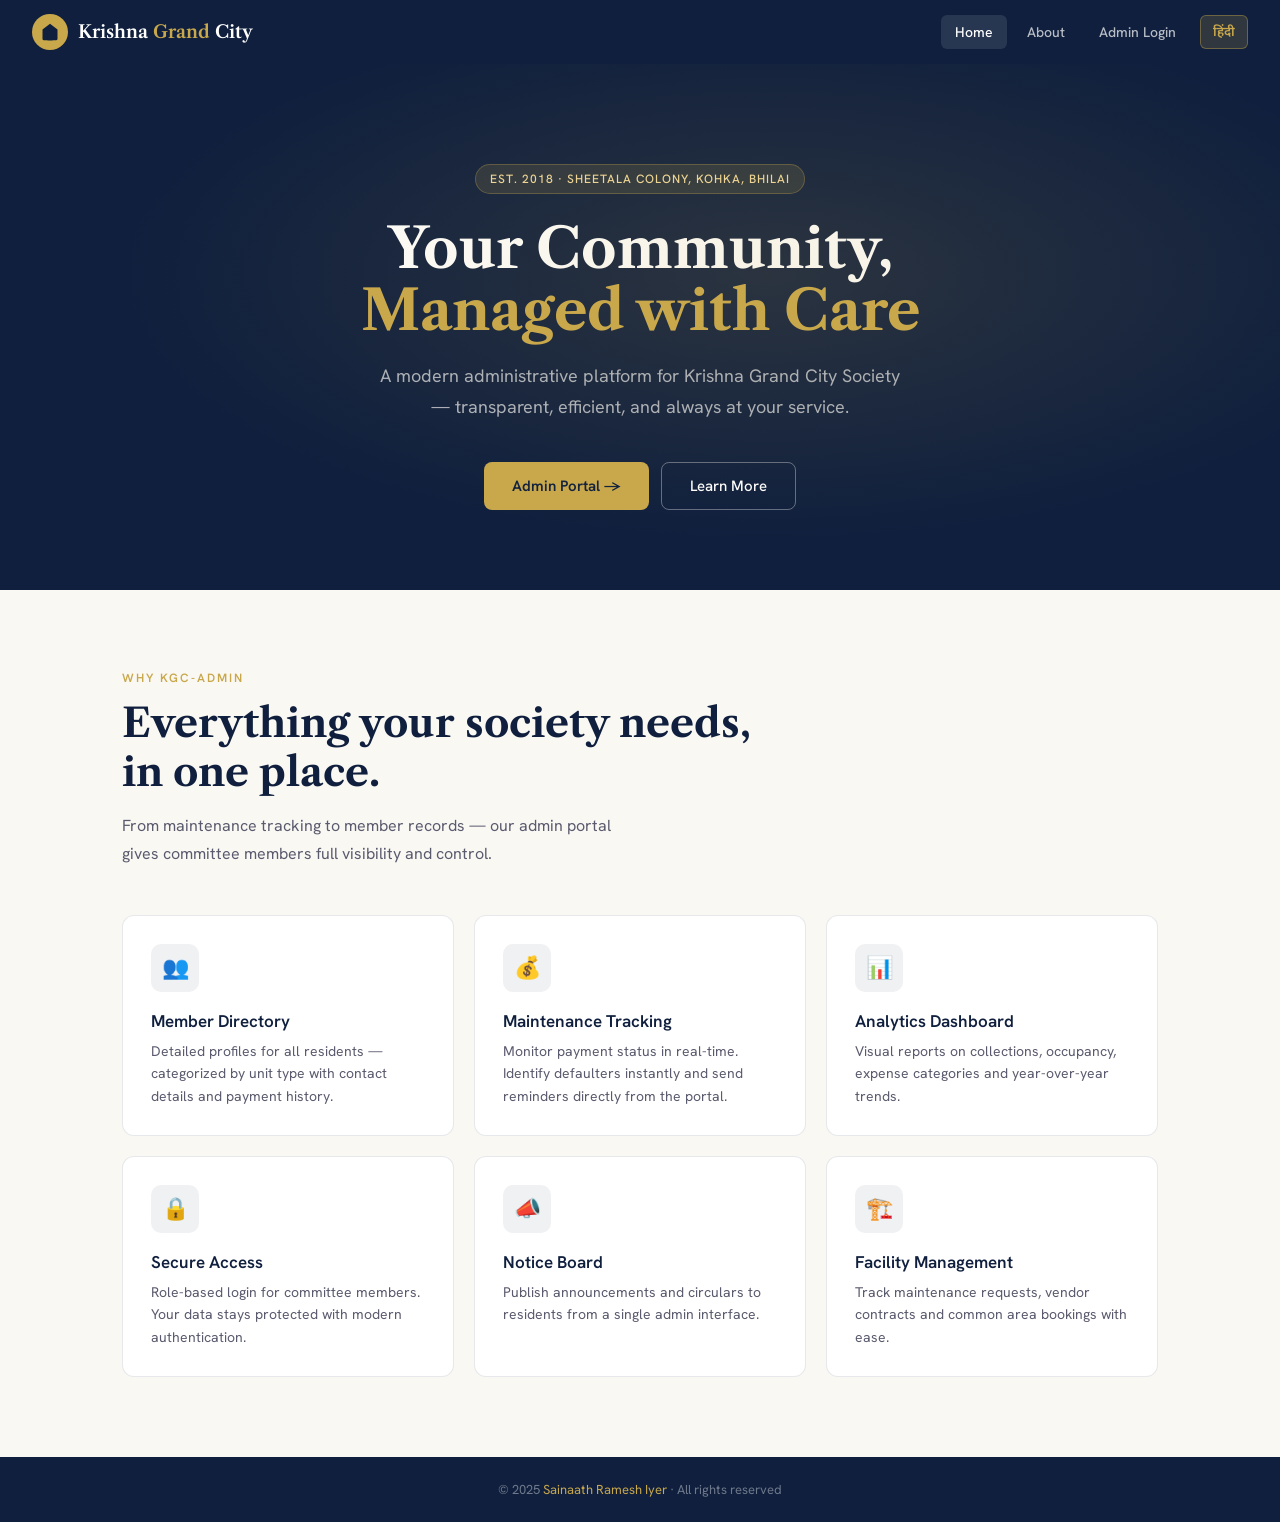
<file: index.html>
<!DOCTYPE html>
<html lang="en">
<head>
<!-- ═══════════════════════════════════════════════════
     KRISHNA GRAND CITY SOCIETY — Admin Portal
     File: krishna_grand_city_admin.html
     Version: 2.0
     Society: Krishna Grand City, Sheetala Colony, Kohka, Bhilai
     ═══════════════════════════════════════════════════ -->
<meta charset="UTF-8" />
<meta name="viewport" content="width=device-width, initial-scale=1.0" />
<title>Krishna Grand City Society</title>

<!-- Installable web app (PWA): manifest, icons and phone-browser colours -->
<link rel="manifest" href="manifest.webmanifest" />
<meta name="theme-color" content="#0f1f3d" />
<meta name="mobile-web-app-capable" content="yes" />
<meta name="apple-mobile-web-app-capable" content="yes" />
<meta name="apple-mobile-web-app-title" content="KGC" />
<meta name="apple-mobile-web-app-status-bar-style" content="black" />
<link rel="icon" type="image/png" sizes="32x32" href="favicon-32.png" />
<link rel="apple-touch-icon" href="apple-touch-icon.png" />

<!-- Google Fonts: Libre Caslon Text (headings) + Hanken Grotesk (body) -->
<link href="https://fonts.googleapis.com/css2?family=Libre+Caslon+Text:ital,wght@0,400;0,700;1,400&family=Hanken+Grotesk:wght@400;500;600;700&display=swap" rel="stylesheet" />
<!-- Hindi fonts: Rozha One (display/headings) + Noto Sans Devanagari (body) -->
<link rel="preconnect" href="https://fonts.googleapis.com">
<link rel="preconnect" href="https://fonts.gstatic.com" crossorigin>
<link href="https://fonts.googleapis.com/css2?family=Rozha+One&family=Noto+Sans+Devanagari:wght@400;500;600;700&display=swap" rel="stylesheet" />

<link rel="stylesheet" href="assets/app.css?v=93f90a52" />
</head>
<body data-kind="public" data-page="home">
<!-- Toast notifications host -->
<div id="toast-wrap" aria-live="polite" aria-atomic="false"></div>
<nav>
  <div class="nav-left">
  <button id="burger" class="burger no-translate" onclick="toggleMobileMenu()" aria-label="Open menu">&#9776;</button>
  <div class="nav-logo">
    <div class="nav-logo-mark">
      <!-- Society home icon -->
      <svg viewBox="0 0 24 24" width="20" height="20" fill="none">
        <path d="M3 9l9-7 9 7v11a2 2 0 01-2 2H5a2 2 0 01-2-2z" fill="#0f1f3d"/>
        <polyline points="9,22 9,12 15,12 15,22" fill="#0f1f3d"/>
      </svg>
    </div>
    <span class="nav-brand">Krishna<span> Grand</span> City</span>
  </div>
  </div><!-- /nav-left -->
  <div class="nav-links">
    <button class="nav-btn active" onclick="showPage('home')">Home</button>
    <button class="nav-btn" onclick="showPage('about')">About</button>
    <button class="nav-btn" id="nav-login-btn" onclick="showPage('login')">Admin Login</button>
    <button class="nav-btn" id="nav-logout-btn" style="display:none" onclick="logout()">Logout</button>
    <button class="nav-btn" id="nav-install-btn" onclick="kgcInstallApp()">Install app</button>
    <button id="lang-toggle" class="no-translate" onclick="toggleLanguage()">हिंदी</button>
  </div>
</nav>
<div id="page-home">
  <!-- Hero banner -->
  <div class="hero">
    <div class="hero-badge">Est. 2018 · Sheetala Colony, Kohka, Bhilai</div>
    <h1>Your Community,<br /><span>Managed with Care</span></h1>
    <p>A modern administrative platform for Krishna Grand City Society — transparent, efficient, and always at your service.</p>
    <div class="hero-actions">
      <button class="btn-primary" onclick="showPage('login')">Admin Portal →</button>
      <button class="btn-outline" onclick="showPage('about')">Learn More</button>
    </div>
  </div>

  <!-- Stats bar removed -->

  <!-- Feature highlights grid -->
  <div class="section">
    <div class="section-label">Why KGC-Admin</div>
    <h2 class="section-title">Everything your society needs,<br />in one place.</h2>
    <p class="section-sub">From maintenance tracking to member records — our admin portal gives committee members full visibility and control.</p>
    <div class="feature-grid">
      <div class="feature-card"><div class="feat-icon">👥</div><div class="feat-title">Member Directory</div><div class="feat-desc">Detailed profiles for all residents — categorized by unit type with contact details and payment history.</div></div>
      <div class="feature-card"><div class="feat-icon">💰</div><div class="feat-title">Maintenance Tracking</div><div class="feat-desc">Monitor payment status in real-time. Identify defaulters instantly and send reminders directly from the portal.</div></div>
      <div class="feature-card"><div class="feat-icon">📊</div><div class="feat-title">Analytics Dashboard</div><div class="feat-desc">Visual reports on collections, occupancy, expense categories and year-over-year trends.</div></div>
      <div class="feature-card"><div class="feat-icon">🔒</div><div class="feat-title">Secure Access</div><div class="feat-desc">Role-based login for committee members. Your data stays protected with modern authentication.</div></div>
      <div class="feature-card"><div class="feat-icon">📣</div><div class="feat-title">Notice Board</div><div class="feat-desc">Publish announcements and circulars to residents from a single admin interface.</div></div>
      <div class="feature-card"><div class="feat-icon">🏗️</div><div class="feat-title">Facility Management</div><div class="feat-desc">Track maintenance requests, vendor contracts and common area bookings with ease.</div></div>
    </div>
  </div>
  <div class="footer">© 2025 <span>Sainaath Ramesh Iyer</span> · All rights reserved</div>
</div>
<!-- Mobile navigation drawer (populated on open) -->
<div id="mobile-overlay" onclick="closeMobileMenu()"></div>
<div id="mobile-menu" aria-label="Navigation menu"></div>



<!-- Install banner + iPhone instructions -->
<div id="install-banner" role="dialog" aria-label="Install the KGC app">
  <img src="icon-192.png" alt="" />
  <div class="ib-text"><b>Install the KGC app</b>Open it from your home screen, full screen.</div>
  <button class="ib-go" onclick="kgcInstallApp()">Install</button>
  <button class="ib-no" onclick="kgcDismissInstall()" aria-label="Not now">&times;</button>
</div>

<div class="modal-overlay hidden" id="install-help-modal">
  <div class="modal-box" style="max-width:420px;">
    <div class="modal-header">
      <h2 class="modal-title">Install the KGC app</h2>
      <button class="modal-close" onclick="closeInstallHelp()">&times;</button>
    </div>
    <p style="font-size:14px;color:var(--text2);margin-bottom:8px;" id="install-help-intro">On iPhone and iPad, install it from Safari:</p>
    <ol class="install-steps" id="install-help-steps">
      <li>Tap the <b>Share</b> button at the bottom of Safari.</li>
      <li>Scroll down and tap <b>Add to Home Screen</b>.</li>
      <li>Tap <b>Add</b>. The KGC icon now opens the app full screen.</li>
    </ol>
    <div class="modal-actions"><button class="btn-add btn-gold" onclick="closeInstallHelp()">Got it</button></div>
  </div>
</div>

<script src="assets/app.js?v=93f90a52"></script>
</body>
</html>
</file>
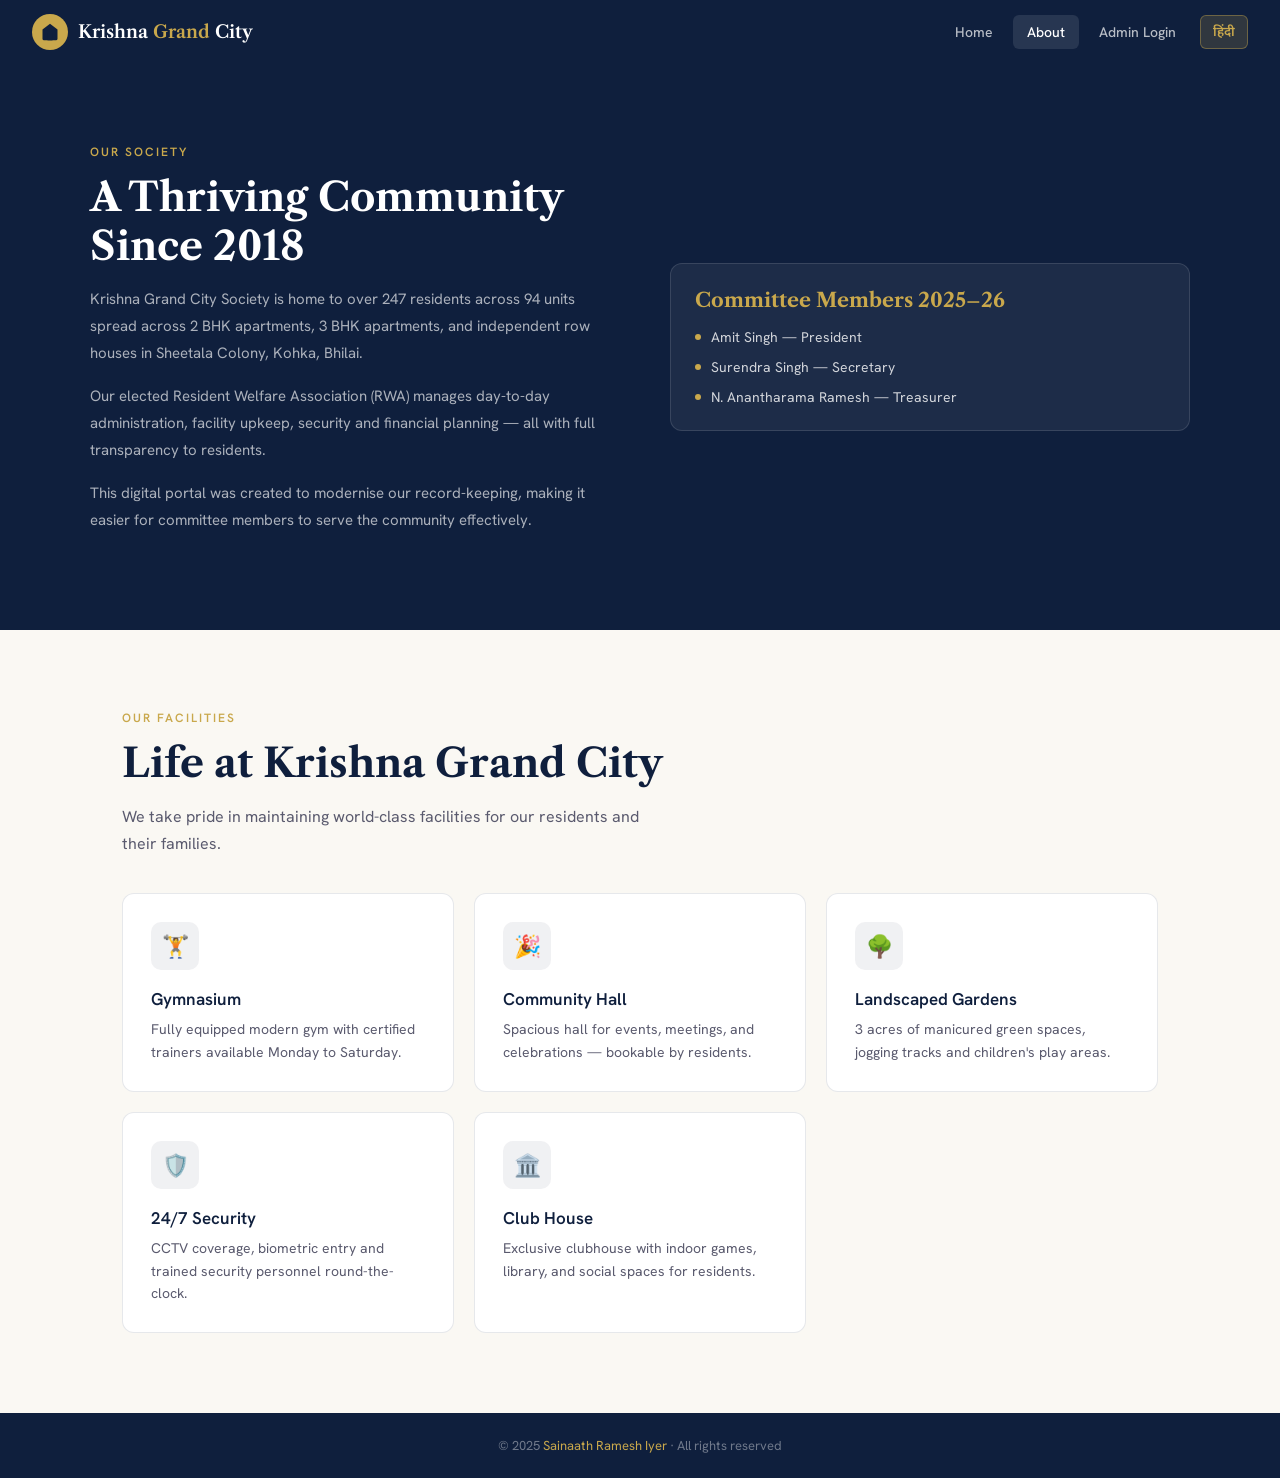
<file: about.html>
<!DOCTYPE html>
<html lang="en">
<head>
<!-- ═══════════════════════════════════════════════════
     KRISHNA GRAND CITY SOCIETY — Admin Portal
     File: krishna_grand_city_admin.html
     Version: 2.0
     Society: Krishna Grand City, Sheetala Colony, Kohka, Bhilai
     ═══════════════════════════════════════════════════ -->
<meta charset="UTF-8" />
<meta name="viewport" content="width=device-width, initial-scale=1.0" />
<title>About — Krishna Grand City Society</title>

<!-- Installable web app (PWA): manifest, icons and phone-browser colours -->
<link rel="manifest" href="manifest.webmanifest" />
<meta name="theme-color" content="#0f1f3d" />
<meta name="mobile-web-app-capable" content="yes" />
<meta name="apple-mobile-web-app-capable" content="yes" />
<meta name="apple-mobile-web-app-title" content="KGC" />
<meta name="apple-mobile-web-app-status-bar-style" content="black" />
<link rel="icon" type="image/png" sizes="32x32" href="favicon-32.png" />
<link rel="apple-touch-icon" href="apple-touch-icon.png" />

<!-- Google Fonts: Libre Caslon Text (headings) + Hanken Grotesk (body) -->
<link href="https://fonts.googleapis.com/css2?family=Libre+Caslon+Text:ital,wght@0,400;0,700;1,400&family=Hanken+Grotesk:wght@400;500;600;700&display=swap" rel="stylesheet" />
<!-- Hindi fonts: Rozha One (display/headings) + Noto Sans Devanagari (body) -->
<link rel="preconnect" href="https://fonts.googleapis.com">
<link rel="preconnect" href="https://fonts.gstatic.com" crossorigin>
<link href="https://fonts.googleapis.com/css2?family=Rozha+One&family=Noto+Sans+Devanagari:wght@400;500;600;700&display=swap" rel="stylesheet" />

<link rel="stylesheet" href="assets/app.css?v=93f90a52" />
</head>
<body data-kind="public" data-page="about">
<!-- Toast notifications host -->
<div id="toast-wrap" aria-live="polite" aria-atomic="false"></div>
<nav>
  <div class="nav-left">
  <button id="burger" class="burger no-translate" onclick="toggleMobileMenu()" aria-label="Open menu">&#9776;</button>
  <div class="nav-logo">
    <div class="nav-logo-mark">
      <!-- Society home icon -->
      <svg viewBox="0 0 24 24" width="20" height="20" fill="none">
        <path d="M3 9l9-7 9 7v11a2 2 0 01-2 2H5a2 2 0 01-2-2z" fill="#0f1f3d"/>
        <polyline points="9,22 9,12 15,12 15,22" fill="#0f1f3d"/>
      </svg>
    </div>
    <span class="nav-brand">Krishna<span> Grand</span> City</span>
  </div>
  </div><!-- /nav-left -->
  <div class="nav-links">
    <button class="nav-btn" onclick="showPage('home')">Home</button>
    <button class="nav-btn active" onclick="showPage('about')">About</button>
    <button class="nav-btn" id="nav-login-btn" onclick="showPage('login')">Admin Login</button>
    <button class="nav-btn" id="nav-logout-btn" style="display:none" onclick="logout()">Logout</button>
    <button class="nav-btn" id="nav-install-btn" onclick="kgcInstallApp()">Install app</button>
    <button id="lang-toggle" class="no-translate" onclick="toggleLanguage()">हिंदी</button>
  </div>
</nav>
<div id="page-about">
  <div class="about-section">
    <div class="about-inner">
      <div class="about-text">
        <div class="section-label">Our Society</div>
        <h2 class="section-title" style="color:#fff">A Thriving Community Since 2018</h2>
        <p>Krishna Grand City Society is home to over 247 residents across 94 units spread across 2 BHK apartments, 3 BHK apartments, and independent row houses in Sheetala Colony, Kohka, Bhilai.</p>
        <p>Our elected Resident Welfare Association (RWA) manages day-to-day administration, facility upkeep, security and financial planning — all with full transparency to residents.</p>
        <p>This digital portal was created to modernise our record-keeping, making it easier for committee members to serve the community effectively.</p>
      </div>
      <!-- Committee members 2024-25 -->
      <div class="about-card">
        <h4>Committee Members 2025–26</h4>
        <ul class="about-list">
          <li>Amit Singh — President</li>
          <li>Surendra Singh — Secretary</li>
          <li>N. Anantharama Ramesh — Treasurer</li>
          <!-- Add remaining committee members here when names are available -->
        </ul>
      </div>
    </div>
  </div>

  <!-- Facilities overview -->
  <div class="section">
    <div class="section-label">Our Facilities</div>
    <h2 class="section-title">Life at Krishna Grand City</h2>
    <p class="section-sub">We take pride in maintaining world-class facilities for our residents and their families.</p>
    <div class="feature-grid" style="margin-top:36px">
      <div class="feature-card"><div class="feat-icon">🏋️</div><div class="feat-title">Gymnasium</div><div class="feat-desc">Fully equipped modern gym with certified trainers available Monday to Saturday.</div></div>
      <div class="feature-card"><div class="feat-icon">🎉</div><div class="feat-title">Community Hall</div><div class="feat-desc">Spacious hall for events, meetings, and celebrations — bookable by residents.</div></div>
      <div class="feature-card"><div class="feat-icon">🌳</div><div class="feat-title">Landscaped Gardens</div><div class="feat-desc">3 acres of manicured green spaces, jogging tracks and children's play areas.</div></div>
      <div class="feature-card"><div class="feat-icon">🛡️</div><div class="feat-title">24/7 Security</div><div class="feat-desc">CCTV coverage, biometric entry and trained security personnel round-the-clock.</div></div>
      <div class="feature-card"><div class="feat-icon">🏛️</div><div class="feat-title">Club House</div><div class="feat-desc">Exclusive clubhouse with indoor games, library, and social spaces for residents.</div></div>
    </div>
  </div>
  <div class="footer">© 2025 <span>Sainaath Ramesh Iyer</span> · All rights reserved</div>
</div>
<!-- Mobile navigation drawer (populated on open) -->
<div id="mobile-overlay" onclick="closeMobileMenu()"></div>
<div id="mobile-menu" aria-label="Navigation menu"></div>



<!-- Install banner + iPhone instructions -->
<div id="install-banner" role="dialog" aria-label="Install the KGC app">
  <img src="icon-192.png" alt="" />
  <div class="ib-text"><b>Install the KGC app</b>Open it from your home screen, full screen.</div>
  <button class="ib-go" onclick="kgcInstallApp()">Install</button>
  <button class="ib-no" onclick="kgcDismissInstall()" aria-label="Not now">&times;</button>
</div>

<div class="modal-overlay hidden" id="install-help-modal">
  <div class="modal-box" style="max-width:420px;">
    <div class="modal-header">
      <h2 class="modal-title">Install the KGC app</h2>
      <button class="modal-close" onclick="closeInstallHelp()">&times;</button>
    </div>
    <p style="font-size:14px;color:var(--text2);margin-bottom:8px;" id="install-help-intro">On iPhone and iPad, install it from Safari:</p>
    <ol class="install-steps" id="install-help-steps">
      <li>Tap the <b>Share</b> button at the bottom of Safari.</li>
      <li>Scroll down and tap <b>Add to Home Screen</b>.</li>
      <li>Tap <b>Add</b>. The KGC icon now opens the app full screen.</li>
    </ol>
    <div class="modal-actions"><button class="btn-add btn-gold" onclick="closeInstallHelp()">Got it</button></div>
  </div>
</div>

<script src="assets/app.js?v=93f90a52"></script>
</body>
</html>
</file>
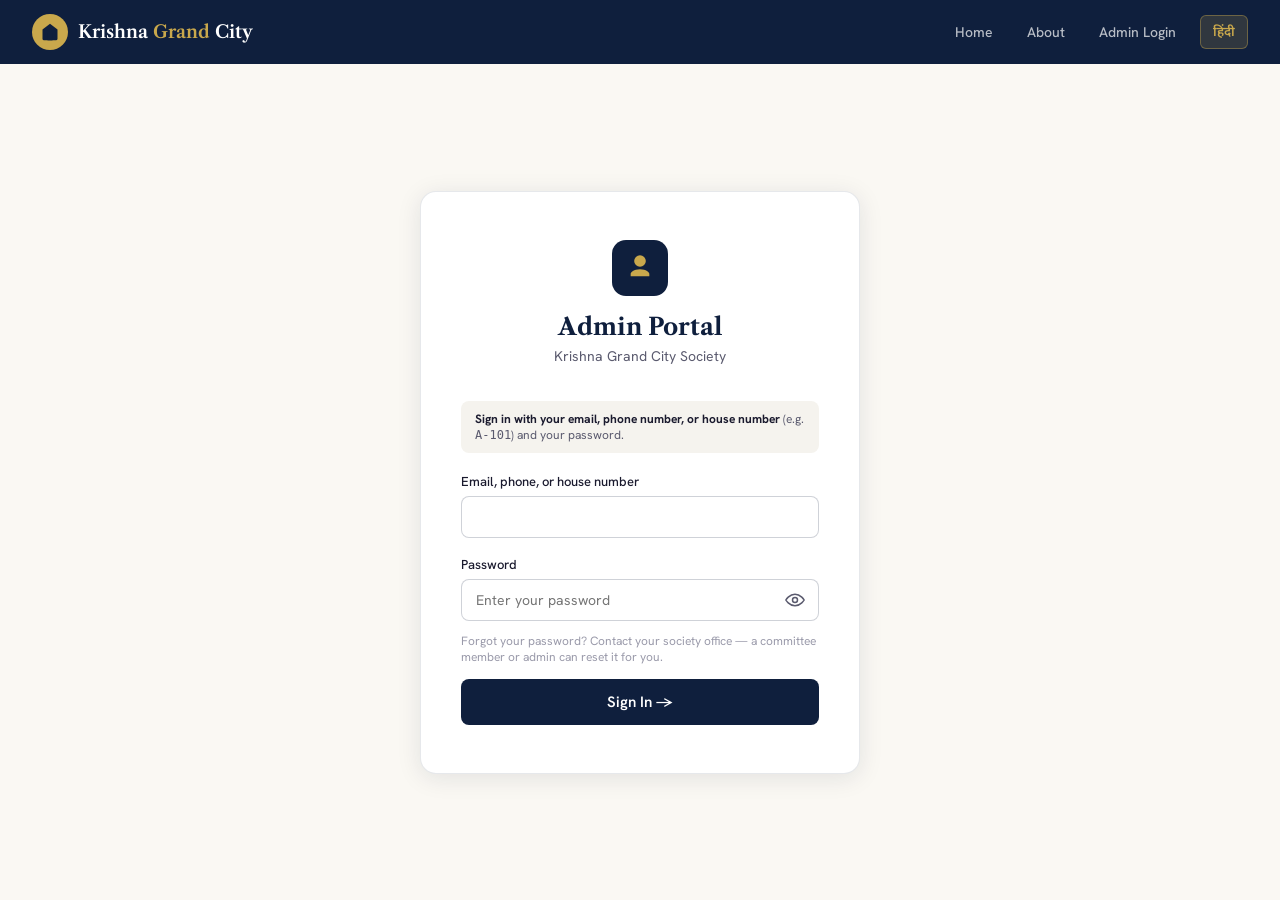
<file: access.html>
<!DOCTYPE html>
<html lang="en">
<head>
<!-- ═══════════════════════════════════════════════════
     KRISHNA GRAND CITY SOCIETY — Admin Portal
     File: krishna_grand_city_admin.html
     Version: 2.0
     Society: Krishna Grand City, Sheetala Colony, Kohka, Bhilai
     ═══════════════════════════════════════════════════ -->
<meta charset="UTF-8" />
<meta name="viewport" content="width=device-width, initial-scale=1.0" />
<title>KGC Admin — Access control</title>

<!-- Installable web app (PWA): manifest, icons and phone-browser colours -->
<link rel="manifest" href="manifest.webmanifest" />
<meta name="theme-color" content="#0f1f3d" />
<meta name="mobile-web-app-capable" content="yes" />
<meta name="apple-mobile-web-app-capable" content="yes" />
<meta name="apple-mobile-web-app-title" content="KGC" />
<meta name="apple-mobile-web-app-status-bar-style" content="black" />
<link rel="icon" type="image/png" sizes="32x32" href="favicon-32.png" />
<link rel="apple-touch-icon" href="apple-touch-icon.png" />

<!-- Google Fonts: Libre Caslon Text (headings) + Hanken Grotesk (body) -->
<link href="https://fonts.googleapis.com/css2?family=Libre+Caslon+Text:ital,wght@0,400;0,700;1,400&family=Hanken+Grotesk:wght@400;500;600;700&display=swap" rel="stylesheet" />
<!-- Hindi fonts: Rozha One (display/headings) + Noto Sans Devanagari (body) -->
<link rel="preconnect" href="https://fonts.googleapis.com">
<link rel="preconnect" href="https://fonts.gstatic.com" crossorigin>
<link href="https://fonts.googleapis.com/css2?family=Rozha+One&family=Noto+Sans+Devanagari:wght@400;500;600;700&display=swap" rel="stylesheet" />

<link rel="stylesheet" href="assets/app.css?v=93f90a52" />
</head>
<body data-kind="dash" data-view="access" data-page="access">
<!-- Toast notifications host -->
<div id="toast-wrap" aria-live="polite" aria-atomic="false"></div>
<nav>
  <div class="nav-left">
  <button id="burger" class="burger no-translate" onclick="toggleMobileMenu()" aria-label="Open menu">&#9776;</button>
  <div class="nav-logo">
    <div class="nav-logo-mark">
      <!-- Society home icon -->
      <svg viewBox="0 0 24 24" width="20" height="20" fill="none">
        <path d="M3 9l9-7 9 7v11a2 2 0 01-2 2H5a2 2 0 01-2-2z" fill="#0f1f3d"/>
        <polyline points="9,22 9,12 15,12 15,22" fill="#0f1f3d"/>
      </svg>
    </div>
    <span class="nav-brand">Krishna<span> Grand</span> City</span>
  </div>
  </div><!-- /nav-left -->
  <div class="nav-links">
    <button class="nav-btn" onclick="showPage('home')">Home</button>
    <button class="nav-btn" onclick="showPage('about')">About</button>
    <button class="nav-btn" id="nav-login-btn" onclick="showPage('login')">Admin Login</button>
    <button class="nav-btn" id="nav-logout-btn" style="display:none" onclick="logout()">Logout</button>
    <button class="nav-btn" id="nav-install-btn" onclick="kgcInstallApp()">Install app</button>
    <button id="lang-toggle" class="no-translate" onclick="toggleLanguage()">हिंदी</button>
  </div>
</nav>
<div id="page-dashboard">
  <div class="dash-layout">

    <!-- ── SIDEBAR NAVIGATION ── -->
    <aside class="sidebar">
      <div class="sidebar-section">
        <div class="sidebar-label">Main</div>
        <!-- Members section button — admin & committee tiers only -->
        <button class="sb-btn active" id="sb-members" onclick="showDash('members')">
          <svg viewBox="0 0 24 24" fill="none" stroke="currentColor" stroke-width="2"><path d="M17 21v-2a4 4 0 00-4-4H5a4 4 0 00-4 4v2"/><circle cx="9" cy="7" r="4"/><path d="M23 21v-2a4 4 0 00-3-3.87M16 3.13a4 4 0 010 7.75"/></svg>
          Members
        </button>
        <!-- My Profile / Home button — resident tier only -->
        <button class="sb-btn perm-hidden" id="sb-myprofile" onclick="showDash('resident-home')">
          <svg viewBox="0 0 24 24" fill="none" stroke="currentColor" stroke-width="2"><path d="M20 21v-2a4 4 0 00-4-4H8a4 4 0 00-4 4v2"/><circle cx="12" cy="7" r="4"/></svg>
          My Profile
        </button>
        <!-- My Bills — resident tier only -->
        <button class="sb-btn perm-hidden" id="sb-res-bills" onclick="showDash('res-bills')">
          <svg viewBox="0 0 24 24" fill="none" stroke="currentColor" stroke-width="2"><rect x="2" y="5" width="20" height="14" rx="2"/><line x1="2" y1="10" x2="22" y2="10"/></svg>
          My Bills
        </button>
        <!-- My Complaints — resident tier only -->
        <button class="sb-btn perm-hidden" id="sb-res-complaints" onclick="showDash('res-complaints')">
          <svg viewBox="0 0 24 24" fill="none" stroke="currentColor" stroke-width="2"><circle cx="12" cy="12" r="10"/><line x1="12" y1="8" x2="12" y2="12"/><line x1="12" y1="16" x2="12.01" y2="16"/></svg>
          My Complaints
        </button>
        <!-- Analytics section button — admin tier only -->
        <button class="sb-btn" id="sb-finances" onclick="showDash('finances')">
          <svg viewBox="0 0 24 24" fill="none" stroke="currentColor" stroke-width="2"><line x1="12" y1="1" x2="12" y2="23"/><path d="M17 5H9.5a3.5 3.5 0 000 7h5a3.5 3.5 0 010 7H6"/></svg>
          Finances
        </button>
      </div>
      <div class="sidebar-section">
        <div class="sidebar-label">Management</div>
        <!-- Notice Board button -->
        <button class="sb-btn" id="sb-notices" onclick="showDash('notices')">
          <svg viewBox="0 0 24 24" fill="none" stroke="currentColor" stroke-width="2"><rect x="3" y="4" width="18" height="18" rx="2"/><line x1="16" y1="2" x2="16" y2="6"/><line x1="8" y1="2" x2="8" y2="6"/><line x1="3" y1="10" x2="21" y2="10"/></svg>
          Notice Board
        </button>
        <!-- Complaints button -->
        <button class="sb-btn" id="sb-complaints" onclick="showDash('complaints')">
          <svg viewBox="0 0 24 24" fill="none" stroke="currentColor" stroke-width="2"><circle cx="12" cy="12" r="10"/><line x1="12" y1="8" x2="12" y2="12"/><line x1="12" y1="16" x2="12.01" y2="16"/></svg>
          Complaints
        </button>
        <!-- Bills button -->
        <button class="sb-btn" id="sb-bills" onclick="showDash('bills')">
          <svg viewBox="0 0 24 24" fill="none" stroke="currentColor" stroke-width="2"><rect x="2" y="5" width="20" height="14" rx="2"/><line x1="2" y1="10" x2="22" y2="10"/></svg>
          Maintenance Bills
        </button>
        <!-- Facilities button -->
        <button class="sb-btn" id="sb-facilities" onclick="showDash('facilities')">
          <svg viewBox="0 0 24 24" fill="none" stroke="currentColor" stroke-width="2"><rect x="2" y="3" width="20" height="14" rx="2"/><line x1="8" y1="21" x2="16" y2="21"/><line x1="12" y1="17" x2="12" y2="21"/></svg>
          Facilities
        </button>
        <!-- Access Control — administrator account only -->
        <button class="sb-btn perm-hidden" id="sb-access" onclick="showDash('access')">
          <svg viewBox="0 0 24 24" fill="none" stroke="currentColor" stroke-width="2"><path d="M12 22s8-4 8-10V5l-8-3-8 3v7c0 6 8 10 8 10z"/><polyline points="9 12 11 14 15 10"/></svg>
          Access Control
        </button>
      </div>
      <!-- Logged-in user info panel at sidebar bottom -->
      <div class="sb-user">
        <div style="display:flex;align-items:center;gap:10px;">
          <div class="sb-avatar" id="sb-avatar-initials">RS</div>
          <div>
            <div style="font-size:13px;font-weight:500;color:#fff;" id="sb-user-name">Rajiv Sharma</div>
            <div style="font-size:11px;color:rgba(255,255,255,0.45);" id="sb-user-role">President</div>
          </div>
        </div>
        <button type="button" onclick="openChangePasswordModal()"
                style="margin-top:10px;width:100%;background:none;border:1px solid rgba(255,255,255,0.15);color:rgba(255,255,255,0.65);font-size:11px;padding:6px 8px;border-radius:6px;cursor:pointer;">
          🔒 Change Password
        </button>
      </div>
    </aside>

    <!-- ── CHANGE PASSWORD MODAL ── -->
    <div id="change-password-modal" class="hidden" style="position:fixed;inset:0;background:rgba(0,0,0,0.55);z-index:999;display:flex;align-items:center;justify-content:center;">
      <div style="background:var(--bg-card, #fff);border-radius:12px;padding:28px;width:340px;max-width:90vw;">
        <h3 style="margin:0 0 14px;">Change Password</h3>
        <div id="cp-error" class="error-msg hidden" style="margin-bottom:10px;"></div>
        <div id="cp-success" class="hidden" style="margin-bottom:10px;color:#1a7a3c;font-size:13px;"></div>
        <div class="form-group">
          <label class="form-label">Current password</label>
          <input class="form-input" type="password" id="cp-current" />
        </div>
        <div class="form-group">
          <label class="form-label">New password (min. 8 characters)</label>
          <input class="form-input" type="password" id="cp-new" />
        </div>
        <div style="display:flex;gap:8px;margin-top:16px;">
          <button class="btn-full" id="cp-submit-btn" onclick="submitChangePassword()">Update Password</button>
          <button type="button" onclick="closeChangePasswordModal()"
                  style="background:none;border:1px solid #ccc;border-radius:8px;padding:0 16px;cursor:pointer;">Cancel</button>
        </div>
      </div>
    </div>

    <!-- ── MAIN CONTENT AREA ── -->
    <main class="dash-main">

      <!-- ══════════════════════════════════════════════
           ACCESS CONTROL VIEW (administrator only)
           ══════════════════════════════════════════════ -->
      <div id="dash-access">
        <div class="page-header">
          <div>
            <h2 class="page-title">Access Control</h2>
            <p class="page-sub">Give a resident an access level, or take it back. They keep signing in with their own house number or mobile and password.</p>
          </div>
        </div>
        <div class="metrics-grid">
          <div class="metric-card"><div class="metric-lbl">Residents</div><div class="metric-val" id="ac-k-total">0</div></div>
          <div class="metric-card"><div class="metric-lbl">With an access level</div><div class="metric-val" id="ac-k-roles">0</div></div>
          <div class="metric-card"><div class="metric-lbl">Without a login</div><div class="metric-val" id="ac-k-nologin" style="color:var(--text2)">0</div></div>
        </div>
        <div class="filter-tabs" id="ac-tabs">
          <button class="ftab active" onclick="setAccessFilter('all', this)">All</button>
          <button class="ftab" onclick="setAccessFilter('roles', this)">With access</button>
          <button class="ftab" onclick="setAccessFilter('residents', this)">Residents only</button>
          <button class="ftab" onclick="setAccessFilter('nologin', this)">No login</button>
        </div>
        <div class="table-wrap">
          <div class="table-top">
            <div class="search-box">
              <svg viewBox="0 0 24 24" width="14" height="14" fill="none" stroke="#9a9aaa" stroke-width="2"><circle cx="11" cy="11" r="8"/><line x1="21" y1="21" x2="16.65" y2="16.65"/></svg>
              <input type="text" placeholder="Search by name, house, mobile..." oninput="setAccessSearch(this.value)" />
            </div>
            <div style="font-size:13px;color:var(--text2);" id="ac-count"></div>
          </div>
          <div style="overflow-x:auto;">
            <table>
              <thead><tr><th>House No.</th><th>Resident</th><th>Login ID</th><th>Access level</th><th></th></tr></thead>
              <tbody id="ac-tbody"></tbody>
            </table>
          </div>
        </div>
        <div class="info-section" style="margin-top:20px;" id="ac-accounts-box">
          <h3>Office accounts (not tied to a house)</h3>
          <div id="ac-accounts" style="font-size:13px;color:var(--text2);"></div>
        </div>
      </div>

      <!-- ── VIEW BILL PAYMENTS MODAL (committee/admin side download access) ── -->
      <div class="modal-overlay hidden" id="bill-payments-modal">
        <div class="modal-box">
          <div class="modal-header">
            <h2 class="modal-title">Payment History</h2>
            <button class="modal-close" onclick="closeBillPaymentsModal()">✕</button>
          </div>
          <div id="bill-payments-content" style="max-height:360px;overflow-y:auto;"></div>
          <div class="modal-actions">
            <button class="btn-add btn-gold" onclick="closeBillPaymentsModal()">Close</button>
          </div>
        </div>
      </div>

      <!-- ── GENERATE BILLS MODAL ── -->
      <div class="modal-overlay hidden" id="generate-bills-modal">
        <div class="modal-box">
          <div class="modal-header">
            <h2 class="modal-title">Generate Monthly Bills</h2>
            <button class="modal-close" onclick="closeGenerateBillsModal()">✕</button>
          </div>
          <p style="font-size:13px;color:var(--text2);margin-bottom:14px;">
            Creates one bill for every active member, using their unit type's current rate.
            Members who already have a bill for this month are automatically skipped — safe to run more than once.
          </p>
          <div class="form-row">
            <div class="form-group">
              <label class="form-label">Billing Month *</label>
              <input class="form-input" id="gb-month" type="month" />
            </div>
            <div class="form-group">
              <label class="form-label">Financial Year *</label>
              <select class="form-select" id="gb-fy">
                <!-- Populated by populateFYDropdown() — spans 100 years -->
              </select>
            </div>
          </div>
          <div id="gb-error" class="error-msg hidden"></div>
          <div id="gb-result" class="hidden" style="font-size:14px;background:var(--surface2);padding:12px;border-radius:8px;margin-top:8px;"></div>
          <div class="modal-actions">
            <button class="btn-cancel" onclick="closeGenerateBillsModal()">Close</button>
            <button class="btn-add btn-gold" id="gb-submit-btn" onclick="submitGenerateBills()">Generate</button>
          </div>
        </div>
      </div>

      <!-- ── RECORD PAYMENT MODAL ── -->
      <div class="modal-overlay hidden" id="payment-modal">
        <div class="modal-box">
          <div class="modal-header">
            <h2 class="modal-title">Record Payment</h2>
            <button class="modal-close" onclick="closePaymentModal()">✕</button>
          </div>
          <p id="pay-bill-summary" style="font-size:13px;color:var(--text2);margin-bottom:14px;"></p>
          <div class="form-row">
            <div class="form-group">
              <label class="form-label">Amount Paid (₹) *</label>
              <input class="form-input" id="pay-amount" type="number" min="0" step="0.01" />
            </div>
            <div class="form-group">
              <label class="form-label">Payment Date</label>
              <input class="form-input" id="pay-date" type="date" />
            </div>
          </div>
          <div class="form-group">
            <label class="form-label">Payment Mode *</label>
            <select class="form-select" id="pay-mode" onchange="onPaymentModeChange()">
              <option value="cash">Cash</option>
              <option value="cheque">Cheque</option>
              <option value="online_upi">UPI</option>
              <option value="online_neft">Bank Transfer — NEFT</option>
              <option value="online_imps">Bank Transfer — IMPS</option>
              <option value="online_rtgs">Bank Transfer — RTGS</option>
              <option value="demand_draft">Demand Draft</option>
            </select>
          </div>

          <!-- Manual bill/receipt tracking — always available, independent of payment mode.
               Useful when your society still keeps a physical bill book alongside the digital records. -->
          <div class="form-row">
            <div class="form-group">
              <label class="form-label">Bill No. (manual receipt number)</label>
              <input class="form-input" id="pay-receipt-manual" placeholder="e.g. 00456" />
            </div>
            <div class="form-group">
              <label class="form-label">Bill Book No.</label>
              <input class="form-input" id="pay-bill-book" placeholder="e.g. BB-12" />
            </div>
          </div>

          <!-- Cheque-specific fields -->
          <div id="pay-fields-cheque" class="hidden">
            <div class="form-row">
              <div class="form-group"><label class="form-label">Cheque Number *</label><input class="form-input" id="pay-cheque-number" /></div>
              <div class="form-group"><label class="form-label">Cheque Date *</label><input class="form-input" id="pay-cheque-date" type="date" /></div>
            </div>
            <div class="form-group"><label class="form-label">Bank Name</label><input class="form-input" id="pay-bank-name" /></div>
          </div>

          <!-- UPI-specific field -->
          <div id="pay-fields-upi" class="hidden">
            <div class="form-row">
              <div class="form-group"><label class="form-label">UPI Transaction ID *</label><input class="form-input" id="pay-upi-txn" /></div>
              <div class="form-group"><label class="form-label">UPI App</label><input class="form-input" id="pay-upi-app" placeholder="e.g. GPay, PhonePe" /></div>
            </div>
          </div>

          <!-- Bank transfer (NEFT/IMPS/RTGS) fields -->
          <div id="pay-fields-transfer" class="hidden">
            <div class="form-row">
              <div class="form-group"><label class="form-label">Bank Reference No. (UTR) *</label><input class="form-input" id="pay-bank-ref" /></div>
              <div class="form-group"><label class="form-label">Bank Name</label><input class="form-input" id="pay-transfer-bank" /></div>
            </div>
          </div>

          <!-- Demand draft fields -->
          <div id="pay-fields-dd" class="hidden">
            <div class="form-row">
              <div class="form-group"><label class="form-label">DD Number</label><input class="form-input" id="pay-dd-number" /></div>
              <div class="form-group"><label class="form-label">DD Date</label><input class="form-input" id="pay-dd-date" type="date" /></div>
            </div>
            <div class="form-group"><label class="form-label">DD Bank Name</label><input class="form-input" id="pay-dd-bank" /></div>
          </div>

          <div class="form-group">
            <label class="form-label">Remarks</label>
            <input class="form-input" id="pay-remarks" placeholder="Optional note" />
          </div>
          <div id="pay-error" class="error-msg hidden"></div>
          <div class="modal-actions">
            <button class="btn-cancel" onclick="closePaymentModal()">Cancel</button>
            <button class="btn-add btn-gold" id="pay-submit-btn" onclick="submitPayment()">Record Payment</button>
          </div>
        </div>
      </div>

    </main>
  </div>
</div>


<!-- ════════════════════════════════════════════════════════════
     ADD MEMBER MODAL
     Includes owner photo upload, owner-name field for tenants
     ════════════════════════════════════════════════════════════ -->
<div class="modal-overlay hidden" id="add-modal">
  <div class="modal-box modal-box-lg">
    <div class="modal-header">
      <h2 class="modal-title" id="add-modal-title">Add New Member</h2>
      <button class="modal-close" onclick="closeAddModal()">✕</button>
    </div>

    <!-- Owner photo upload -->
    <div class="form-group">
      <label class="form-label">Owner / Resident Photo</label>
      <div class="img-upload-area" onclick="document.getElementById('f-photo-input').click()">
        <img id="f-photo-preview" class="img-upload-preview" alt="Photo preview" />
        <input type="file" id="f-photo-input" accept="image/*" onchange="previewPhoto(this)" style="display:none" />
        <div id="f-upload-icon" style="font-size:28px;margin-bottom:8px;">📷</div>
        <div class="img-upload-label">Click to upload photo</div>
        <div class="img-upload-hint">JPG, PNG, WEBP · Max 2 MB</div>
      </div>
      <p style="font-size:11px;color:var(--text2);margin-top:4px;">Photo preview only for now — saving photos requires file storage setup, coming in a future step.</p>
    </div>

    <div class="form-row">
      <div class="form-group">
        <label class="form-label">Full Name *</label>
        <input class="form-input" id="f-name" placeholder="e.g. Rahul Gupta" />
      </div>
      <div class="form-group">
        <label class="form-label">House Number *</label>
        <input class="form-input" id="f-house" placeholder="e.g. Kingston - 05, Shop - 12" />
      </div>
    </div>
    <div class="form-row">
      <div class="form-group">
        <label class="form-label">Unit Type *</label>
        <select class="form-select" id="f-type">
          <option value="">Select type</option>
          <option value="2bhk">2 BHK</option>
          <option value="3bhk">3 BHK</option>
          <option value="rowhouse">Row House</option>
          <option value="shop">Shop</option>
        </select>
      </div>
      <div class="form-group">
        <label class="form-label">Phone Number *</label>
        <input class="form-input" id="f-phone" placeholder="e.g. 98765 43210" />
      </div>
    </div>
    <div class="form-group">
      <label class="form-label">Email</label>
      <input class="form-input" id="f-email" placeholder="email@example.com" />
    </div>
    <div class="form-group">
      <label class="form-label">Vehicle Registration No.</label>
      <input class="form-input" id="f-vehicle" placeholder="e.g. CG-07 AB 1234 (leave blank if none)" />
    </div>
    <div class="form-row">
      <div class="form-group">
        <label class="form-label">Emergency Contact Name</label>
        <input class="form-input" id="f-emergency-name" placeholder="e.g. Ravi Krishnan" />
      </div>
      <div class="form-group">
        <label class="form-label">Emergency Contact Phone</label>
        <input class="form-input" id="f-emergency-phone" placeholder="10-digit number" />
      </div>
    </div>
    <div id="modal-error" class="error-msg hidden">Please fill in all required fields (Name, House No., Unit Type, Phone).</div>
    <div class="modal-actions">
      <button class="btn-cancel" onclick="closeAddModal()">Cancel</button>
      <button class="btn-add btn-gold" id="add-member-submit-btn" onclick="addMember()">Add Member</button>
    </div>
  </div>
</div>


<!-- ════════════════════════════════════════════════════════════
     EDIT EXPENSE MODAL — admin/president/secretary/treasurer only
     ════════════════════════════════════════════════════════════ -->
<div class="modal-overlay hidden" id="edit-expense-modal">
  <div class="modal-box" style="max-width:560px;">
    <div class="modal-header">
      <h2 class="modal-title">Edit Expense</h2>
      <button class="modal-close" onclick="closeEditExpenseModal()">✕</button>
    </div>
    <div style="font-size:12px;color:var(--text2);margin-bottom:14px;" id="ee-voucher-label"></div>

    <div class="form-row">
      <div class="form-group">
        <label class="form-label">Date *</label>
        <input class="form-input" type="date" id="ee-date" />
      </div>
      <div class="form-group">
        <label class="form-label">Category *</label>
        <select class="form-select" id="ee-category"></select>
      </div>
    </div>

    <div class="form-group">
      <label class="form-label">Description *</label>
      <input class="form-input" id="ee-description" />
    </div>

    <div class="form-row">
      <div class="form-group">
        <label class="form-label">Payee Name *</label>
        <input class="form-input" id="ee-payee" />
      </div>
      <div class="form-group">
        <label class="form-label">GST Number</label>
        <input class="form-input" id="ee-gst-number" placeholder="Optional" />
      </div>
    </div>

    <div class="form-row">
      <div class="form-group">
        <label class="form-label">Amount (₹) *</label>
        <input class="form-input" type="number" id="ee-amount" min="0" />
      </div>
      <div class="form-group">
        <label class="form-label">GST Amount (₹)</label>
        <input class="form-input" type="number" id="ee-gst-amount" min="0" placeholder="0" />
      </div>
    </div>

    <div class="form-row">
      <div class="form-group">
        <label class="form-label">Bill Number</label>
        <input class="form-input" id="ee-bill-number" placeholder="Optional" />
      </div>
      <div class="form-group">
        <label class="form-label">Payment Method *</label>
        <select class="form-select" id="ee-payment-mode">
          <option value="cash">Cash</option>
          <option value="cheque">Cheque</option>
          <option value="online_upi">UPI</option>
          <option value="online_neft">NEFT</option>
          <option value="online_rtgs">RTGS</option>
          <option value="demand_draft">Demand Draft</option>
        </select>
      </div>
    </div>

    <div id="ee-error" class="error-msg hidden"></div>
    <div class="modal-actions">
      <button class="btn-cancel" onclick="closeEditExpenseModal()">Cancel</button>
      <button class="btn-add btn-gold" id="ee-submit-btn" onclick="submitEditExpense()">Save Changes</button>
    </div>
  </div>
</div>

<!-- NEW EXPENSE DIALOG (opened from Finances ▸ New Record ▸ New Expense) -->
<div class="modal-overlay hidden" id="expense-modal">
  <div class="modal-box" style="max-width:600px;">
    <div class="modal-header">
      <h2 class="modal-title">Record New Expense</h2>
      <button class="modal-close" onclick="closeExpenseModal()">&times;</button>
    </div>

    <div class="form-row">
      <!-- Date picker -->
      <div class="form-group">
        <label class="form-label">Date *</label>
        <input class="form-input" type="date" id="fin-date" />
      </div>
      <!-- Category dropdown with "Add category" option -->
      <div class="form-group">
        <label class="form-label">Category *</label>
        <div style="display:flex;gap:8px;">
          <select class="form-select" id="fin-category" style="flex:1;">
            <option value="">Select category</option>
            <option value="Lift Maintenance">Lift Maintenance</option>
            <option value="Labour Salary">Labour Salary</option>
            <option value="Security Salary">Security Salary</option>
            <option value="Housekeeping Salary">Housekeeping Salary</option>
            <option value="Electricity">Electricity</option>
            <option value="Water">Water</option>
            <option value="Generator Maintenance">Generator Maintenance</option>
            <option value="Plumbing Repairs">Plumbing Repairs</option>
            <option value="Electrical Repairs">Electrical Repairs</option>
            <option value="Pest Control">Pest Control</option>
            <option value="Garden / Landscaping">Garden / Landscaping</option>
            <option value="CCTV / Security System">CCTV / Security System</option>
            <option value="Painting">Painting</option>
            <option value="Stationery">Stationery</option>
            <option value="Bank Charges">Bank Charges</option>
            <option value="Audit Fees">Audit Fees</option>
            <option value="Festival / Events">Festival / Events</option>
            <option value="Others">Others</option>
          </select>
          <button class="btn-add" onclick="addFinanceCategory()" title="Add new category" style="padding:0 12px;flex-shrink:0;">+</button>
        </div>
      </div>
    </div>

    <div class="form-group">
      <label class="form-label">Description *</label>
      <input class="form-input" id="fin-description" placeholder="Brief description of the expense" />
    </div>

    <div class="form-row">
      <div class="form-group">
        <label class="form-label">Payee Name *</label>
        <input class="form-input" id="fin-payee" placeholder="Vendor / contractor name" />
      </div>
      <div class="form-group">
        <label class="form-label">GST Number <span style="font-weight:400;color:var(--text2);">(optional)</span></label>
        <input class="form-input" id="fin-gst-number" placeholder="e.g. 22AAAAA0000A1Z5" />
      </div>
    </div>

    <div class="form-row">
      <div class="form-group">
        <label class="form-label">Amount (₹) *</label>
        <input class="form-input" type="number" id="fin-amount" placeholder="e.g. 12500" min="0" />
      </div>
      <div class="form-group">
        <label class="form-label">GST Amount (₹) <span style="font-weight:400;color:var(--text2);">(optional)</span></label>
        <input class="form-input" type="number" id="fin-gst-amount" placeholder="e.g. 1125" min="0" />
      </div>
    </div>

    <div class="form-row">
      <div class="form-group">
        <label class="form-label">Bill Number <span style="font-weight:400;color:var(--text2);">(optional)</span></label>
        <input class="form-input" id="fin-bill-number" placeholder="Vendor invoice / bill no." />
      </div>
      <div class="form-group">
        <label class="form-label">Payment Method *</label>
        <select class="form-select" id="fin-payment-mode">
          <option value="">Select method</option>
          <option value="cash">Cash</option>
          <option value="cheque">Cheque</option>
          <option value="online_upi">UPI</option>
          <option value="online_neft">NEFT</option>
          <option value="online_rtgs">RTGS</option>
          <option value="demand_draft">Demand Draft</option>
        </select>
      </div>
    </div>

    <!-- Auto-generated voucher number preview -->
    <div style="background:var(--surface2);border-radius:8px;padding:12px 16px;font-size:13px;color:var(--text2);margin-bottom:16px;">
      🧾 Voucher / Receipt No: <strong id="fin-voucher-preview" style="color:var(--navy);">Will be auto-generated on save (e.g. VCH-2026-0001)</strong>
    </div>

    <div id="fin-form-error" class="error-msg hidden"></div>
    

    <div class="modal-actions">
      <button class="btn-cancel" onclick="resetFinanceForm()">Clear</button>
      <button class="btn-add btn-gold" id="fin-submit-btn" onclick="submitExpense()">Save Expense</button>
    </div>
  </div>
</div>

<!-- NEW / EDIT RECEIVABLE DIALOG (Finances ▸ New Record ▸ New Receivable) -->
<div class="modal-overlay hidden" id="receivable-modal">
  <div class="modal-box" style="max-width:600px;">
    <div class="modal-header">
      <h2 class="modal-title" id="rv-title">Record New Receivable</h2>
      <button class="modal-close" onclick="closeReceivableModal()">&times;</button>
    </div>
    <p style="font-size:12.5px;color:var(--text2);margin:-4px 0 14px;">For money the society receives other than maintenance (maintenance is recorded under Maintenance &rarr; Add Payment).</p>

    <div class="form-row">
      <div class="form-group">
        <label class="form-label">Date *</label>
        <input class="form-input" type="date" id="rv-date" />
      </div>
      <div class="form-group">
        <label class="form-label">Category *</label>
        <select class="form-select" id="rv-category"><option value="">Select category</option><option value="Hall / Club House Booking">Hall / Club House Booking</option><option value="Facility Charges">Facility Charges</option><option value="Penalty / Late Fee">Penalty / Late Fee</option><option value="Donation">Donation</option><option value="Bank Interest">Bank Interest</option><option value="Advertisement / Hoarding">Advertisement / Hoarding</option><option value="Rent / Lease">Rent / Lease</option><option value="Event / Sponsorship">Event / Sponsorship</option><option value="Refund Received">Refund Received</option><option value="Others">Others</option></select>
      </div>
    </div>

    <div class="form-group">
      <label class="form-label">Description *</label>
      <input class="form-input" id="rv-description" placeholder="What the money was received for" />
    </div>

    <div class="form-row">
      <div class="form-group">
        <label class="form-label">House / Unit No.</label>
        <input class="form-input" id="rv-house" list="pe-house-list" autocomplete="off" oninput="fillReceivableFromHouse()" placeholder="Optional" />
      </div>
      <div class="form-group">
        <label class="form-label">Received From *</label>
        <input class="form-input" id="rv-payer" placeholder="Name of person / organisation" />
      </div>
    </div>

    <div class="form-row">
      <div class="form-group">
        <label class="form-label">Amount (₹) *</label>
        <input class="form-input" type="number" id="rv-amount" min="0" placeholder="e.g. 2500" />
      </div>
      <div class="form-group">
        <label class="form-label">Payment Method *</label>
        <select class="form-select" id="rv-mode">
          <option value="">Select method</option>
          <option value="cash">Cash</option>
          <option value="cheque">Cheque</option>
          <option value="online_upi">UPI</option>
          <option value="online_neft">NEFT</option>
          <option value="online_rtgs">RTGS</option>
          <option value="demand_draft">Demand Draft</option>
        </select>
      </div>
    </div>

    <div class="form-group">
      <label class="form-label">Reference No.</label>
      <input class="form-input" id="rv-reference" placeholder="Cheque / UPI / transaction no. (optional)" />
    </div>

    <div style="background:var(--surface2);border-radius:8px;padding:12px 16px;font-size:13px;color:var(--text2);margin-bottom:16px;">
      🧾 Receipt No: <strong id="rv-receipt-preview" style="color:var(--navy);">Will be auto-generated on save (e.g. RCV-2026-0001)</strong>
    </div>

    <div id="rv-error" class="error-msg hidden"></div>
    <div class="modal-actions">
      <button class="btn-cancel" onclick="closeReceivableModal()">Cancel</button>
      <button class="btn-add btn-gold" id="rv-submit-btn" onclick="submitReceivable()">Save Receivable</button>
    </div>
  </div>
</div>

<!-- ACCESS CONTROL: create login / reset password -->
<div class="modal-overlay hidden" id="access-pw-modal" onclick="if(event.target===this) closeAccessPw()">
  <div class="modal-box" style="max-width:440px;" role="dialog" aria-modal="true" aria-labelledby="ap-title">
    <div class="modal-header">
      <div>
        <h2 class="modal-title" id="ap-title"></h2>
        <div id="ap-sub" style="font-size:13px;color:var(--text2);margin-top:2px;"></div>
      </div>
      <button class="modal-close" onclick="closeAccessPw()" aria-label="Close">&times;</button>
    </div>
    <div class="form-group" id="ap-mobile-row"><label class="form-label" for="ap-mobile">Mobile number (login ID)</label><input class="form-input" type="tel" id="ap-mobile" autocomplete="off"></div>
    <div class="form-group"><label class="form-label" for="ap-pass">Password (at least 8 characters)</label>
      <div style="display:flex;gap:8px;"><input class="form-input" type="text" id="ap-pass" autocomplete="off"><button class="btn-sm btn-sm-outline" type="button" onclick="genAccessPw()">Generate</button></div></div>
    <p style="font-size:12px;color:var(--text2);margin:0;">Share the password with the resident directly. It is not shown again.</p>
    <div id="ap-error" class="error-msg hidden"></div>
    <div class="modal-actions">
      <button class="btn-sm btn-sm-outline" onclick="closeAccessPw()">Cancel</button>
      <button class="btn-add btn-gold" id="ap-submit" onclick="submitAccessPw()">Save</button>
    </div>
  </div>
</div>

<!-- TRANSFER OWNERSHIP (house sold to a new owner) -->
<div class="modal-overlay hidden" id="transfer-modal" onclick="if(event.target===this) closeTransferModal()">
  <div class="modal-box" style="max-width:460px;" role="dialog" aria-modal="true" aria-labelledby="tf-title">
    <div class="modal-header">
      <div>
        <h2 class="modal-title" id="tf-title">Transfer ownership</h2>
        <div id="tf-sub" style="font-size:13px;color:var(--text2);margin-top:2px;"></div>
      </div>
      <button class="modal-close" onclick="closeTransferModal()" aria-label="Close">&times;</button>
    </div>
    <p style="font-size:13px;color:var(--text2);margin:0 0 14px;">The current owner is marked inactive and keeps all their payments. The new owner is added to the same house, and new payments are recorded under them.</p>
    <div class="form-group"><label class="form-label" for="tf-name">New owner's name *</label><input class="form-input" type="text" id="tf-name" autocomplete="off"></div>
    <div class="form-group"><label class="form-label" for="tf-phone">Phone *</label><input class="form-input" type="tel" id="tf-phone" autocomplete="off"></div>
    <div class="form-group"><label class="form-label" for="tf-email">Email</label><input class="form-input" type="email" id="tf-email" autocomplete="off"></div>
    <div class="form-group"><label class="form-label" for="tf-note">Note</label><input class="form-input" type="text" id="tf-note" maxlength="300" placeholder="e.g. Sold in October 2026"></div>
    <div id="tf-error" class="error-msg hidden"></div>
    <div class="modal-actions">
      <button class="btn-sm btn-sm-outline" onclick="closeTransferModal()">Cancel</button>
      <button class="btn-add btn-gold" id="tf-submit" onclick="submitTransfer()">Transfer ownership</button>
    </div>
  </div>
</div>

<!-- ROW DETAIL POPUP (click a payment / expense / receivable row) -->
<div class="modal-overlay hidden" id="row-detail-modal" onclick="if(event.target===this) closeRowDetail()">
  <div class="modal-box" style="max-width:440px;" role="dialog" aria-modal="true" aria-labelledby="rd-title">
    <div class="modal-header">
      <div>
        <h2 class="modal-title" id="rd-title"></h2>
        <div id="rd-sub" style="font-size:13px;color:var(--text2);margin-top:2px;"></div>
      </div>
      <button class="modal-close" onclick="closeRowDetail()" aria-label="Close">&times;</button>
    </div>
    <dl class="rd-list" id="rd-list"></dl>
    <div class="modal-actions" id="rd-actions"></div>
  </div>
</div>

<!-- EXPORT CSV DIALOG (payment ledger) -->
<div class="modal-overlay hidden" id="export-modal">
  <div class="modal-box" style="max-width:520px;">
    <div class="modal-header">
      <h2 class="modal-title">Export CSV</h2>
      <button class="modal-close" onclick="closeExportModal()">&times;</button>
    </div>

    <div class="form-group">
      <label class="form-label">What to export</label>
      <select class="form-select" id="ex-kind" onchange="updateExportDialog()">
        <option value="payments">Payments received (list of entries)</option>
        <option value="status">Paid &amp; unpaid list (by house)</option>
      </select>
    </div>

    <div class="form-row">
      <div class="form-group">
        <label class="form-label">Period</label>
        <select class="form-select" id="ex-period" onchange="updateExportDialog()">
          <option value="fy">Complete financial year</option>
          <option value="q1">Quarter 1 (Apr–Jun)</option>
          <option value="q2">Quarter 2 (Jul–Sep)</option>
          <option value="q3">Quarter 3 (Oct–Dec)</option>
          <option value="q4">Quarter 4 (Jan–Mar)</option>
          <option value="custom">Custom date range</option>
        </select>
      </div>
      <div class="form-group" id="ex-fy-wrap">
        <label class="form-label">Financial year</label>
        <select class="form-select" id="ex-fy" onchange="updateExportDialog()"></select>
      </div>
    </div>

    <div class="form-row hidden" id="ex-custom-wrap">
      <div class="form-group">
        <label class="form-label">From</label>
        <input class="form-input" type="date" id="ex-from" onchange="updateExportDialog()" />
      </div>
      <div class="form-group">
        <label class="form-label">To</label>
        <input class="form-input" type="date" id="ex-to" onchange="updateExportDialog()" />
      </div>
    </div>

    <div class="form-group hidden" id="ex-status-wrap">
      <label class="form-label">Show</label>
      <select class="form-select" id="ex-status">
        <option value="all">All houses (with Paid / Unpaid status)</option>
        <option value="paid">Paid only</option>
        <option value="unpaid">Unpaid &amp; part-paid only</option>
      </select>
    </div>

    <div id="ex-preview" style="font-size:13px;font-weight:600;color:var(--navy);margin:2px 0 6px;"></div>
    <div id="ex-hint" style="font-size:12px;color:var(--text2);line-height:1.6;margin-bottom:6px;"></div>

    <div id="ex-error" class="error-msg hidden"></div>
    <div class="modal-actions">
      <button class="btn-cancel" onclick="closeExportModal()">Cancel</button>
      <button class="btn-add btn-gold" id="ex-submit-btn" onclick="runLedgerExport()">Download CSV</button>
    </div>
  </div>
</div>

<!-- ADD / EDIT PAYMENT MODAL (payment ledger) -->
<div class="modal-overlay hidden" id="payment-entry-modal">
  <div class="modal-box" style="max-width:560px;">
    <div class="modal-header">
      <h2 class="modal-title" id="pe-modal-title">Add Payment</h2>
      <button class="modal-close" onclick="closePaymentModal()">&times;</button>
    </div>

    <div class="form-row">
      <div class="form-group">
        <label class="form-label">Date *</label>
        <input class="form-input" type="date" id="pe-date" onchange="updatePaymentDuration()" />
      </div>
      <div class="form-group">
        <label class="form-label">Amount (Rs.) *</label>
        <input class="form-input" type="number" id="pe-amount" min="0" oninput="updatePaymentDuration()" />
      </div>
    </div>

    <div class="form-row">
      <div class="form-group">
        <label class="form-label">House No. *</label>
        <input class="form-input" id="pe-house" list="pe-house-list" placeholder="e.g. K-05, Shop - 12, R-56" oninput="fillOwnerFromHouse()" autocomplete="off" />
        <datalist id="pe-house-list"></datalist>
        <div id="pe-owner-hint" style="font-size:12px;margin-top:4px;color:var(--text2);"></div>
      </div>
      <div class="form-group">
        <label class="form-label">Owner (auto)</label>
        <input class="form-input" id="pe-name" placeholder="Fetched from house no." readonly style="background:var(--surface2);cursor:not-allowed;" />
      </div>
    </div>

    <div class="form-row">
      <div class="form-group">
        <label class="form-label">Duration</label>
        <select class="form-select" id="pe-duration" onchange="updatePaymentDuration()">
          <option value="1">1 quarter</option>
          <option value="2">2 quarters</option>
          <option value="3">3 quarters</option>
          <option value="4">Complete financial year</option>
        </select>
      </div>
      <div class="form-group" id="pe-start-wrap">
        <label class="form-label">Starting quarter</label>
        <select class="form-select" id="pe-start-q" onchange="peStartTouched=true;updatePaymentDuration()"></select>
      </div>
    </div>
    <div id="pe-duration-hint" style="font-size:12px;line-height:1.6;margin:-4px 0 14px;"></div>

    <div class="form-group">
      <label class="form-label">Description</label>
      <input class="form-input" id="pe-description" placeholder="Maintenance" value="Maintenance" />
    </div>

    <div class="form-group">
      <label class="form-label">Remark</label>
      <select class="form-select" id="pe-remark" onchange="onRemarkChange()">
        <option value="">No remark</option>
        <option value="Payment of previous dues">Payment of previous dues</option>
        <option value="__other">Other (type a remark)</option>
      </select>
      <input class="form-input hidden" id="pe-remark-text" maxlength="200" placeholder="Type the remark" style="margin-top:8px;" />
    </div>

    <div class="form-row">
      <div class="form-group">
        <label class="form-label">Payment Mode</label>
        <select class="form-select" id="pe-mode">
          <option value="cash">Cash</option>
          <option value="online">Online</option>
          <option value="cheque">Cheque</option>
          <option value="online_upi">UPI</option>
          <option value="online_neft">NEFT</option>
          <option value="online_rtgs">RTGS</option>
        </select>
      </div>
      <div class="form-group">
        <label class="form-label">Bill Book No.</label>
        <input class="form-input" id="pe-billbook" placeholder="e.g. 57" />
      </div>
    </div>

    <div class="form-group">
      <label class="form-label">Receipt No.</label>
      <input class="form-input" id="pe-receipt" placeholder="e.g. 6696" />
    </div>

    <div id="pe-error" class="error-msg hidden"></div>
    <div class="modal-actions">
      <button class="btn-cancel" onclick="closePaymentModal()">Cancel</button>
      <button class="btn-add btn-gold" id="pe-submit-btn" onclick="submitPaymentEntry()">Save</button>
    </div>
  </div>
</div>

<!-- ════════════════════════════════════════════════════════════
     EDIT BILL MODAL — admin/president/secretary/treasurer only
     ════════════════════════════════════════════════════════════ -->
<div class="modal-overlay hidden" id="edit-bill-modal">
  <div class="modal-box">
    <div class="modal-header">
      <h2 class="modal-title">Edit Bill</h2>
      <button class="modal-close" onclick="closeEditBillModal()">✕</button>
    </div>
    <div style="font-size:13px;color:var(--text2);margin-bottom:16px;" id="edit-bill-info"></div>
    <div class="form-row">
      <div class="form-group">
        <label class="form-label">Total Amount Due (₹) *</label>
        <input class="form-input" type="number" id="eb-amount-due" min="0" />
      </div>
      <div class="form-group">
        <label class="form-label">Amount Paid (₹)</label>
        <input class="form-input" type="number" id="eb-amount-paid" min="0" />
      </div>
    </div>
    <div class="form-group">
      <label class="form-label">Status</label>
      <select class="form-select" id="eb-status">
        <option value="unpaid">Unpaid</option>
        <option value="partial">Partial</option>
        <option value="paid">Paid</option>
        <option value="waived">Waived</option>
      </select>
    </div>
    <div id="eb-error" class="error-msg hidden"></div>
    <div class="modal-actions">
      <button class="btn-cancel" onclick="closeEditBillModal()">Cancel</button>
      <button class="btn-add btn-gold" id="eb-submit-btn" onclick="submitEditBill()">Save Changes</button>
    </div>
  </div>
</div>

<!-- ════════════════════════════════════════════════════════════
     RESIDENT EDIT PROFILE MODAL
     Lets a resident update their own contact details.
     House number and unit type are read-only (admin-controlled).
     ════════════════════════════════════════════════════════════ -->
<div class="modal-overlay hidden" id="res-edit-modal">
  <div class="modal-box">
    <div class="modal-header">
      <h2 class="modal-title">Edit My Details</h2>
      <button class="modal-close" onclick="closeResEditModal()">✕</button>
    </div>

    <!-- Read-only fields (shown for reference, not editable) -->
    <div style="background:var(--surface2);border-radius:8px;padding:12px 16px;margin-bottom:18px;font-size:13px;color:var(--text2);">
      <div style="display:flex;justify-content:space-between;margin-bottom:4px;">
        <span>House Number</span>
        <strong id="re-house-display" style="color:var(--navy);">—</strong>
      </div>
      <div style="display:flex;justify-content:space-between;">
        <span>Unit Type</span>
        <strong id="re-type-display" style="color:var(--navy);">—</strong>
      </div>
      <div style="margin-top:8px;font-size:11px;color:var(--text3);">
        House number and unit type can only be changed by the admin.
      </div>
    </div>

    <div class="form-row">
      <div class="form-group">
        <label class="form-label">Primary Phone *</label>
        <input class="form-input" id="re-phone-primary" placeholder="10-digit mobile number" />
      </div>
      <div class="form-group">
        <label class="form-label">Alternate Phone</label>
        <input class="form-input" id="re-phone-secondary" placeholder="Optional" />
      </div>
    </div>

    <div class="form-group">
      <label class="form-label">Email Address</label>
      <input class="form-input" type="email" id="re-email" placeholder="your@email.com" />
    </div>

    <div class="form-row">
      <div class="form-group">
        <label class="form-label">Vehicle 1 Registration</label>
        <input class="form-input" id="re-vehicle-1" placeholder="e.g. MH-12 AB 1234" />
      </div>
      <div class="form-group">
        <label class="form-label">Vehicle 2 Registration</label>
        <input class="form-input" id="re-vehicle-2" placeholder="Optional" />
      </div>
    </div>

    <div class="form-row">
      <div class="form-group">
        <label class="form-label">Emergency Contact Name</label>
        <input class="form-input" id="re-emergency-name" placeholder="e.g. ABC Kumar" />
      </div>
      <div class="form-group">
        <label class="form-label">Emergency Contact Phone</label>
        <input class="form-input" id="re-emergency-phone" placeholder="e.g. 9876543210" />
      </div>
    </div>

    <div id="re-error" class="error-msg hidden"></div>
    <div id="re-success" class="success-msg hidden"></div>

    <div class="modal-actions">
      <button class="btn-cancel" onclick="closeResEditModal()">Cancel</button>
      <button class="btn-add btn-gold" id="re-submit-btn" onclick="submitResEdit()">Save Changes</button>
    </div>
  </div>
</div>

<!-- ════════════════════════════════════════════════════════════
     POST NOTICE MODAL
     Fields: title, category, priority, body, expiry
     ════════════════════════════════════════════════════════════ -->
<div class="modal-overlay hidden" id="notice-modal">
  <div class="modal-box">
    <div class="modal-header">
      <h2 class="modal-title" id="notice-modal-title">Post New Notice</h2>
      <button class="modal-close" onclick="closeNoticeModal()">✕</button>
    </div>
    <div class="form-group">
      <label class="form-label">Notice Title *</label>
      <input class="form-input" id="n-title" placeholder="e.g. Water Supply Interruption on 15th May" />
    </div>
    <div class="form-row">
      <div class="form-group">
        <label class="form-label">Category</label>
        <select class="form-select" id="n-category">
          <option value="general">General</option>
          <option value="maintenance">Maintenance</option>
          <option value="event">Event</option>
          <option value="emergency">Emergency</option>
          <option value="finance">Finance</option>
          <option value="legal">Legal</option>
        </select>
      </div>
      <div class="form-group">
        <label class="form-label">Priority</label>
        <select class="form-select" id="n-priority">
          <option value="normal">Normal</option>
          <option value="high">High</option>
          <option value="urgent">Urgent</option>
        </select>
      </div>
    </div>
    <div class="form-group">
      <label class="form-label">Notice Body *</label>
      <textarea class="form-textarea" id="n-body" style="min-height:120px;" placeholder="Write the full notice text here..."></textarea>
    </div>
    <div class="form-row">
      <div class="form-group">
        <label class="form-label">Visible To</label>
        <select class="form-select" id="n-visible-to">
          <option value="all">All Residents</option>
          <option value="admin_only">Committee/Admin Only</option>
        </select>
      </div>
      <div class="form-group">
        <label class="form-label">Valid Until (optional)</label>
        <input class="form-input" id="n-expiry" type="date" />
      </div>
    </div>
    <div class="form-group" style="display:flex;align-items:center;gap:8px;">
      <input type="checkbox" id="n-pinned" style="width:auto;" />
      <label class="form-label" style="margin:0;" for="n-pinned">📌 Pin this notice to the top</label>
    </div>
    <div id="notice-error" class="error-msg hidden">Please fill in the required fields (Title, Body).</div>
    <div class="modal-actions">
      <button class="btn-cancel" onclick="closeNoticeModal()">Cancel</button>
      <button class="btn-add btn-gold" id="notice-submit-btn" onclick="postNotice()">Post Notice</button>
    </div>
  </div>
</div>


<!-- ════════════════════════════════════════════════════════════
     LOG COMPLAINT MODAL
     Fields: resident, house, category, subject, description, priority
     ════════════════════════════════════════════════════════════ -->
<div class="modal-overlay hidden" id="complaint-modal">
  <div class="modal-box">
    <div class="modal-header">
      <h2 class="modal-title">Log New Complaint</h2>
      <button class="modal-close" onclick="closeComplaintModal()">✕</button>
    </div>
    <div class="form-group" id="c-house-group" style="display:none;">
      <label class="form-label">House Number (logging on a resident's behalf)</label>
      <input class="form-input" id="c-house" placeholder="e.g. A-101" />
    </div>
    <div class="form-row">
      <div class="form-group">
        <label class="form-label">Category *</label>
        <select class="form-select" id="c-category">
          <option value="">Select category</option>
          <option value="plumbing">Plumbing</option>
          <option value="electrical">Electrical</option>
          <option value="lift">Lift / Elevator</option>
          <option value="common_area">Common Area</option>
          <option value="security">Security</option>
          <option value="noise">Noise / Disturbance</option>
          <option value="parking">Parking</option>
          <option value="pest_control">Pest Control</option>
          <option value="other">Other</option>
        </select>
      </div>
      <div class="form-group">
        <label class="form-label">Priority</label>
        <select class="form-select" id="c-priority">
          <option value="low">Low</option>
          <option value="medium" selected>Medium</option>
          <option value="high">High</option>
          <option value="critical">Critical</option>
        </select>
      </div>
    </div>
    <div class="form-group">
      <label class="form-label">Subject / Title *</label>
      <input class="form-input" id="c-subject" placeholder="Brief description of the issue" />
    </div>
    <div class="form-group">
      <label class="form-label">Detailed Description *</label>
      <textarea class="form-textarea" id="c-description" placeholder="Describe the issue in detail..."></textarea>
    </div>
    <div id="complaint-error" class="error-msg hidden">Please fill in all required fields.</div>
    <div class="modal-actions">
      <button class="btn-cancel" onclick="closeComplaintModal()">Cancel</button>
      <button class="btn-add btn-gold" id="complaint-submit-btn" onclick="logComplaint()">Submit Complaint</button>
    </div>
  </div>
</div>

<!-- ── IMPORT MEMBERS FROM EXCEL MODAL ── -->
<div class="modal-overlay hidden" id="import-modal">
  <div class="modal-box" style="max-width:720px;">
    <div class="modal-header">
      <h2 class="modal-title">Import Members from Excel</h2>
      <button class="modal-close" onclick="closeImportModal()">✕</button>
    </div>

    <div id="import-step-upload">
      <p style="font-size:13px;color:var(--text2);margin-bottom:10px;">
        Upload an .xlsx file with the columns below. <strong>unit_type is auto-detected from the house number</strong> — you do not need a unit_type column.
      </p>
      <div style="background:var(--surface2);border-radius:8px;padding:12px 16px;font-size:12px;color:var(--text2);margin-bottom:14px;line-height:1.9;">
        <strong style="color:var(--navy);">Required columns:</strong>
        <code>full_name</code>, <code>house_number</code>, <code>phone_primary</code><br/>
        <strong style="color:var(--navy);">Optional columns:</strong>
        <code>phone_secondary</code>, <code>email</code>, <code>vehicle_1_reg</code>, <code>vehicle_2_reg</code>,
        <code>emergency_contact_name</code>, <code>emergency_contact_phone</code><br/>
        <strong style="color:var(--navy);">Unit type auto-detection:</strong><br/>
        &nbsp;Row House → <code>Antilia-xx</code>, <code>Empress-xx</code>, <code>Royale-xx</code><br/>
        &nbsp;2 BHK &nbsp;&nbsp;&nbsp;&nbsp;→ <code>Regal-xx</code>, <code>A-1-xx</code>, <code>A-2-xx</code><br/>
        &nbsp;3 BHK &nbsp;&nbsp;&nbsp;&nbsp;→ <code>Kingston-xx</code><br/>
        &nbsp;Shop &nbsp;&nbsp;&nbsp;&nbsp;&nbsp;&nbsp;→ <code>Shop-xx</code>
      </div>
      <input type="file" id="import-file-input" accept=".xlsx,.xls" onchange="handleImportFile(event)" />
      <div id="import-parse-error" class="error-msg hidden" style="margin-top:12px;"></div>
    </div>

    <div id="import-step-preview" class="hidden">
      <p style="font-size:13px;color:var(--text2);margin-bottom:10px;">
        Found <strong id="import-row-count">0</strong> rows. Review below, then confirm to import into the live database.
      </p>
      <div style="max-height:320px;overflow:auto;border:1px solid var(--border);border-radius:8px;">
        <table style="width:100%;font-size:12px;">
          <thead style="position:sticky;top:0;background:#f5f5f7;">
            <tr><th style="padding:6px 8px;text-align:left;">Sheet</th><th style="padding:6px 8px;text-align:left;">House</th><th style="padding:6px 8px;text-align:left;">Name</th><th style="padding:6px 8px;text-align:left;">Type</th><th style="padding:6px 8px;text-align:left;">Phone</th></tr>
          </thead>
          <tbody id="import-preview-body"></tbody>
        </table>
      </div>
      <div class="modal-actions" style="margin-top:16px;">
        <button class="btn-cancel" onclick="closeImportModal()">Cancel</button>
        <button class="btn-add btn-gold" id="import-confirm-btn" onclick="confirmImport()">Confirm & Import</button>
      </div>
    </div>

    <div id="import-step-result" class="hidden">
      <div id="import-result-summary" style="font-size:14px;margin-bottom:12px;"></div>
      <div id="import-result-failures" style="max-height:260px;overflow:auto;font-size:12px;"></div>
      <div class="modal-actions" style="margin-top:16px;">
        <button class="btn-add btn-gold" onclick="closeImportModal()">Done</button>
      </div>
    </div>
  </div>
</div>


<!-- ════════════════════════════════════════════════════════════
     JAVASCRIPT — All application logic
     ════════════════════════════════════════════════════════════ -->
<!-- Mobile navigation drawer (populated on open) -->
<div id="mobile-overlay" onclick="closeMobileMenu()"></div>
<div id="mobile-menu" aria-label="Navigation menu"></div>



<!-- Install banner + iPhone instructions -->
<div id="install-banner" role="dialog" aria-label="Install the KGC app">
  <img src="icon-192.png" alt="" />
  <div class="ib-text"><b>Install the KGC app</b>Open it from your home screen, full screen.</div>
  <button class="ib-go" onclick="kgcInstallApp()">Install</button>
  <button class="ib-no" onclick="kgcDismissInstall()" aria-label="Not now">&times;</button>
</div>

<div class="modal-overlay hidden" id="install-help-modal">
  <div class="modal-box" style="max-width:420px;">
    <div class="modal-header">
      <h2 class="modal-title">Install the KGC app</h2>
      <button class="modal-close" onclick="closeInstallHelp()">&times;</button>
    </div>
    <p style="font-size:14px;color:var(--text2);margin-bottom:8px;" id="install-help-intro">On iPhone and iPad, install it from Safari:</p>
    <ol class="install-steps" id="install-help-steps">
      <li>Tap the <b>Share</b> button at the bottom of Safari.</li>
      <li>Scroll down and tap <b>Add to Home Screen</b>.</li>
      <li>Tap <b>Add</b>. The KGC icon now opens the app full screen.</li>
    </ol>
    <div class="modal-actions"><button class="btn-add btn-gold" onclick="closeInstallHelp()">Got it</button></div>
  </div>
</div>

<script src="assets/app.js?v=93f90a52"></script>
</body>
</html>
</file>
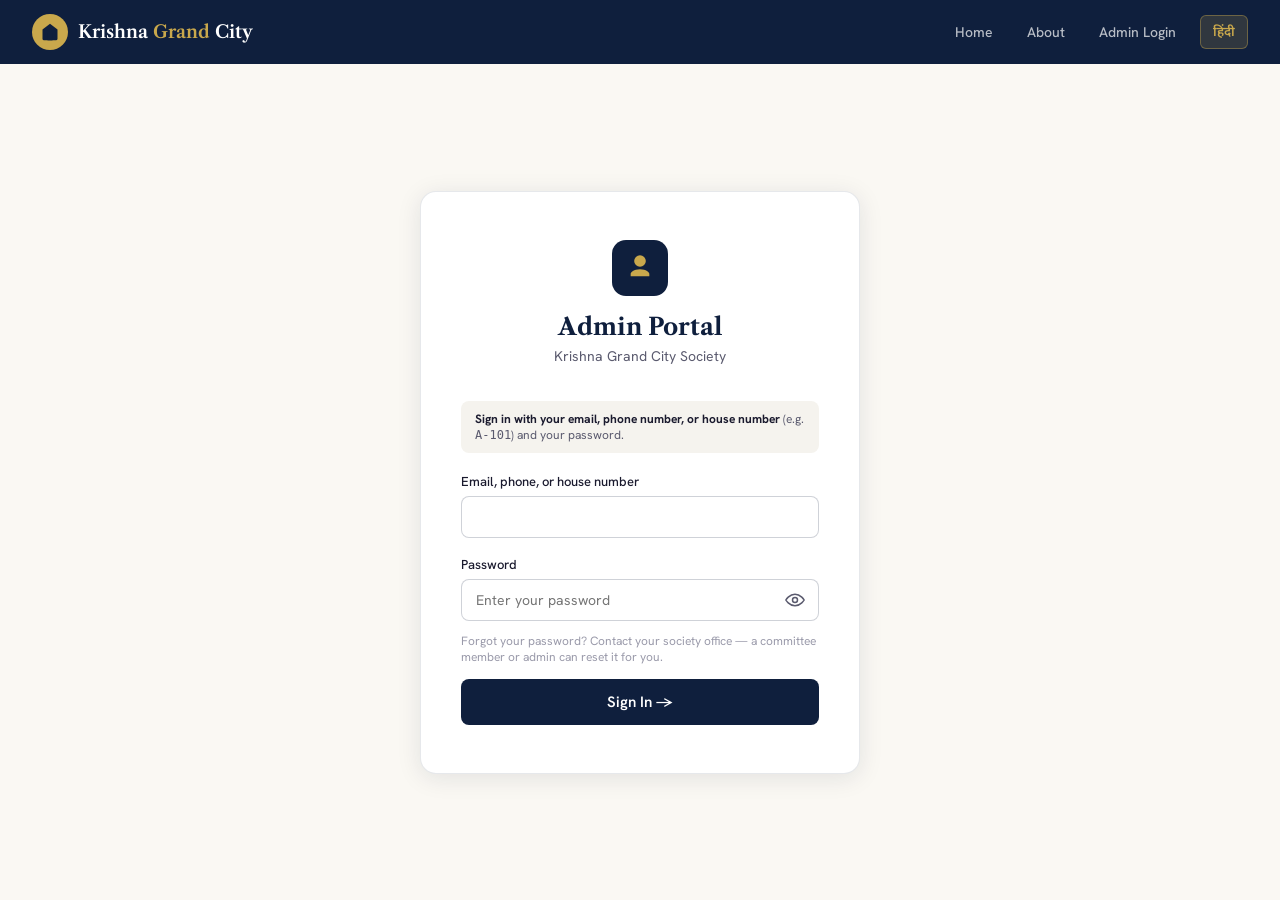
<file: complaints.html>
<!DOCTYPE html>
<html lang="en">
<head>
<!-- ═══════════════════════════════════════════════════
     KRISHNA GRAND CITY SOCIETY — Admin Portal
     File: krishna_grand_city_admin.html
     Version: 2.0
     Society: Krishna Grand City, Sheetala Colony, Kohka, Bhilai
     ═══════════════════════════════════════════════════ -->
<meta charset="UTF-8" />
<meta name="viewport" content="width=device-width, initial-scale=1.0" />
<title>KGC Admin — Complaints</title>

<!-- Installable web app (PWA): manifest, icons and phone-browser colours -->
<link rel="manifest" href="manifest.webmanifest" />
<meta name="theme-color" content="#0f1f3d" />
<meta name="mobile-web-app-capable" content="yes" />
<meta name="apple-mobile-web-app-capable" content="yes" />
<meta name="apple-mobile-web-app-title" content="KGC" />
<meta name="apple-mobile-web-app-status-bar-style" content="black" />
<link rel="icon" type="image/png" sizes="32x32" href="favicon-32.png" />
<link rel="apple-touch-icon" href="apple-touch-icon.png" />

<!-- Google Fonts: Libre Caslon Text (headings) + Hanken Grotesk (body) -->
<link href="https://fonts.googleapis.com/css2?family=Libre+Caslon+Text:ital,wght@0,400;0,700;1,400&family=Hanken+Grotesk:wght@400;500;600;700&display=swap" rel="stylesheet" />
<!-- Hindi fonts: Rozha One (display/headings) + Noto Sans Devanagari (body) -->
<link rel="preconnect" href="https://fonts.googleapis.com">
<link rel="preconnect" href="https://fonts.gstatic.com" crossorigin>
<link href="https://fonts.googleapis.com/css2?family=Rozha+One&family=Noto+Sans+Devanagari:wght@400;500;600;700&display=swap" rel="stylesheet" />

<link rel="stylesheet" href="assets/app.css?v=93f90a52" />
</head>
<body data-kind="dash" data-view="complaints" data-page="complaints">
<!-- Toast notifications host -->
<div id="toast-wrap" aria-live="polite" aria-atomic="false"></div>
<nav>
  <div class="nav-left">
  <button id="burger" class="burger no-translate" onclick="toggleMobileMenu()" aria-label="Open menu">&#9776;</button>
  <div class="nav-logo">
    <div class="nav-logo-mark">
      <!-- Society home icon -->
      <svg viewBox="0 0 24 24" width="20" height="20" fill="none">
        <path d="M3 9l9-7 9 7v11a2 2 0 01-2 2H5a2 2 0 01-2-2z" fill="#0f1f3d"/>
        <polyline points="9,22 9,12 15,12 15,22" fill="#0f1f3d"/>
      </svg>
    </div>
    <span class="nav-brand">Krishna<span> Grand</span> City</span>
  </div>
  </div><!-- /nav-left -->
  <div class="nav-links">
    <button class="nav-btn" onclick="showPage('home')">Home</button>
    <button class="nav-btn" onclick="showPage('about')">About</button>
    <button class="nav-btn" id="nav-login-btn" onclick="showPage('login')">Admin Login</button>
    <button class="nav-btn" id="nav-logout-btn" style="display:none" onclick="logout()">Logout</button>
    <button class="nav-btn" id="nav-install-btn" onclick="kgcInstallApp()">Install app</button>
    <button id="lang-toggle" class="no-translate" onclick="toggleLanguage()">हिंदी</button>
  </div>
</nav>
<div id="page-dashboard">
  <div class="dash-layout">

    <!-- ── SIDEBAR NAVIGATION ── -->
    <aside class="sidebar">
      <div class="sidebar-section">
        <div class="sidebar-label">Main</div>
        <!-- Members section button — admin & committee tiers only -->
        <button class="sb-btn active" id="sb-members" onclick="showDash('members')">
          <svg viewBox="0 0 24 24" fill="none" stroke="currentColor" stroke-width="2"><path d="M17 21v-2a4 4 0 00-4-4H5a4 4 0 00-4 4v2"/><circle cx="9" cy="7" r="4"/><path d="M23 21v-2a4 4 0 00-3-3.87M16 3.13a4 4 0 010 7.75"/></svg>
          Members
        </button>
        <!-- My Profile / Home button — resident tier only -->
        <button class="sb-btn perm-hidden" id="sb-myprofile" onclick="showDash('resident-home')">
          <svg viewBox="0 0 24 24" fill="none" stroke="currentColor" stroke-width="2"><path d="M20 21v-2a4 4 0 00-4-4H8a4 4 0 00-4 4v2"/><circle cx="12" cy="7" r="4"/></svg>
          My Profile
        </button>
        <!-- My Bills — resident tier only -->
        <button class="sb-btn perm-hidden" id="sb-res-bills" onclick="showDash('res-bills')">
          <svg viewBox="0 0 24 24" fill="none" stroke="currentColor" stroke-width="2"><rect x="2" y="5" width="20" height="14" rx="2"/><line x1="2" y1="10" x2="22" y2="10"/></svg>
          My Bills
        </button>
        <!-- My Complaints — resident tier only -->
        <button class="sb-btn perm-hidden" id="sb-res-complaints" onclick="showDash('res-complaints')">
          <svg viewBox="0 0 24 24" fill="none" stroke="currentColor" stroke-width="2"><circle cx="12" cy="12" r="10"/><line x1="12" y1="8" x2="12" y2="12"/><line x1="12" y1="16" x2="12.01" y2="16"/></svg>
          My Complaints
        </button>
        <!-- Analytics section button — admin tier only -->
        <button class="sb-btn" id="sb-finances" onclick="showDash('finances')">
          <svg viewBox="0 0 24 24" fill="none" stroke="currentColor" stroke-width="2"><line x1="12" y1="1" x2="12" y2="23"/><path d="M17 5H9.5a3.5 3.5 0 000 7h5a3.5 3.5 0 010 7H6"/></svg>
          Finances
        </button>
      </div>
      <div class="sidebar-section">
        <div class="sidebar-label">Management</div>
        <!-- Notice Board button -->
        <button class="sb-btn" id="sb-notices" onclick="showDash('notices')">
          <svg viewBox="0 0 24 24" fill="none" stroke="currentColor" stroke-width="2"><rect x="3" y="4" width="18" height="18" rx="2"/><line x1="16" y1="2" x2="16" y2="6"/><line x1="8" y1="2" x2="8" y2="6"/><line x1="3" y1="10" x2="21" y2="10"/></svg>
          Notice Board
        </button>
        <!-- Complaints button -->
        <button class="sb-btn" id="sb-complaints" onclick="showDash('complaints')">
          <svg viewBox="0 0 24 24" fill="none" stroke="currentColor" stroke-width="2"><circle cx="12" cy="12" r="10"/><line x1="12" y1="8" x2="12" y2="12"/><line x1="12" y1="16" x2="12.01" y2="16"/></svg>
          Complaints
        </button>
        <!-- Bills button -->
        <button class="sb-btn" id="sb-bills" onclick="showDash('bills')">
          <svg viewBox="0 0 24 24" fill="none" stroke="currentColor" stroke-width="2"><rect x="2" y="5" width="20" height="14" rx="2"/><line x1="2" y1="10" x2="22" y2="10"/></svg>
          Maintenance Bills
        </button>
        <!-- Facilities button -->
        <button class="sb-btn" id="sb-facilities" onclick="showDash('facilities')">
          <svg viewBox="0 0 24 24" fill="none" stroke="currentColor" stroke-width="2"><rect x="2" y="3" width="20" height="14" rx="2"/><line x1="8" y1="21" x2="16" y2="21"/><line x1="12" y1="17" x2="12" y2="21"/></svg>
          Facilities
        </button>
        <!-- Access Control — administrator account only -->
        <button class="sb-btn perm-hidden" id="sb-access" onclick="showDash('access')">
          <svg viewBox="0 0 24 24" fill="none" stroke="currentColor" stroke-width="2"><path d="M12 22s8-4 8-10V5l-8-3-8 3v7c0 6 8 10 8 10z"/><polyline points="9 12 11 14 15 10"/></svg>
          Access Control
        </button>
      </div>
      <!-- Logged-in user info panel at sidebar bottom -->
      <div class="sb-user">
        <div style="display:flex;align-items:center;gap:10px;">
          <div class="sb-avatar" id="sb-avatar-initials">RS</div>
          <div>
            <div style="font-size:13px;font-weight:500;color:#fff;" id="sb-user-name">Rajiv Sharma</div>
            <div style="font-size:11px;color:rgba(255,255,255,0.45);" id="sb-user-role">President</div>
          </div>
        </div>
        <button type="button" onclick="openChangePasswordModal()"
                style="margin-top:10px;width:100%;background:none;border:1px solid rgba(255,255,255,0.15);color:rgba(255,255,255,0.65);font-size:11px;padding:6px 8px;border-radius:6px;cursor:pointer;">
          🔒 Change Password
        </button>
      </div>
    </aside>

    <!-- ── CHANGE PASSWORD MODAL ── -->
    <div id="change-password-modal" class="hidden" style="position:fixed;inset:0;background:rgba(0,0,0,0.55);z-index:999;display:flex;align-items:center;justify-content:center;">
      <div style="background:var(--bg-card, #fff);border-radius:12px;padding:28px;width:340px;max-width:90vw;">
        <h3 style="margin:0 0 14px;">Change Password</h3>
        <div id="cp-error" class="error-msg hidden" style="margin-bottom:10px;"></div>
        <div id="cp-success" class="hidden" style="margin-bottom:10px;color:#1a7a3c;font-size:13px;"></div>
        <div class="form-group">
          <label class="form-label">Current password</label>
          <input class="form-input" type="password" id="cp-current" />
        </div>
        <div class="form-group">
          <label class="form-label">New password (min. 8 characters)</label>
          <input class="form-input" type="password" id="cp-new" />
        </div>
        <div style="display:flex;gap:8px;margin-top:16px;">
          <button class="btn-full" id="cp-submit-btn" onclick="submitChangePassword()">Update Password</button>
          <button type="button" onclick="closeChangePasswordModal()"
                  style="background:none;border:1px solid #ccc;border-radius:8px;padding:0 16px;cursor:pointer;">Cancel</button>
        </div>
      </div>
    </div>

    <!-- ── MAIN CONTENT AREA ── -->
    <main class="dash-main">

      <!-- ══════════════════════════════
           COMPLAINTS VIEW
           Track and manage resident complaints
           ══════════════════════════════ -->
      <div id="dash-complaints">
        <div class="page-header">
          <div>
            <h2 class="page-title">Complaints</h2>
            <p class="page-sub">Log and track resident complaints to resolution</p>
          </div>
          <button class="btn-add btn-gold" onclick="openComplaintModal()">+ Log Complaint</button>
        </div>

        <!-- Status filter tabs for complaints -->
        <div class="filter-tabs" style="margin-bottom:24px;">
          <button class="ftab active" onclick="filterComplaints('all', this)">All</button>
          <button class="ftab" onclick="filterComplaints('open', this)">Open</button>
          <button class="ftab" onclick="filterComplaints('acknowledged', this)">Acknowledged</button>
          <button class="ftab" onclick="filterComplaints('in_progress', this)">In Progress</button>
          <button class="ftab" onclick="filterComplaints('resolved', this)">Resolved</button>
          <button class="ftab" onclick="filterComplaints('closed', this)">Closed</button>
          <button class="ftab" onclick="filterComplaints('rejected', this)">Rejected</button>
        </div>

        <!-- Dynamically rendered complaint cards -->
        <div id="complaints-list"></div>
      </div>

      <!-- ── VIEW BILL PAYMENTS MODAL (committee/admin side download access) ── -->
      <div class="modal-overlay hidden" id="bill-payments-modal">
        <div class="modal-box">
          <div class="modal-header">
            <h2 class="modal-title">Payment History</h2>
            <button class="modal-close" onclick="closeBillPaymentsModal()">✕</button>
          </div>
          <div id="bill-payments-content" style="max-height:360px;overflow-y:auto;"></div>
          <div class="modal-actions">
            <button class="btn-add btn-gold" onclick="closeBillPaymentsModal()">Close</button>
          </div>
        </div>
      </div>

      <!-- ── GENERATE BILLS MODAL ── -->
      <div class="modal-overlay hidden" id="generate-bills-modal">
        <div class="modal-box">
          <div class="modal-header">
            <h2 class="modal-title">Generate Monthly Bills</h2>
            <button class="modal-close" onclick="closeGenerateBillsModal()">✕</button>
          </div>
          <p style="font-size:13px;color:var(--text2);margin-bottom:14px;">
            Creates one bill for every active member, using their unit type's current rate.
            Members who already have a bill for this month are automatically skipped — safe to run more than once.
          </p>
          <div class="form-row">
            <div class="form-group">
              <label class="form-label">Billing Month *</label>
              <input class="form-input" id="gb-month" type="month" />
            </div>
            <div class="form-group">
              <label class="form-label">Financial Year *</label>
              <select class="form-select" id="gb-fy">
                <!-- Populated by populateFYDropdown() — spans 100 years -->
              </select>
            </div>
          </div>
          <div id="gb-error" class="error-msg hidden"></div>
          <div id="gb-result" class="hidden" style="font-size:14px;background:var(--surface2);padding:12px;border-radius:8px;margin-top:8px;"></div>
          <div class="modal-actions">
            <button class="btn-cancel" onclick="closeGenerateBillsModal()">Close</button>
            <button class="btn-add btn-gold" id="gb-submit-btn" onclick="submitGenerateBills()">Generate</button>
          </div>
        </div>
      </div>

      <!-- ── RECORD PAYMENT MODAL ── -->
      <div class="modal-overlay hidden" id="payment-modal">
        <div class="modal-box">
          <div class="modal-header">
            <h2 class="modal-title">Record Payment</h2>
            <button class="modal-close" onclick="closePaymentModal()">✕</button>
          </div>
          <p id="pay-bill-summary" style="font-size:13px;color:var(--text2);margin-bottom:14px;"></p>
          <div class="form-row">
            <div class="form-group">
              <label class="form-label">Amount Paid (₹) *</label>
              <input class="form-input" id="pay-amount" type="number" min="0" step="0.01" />
            </div>
            <div class="form-group">
              <label class="form-label">Payment Date</label>
              <input class="form-input" id="pay-date" type="date" />
            </div>
          </div>
          <div class="form-group">
            <label class="form-label">Payment Mode *</label>
            <select class="form-select" id="pay-mode" onchange="onPaymentModeChange()">
              <option value="cash">Cash</option>
              <option value="cheque">Cheque</option>
              <option value="online_upi">UPI</option>
              <option value="online_neft">Bank Transfer — NEFT</option>
              <option value="online_imps">Bank Transfer — IMPS</option>
              <option value="online_rtgs">Bank Transfer — RTGS</option>
              <option value="demand_draft">Demand Draft</option>
            </select>
          </div>

          <!-- Manual bill/receipt tracking — always available, independent of payment mode.
               Useful when your society still keeps a physical bill book alongside the digital records. -->
          <div class="form-row">
            <div class="form-group">
              <label class="form-label">Bill No. (manual receipt number)</label>
              <input class="form-input" id="pay-receipt-manual" placeholder="e.g. 00456" />
            </div>
            <div class="form-group">
              <label class="form-label">Bill Book No.</label>
              <input class="form-input" id="pay-bill-book" placeholder="e.g. BB-12" />
            </div>
          </div>

          <!-- Cheque-specific fields -->
          <div id="pay-fields-cheque" class="hidden">
            <div class="form-row">
              <div class="form-group"><label class="form-label">Cheque Number *</label><input class="form-input" id="pay-cheque-number" /></div>
              <div class="form-group"><label class="form-label">Cheque Date *</label><input class="form-input" id="pay-cheque-date" type="date" /></div>
            </div>
            <div class="form-group"><label class="form-label">Bank Name</label><input class="form-input" id="pay-bank-name" /></div>
          </div>

          <!-- UPI-specific field -->
          <div id="pay-fields-upi" class="hidden">
            <div class="form-row">
              <div class="form-group"><label class="form-label">UPI Transaction ID *</label><input class="form-input" id="pay-upi-txn" /></div>
              <div class="form-group"><label class="form-label">UPI App</label><input class="form-input" id="pay-upi-app" placeholder="e.g. GPay, PhonePe" /></div>
            </div>
          </div>

          <!-- Bank transfer (NEFT/IMPS/RTGS) fields -->
          <div id="pay-fields-transfer" class="hidden">
            <div class="form-row">
              <div class="form-group"><label class="form-label">Bank Reference No. (UTR) *</label><input class="form-input" id="pay-bank-ref" /></div>
              <div class="form-group"><label class="form-label">Bank Name</label><input class="form-input" id="pay-transfer-bank" /></div>
            </div>
          </div>

          <!-- Demand draft fields -->
          <div id="pay-fields-dd" class="hidden">
            <div class="form-row">
              <div class="form-group"><label class="form-label">DD Number</label><input class="form-input" id="pay-dd-number" /></div>
              <div class="form-group"><label class="form-label">DD Date</label><input class="form-input" id="pay-dd-date" type="date" /></div>
            </div>
            <div class="form-group"><label class="form-label">DD Bank Name</label><input class="form-input" id="pay-dd-bank" /></div>
          </div>

          <div class="form-group">
            <label class="form-label">Remarks</label>
            <input class="form-input" id="pay-remarks" placeholder="Optional note" />
          </div>
          <div id="pay-error" class="error-msg hidden"></div>
          <div class="modal-actions">
            <button class="btn-cancel" onclick="closePaymentModal()">Cancel</button>
            <button class="btn-add btn-gold" id="pay-submit-btn" onclick="submitPayment()">Record Payment</button>
          </div>
        </div>
      </div>

    </main>
  </div>
</div>


<!-- ════════════════════════════════════════════════════════════
     ADD MEMBER MODAL
     Includes owner photo upload, owner-name field for tenants
     ════════════════════════════════════════════════════════════ -->
<div class="modal-overlay hidden" id="add-modal">
  <div class="modal-box modal-box-lg">
    <div class="modal-header">
      <h2 class="modal-title" id="add-modal-title">Add New Member</h2>
      <button class="modal-close" onclick="closeAddModal()">✕</button>
    </div>

    <!-- Owner photo upload -->
    <div class="form-group">
      <label class="form-label">Owner / Resident Photo</label>
      <div class="img-upload-area" onclick="document.getElementById('f-photo-input').click()">
        <img id="f-photo-preview" class="img-upload-preview" alt="Photo preview" />
        <input type="file" id="f-photo-input" accept="image/*" onchange="previewPhoto(this)" style="display:none" />
        <div id="f-upload-icon" style="font-size:28px;margin-bottom:8px;">📷</div>
        <div class="img-upload-label">Click to upload photo</div>
        <div class="img-upload-hint">JPG, PNG, WEBP · Max 2 MB</div>
      </div>
      <p style="font-size:11px;color:var(--text2);margin-top:4px;">Photo preview only for now — saving photos requires file storage setup, coming in a future step.</p>
    </div>

    <div class="form-row">
      <div class="form-group">
        <label class="form-label">Full Name *</label>
        <input class="form-input" id="f-name" placeholder="e.g. Rahul Gupta" />
      </div>
      <div class="form-group">
        <label class="form-label">House Number *</label>
        <input class="form-input" id="f-house" placeholder="e.g. Kingston - 05, Shop - 12" />
      </div>
    </div>
    <div class="form-row">
      <div class="form-group">
        <label class="form-label">Unit Type *</label>
        <select class="form-select" id="f-type">
          <option value="">Select type</option>
          <option value="2bhk">2 BHK</option>
          <option value="3bhk">3 BHK</option>
          <option value="rowhouse">Row House</option>
          <option value="shop">Shop</option>
        </select>
      </div>
      <div class="form-group">
        <label class="form-label">Phone Number *</label>
        <input class="form-input" id="f-phone" placeholder="e.g. 98765 43210" />
      </div>
    </div>
    <div class="form-group">
      <label class="form-label">Email</label>
      <input class="form-input" id="f-email" placeholder="email@example.com" />
    </div>
    <div class="form-group">
      <label class="form-label">Vehicle Registration No.</label>
      <input class="form-input" id="f-vehicle" placeholder="e.g. CG-07 AB 1234 (leave blank if none)" />
    </div>
    <div class="form-row">
      <div class="form-group">
        <label class="form-label">Emergency Contact Name</label>
        <input class="form-input" id="f-emergency-name" placeholder="e.g. Ravi Krishnan" />
      </div>
      <div class="form-group">
        <label class="form-label">Emergency Contact Phone</label>
        <input class="form-input" id="f-emergency-phone" placeholder="10-digit number" />
      </div>
    </div>
    <div id="modal-error" class="error-msg hidden">Please fill in all required fields (Name, House No., Unit Type, Phone).</div>
    <div class="modal-actions">
      <button class="btn-cancel" onclick="closeAddModal()">Cancel</button>
      <button class="btn-add btn-gold" id="add-member-submit-btn" onclick="addMember()">Add Member</button>
    </div>
  </div>
</div>


<!-- ════════════════════════════════════════════════════════════
     EDIT EXPENSE MODAL — admin/president/secretary/treasurer only
     ════════════════════════════════════════════════════════════ -->
<div class="modal-overlay hidden" id="edit-expense-modal">
  <div class="modal-box" style="max-width:560px;">
    <div class="modal-header">
      <h2 class="modal-title">Edit Expense</h2>
      <button class="modal-close" onclick="closeEditExpenseModal()">✕</button>
    </div>
    <div style="font-size:12px;color:var(--text2);margin-bottom:14px;" id="ee-voucher-label"></div>

    <div class="form-row">
      <div class="form-group">
        <label class="form-label">Date *</label>
        <input class="form-input" type="date" id="ee-date" />
      </div>
      <div class="form-group">
        <label class="form-label">Category *</label>
        <select class="form-select" id="ee-category"></select>
      </div>
    </div>

    <div class="form-group">
      <label class="form-label">Description *</label>
      <input class="form-input" id="ee-description" />
    </div>

    <div class="form-row">
      <div class="form-group">
        <label class="form-label">Payee Name *</label>
        <input class="form-input" id="ee-payee" />
      </div>
      <div class="form-group">
        <label class="form-label">GST Number</label>
        <input class="form-input" id="ee-gst-number" placeholder="Optional" />
      </div>
    </div>

    <div class="form-row">
      <div class="form-group">
        <label class="form-label">Amount (₹) *</label>
        <input class="form-input" type="number" id="ee-amount" min="0" />
      </div>
      <div class="form-group">
        <label class="form-label">GST Amount (₹)</label>
        <input class="form-input" type="number" id="ee-gst-amount" min="0" placeholder="0" />
      </div>
    </div>

    <div class="form-row">
      <div class="form-group">
        <label class="form-label">Bill Number</label>
        <input class="form-input" id="ee-bill-number" placeholder="Optional" />
      </div>
      <div class="form-group">
        <label class="form-label">Payment Method *</label>
        <select class="form-select" id="ee-payment-mode">
          <option value="cash">Cash</option>
          <option value="cheque">Cheque</option>
          <option value="online_upi">UPI</option>
          <option value="online_neft">NEFT</option>
          <option value="online_rtgs">RTGS</option>
          <option value="demand_draft">Demand Draft</option>
        </select>
      </div>
    </div>

    <div id="ee-error" class="error-msg hidden"></div>
    <div class="modal-actions">
      <button class="btn-cancel" onclick="closeEditExpenseModal()">Cancel</button>
      <button class="btn-add btn-gold" id="ee-submit-btn" onclick="submitEditExpense()">Save Changes</button>
    </div>
  </div>
</div>

<!-- NEW EXPENSE DIALOG (opened from Finances ▸ New Record ▸ New Expense) -->
<div class="modal-overlay hidden" id="expense-modal">
  <div class="modal-box" style="max-width:600px;">
    <div class="modal-header">
      <h2 class="modal-title">Record New Expense</h2>
      <button class="modal-close" onclick="closeExpenseModal()">&times;</button>
    </div>

    <div class="form-row">
      <!-- Date picker -->
      <div class="form-group">
        <label class="form-label">Date *</label>
        <input class="form-input" type="date" id="fin-date" />
      </div>
      <!-- Category dropdown with "Add category" option -->
      <div class="form-group">
        <label class="form-label">Category *</label>
        <div style="display:flex;gap:8px;">
          <select class="form-select" id="fin-category" style="flex:1;">
            <option value="">Select category</option>
            <option value="Lift Maintenance">Lift Maintenance</option>
            <option value="Labour Salary">Labour Salary</option>
            <option value="Security Salary">Security Salary</option>
            <option value="Housekeeping Salary">Housekeeping Salary</option>
            <option value="Electricity">Electricity</option>
            <option value="Water">Water</option>
            <option value="Generator Maintenance">Generator Maintenance</option>
            <option value="Plumbing Repairs">Plumbing Repairs</option>
            <option value="Electrical Repairs">Electrical Repairs</option>
            <option value="Pest Control">Pest Control</option>
            <option value="Garden / Landscaping">Garden / Landscaping</option>
            <option value="CCTV / Security System">CCTV / Security System</option>
            <option value="Painting">Painting</option>
            <option value="Stationery">Stationery</option>
            <option value="Bank Charges">Bank Charges</option>
            <option value="Audit Fees">Audit Fees</option>
            <option value="Festival / Events">Festival / Events</option>
            <option value="Others">Others</option>
          </select>
          <button class="btn-add" onclick="addFinanceCategory()" title="Add new category" style="padding:0 12px;flex-shrink:0;">+</button>
        </div>
      </div>
    </div>

    <div class="form-group">
      <label class="form-label">Description *</label>
      <input class="form-input" id="fin-description" placeholder="Brief description of the expense" />
    </div>

    <div class="form-row">
      <div class="form-group">
        <label class="form-label">Payee Name *</label>
        <input class="form-input" id="fin-payee" placeholder="Vendor / contractor name" />
      </div>
      <div class="form-group">
        <label class="form-label">GST Number <span style="font-weight:400;color:var(--text2);">(optional)</span></label>
        <input class="form-input" id="fin-gst-number" placeholder="e.g. 22AAAAA0000A1Z5" />
      </div>
    </div>

    <div class="form-row">
      <div class="form-group">
        <label class="form-label">Amount (₹) *</label>
        <input class="form-input" type="number" id="fin-amount" placeholder="e.g. 12500" min="0" />
      </div>
      <div class="form-group">
        <label class="form-label">GST Amount (₹) <span style="font-weight:400;color:var(--text2);">(optional)</span></label>
        <input class="form-input" type="number" id="fin-gst-amount" placeholder="e.g. 1125" min="0" />
      </div>
    </div>

    <div class="form-row">
      <div class="form-group">
        <label class="form-label">Bill Number <span style="font-weight:400;color:var(--text2);">(optional)</span></label>
        <input class="form-input" id="fin-bill-number" placeholder="Vendor invoice / bill no." />
      </div>
      <div class="form-group">
        <label class="form-label">Payment Method *</label>
        <select class="form-select" id="fin-payment-mode">
          <option value="">Select method</option>
          <option value="cash">Cash</option>
          <option value="cheque">Cheque</option>
          <option value="online_upi">UPI</option>
          <option value="online_neft">NEFT</option>
          <option value="online_rtgs">RTGS</option>
          <option value="demand_draft">Demand Draft</option>
        </select>
      </div>
    </div>

    <!-- Auto-generated voucher number preview -->
    <div style="background:var(--surface2);border-radius:8px;padding:12px 16px;font-size:13px;color:var(--text2);margin-bottom:16px;">
      🧾 Voucher / Receipt No: <strong id="fin-voucher-preview" style="color:var(--navy);">Will be auto-generated on save (e.g. VCH-2026-0001)</strong>
    </div>

    <div id="fin-form-error" class="error-msg hidden"></div>
    

    <div class="modal-actions">
      <button class="btn-cancel" onclick="resetFinanceForm()">Clear</button>
      <button class="btn-add btn-gold" id="fin-submit-btn" onclick="submitExpense()">Save Expense</button>
    </div>
  </div>
</div>

<!-- NEW / EDIT RECEIVABLE DIALOG (Finances ▸ New Record ▸ New Receivable) -->
<div class="modal-overlay hidden" id="receivable-modal">
  <div class="modal-box" style="max-width:600px;">
    <div class="modal-header">
      <h2 class="modal-title" id="rv-title">Record New Receivable</h2>
      <button class="modal-close" onclick="closeReceivableModal()">&times;</button>
    </div>
    <p style="font-size:12.5px;color:var(--text2);margin:-4px 0 14px;">For money the society receives other than maintenance (maintenance is recorded under Maintenance &rarr; Add Payment).</p>

    <div class="form-row">
      <div class="form-group">
        <label class="form-label">Date *</label>
        <input class="form-input" type="date" id="rv-date" />
      </div>
      <div class="form-group">
        <label class="form-label">Category *</label>
        <select class="form-select" id="rv-category"><option value="">Select category</option><option value="Hall / Club House Booking">Hall / Club House Booking</option><option value="Facility Charges">Facility Charges</option><option value="Penalty / Late Fee">Penalty / Late Fee</option><option value="Donation">Donation</option><option value="Bank Interest">Bank Interest</option><option value="Advertisement / Hoarding">Advertisement / Hoarding</option><option value="Rent / Lease">Rent / Lease</option><option value="Event / Sponsorship">Event / Sponsorship</option><option value="Refund Received">Refund Received</option><option value="Others">Others</option></select>
      </div>
    </div>

    <div class="form-group">
      <label class="form-label">Description *</label>
      <input class="form-input" id="rv-description" placeholder="What the money was received for" />
    </div>

    <div class="form-row">
      <div class="form-group">
        <label class="form-label">House / Unit No.</label>
        <input class="form-input" id="rv-house" list="pe-house-list" autocomplete="off" oninput="fillReceivableFromHouse()" placeholder="Optional" />
      </div>
      <div class="form-group">
        <label class="form-label">Received From *</label>
        <input class="form-input" id="rv-payer" placeholder="Name of person / organisation" />
      </div>
    </div>

    <div class="form-row">
      <div class="form-group">
        <label class="form-label">Amount (₹) *</label>
        <input class="form-input" type="number" id="rv-amount" min="0" placeholder="e.g. 2500" />
      </div>
      <div class="form-group">
        <label class="form-label">Payment Method *</label>
        <select class="form-select" id="rv-mode">
          <option value="">Select method</option>
          <option value="cash">Cash</option>
          <option value="cheque">Cheque</option>
          <option value="online_upi">UPI</option>
          <option value="online_neft">NEFT</option>
          <option value="online_rtgs">RTGS</option>
          <option value="demand_draft">Demand Draft</option>
        </select>
      </div>
    </div>

    <div class="form-group">
      <label class="form-label">Reference No.</label>
      <input class="form-input" id="rv-reference" placeholder="Cheque / UPI / transaction no. (optional)" />
    </div>

    <div style="background:var(--surface2);border-radius:8px;padding:12px 16px;font-size:13px;color:var(--text2);margin-bottom:16px;">
      🧾 Receipt No: <strong id="rv-receipt-preview" style="color:var(--navy);">Will be auto-generated on save (e.g. RCV-2026-0001)</strong>
    </div>

    <div id="rv-error" class="error-msg hidden"></div>
    <div class="modal-actions">
      <button class="btn-cancel" onclick="closeReceivableModal()">Cancel</button>
      <button class="btn-add btn-gold" id="rv-submit-btn" onclick="submitReceivable()">Save Receivable</button>
    </div>
  </div>
</div>

<!-- ACCESS CONTROL: create login / reset password -->
<div class="modal-overlay hidden" id="access-pw-modal" onclick="if(event.target===this) closeAccessPw()">
  <div class="modal-box" style="max-width:440px;" role="dialog" aria-modal="true" aria-labelledby="ap-title">
    <div class="modal-header">
      <div>
        <h2 class="modal-title" id="ap-title"></h2>
        <div id="ap-sub" style="font-size:13px;color:var(--text2);margin-top:2px;"></div>
      </div>
      <button class="modal-close" onclick="closeAccessPw()" aria-label="Close">&times;</button>
    </div>
    <div class="form-group" id="ap-mobile-row"><label class="form-label" for="ap-mobile">Mobile number (login ID)</label><input class="form-input" type="tel" id="ap-mobile" autocomplete="off"></div>
    <div class="form-group"><label class="form-label" for="ap-pass">Password (at least 8 characters)</label>
      <div style="display:flex;gap:8px;"><input class="form-input" type="text" id="ap-pass" autocomplete="off"><button class="btn-sm btn-sm-outline" type="button" onclick="genAccessPw()">Generate</button></div></div>
    <p style="font-size:12px;color:var(--text2);margin:0;">Share the password with the resident directly. It is not shown again.</p>
    <div id="ap-error" class="error-msg hidden"></div>
    <div class="modal-actions">
      <button class="btn-sm btn-sm-outline" onclick="closeAccessPw()">Cancel</button>
      <button class="btn-add btn-gold" id="ap-submit" onclick="submitAccessPw()">Save</button>
    </div>
  </div>
</div>

<!-- TRANSFER OWNERSHIP (house sold to a new owner) -->
<div class="modal-overlay hidden" id="transfer-modal" onclick="if(event.target===this) closeTransferModal()">
  <div class="modal-box" style="max-width:460px;" role="dialog" aria-modal="true" aria-labelledby="tf-title">
    <div class="modal-header">
      <div>
        <h2 class="modal-title" id="tf-title">Transfer ownership</h2>
        <div id="tf-sub" style="font-size:13px;color:var(--text2);margin-top:2px;"></div>
      </div>
      <button class="modal-close" onclick="closeTransferModal()" aria-label="Close">&times;</button>
    </div>
    <p style="font-size:13px;color:var(--text2);margin:0 0 14px;">The current owner is marked inactive and keeps all their payments. The new owner is added to the same house, and new payments are recorded under them.</p>
    <div class="form-group"><label class="form-label" for="tf-name">New owner's name *</label><input class="form-input" type="text" id="tf-name" autocomplete="off"></div>
    <div class="form-group"><label class="form-label" for="tf-phone">Phone *</label><input class="form-input" type="tel" id="tf-phone" autocomplete="off"></div>
    <div class="form-group"><label class="form-label" for="tf-email">Email</label><input class="form-input" type="email" id="tf-email" autocomplete="off"></div>
    <div class="form-group"><label class="form-label" for="tf-note">Note</label><input class="form-input" type="text" id="tf-note" maxlength="300" placeholder="e.g. Sold in October 2026"></div>
    <div id="tf-error" class="error-msg hidden"></div>
    <div class="modal-actions">
      <button class="btn-sm btn-sm-outline" onclick="closeTransferModal()">Cancel</button>
      <button class="btn-add btn-gold" id="tf-submit" onclick="submitTransfer()">Transfer ownership</button>
    </div>
  </div>
</div>

<!-- ROW DETAIL POPUP (click a payment / expense / receivable row) -->
<div class="modal-overlay hidden" id="row-detail-modal" onclick="if(event.target===this) closeRowDetail()">
  <div class="modal-box" style="max-width:440px;" role="dialog" aria-modal="true" aria-labelledby="rd-title">
    <div class="modal-header">
      <div>
        <h2 class="modal-title" id="rd-title"></h2>
        <div id="rd-sub" style="font-size:13px;color:var(--text2);margin-top:2px;"></div>
      </div>
      <button class="modal-close" onclick="closeRowDetail()" aria-label="Close">&times;</button>
    </div>
    <dl class="rd-list" id="rd-list"></dl>
    <div class="modal-actions" id="rd-actions"></div>
  </div>
</div>

<!-- EXPORT CSV DIALOG (payment ledger) -->
<div class="modal-overlay hidden" id="export-modal">
  <div class="modal-box" style="max-width:520px;">
    <div class="modal-header">
      <h2 class="modal-title">Export CSV</h2>
      <button class="modal-close" onclick="closeExportModal()">&times;</button>
    </div>

    <div class="form-group">
      <label class="form-label">What to export</label>
      <select class="form-select" id="ex-kind" onchange="updateExportDialog()">
        <option value="payments">Payments received (list of entries)</option>
        <option value="status">Paid &amp; unpaid list (by house)</option>
      </select>
    </div>

    <div class="form-row">
      <div class="form-group">
        <label class="form-label">Period</label>
        <select class="form-select" id="ex-period" onchange="updateExportDialog()">
          <option value="fy">Complete financial year</option>
          <option value="q1">Quarter 1 (Apr–Jun)</option>
          <option value="q2">Quarter 2 (Jul–Sep)</option>
          <option value="q3">Quarter 3 (Oct–Dec)</option>
          <option value="q4">Quarter 4 (Jan–Mar)</option>
          <option value="custom">Custom date range</option>
        </select>
      </div>
      <div class="form-group" id="ex-fy-wrap">
        <label class="form-label">Financial year</label>
        <select class="form-select" id="ex-fy" onchange="updateExportDialog()"></select>
      </div>
    </div>

    <div class="form-row hidden" id="ex-custom-wrap">
      <div class="form-group">
        <label class="form-label">From</label>
        <input class="form-input" type="date" id="ex-from" onchange="updateExportDialog()" />
      </div>
      <div class="form-group">
        <label class="form-label">To</label>
        <input class="form-input" type="date" id="ex-to" onchange="updateExportDialog()" />
      </div>
    </div>

    <div class="form-group hidden" id="ex-status-wrap">
      <label class="form-label">Show</label>
      <select class="form-select" id="ex-status">
        <option value="all">All houses (with Paid / Unpaid status)</option>
        <option value="paid">Paid only</option>
        <option value="unpaid">Unpaid &amp; part-paid only</option>
      </select>
    </div>

    <div id="ex-preview" style="font-size:13px;font-weight:600;color:var(--navy);margin:2px 0 6px;"></div>
    <div id="ex-hint" style="font-size:12px;color:var(--text2);line-height:1.6;margin-bottom:6px;"></div>

    <div id="ex-error" class="error-msg hidden"></div>
    <div class="modal-actions">
      <button class="btn-cancel" onclick="closeExportModal()">Cancel</button>
      <button class="btn-add btn-gold" id="ex-submit-btn" onclick="runLedgerExport()">Download CSV</button>
    </div>
  </div>
</div>

<!-- ADD / EDIT PAYMENT MODAL (payment ledger) -->
<div class="modal-overlay hidden" id="payment-entry-modal">
  <div class="modal-box" style="max-width:560px;">
    <div class="modal-header">
      <h2 class="modal-title" id="pe-modal-title">Add Payment</h2>
      <button class="modal-close" onclick="closePaymentModal()">&times;</button>
    </div>

    <div class="form-row">
      <div class="form-group">
        <label class="form-label">Date *</label>
        <input class="form-input" type="date" id="pe-date" onchange="updatePaymentDuration()" />
      </div>
      <div class="form-group">
        <label class="form-label">Amount (Rs.) *</label>
        <input class="form-input" type="number" id="pe-amount" min="0" oninput="updatePaymentDuration()" />
      </div>
    </div>

    <div class="form-row">
      <div class="form-group">
        <label class="form-label">House No. *</label>
        <input class="form-input" id="pe-house" list="pe-house-list" placeholder="e.g. K-05, Shop - 12, R-56" oninput="fillOwnerFromHouse()" autocomplete="off" />
        <datalist id="pe-house-list"></datalist>
        <div id="pe-owner-hint" style="font-size:12px;margin-top:4px;color:var(--text2);"></div>
      </div>
      <div class="form-group">
        <label class="form-label">Owner (auto)</label>
        <input class="form-input" id="pe-name" placeholder="Fetched from house no." readonly style="background:var(--surface2);cursor:not-allowed;" />
      </div>
    </div>

    <div class="form-row">
      <div class="form-group">
        <label class="form-label">Duration</label>
        <select class="form-select" id="pe-duration" onchange="updatePaymentDuration()">
          <option value="1">1 quarter</option>
          <option value="2">2 quarters</option>
          <option value="3">3 quarters</option>
          <option value="4">Complete financial year</option>
        </select>
      </div>
      <div class="form-group" id="pe-start-wrap">
        <label class="form-label">Starting quarter</label>
        <select class="form-select" id="pe-start-q" onchange="peStartTouched=true;updatePaymentDuration()"></select>
      </div>
    </div>
    <div id="pe-duration-hint" style="font-size:12px;line-height:1.6;margin:-4px 0 14px;"></div>

    <div class="form-group">
      <label class="form-label">Description</label>
      <input class="form-input" id="pe-description" placeholder="Maintenance" value="Maintenance" />
    </div>

    <div class="form-group">
      <label class="form-label">Remark</label>
      <select class="form-select" id="pe-remark" onchange="onRemarkChange()">
        <option value="">No remark</option>
        <option value="Payment of previous dues">Payment of previous dues</option>
        <option value="__other">Other (type a remark)</option>
      </select>
      <input class="form-input hidden" id="pe-remark-text" maxlength="200" placeholder="Type the remark" style="margin-top:8px;" />
    </div>

    <div class="form-row">
      <div class="form-group">
        <label class="form-label">Payment Mode</label>
        <select class="form-select" id="pe-mode">
          <option value="cash">Cash</option>
          <option value="online">Online</option>
          <option value="cheque">Cheque</option>
          <option value="online_upi">UPI</option>
          <option value="online_neft">NEFT</option>
          <option value="online_rtgs">RTGS</option>
        </select>
      </div>
      <div class="form-group">
        <label class="form-label">Bill Book No.</label>
        <input class="form-input" id="pe-billbook" placeholder="e.g. 57" />
      </div>
    </div>

    <div class="form-group">
      <label class="form-label">Receipt No.</label>
      <input class="form-input" id="pe-receipt" placeholder="e.g. 6696" />
    </div>

    <div id="pe-error" class="error-msg hidden"></div>
    <div class="modal-actions">
      <button class="btn-cancel" onclick="closePaymentModal()">Cancel</button>
      <button class="btn-add btn-gold" id="pe-submit-btn" onclick="submitPaymentEntry()">Save</button>
    </div>
  </div>
</div>

<!-- ════════════════════════════════════════════════════════════
     EDIT BILL MODAL — admin/president/secretary/treasurer only
     ════════════════════════════════════════════════════════════ -->
<div class="modal-overlay hidden" id="edit-bill-modal">
  <div class="modal-box">
    <div class="modal-header">
      <h2 class="modal-title">Edit Bill</h2>
      <button class="modal-close" onclick="closeEditBillModal()">✕</button>
    </div>
    <div style="font-size:13px;color:var(--text2);margin-bottom:16px;" id="edit-bill-info"></div>
    <div class="form-row">
      <div class="form-group">
        <label class="form-label">Total Amount Due (₹) *</label>
        <input class="form-input" type="number" id="eb-amount-due" min="0" />
      </div>
      <div class="form-group">
        <label class="form-label">Amount Paid (₹)</label>
        <input class="form-input" type="number" id="eb-amount-paid" min="0" />
      </div>
    </div>
    <div class="form-group">
      <label class="form-label">Status</label>
      <select class="form-select" id="eb-status">
        <option value="unpaid">Unpaid</option>
        <option value="partial">Partial</option>
        <option value="paid">Paid</option>
        <option value="waived">Waived</option>
      </select>
    </div>
    <div id="eb-error" class="error-msg hidden"></div>
    <div class="modal-actions">
      <button class="btn-cancel" onclick="closeEditBillModal()">Cancel</button>
      <button class="btn-add btn-gold" id="eb-submit-btn" onclick="submitEditBill()">Save Changes</button>
    </div>
  </div>
</div>

<!-- ════════════════════════════════════════════════════════════
     RESIDENT EDIT PROFILE MODAL
     Lets a resident update their own contact details.
     House number and unit type are read-only (admin-controlled).
     ════════════════════════════════════════════════════════════ -->
<div class="modal-overlay hidden" id="res-edit-modal">
  <div class="modal-box">
    <div class="modal-header">
      <h2 class="modal-title">Edit My Details</h2>
      <button class="modal-close" onclick="closeResEditModal()">✕</button>
    </div>

    <!-- Read-only fields (shown for reference, not editable) -->
    <div style="background:var(--surface2);border-radius:8px;padding:12px 16px;margin-bottom:18px;font-size:13px;color:var(--text2);">
      <div style="display:flex;justify-content:space-between;margin-bottom:4px;">
        <span>House Number</span>
        <strong id="re-house-display" style="color:var(--navy);">—</strong>
      </div>
      <div style="display:flex;justify-content:space-between;">
        <span>Unit Type</span>
        <strong id="re-type-display" style="color:var(--navy);">—</strong>
      </div>
      <div style="margin-top:8px;font-size:11px;color:var(--text3);">
        House number and unit type can only be changed by the admin.
      </div>
    </div>

    <div class="form-row">
      <div class="form-group">
        <label class="form-label">Primary Phone *</label>
        <input class="form-input" id="re-phone-primary" placeholder="10-digit mobile number" />
      </div>
      <div class="form-group">
        <label class="form-label">Alternate Phone</label>
        <input class="form-input" id="re-phone-secondary" placeholder="Optional" />
      </div>
    </div>

    <div class="form-group">
      <label class="form-label">Email Address</label>
      <input class="form-input" type="email" id="re-email" placeholder="your@email.com" />
    </div>

    <div class="form-row">
      <div class="form-group">
        <label class="form-label">Vehicle 1 Registration</label>
        <input class="form-input" id="re-vehicle-1" placeholder="e.g. MH-12 AB 1234" />
      </div>
      <div class="form-group">
        <label class="form-label">Vehicle 2 Registration</label>
        <input class="form-input" id="re-vehicle-2" placeholder="Optional" />
      </div>
    </div>

    <div class="form-row">
      <div class="form-group">
        <label class="form-label">Emergency Contact Name</label>
        <input class="form-input" id="re-emergency-name" placeholder="e.g. ABC Kumar" />
      </div>
      <div class="form-group">
        <label class="form-label">Emergency Contact Phone</label>
        <input class="form-input" id="re-emergency-phone" placeholder="e.g. 9876543210" />
      </div>
    </div>

    <div id="re-error" class="error-msg hidden"></div>
    <div id="re-success" class="success-msg hidden"></div>

    <div class="modal-actions">
      <button class="btn-cancel" onclick="closeResEditModal()">Cancel</button>
      <button class="btn-add btn-gold" id="re-submit-btn" onclick="submitResEdit()">Save Changes</button>
    </div>
  </div>
</div>

<!-- ════════════════════════════════════════════════════════════
     POST NOTICE MODAL
     Fields: title, category, priority, body, expiry
     ════════════════════════════════════════════════════════════ -->
<div class="modal-overlay hidden" id="notice-modal">
  <div class="modal-box">
    <div class="modal-header">
      <h2 class="modal-title" id="notice-modal-title">Post New Notice</h2>
      <button class="modal-close" onclick="closeNoticeModal()">✕</button>
    </div>
    <div class="form-group">
      <label class="form-label">Notice Title *</label>
      <input class="form-input" id="n-title" placeholder="e.g. Water Supply Interruption on 15th May" />
    </div>
    <div class="form-row">
      <div class="form-group">
        <label class="form-label">Category</label>
        <select class="form-select" id="n-category">
          <option value="general">General</option>
          <option value="maintenance">Maintenance</option>
          <option value="event">Event</option>
          <option value="emergency">Emergency</option>
          <option value="finance">Finance</option>
          <option value="legal">Legal</option>
        </select>
      </div>
      <div class="form-group">
        <label class="form-label">Priority</label>
        <select class="form-select" id="n-priority">
          <option value="normal">Normal</option>
          <option value="high">High</option>
          <option value="urgent">Urgent</option>
        </select>
      </div>
    </div>
    <div class="form-group">
      <label class="form-label">Notice Body *</label>
      <textarea class="form-textarea" id="n-body" style="min-height:120px;" placeholder="Write the full notice text here..."></textarea>
    </div>
    <div class="form-row">
      <div class="form-group">
        <label class="form-label">Visible To</label>
        <select class="form-select" id="n-visible-to">
          <option value="all">All Residents</option>
          <option value="admin_only">Committee/Admin Only</option>
        </select>
      </div>
      <div class="form-group">
        <label class="form-label">Valid Until (optional)</label>
        <input class="form-input" id="n-expiry" type="date" />
      </div>
    </div>
    <div class="form-group" style="display:flex;align-items:center;gap:8px;">
      <input type="checkbox" id="n-pinned" style="width:auto;" />
      <label class="form-label" style="margin:0;" for="n-pinned">📌 Pin this notice to the top</label>
    </div>
    <div id="notice-error" class="error-msg hidden">Please fill in the required fields (Title, Body).</div>
    <div class="modal-actions">
      <button class="btn-cancel" onclick="closeNoticeModal()">Cancel</button>
      <button class="btn-add btn-gold" id="notice-submit-btn" onclick="postNotice()">Post Notice</button>
    </div>
  </div>
</div>


<!-- ════════════════════════════════════════════════════════════
     LOG COMPLAINT MODAL
     Fields: resident, house, category, subject, description, priority
     ════════════════════════════════════════════════════════════ -->
<div class="modal-overlay hidden" id="complaint-modal">
  <div class="modal-box">
    <div class="modal-header">
      <h2 class="modal-title">Log New Complaint</h2>
      <button class="modal-close" onclick="closeComplaintModal()">✕</button>
    </div>
    <div class="form-group" id="c-house-group" style="display:none;">
      <label class="form-label">House Number (logging on a resident's behalf)</label>
      <input class="form-input" id="c-house" placeholder="e.g. A-101" />
    </div>
    <div class="form-row">
      <div class="form-group">
        <label class="form-label">Category *</label>
        <select class="form-select" id="c-category">
          <option value="">Select category</option>
          <option value="plumbing">Plumbing</option>
          <option value="electrical">Electrical</option>
          <option value="lift">Lift / Elevator</option>
          <option value="common_area">Common Area</option>
          <option value="security">Security</option>
          <option value="noise">Noise / Disturbance</option>
          <option value="parking">Parking</option>
          <option value="pest_control">Pest Control</option>
          <option value="other">Other</option>
        </select>
      </div>
      <div class="form-group">
        <label class="form-label">Priority</label>
        <select class="form-select" id="c-priority">
          <option value="low">Low</option>
          <option value="medium" selected>Medium</option>
          <option value="high">High</option>
          <option value="critical">Critical</option>
        </select>
      </div>
    </div>
    <div class="form-group">
      <label class="form-label">Subject / Title *</label>
      <input class="form-input" id="c-subject" placeholder="Brief description of the issue" />
    </div>
    <div class="form-group">
      <label class="form-label">Detailed Description *</label>
      <textarea class="form-textarea" id="c-description" placeholder="Describe the issue in detail..."></textarea>
    </div>
    <div id="complaint-error" class="error-msg hidden">Please fill in all required fields.</div>
    <div class="modal-actions">
      <button class="btn-cancel" onclick="closeComplaintModal()">Cancel</button>
      <button class="btn-add btn-gold" id="complaint-submit-btn" onclick="logComplaint()">Submit Complaint</button>
    </div>
  </div>
</div>

<!-- ── IMPORT MEMBERS FROM EXCEL MODAL ── -->
<div class="modal-overlay hidden" id="import-modal">
  <div class="modal-box" style="max-width:720px;">
    <div class="modal-header">
      <h2 class="modal-title">Import Members from Excel</h2>
      <button class="modal-close" onclick="closeImportModal()">✕</button>
    </div>

    <div id="import-step-upload">
      <p style="font-size:13px;color:var(--text2);margin-bottom:10px;">
        Upload an .xlsx file with the columns below. <strong>unit_type is auto-detected from the house number</strong> — you do not need a unit_type column.
      </p>
      <div style="background:var(--surface2);border-radius:8px;padding:12px 16px;font-size:12px;color:var(--text2);margin-bottom:14px;line-height:1.9;">
        <strong style="color:var(--navy);">Required columns:</strong>
        <code>full_name</code>, <code>house_number</code>, <code>phone_primary</code><br/>
        <strong style="color:var(--navy);">Optional columns:</strong>
        <code>phone_secondary</code>, <code>email</code>, <code>vehicle_1_reg</code>, <code>vehicle_2_reg</code>,
        <code>emergency_contact_name</code>, <code>emergency_contact_phone</code><br/>
        <strong style="color:var(--navy);">Unit type auto-detection:</strong><br/>
        &nbsp;Row House → <code>Antilia-xx</code>, <code>Empress-xx</code>, <code>Royale-xx</code><br/>
        &nbsp;2 BHK &nbsp;&nbsp;&nbsp;&nbsp;→ <code>Regal-xx</code>, <code>A-1-xx</code>, <code>A-2-xx</code><br/>
        &nbsp;3 BHK &nbsp;&nbsp;&nbsp;&nbsp;→ <code>Kingston-xx</code><br/>
        &nbsp;Shop &nbsp;&nbsp;&nbsp;&nbsp;&nbsp;&nbsp;→ <code>Shop-xx</code>
      </div>
      <input type="file" id="import-file-input" accept=".xlsx,.xls" onchange="handleImportFile(event)" />
      <div id="import-parse-error" class="error-msg hidden" style="margin-top:12px;"></div>
    </div>

    <div id="import-step-preview" class="hidden">
      <p style="font-size:13px;color:var(--text2);margin-bottom:10px;">
        Found <strong id="import-row-count">0</strong> rows. Review below, then confirm to import into the live database.
      </p>
      <div style="max-height:320px;overflow:auto;border:1px solid var(--border);border-radius:8px;">
        <table style="width:100%;font-size:12px;">
          <thead style="position:sticky;top:0;background:#f5f5f7;">
            <tr><th style="padding:6px 8px;text-align:left;">Sheet</th><th style="padding:6px 8px;text-align:left;">House</th><th style="padding:6px 8px;text-align:left;">Name</th><th style="padding:6px 8px;text-align:left;">Type</th><th style="padding:6px 8px;text-align:left;">Phone</th></tr>
          </thead>
          <tbody id="import-preview-body"></tbody>
        </table>
      </div>
      <div class="modal-actions" style="margin-top:16px;">
        <button class="btn-cancel" onclick="closeImportModal()">Cancel</button>
        <button class="btn-add btn-gold" id="import-confirm-btn" onclick="confirmImport()">Confirm & Import</button>
      </div>
    </div>

    <div id="import-step-result" class="hidden">
      <div id="import-result-summary" style="font-size:14px;margin-bottom:12px;"></div>
      <div id="import-result-failures" style="max-height:260px;overflow:auto;font-size:12px;"></div>
      <div class="modal-actions" style="margin-top:16px;">
        <button class="btn-add btn-gold" onclick="closeImportModal()">Done</button>
      </div>
    </div>
  </div>
</div>


<!-- ════════════════════════════════════════════════════════════
     JAVASCRIPT — All application logic
     ════════════════════════════════════════════════════════════ -->
<!-- Mobile navigation drawer (populated on open) -->
<div id="mobile-overlay" onclick="closeMobileMenu()"></div>
<div id="mobile-menu" aria-label="Navigation menu"></div>



<!-- Install banner + iPhone instructions -->
<div id="install-banner" role="dialog" aria-label="Install the KGC app">
  <img src="icon-192.png" alt="" />
  <div class="ib-text"><b>Install the KGC app</b>Open it from your home screen, full screen.</div>
  <button class="ib-go" onclick="kgcInstallApp()">Install</button>
  <button class="ib-no" onclick="kgcDismissInstall()" aria-label="Not now">&times;</button>
</div>

<div class="modal-overlay hidden" id="install-help-modal">
  <div class="modal-box" style="max-width:420px;">
    <div class="modal-header">
      <h2 class="modal-title">Install the KGC app</h2>
      <button class="modal-close" onclick="closeInstallHelp()">&times;</button>
    </div>
    <p style="font-size:14px;color:var(--text2);margin-bottom:8px;" id="install-help-intro">On iPhone and iPad, install it from Safari:</p>
    <ol class="install-steps" id="install-help-steps">
      <li>Tap the <b>Share</b> button at the bottom of Safari.</li>
      <li>Scroll down and tap <b>Add to Home Screen</b>.</li>
      <li>Tap <b>Add</b>. The KGC icon now opens the app full screen.</li>
    </ol>
    <div class="modal-actions"><button class="btn-add btn-gold" onclick="closeInstallHelp()">Got it</button></div>
  </div>
</div>

<script src="assets/app.js?v=93f90a52"></script>
</body>
</html>
</file>
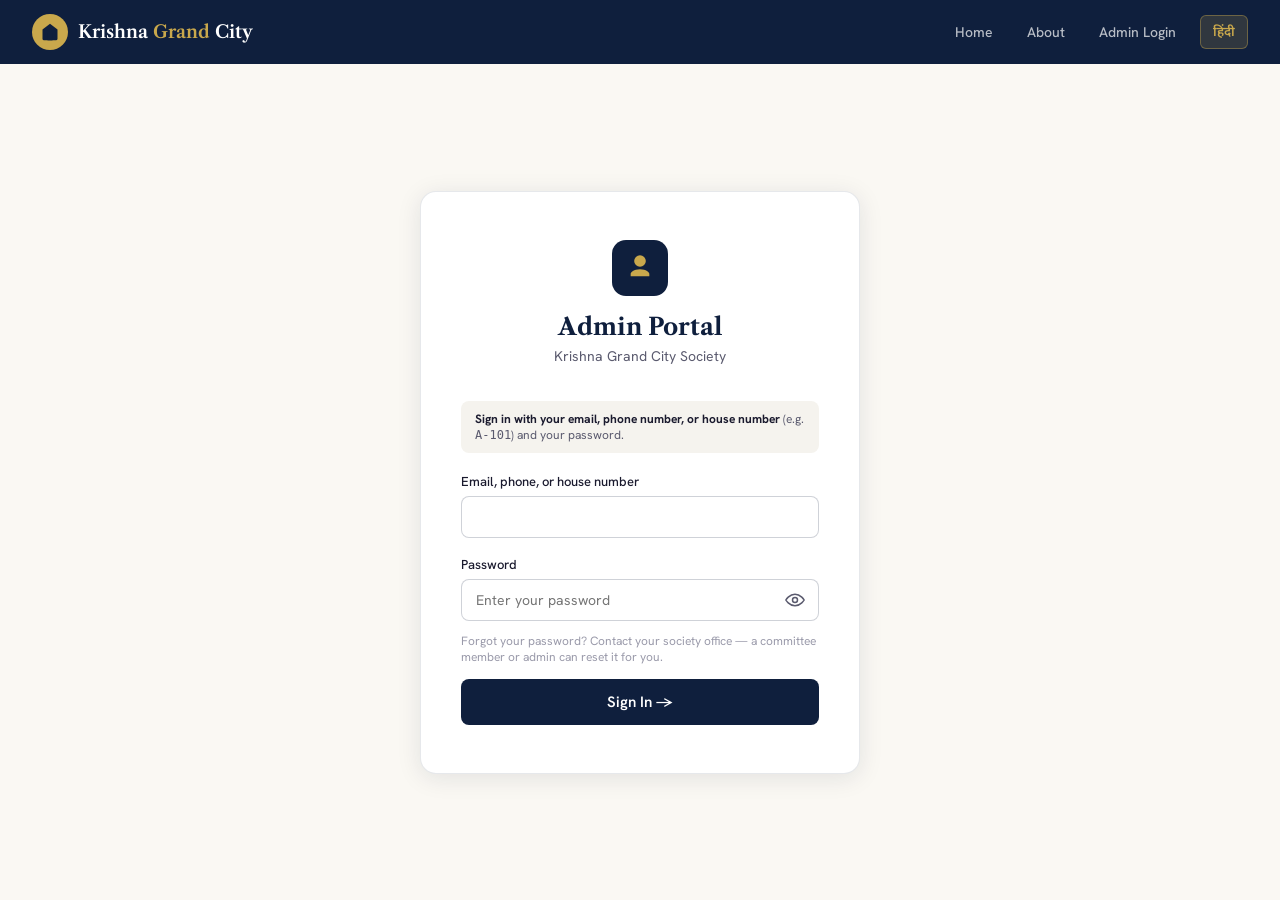
<file: facilities.html>
<!DOCTYPE html>
<html lang="en">
<head>
<!-- ═══════════════════════════════════════════════════
     KRISHNA GRAND CITY SOCIETY — Admin Portal
     File: krishna_grand_city_admin.html
     Version: 2.0
     Society: Krishna Grand City, Sheetala Colony, Kohka, Bhilai
     ═══════════════════════════════════════════════════ -->
<meta charset="UTF-8" />
<meta name="viewport" content="width=device-width, initial-scale=1.0" />
<title>KGC Admin — Facilities</title>

<!-- Installable web app (PWA): manifest, icons and phone-browser colours -->
<link rel="manifest" href="manifest.webmanifest" />
<meta name="theme-color" content="#0f1f3d" />
<meta name="mobile-web-app-capable" content="yes" />
<meta name="apple-mobile-web-app-capable" content="yes" />
<meta name="apple-mobile-web-app-title" content="KGC" />
<meta name="apple-mobile-web-app-status-bar-style" content="black" />
<link rel="icon" type="image/png" sizes="32x32" href="favicon-32.png" />
<link rel="apple-touch-icon" href="apple-touch-icon.png" />

<!-- Google Fonts: Libre Caslon Text (headings) + Hanken Grotesk (body) -->
<link href="https://fonts.googleapis.com/css2?family=Libre+Caslon+Text:ital,wght@0,400;0,700;1,400&family=Hanken+Grotesk:wght@400;500;600;700&display=swap" rel="stylesheet" />
<!-- Hindi fonts: Rozha One (display/headings) + Noto Sans Devanagari (body) -->
<link rel="preconnect" href="https://fonts.googleapis.com">
<link rel="preconnect" href="https://fonts.gstatic.com" crossorigin>
<link href="https://fonts.googleapis.com/css2?family=Rozha+One&family=Noto+Sans+Devanagari:wght@400;500;600;700&display=swap" rel="stylesheet" />

<link rel="stylesheet" href="assets/app.css?v=93f90a52" />
</head>
<body data-kind="dash" data-view="facilities" data-page="facilities">
<!-- Toast notifications host -->
<div id="toast-wrap" aria-live="polite" aria-atomic="false"></div>
<nav>
  <div class="nav-left">
  <button id="burger" class="burger no-translate" onclick="toggleMobileMenu()" aria-label="Open menu">&#9776;</button>
  <div class="nav-logo">
    <div class="nav-logo-mark">
      <!-- Society home icon -->
      <svg viewBox="0 0 24 24" width="20" height="20" fill="none">
        <path d="M3 9l9-7 9 7v11a2 2 0 01-2 2H5a2 2 0 01-2-2z" fill="#0f1f3d"/>
        <polyline points="9,22 9,12 15,12 15,22" fill="#0f1f3d"/>
      </svg>
    </div>
    <span class="nav-brand">Krishna<span> Grand</span> City</span>
  </div>
  </div><!-- /nav-left -->
  <div class="nav-links">
    <button class="nav-btn" onclick="showPage('home')">Home</button>
    <button class="nav-btn" onclick="showPage('about')">About</button>
    <button class="nav-btn" id="nav-login-btn" onclick="showPage('login')">Admin Login</button>
    <button class="nav-btn" id="nav-logout-btn" style="display:none" onclick="logout()">Logout</button>
    <button class="nav-btn" id="nav-install-btn" onclick="kgcInstallApp()">Install app</button>
    <button id="lang-toggle" class="no-translate" onclick="toggleLanguage()">हिंदी</button>
  </div>
</nav>
<div id="page-dashboard">
  <div class="dash-layout">

    <!-- ── SIDEBAR NAVIGATION ── -->
    <aside class="sidebar">
      <div class="sidebar-section">
        <div class="sidebar-label">Main</div>
        <!-- Members section button — admin & committee tiers only -->
        <button class="sb-btn active" id="sb-members" onclick="showDash('members')">
          <svg viewBox="0 0 24 24" fill="none" stroke="currentColor" stroke-width="2"><path d="M17 21v-2a4 4 0 00-4-4H5a4 4 0 00-4 4v2"/><circle cx="9" cy="7" r="4"/><path d="M23 21v-2a4 4 0 00-3-3.87M16 3.13a4 4 0 010 7.75"/></svg>
          Members
        </button>
        <!-- My Profile / Home button — resident tier only -->
        <button class="sb-btn perm-hidden" id="sb-myprofile" onclick="showDash('resident-home')">
          <svg viewBox="0 0 24 24" fill="none" stroke="currentColor" stroke-width="2"><path d="M20 21v-2a4 4 0 00-4-4H8a4 4 0 00-4 4v2"/><circle cx="12" cy="7" r="4"/></svg>
          My Profile
        </button>
        <!-- My Bills — resident tier only -->
        <button class="sb-btn perm-hidden" id="sb-res-bills" onclick="showDash('res-bills')">
          <svg viewBox="0 0 24 24" fill="none" stroke="currentColor" stroke-width="2"><rect x="2" y="5" width="20" height="14" rx="2"/><line x1="2" y1="10" x2="22" y2="10"/></svg>
          My Bills
        </button>
        <!-- My Complaints — resident tier only -->
        <button class="sb-btn perm-hidden" id="sb-res-complaints" onclick="showDash('res-complaints')">
          <svg viewBox="0 0 24 24" fill="none" stroke="currentColor" stroke-width="2"><circle cx="12" cy="12" r="10"/><line x1="12" y1="8" x2="12" y2="12"/><line x1="12" y1="16" x2="12.01" y2="16"/></svg>
          My Complaints
        </button>
        <!-- Analytics section button — admin tier only -->
        <button class="sb-btn" id="sb-finances" onclick="showDash('finances')">
          <svg viewBox="0 0 24 24" fill="none" stroke="currentColor" stroke-width="2"><line x1="12" y1="1" x2="12" y2="23"/><path d="M17 5H9.5a3.5 3.5 0 000 7h5a3.5 3.5 0 010 7H6"/></svg>
          Finances
        </button>
      </div>
      <div class="sidebar-section">
        <div class="sidebar-label">Management</div>
        <!-- Notice Board button -->
        <button class="sb-btn" id="sb-notices" onclick="showDash('notices')">
          <svg viewBox="0 0 24 24" fill="none" stroke="currentColor" stroke-width="2"><rect x="3" y="4" width="18" height="18" rx="2"/><line x1="16" y1="2" x2="16" y2="6"/><line x1="8" y1="2" x2="8" y2="6"/><line x1="3" y1="10" x2="21" y2="10"/></svg>
          Notice Board
        </button>
        <!-- Complaints button -->
        <button class="sb-btn" id="sb-complaints" onclick="showDash('complaints')">
          <svg viewBox="0 0 24 24" fill="none" stroke="currentColor" stroke-width="2"><circle cx="12" cy="12" r="10"/><line x1="12" y1="8" x2="12" y2="12"/><line x1="12" y1="16" x2="12.01" y2="16"/></svg>
          Complaints
        </button>
        <!-- Bills button -->
        <button class="sb-btn" id="sb-bills" onclick="showDash('bills')">
          <svg viewBox="0 0 24 24" fill="none" stroke="currentColor" stroke-width="2"><rect x="2" y="5" width="20" height="14" rx="2"/><line x1="2" y1="10" x2="22" y2="10"/></svg>
          Maintenance Bills
        </button>
        <!-- Facilities button -->
        <button class="sb-btn" id="sb-facilities" onclick="showDash('facilities')">
          <svg viewBox="0 0 24 24" fill="none" stroke="currentColor" stroke-width="2"><rect x="2" y="3" width="20" height="14" rx="2"/><line x1="8" y1="21" x2="16" y2="21"/><line x1="12" y1="17" x2="12" y2="21"/></svg>
          Facilities
        </button>
        <!-- Access Control — administrator account only -->
        <button class="sb-btn perm-hidden" id="sb-access" onclick="showDash('access')">
          <svg viewBox="0 0 24 24" fill="none" stroke="currentColor" stroke-width="2"><path d="M12 22s8-4 8-10V5l-8-3-8 3v7c0 6 8 10 8 10z"/><polyline points="9 12 11 14 15 10"/></svg>
          Access Control
        </button>
      </div>
      <!-- Logged-in user info panel at sidebar bottom -->
      <div class="sb-user">
        <div style="display:flex;align-items:center;gap:10px;">
          <div class="sb-avatar" id="sb-avatar-initials">RS</div>
          <div>
            <div style="font-size:13px;font-weight:500;color:#fff;" id="sb-user-name">Rajiv Sharma</div>
            <div style="font-size:11px;color:rgba(255,255,255,0.45);" id="sb-user-role">President</div>
          </div>
        </div>
        <button type="button" onclick="openChangePasswordModal()"
                style="margin-top:10px;width:100%;background:none;border:1px solid rgba(255,255,255,0.15);color:rgba(255,255,255,0.65);font-size:11px;padding:6px 8px;border-radius:6px;cursor:pointer;">
          🔒 Change Password
        </button>
      </div>
    </aside>

    <!-- ── CHANGE PASSWORD MODAL ── -->
    <div id="change-password-modal" class="hidden" style="position:fixed;inset:0;background:rgba(0,0,0,0.55);z-index:999;display:flex;align-items:center;justify-content:center;">
      <div style="background:var(--bg-card, #fff);border-radius:12px;padding:28px;width:340px;max-width:90vw;">
        <h3 style="margin:0 0 14px;">Change Password</h3>
        <div id="cp-error" class="error-msg hidden" style="margin-bottom:10px;"></div>
        <div id="cp-success" class="hidden" style="margin-bottom:10px;color:#1a7a3c;font-size:13px;"></div>
        <div class="form-group">
          <label class="form-label">Current password</label>
          <input class="form-input" type="password" id="cp-current" />
        </div>
        <div class="form-group">
          <label class="form-label">New password (min. 8 characters)</label>
          <input class="form-input" type="password" id="cp-new" />
        </div>
        <div style="display:flex;gap:8px;margin-top:16px;">
          <button class="btn-full" id="cp-submit-btn" onclick="submitChangePassword()">Update Password</button>
          <button type="button" onclick="closeChangePasswordModal()"
                  style="background:none;border:1px solid #ccc;border-radius:8px;padding:0 16px;cursor:pointer;">Cancel</button>
        </div>
      </div>
    </div>

    <!-- ── MAIN CONTENT AREA ── -->
    <main class="dash-main">

      <!-- ══════════════════════════════
           FACILITIES VIEW
           Club house description, gym membership, hall booking
           ══════════════════════════════ -->
      <div id="dash-facilities">
        <div class="page-header">
          <div>
            <h2 class="page-title">Facilities</h2>
            <p class="page-sub">Manage common areas, memberships and bookings</p>
          </div>
        </div>

        <!-- Hero banner for club house -->
        <div class="facility-hero">
          <h2>🏛️ The Club House</h2>
          <p>Krishna Grand City's Club House is the social heart of our community — a premium, multi-purpose complex designed to enrich the lifestyle of every resident. Spanning over 8,000 sq. ft., the Club House brings together recreational, fitness, and celebration spaces under one roof. Whether you are looking to stay fit, host a family event, or simply unwind with neighbours, the Club House has it all.</p>
        </div>

        <!-- Sub-section tabs: Overview / Gym / Community Hall -->
        <div class="facility-tabs">
          <button class="ftab active" onclick="showFacilityTab('overview', this)">Overview</button>
          <button class="ftab" onclick="showFacilityTab('gym', this)">Gym & Membership</button>
          <button class="ftab" onclick="showFacilityTab('hall', this)">Community Hall</button>
        </div>

        <!-- ── Facilities Overview Tab ── -->
        <div id="fac-overview">
          <!-- Gymnasium description -->
          <div class="facility-section">
            <div class="facility-section-header">
              <div class="facility-icon facility-icon-gold">🏋️</div>
              <div>
                <h3>The Gymnasium</h3>
                <p style="font-size:13px;color:var(--text3);">Located on the ground floor of the Club House</p>
              </div>
            </div>
            <div class="facility-desc">
              Our state-of-the-art gymnasium spans 2,200 sq. ft. and is equipped with the latest cardio and strength-training equipment from reputed brands. The gym features 10 treadmills, 8 elliptical machines, a dedicated free-weight zone, resistance machines, and a stretching/yoga corner. Two full-wall mirrors and premium rubber flooring ensure a professional workout experience. Certified personal trainers are available Monday through Saturday from 6 AM to 8 PM, offering both group classes (Zumba, aerobics, yoga) and one-on-one sessions. The gym is open 365 days a year, including public holidays, ensuring residents can maintain their fitness routines uninterrupted.
            </div>
            <div class="facility-details">
              <div class="facility-detail-item"><label>Hours</label><span>5:30 AM – 10:00 PM</span></div>
              <div class="facility-detail-item"><label>Area</label><span>2,200 sq. ft.</span></div>
              <div class="facility-detail-item"><label>Equipment</label><span>45+ machines</span></div>
              <div class="facility-detail-item"><label>Trainers</label><span>Mon – Sat</span></div>
              <div class="facility-detail-item"><label>Classes</label><span>Yoga, Zumba, HIIT</span></div>
              <div class="facility-detail-item"><label>Max Capacity</label><span>30 members</span></div>
            </div>
            <div style="margin-top:20px;">
              <button class="btn-add btn-gold" onclick="showFacilityTab('gym', document.querySelectorAll('.facility-tabs .ftab')[1])">View Membership Plans →</button>
            </div>
          </div>

          <!-- Community Hall description -->
          <div class="facility-section">
            <div class="facility-section-header">
              <div class="facility-icon facility-icon-navy">🎉</div>
              <div>
                <h3>The Community Hall</h3>
                <p style="font-size:13px;color:var(--text3);">First floor of the Club House · Capacity: 250 persons</p>
              </div>
            </div>
            <div class="facility-desc">
              The Community Hall is a versatile, air-conditioned event space spanning 3,500 sq. ft. on the first floor of the Club House. Designed to serve as the venue for all of the society's social, cultural, and celebratory occasions, the hall features a raised stage with sound and lighting systems, a retractable partition system that divides the space into two independent halls when required, and a fully equipped catering kitchen adjacent to the main hall. Premium stackable chairs and folding banquet tables accommodate up to 250 guests in a banquet setup or 350 in a theatre-style arrangement. The hall is available for booking by all registered residents for occasions such as birthday parties, anniversaries, Pooja ceremonies, kitty parties, society meetings, and cultural programs. A dedicated in-house audio-visual team is available on request.
            </div>
            <div class="facility-details">
              <div class="facility-detail-item"><label>Area</label><span>3,500 sq. ft.</span></div>
              <div class="facility-detail-item"><label>Capacity</label><span>Up to 250 guests</span></div>
              <div class="facility-detail-item"><label>A/C</label><span>Fully air-conditioned</span></div>
              <div class="facility-detail-item"><label>Bookable Hours</label><span>7 AM – 11 PM</span></div>
              <div class="facility-detail-item"><label>Notice Required</label><span>48 hours minimum</span></div>
              <div class="facility-detail-item"><label>Catering Kitchen</label><span>Included</span></div>
            </div>
            <div style="margin-top:20px;">
              <button class="btn-add btn-gold" onclick="showFacilityTab('hall', document.querySelectorAll('.facility-tabs .ftab')[2])">Book the Hall →</button>
            </div>
          </div>

          <!-- Other Club House amenities -->
          <div class="facility-section">
            <div class="facility-section-header">
              <div class="facility-icon facility-icon-green">🎱</div>
              <div><h3>Other Club House Amenities</h3><p style="font-size:13px;color:var(--text3);">Available to all members — no prior booking required</p></div>
            </div>
            <div class="feature-grid" style="margin-top:0">
              <div class="feature-card"><div class="feat-icon">📚</div><div class="feat-title">Library & Reading Room</div><div class="feat-desc">Quiet space with 500+ books, newspapers, and magazines. Open 8 AM – 9 PM daily.</div></div>
              <div class="feature-card"><div class="feat-icon">🎱</div><div class="feat-title">Indoor Games Room</div><div class="feat-desc">Billiards, carrom, table tennis, and chess — for residents of all age groups.</div></div>
              <div class="feature-card"><div class="feat-icon">👶</div><div class="feat-title">Kids Play Zone</div><div class="feat-desc">Supervised indoor play area for children under 12. Foam flooring and safety equipment.</div></div>
              <div class="feature-card"><div class="feat-icon">☕</div><div class="feat-title">Café Lounge</div><div class="feat-desc">Light refreshments and beverages available. A comfortable space to socialise with neighbours.</div></div>
            </div>
          </div>
        </div>

        <!-- ── Gym Membership Tab ── -->
        <div id="fac-gym" class="hidden">
          <div class="facility-section">
            <h3 style="margin-bottom:8px;">Gym Membership Plans</h3>
            <p class="facility-desc" style="margin-bottom:24px;">Choose a plan that suits your fitness goals. All plans include access to the gym floor, group classes, and locker facilities. Membership is available exclusively to registered residents and their family members.</p>

            <!-- Membership plan cards -->
            <div class="booking-grid">
              <div class="membership-plan" onclick="selectPlan(this,'monthly')">
                <div class="plan-name">Monthly</div>
                <div class="plan-price">₹800</div>
                <div class="plan-period">per month</div>
                <ul class="plan-features">
                  <li>Full gym access</li>
                  <li>2 group classes/week</li>
                  <li>Locker usage</li>
                </ul>
              </div>
              <div class="membership-plan" onclick="selectPlan(this,'quarterly')">
                <div class="plan-name">Quarterly</div>
                <div class="plan-price">₹2,100</div>
                <div class="plan-period">per 3 months · save ₹300</div>
                <ul class="plan-features">
                  <li>Full gym access</li>
                  <li>4 group classes/week</li>
                  <li>Locker usage</li>
                  <li>1 free PT session</li>
                </ul>
              </div>
              <div class="membership-plan" onclick="selectPlan(this,'annual')">
                <div class="plan-name">Annual</div>
                <div class="plan-price">₹7,500</div>
                <div class="plan-period">per year · save ₹2,100</div>
                <ul class="plan-features">
                  <li>Full gym access</li>
                  <li>Unlimited group classes</li>
                  <li>Dedicated locker</li>
                  <li>4 free PT sessions</li>
                  <li>Guest pass (2/month)</li>
                </ul>
              </div>
              <div class="membership-plan" onclick="selectPlan(this,'family')">
                <div class="plan-name">Family</div>
                <div class="plan-price">₹12,000</div>
                <div class="plan-period">per year · up to 4 members</div>
                <ul class="plan-features">
                  <li>Full gym access all</li>
                  <li>Unlimited group classes</li>
                  <li>Dedicated locker</li>
                  <li>6 free PT sessions</li>
                  <li>Kids yoga included</li>
                </ul>
              </div>
            </div>

            <!-- Membership enrolment form -->
            <div style="background:var(--surface2);border-radius:var(--radius);padding:24px;margin-top:8px;">
              <div class="analytics-section-title">Enrol for Membership</div>
              <div class="form-row" style="margin-bottom:14px;">
                <div class="form-group">
                  <label class="form-label">Resident Name *</label>
                  <input class="form-input" id="gym-name" placeholder="Enter full name" />
                </div>
                <div class="form-group">
                  <label class="form-label">House Number *</label>
                  <input class="form-input" id="gym-house" placeholder="e.g. A-101" />
                </div>
              </div>
              <div class="form-row" style="margin-bottom:14px;">
                <div class="form-group">
                  <label class="form-label">Phone *</label>
                  <input class="form-input" id="gym-phone" placeholder="10-digit mobile number" />
                </div>
                <div class="form-group">
                  <label class="form-label">Plan *</label>
                  <select class="form-select" id="gym-plan">
                    <option value="">Select plan</option>
                    <option value="monthly">Monthly — ₹800</option>
                    <option value="quarterly">Quarterly — ₹2,100</option>
                    <option value="annual">Annual — ₹7,500</option>
                    <option value="family">Family Annual — ₹12,000</option>
                  </select>
                </div>
              </div>
              <div class="form-row" style="margin-bottom:14px;">
                <div class="form-group">
                  <label class="form-label">Start Date *</label>
                  <input class="form-input" id="gym-start" type="date" />
                </div>
                <div class="form-group">
                  <label class="form-label">Preferred Slot</label>
                  <select class="form-select" id="gym-slot">
                    <option value="">Any time</option>
                    <option>Early Morning (5:30–8:00 AM)</option>
                    <option>Morning (8:00–11:00 AM)</option>
                    <option>Afternoon (12:00–4:00 PM)</option>
                    <option>Evening (4:00–7:00 PM)</option>
                    <option>Night (7:00–10:00 PM)</option>
                  </select>
                </div>
              </div>
              <div id="gym-success" class="success-msg hidden">✓ Membership enrolment recorded successfully!</div>
              <div id="gym-error" class="error-msg hidden">Please fill all required fields.</div>
              <button class="btn-add btn-gold" onclick="enrollGym()">Enrol Now</button>
            </div>

            <!-- Existing gym memberships table -->
            <div style="margin-top:28px;">
              <div class="analytics-section-title">Active Memberships</div>
              <div class="table-wrap">
                <div style="overflow-x:auto;">
                  <table>
                    <thead><tr><th>Member</th><th>House</th><th>Plan</th><th>Start Date</th><th>Valid Till</th><th>Status</th></tr></thead>
                    <tbody id="gym-members-tbody">
                      <tr><td colspan="6" style="text-align:center;padding:24px;color:var(--text2);">No memberships enrolled yet.</td></tr>
                    </tbody>
                  </table>
                </div>
              </div>
            </div>
          </div>
        </div>

        <!-- ── Community Hall Booking Tab ── -->
        <div id="fac-hall" class="hidden">
          <div class="facility-section">
            <h3 style="margin-bottom:8px;">Community Hall Booking</h3>
            <p class="facility-desc" style="margin-bottom:24px;">Book the Community Hall for your events. Minimum booking notice is 48 hours. Bookings are subject to availability and committee approval. Residents must vacate the hall by 11:00 PM on all days.</p>

            <!-- Hall booking form -->
            <div style="background:var(--surface2);border-radius:var(--radius);padding:24px;margin-bottom:24px;">
              <div class="analytics-section-title">New Booking Request</div>
              <div class="form-row" style="margin-bottom:14px;">
                <div class="form-group">
                  <label class="form-label">Resident Name *</label>
                  <input class="form-input" id="hall-name" placeholder="Enter full name" />
                </div>
                <div class="form-group">
                  <label class="form-label">House Number *</label>
                  <input class="form-input" id="hall-house" placeholder="e.g. B-201" />
                </div>
              </div>
              <div class="form-row" style="margin-bottom:14px;">
                <div class="form-group">
                  <label class="form-label">Phone *</label>
                  <input class="form-input" id="hall-phone" placeholder="10-digit mobile number" />
                </div>
                <div class="form-group">
                  <label class="form-label">Event Type *</label>
                  <select class="form-select" id="hall-event-type">
                    <option value="">Select event type</option>
                    <option>Birthday Party</option>
                    <option>Anniversary</option>
                    <option>Pooja / Religious Ceremony</option>
                    <option>Kitty Party / Get-together</option>
                    <option>Society Meeting</option>
                    <option>Cultural Program</option>
                    <option>Workshop / Seminar</option>
                    <option>Other</option>
                  </select>
                </div>
              </div>
              <div class="form-row" style="margin-bottom:14px;">
                <div class="form-group">
                  <label class="form-label">Event Date *</label>
                  <input class="form-input" id="hall-date" type="date" />
                </div>
                <div class="form-group">
                  <label class="form-label">Expected Guests *</label>
                  <input class="form-input" id="hall-guests" type="number" placeholder="e.g. 80" min="1" max="250" />
                </div>
              </div>
              <div class="form-row" style="margin-bottom:14px;">
                <div class="form-group">
                  <label class="form-label">Start Time *</label>
                  <select class="form-select" id="hall-start-time">
                    <option value="">Select time</option>
                    <option>07:00 AM</option><option>08:00 AM</option><option>09:00 AM</option>
                    <option>10:00 AM</option><option>11:00 AM</option><option>12:00 PM</option>
                    <option>01:00 PM</option><option>02:00 PM</option><option>03:00 PM</option>
                    <option>04:00 PM</option><option>05:00 PM</option><option>06:00 PM</option>
                    <option>07:00 PM</option><option>08:00 PM</option>
                  </select>
                </div>
                <div class="form-group">
                  <label class="form-label">End Time *</label>
                  <select class="form-select" id="hall-end-time">
                    <option value="">Select time</option>
                    <option>09:00 AM</option><option>10:00 AM</option><option>11:00 AM</option>
                    <option>12:00 PM</option><option>01:00 PM</option><option>02:00 PM</option>
                    <option>03:00 PM</option><option>04:00 PM</option><option>05:00 PM</option>
                    <option>06:00 PM</option><option>07:00 PM</option><option>08:00 PM</option>
                    <option>09:00 PM</option><option>10:00 PM</option><option>11:00 PM</option>
                  </select>
                </div>
              </div>
              <div class="form-group" style="margin-bottom:14px;">
                <label class="form-label">Additional Requirements / Notes</label>
                <textarea class="form-textarea" id="hall-notes" placeholder="e.g. Need projector, microphone, extra chairs, DJ permission..."></textarea>
              </div>
              <div id="hall-success" class="success-msg hidden">✓ Hall booking request submitted! You will be notified upon approval.</div>
              <div id="hall-error" class="error-msg hidden">Please fill all required fields.</div>
              <button class="btn-add btn-gold" onclick="submitHallBooking()">Submit Booking Request</button>
            </div>

            <!-- Upcoming hall bookings table — admin and committee only -->
            <div class="admin-only">
              <div class="analytics-section-title">Upcoming Bookings</div>
              <div class="table-wrap">
                <div style="overflow-x:auto;">
                  <table>
                    <thead><tr><th>Resident</th><th>House</th><th>Event</th><th>Date</th><th>Time</th><th>Guests</th><th>Status</th><th id="hall-actions-th">Actions</th></tr></thead>
                    <tbody id="hall-bookings-tbody">
                      <tr><td colspan="8" style="text-align:center;padding:24px;color:var(--text2);">No bookings yet.</td></tr>
                    </tbody>
                  </table>
                </div>
              </div>
            </div>
          </div>
        </div>

      </div><!-- /dash-facilities -->

      <!-- ── VIEW BILL PAYMENTS MODAL (committee/admin side download access) ── -->
      <div class="modal-overlay hidden" id="bill-payments-modal">
        <div class="modal-box">
          <div class="modal-header">
            <h2 class="modal-title">Payment History</h2>
            <button class="modal-close" onclick="closeBillPaymentsModal()">✕</button>
          </div>
          <div id="bill-payments-content" style="max-height:360px;overflow-y:auto;"></div>
          <div class="modal-actions">
            <button class="btn-add btn-gold" onclick="closeBillPaymentsModal()">Close</button>
          </div>
        </div>
      </div>

      <!-- ── GENERATE BILLS MODAL ── -->
      <div class="modal-overlay hidden" id="generate-bills-modal">
        <div class="modal-box">
          <div class="modal-header">
            <h2 class="modal-title">Generate Monthly Bills</h2>
            <button class="modal-close" onclick="closeGenerateBillsModal()">✕</button>
          </div>
          <p style="font-size:13px;color:var(--text2);margin-bottom:14px;">
            Creates one bill for every active member, using their unit type's current rate.
            Members who already have a bill for this month are automatically skipped — safe to run more than once.
          </p>
          <div class="form-row">
            <div class="form-group">
              <label class="form-label">Billing Month *</label>
              <input class="form-input" id="gb-month" type="month" />
            </div>
            <div class="form-group">
              <label class="form-label">Financial Year *</label>
              <select class="form-select" id="gb-fy">
                <!-- Populated by populateFYDropdown() — spans 100 years -->
              </select>
            </div>
          </div>
          <div id="gb-error" class="error-msg hidden"></div>
          <div id="gb-result" class="hidden" style="font-size:14px;background:var(--surface2);padding:12px;border-radius:8px;margin-top:8px;"></div>
          <div class="modal-actions">
            <button class="btn-cancel" onclick="closeGenerateBillsModal()">Close</button>
            <button class="btn-add btn-gold" id="gb-submit-btn" onclick="submitGenerateBills()">Generate</button>
          </div>
        </div>
      </div>

      <!-- ── RECORD PAYMENT MODAL ── -->
      <div class="modal-overlay hidden" id="payment-modal">
        <div class="modal-box">
          <div class="modal-header">
            <h2 class="modal-title">Record Payment</h2>
            <button class="modal-close" onclick="closePaymentModal()">✕</button>
          </div>
          <p id="pay-bill-summary" style="font-size:13px;color:var(--text2);margin-bottom:14px;"></p>
          <div class="form-row">
            <div class="form-group">
              <label class="form-label">Amount Paid (₹) *</label>
              <input class="form-input" id="pay-amount" type="number" min="0" step="0.01" />
            </div>
            <div class="form-group">
              <label class="form-label">Payment Date</label>
              <input class="form-input" id="pay-date" type="date" />
            </div>
          </div>
          <div class="form-group">
            <label class="form-label">Payment Mode *</label>
            <select class="form-select" id="pay-mode" onchange="onPaymentModeChange()">
              <option value="cash">Cash</option>
              <option value="cheque">Cheque</option>
              <option value="online_upi">UPI</option>
              <option value="online_neft">Bank Transfer — NEFT</option>
              <option value="online_imps">Bank Transfer — IMPS</option>
              <option value="online_rtgs">Bank Transfer — RTGS</option>
              <option value="demand_draft">Demand Draft</option>
            </select>
          </div>

          <!-- Manual bill/receipt tracking — always available, independent of payment mode.
               Useful when your society still keeps a physical bill book alongside the digital records. -->
          <div class="form-row">
            <div class="form-group">
              <label class="form-label">Bill No. (manual receipt number)</label>
              <input class="form-input" id="pay-receipt-manual" placeholder="e.g. 00456" />
            </div>
            <div class="form-group">
              <label class="form-label">Bill Book No.</label>
              <input class="form-input" id="pay-bill-book" placeholder="e.g. BB-12" />
            </div>
          </div>

          <!-- Cheque-specific fields -->
          <div id="pay-fields-cheque" class="hidden">
            <div class="form-row">
              <div class="form-group"><label class="form-label">Cheque Number *</label><input class="form-input" id="pay-cheque-number" /></div>
              <div class="form-group"><label class="form-label">Cheque Date *</label><input class="form-input" id="pay-cheque-date" type="date" /></div>
            </div>
            <div class="form-group"><label class="form-label">Bank Name</label><input class="form-input" id="pay-bank-name" /></div>
          </div>

          <!-- UPI-specific field -->
          <div id="pay-fields-upi" class="hidden">
            <div class="form-row">
              <div class="form-group"><label class="form-label">UPI Transaction ID *</label><input class="form-input" id="pay-upi-txn" /></div>
              <div class="form-group"><label class="form-label">UPI App</label><input class="form-input" id="pay-upi-app" placeholder="e.g. GPay, PhonePe" /></div>
            </div>
          </div>

          <!-- Bank transfer (NEFT/IMPS/RTGS) fields -->
          <div id="pay-fields-transfer" class="hidden">
            <div class="form-row">
              <div class="form-group"><label class="form-label">Bank Reference No. (UTR) *</label><input class="form-input" id="pay-bank-ref" /></div>
              <div class="form-group"><label class="form-label">Bank Name</label><input class="form-input" id="pay-transfer-bank" /></div>
            </div>
          </div>

          <!-- Demand draft fields -->
          <div id="pay-fields-dd" class="hidden">
            <div class="form-row">
              <div class="form-group"><label class="form-label">DD Number</label><input class="form-input" id="pay-dd-number" /></div>
              <div class="form-group"><label class="form-label">DD Date</label><input class="form-input" id="pay-dd-date" type="date" /></div>
            </div>
            <div class="form-group"><label class="form-label">DD Bank Name</label><input class="form-input" id="pay-dd-bank" /></div>
          </div>

          <div class="form-group">
            <label class="form-label">Remarks</label>
            <input class="form-input" id="pay-remarks" placeholder="Optional note" />
          </div>
          <div id="pay-error" class="error-msg hidden"></div>
          <div class="modal-actions">
            <button class="btn-cancel" onclick="closePaymentModal()">Cancel</button>
            <button class="btn-add btn-gold" id="pay-submit-btn" onclick="submitPayment()">Record Payment</button>
          </div>
        </div>
      </div>

    </main>
  </div>
</div>


<!-- ════════════════════════════════════════════════════════════
     ADD MEMBER MODAL
     Includes owner photo upload, owner-name field for tenants
     ════════════════════════════════════════════════════════════ -->
<div class="modal-overlay hidden" id="add-modal">
  <div class="modal-box modal-box-lg">
    <div class="modal-header">
      <h2 class="modal-title" id="add-modal-title">Add New Member</h2>
      <button class="modal-close" onclick="closeAddModal()">✕</button>
    </div>

    <!-- Owner photo upload -->
    <div class="form-group">
      <label class="form-label">Owner / Resident Photo</label>
      <div class="img-upload-area" onclick="document.getElementById('f-photo-input').click()">
        <img id="f-photo-preview" class="img-upload-preview" alt="Photo preview" />
        <input type="file" id="f-photo-input" accept="image/*" onchange="previewPhoto(this)" style="display:none" />
        <div id="f-upload-icon" style="font-size:28px;margin-bottom:8px;">📷</div>
        <div class="img-upload-label">Click to upload photo</div>
        <div class="img-upload-hint">JPG, PNG, WEBP · Max 2 MB</div>
      </div>
      <p style="font-size:11px;color:var(--text2);margin-top:4px;">Photo preview only for now — saving photos requires file storage setup, coming in a future step.</p>
    </div>

    <div class="form-row">
      <div class="form-group">
        <label class="form-label">Full Name *</label>
        <input class="form-input" id="f-name" placeholder="e.g. Rahul Gupta" />
      </div>
      <div class="form-group">
        <label class="form-label">House Number *</label>
        <input class="form-input" id="f-house" placeholder="e.g. Kingston - 05, Shop - 12" />
      </div>
    </div>
    <div class="form-row">
      <div class="form-group">
        <label class="form-label">Unit Type *</label>
        <select class="form-select" id="f-type">
          <option value="">Select type</option>
          <option value="2bhk">2 BHK</option>
          <option value="3bhk">3 BHK</option>
          <option value="rowhouse">Row House</option>
          <option value="shop">Shop</option>
        </select>
      </div>
      <div class="form-group">
        <label class="form-label">Phone Number *</label>
        <input class="form-input" id="f-phone" placeholder="e.g. 98765 43210" />
      </div>
    </div>
    <div class="form-group">
      <label class="form-label">Email</label>
      <input class="form-input" id="f-email" placeholder="email@example.com" />
    </div>
    <div class="form-group">
      <label class="form-label">Vehicle Registration No.</label>
      <input class="form-input" id="f-vehicle" placeholder="e.g. CG-07 AB 1234 (leave blank if none)" />
    </div>
    <div class="form-row">
      <div class="form-group">
        <label class="form-label">Emergency Contact Name</label>
        <input class="form-input" id="f-emergency-name" placeholder="e.g. Ravi Krishnan" />
      </div>
      <div class="form-group">
        <label class="form-label">Emergency Contact Phone</label>
        <input class="form-input" id="f-emergency-phone" placeholder="10-digit number" />
      </div>
    </div>
    <div id="modal-error" class="error-msg hidden">Please fill in all required fields (Name, House No., Unit Type, Phone).</div>
    <div class="modal-actions">
      <button class="btn-cancel" onclick="closeAddModal()">Cancel</button>
      <button class="btn-add btn-gold" id="add-member-submit-btn" onclick="addMember()">Add Member</button>
    </div>
  </div>
</div>


<!-- ════════════════════════════════════════════════════════════
     EDIT EXPENSE MODAL — admin/president/secretary/treasurer only
     ════════════════════════════════════════════════════════════ -->
<div class="modal-overlay hidden" id="edit-expense-modal">
  <div class="modal-box" style="max-width:560px;">
    <div class="modal-header">
      <h2 class="modal-title">Edit Expense</h2>
      <button class="modal-close" onclick="closeEditExpenseModal()">✕</button>
    </div>
    <div style="font-size:12px;color:var(--text2);margin-bottom:14px;" id="ee-voucher-label"></div>

    <div class="form-row">
      <div class="form-group">
        <label class="form-label">Date *</label>
        <input class="form-input" type="date" id="ee-date" />
      </div>
      <div class="form-group">
        <label class="form-label">Category *</label>
        <select class="form-select" id="ee-category"></select>
      </div>
    </div>

    <div class="form-group">
      <label class="form-label">Description *</label>
      <input class="form-input" id="ee-description" />
    </div>

    <div class="form-row">
      <div class="form-group">
        <label class="form-label">Payee Name *</label>
        <input class="form-input" id="ee-payee" />
      </div>
      <div class="form-group">
        <label class="form-label">GST Number</label>
        <input class="form-input" id="ee-gst-number" placeholder="Optional" />
      </div>
    </div>

    <div class="form-row">
      <div class="form-group">
        <label class="form-label">Amount (₹) *</label>
        <input class="form-input" type="number" id="ee-amount" min="0" />
      </div>
      <div class="form-group">
        <label class="form-label">GST Amount (₹)</label>
        <input class="form-input" type="number" id="ee-gst-amount" min="0" placeholder="0" />
      </div>
    </div>

    <div class="form-row">
      <div class="form-group">
        <label class="form-label">Bill Number</label>
        <input class="form-input" id="ee-bill-number" placeholder="Optional" />
      </div>
      <div class="form-group">
        <label class="form-label">Payment Method *</label>
        <select class="form-select" id="ee-payment-mode">
          <option value="cash">Cash</option>
          <option value="cheque">Cheque</option>
          <option value="online_upi">UPI</option>
          <option value="online_neft">NEFT</option>
          <option value="online_rtgs">RTGS</option>
          <option value="demand_draft">Demand Draft</option>
        </select>
      </div>
    </div>

    <div id="ee-error" class="error-msg hidden"></div>
    <div class="modal-actions">
      <button class="btn-cancel" onclick="closeEditExpenseModal()">Cancel</button>
      <button class="btn-add btn-gold" id="ee-submit-btn" onclick="submitEditExpense()">Save Changes</button>
    </div>
  </div>
</div>

<!-- NEW EXPENSE DIALOG (opened from Finances ▸ New Record ▸ New Expense) -->
<div class="modal-overlay hidden" id="expense-modal">
  <div class="modal-box" style="max-width:600px;">
    <div class="modal-header">
      <h2 class="modal-title">Record New Expense</h2>
      <button class="modal-close" onclick="closeExpenseModal()">&times;</button>
    </div>

    <div class="form-row">
      <!-- Date picker -->
      <div class="form-group">
        <label class="form-label">Date *</label>
        <input class="form-input" type="date" id="fin-date" />
      </div>
      <!-- Category dropdown with "Add category" option -->
      <div class="form-group">
        <label class="form-label">Category *</label>
        <div style="display:flex;gap:8px;">
          <select class="form-select" id="fin-category" style="flex:1;">
            <option value="">Select category</option>
            <option value="Lift Maintenance">Lift Maintenance</option>
            <option value="Labour Salary">Labour Salary</option>
            <option value="Security Salary">Security Salary</option>
            <option value="Housekeeping Salary">Housekeeping Salary</option>
            <option value="Electricity">Electricity</option>
            <option value="Water">Water</option>
            <option value="Generator Maintenance">Generator Maintenance</option>
            <option value="Plumbing Repairs">Plumbing Repairs</option>
            <option value="Electrical Repairs">Electrical Repairs</option>
            <option value="Pest Control">Pest Control</option>
            <option value="Garden / Landscaping">Garden / Landscaping</option>
            <option value="CCTV / Security System">CCTV / Security System</option>
            <option value="Painting">Painting</option>
            <option value="Stationery">Stationery</option>
            <option value="Bank Charges">Bank Charges</option>
            <option value="Audit Fees">Audit Fees</option>
            <option value="Festival / Events">Festival / Events</option>
            <option value="Others">Others</option>
          </select>
          <button class="btn-add" onclick="addFinanceCategory()" title="Add new category" style="padding:0 12px;flex-shrink:0;">+</button>
        </div>
      </div>
    </div>

    <div class="form-group">
      <label class="form-label">Description *</label>
      <input class="form-input" id="fin-description" placeholder="Brief description of the expense" />
    </div>

    <div class="form-row">
      <div class="form-group">
        <label class="form-label">Payee Name *</label>
        <input class="form-input" id="fin-payee" placeholder="Vendor / contractor name" />
      </div>
      <div class="form-group">
        <label class="form-label">GST Number <span style="font-weight:400;color:var(--text2);">(optional)</span></label>
        <input class="form-input" id="fin-gst-number" placeholder="e.g. 22AAAAA0000A1Z5" />
      </div>
    </div>

    <div class="form-row">
      <div class="form-group">
        <label class="form-label">Amount (₹) *</label>
        <input class="form-input" type="number" id="fin-amount" placeholder="e.g. 12500" min="0" />
      </div>
      <div class="form-group">
        <label class="form-label">GST Amount (₹) <span style="font-weight:400;color:var(--text2);">(optional)</span></label>
        <input class="form-input" type="number" id="fin-gst-amount" placeholder="e.g. 1125" min="0" />
      </div>
    </div>

    <div class="form-row">
      <div class="form-group">
        <label class="form-label">Bill Number <span style="font-weight:400;color:var(--text2);">(optional)</span></label>
        <input class="form-input" id="fin-bill-number" placeholder="Vendor invoice / bill no." />
      </div>
      <div class="form-group">
        <label class="form-label">Payment Method *</label>
        <select class="form-select" id="fin-payment-mode">
          <option value="">Select method</option>
          <option value="cash">Cash</option>
          <option value="cheque">Cheque</option>
          <option value="online_upi">UPI</option>
          <option value="online_neft">NEFT</option>
          <option value="online_rtgs">RTGS</option>
          <option value="demand_draft">Demand Draft</option>
        </select>
      </div>
    </div>

    <!-- Auto-generated voucher number preview -->
    <div style="background:var(--surface2);border-radius:8px;padding:12px 16px;font-size:13px;color:var(--text2);margin-bottom:16px;">
      🧾 Voucher / Receipt No: <strong id="fin-voucher-preview" style="color:var(--navy);">Will be auto-generated on save (e.g. VCH-2026-0001)</strong>
    </div>

    <div id="fin-form-error" class="error-msg hidden"></div>
    

    <div class="modal-actions">
      <button class="btn-cancel" onclick="resetFinanceForm()">Clear</button>
      <button class="btn-add btn-gold" id="fin-submit-btn" onclick="submitExpense()">Save Expense</button>
    </div>
  </div>
</div>

<!-- NEW / EDIT RECEIVABLE DIALOG (Finances ▸ New Record ▸ New Receivable) -->
<div class="modal-overlay hidden" id="receivable-modal">
  <div class="modal-box" style="max-width:600px;">
    <div class="modal-header">
      <h2 class="modal-title" id="rv-title">Record New Receivable</h2>
      <button class="modal-close" onclick="closeReceivableModal()">&times;</button>
    </div>
    <p style="font-size:12.5px;color:var(--text2);margin:-4px 0 14px;">For money the society receives other than maintenance (maintenance is recorded under Maintenance &rarr; Add Payment).</p>

    <div class="form-row">
      <div class="form-group">
        <label class="form-label">Date *</label>
        <input class="form-input" type="date" id="rv-date" />
      </div>
      <div class="form-group">
        <label class="form-label">Category *</label>
        <select class="form-select" id="rv-category"><option value="">Select category</option><option value="Hall / Club House Booking">Hall / Club House Booking</option><option value="Facility Charges">Facility Charges</option><option value="Penalty / Late Fee">Penalty / Late Fee</option><option value="Donation">Donation</option><option value="Bank Interest">Bank Interest</option><option value="Advertisement / Hoarding">Advertisement / Hoarding</option><option value="Rent / Lease">Rent / Lease</option><option value="Event / Sponsorship">Event / Sponsorship</option><option value="Refund Received">Refund Received</option><option value="Others">Others</option></select>
      </div>
    </div>

    <div class="form-group">
      <label class="form-label">Description *</label>
      <input class="form-input" id="rv-description" placeholder="What the money was received for" />
    </div>

    <div class="form-row">
      <div class="form-group">
        <label class="form-label">House / Unit No.</label>
        <input class="form-input" id="rv-house" list="pe-house-list" autocomplete="off" oninput="fillReceivableFromHouse()" placeholder="Optional" />
      </div>
      <div class="form-group">
        <label class="form-label">Received From *</label>
        <input class="form-input" id="rv-payer" placeholder="Name of person / organisation" />
      </div>
    </div>

    <div class="form-row">
      <div class="form-group">
        <label class="form-label">Amount (₹) *</label>
        <input class="form-input" type="number" id="rv-amount" min="0" placeholder="e.g. 2500" />
      </div>
      <div class="form-group">
        <label class="form-label">Payment Method *</label>
        <select class="form-select" id="rv-mode">
          <option value="">Select method</option>
          <option value="cash">Cash</option>
          <option value="cheque">Cheque</option>
          <option value="online_upi">UPI</option>
          <option value="online_neft">NEFT</option>
          <option value="online_rtgs">RTGS</option>
          <option value="demand_draft">Demand Draft</option>
        </select>
      </div>
    </div>

    <div class="form-group">
      <label class="form-label">Reference No.</label>
      <input class="form-input" id="rv-reference" placeholder="Cheque / UPI / transaction no. (optional)" />
    </div>

    <div style="background:var(--surface2);border-radius:8px;padding:12px 16px;font-size:13px;color:var(--text2);margin-bottom:16px;">
      🧾 Receipt No: <strong id="rv-receipt-preview" style="color:var(--navy);">Will be auto-generated on save (e.g. RCV-2026-0001)</strong>
    </div>

    <div id="rv-error" class="error-msg hidden"></div>
    <div class="modal-actions">
      <button class="btn-cancel" onclick="closeReceivableModal()">Cancel</button>
      <button class="btn-add btn-gold" id="rv-submit-btn" onclick="submitReceivable()">Save Receivable</button>
    </div>
  </div>
</div>

<!-- ACCESS CONTROL: create login / reset password -->
<div class="modal-overlay hidden" id="access-pw-modal" onclick="if(event.target===this) closeAccessPw()">
  <div class="modal-box" style="max-width:440px;" role="dialog" aria-modal="true" aria-labelledby="ap-title">
    <div class="modal-header">
      <div>
        <h2 class="modal-title" id="ap-title"></h2>
        <div id="ap-sub" style="font-size:13px;color:var(--text2);margin-top:2px;"></div>
      </div>
      <button class="modal-close" onclick="closeAccessPw()" aria-label="Close">&times;</button>
    </div>
    <div class="form-group" id="ap-mobile-row"><label class="form-label" for="ap-mobile">Mobile number (login ID)</label><input class="form-input" type="tel" id="ap-mobile" autocomplete="off"></div>
    <div class="form-group"><label class="form-label" for="ap-pass">Password (at least 8 characters)</label>
      <div style="display:flex;gap:8px;"><input class="form-input" type="text" id="ap-pass" autocomplete="off"><button class="btn-sm btn-sm-outline" type="button" onclick="genAccessPw()">Generate</button></div></div>
    <p style="font-size:12px;color:var(--text2);margin:0;">Share the password with the resident directly. It is not shown again.</p>
    <div id="ap-error" class="error-msg hidden"></div>
    <div class="modal-actions">
      <button class="btn-sm btn-sm-outline" onclick="closeAccessPw()">Cancel</button>
      <button class="btn-add btn-gold" id="ap-submit" onclick="submitAccessPw()">Save</button>
    </div>
  </div>
</div>

<!-- TRANSFER OWNERSHIP (house sold to a new owner) -->
<div class="modal-overlay hidden" id="transfer-modal" onclick="if(event.target===this) closeTransferModal()">
  <div class="modal-box" style="max-width:460px;" role="dialog" aria-modal="true" aria-labelledby="tf-title">
    <div class="modal-header">
      <div>
        <h2 class="modal-title" id="tf-title">Transfer ownership</h2>
        <div id="tf-sub" style="font-size:13px;color:var(--text2);margin-top:2px;"></div>
      </div>
      <button class="modal-close" onclick="closeTransferModal()" aria-label="Close">&times;</button>
    </div>
    <p style="font-size:13px;color:var(--text2);margin:0 0 14px;">The current owner is marked inactive and keeps all their payments. The new owner is added to the same house, and new payments are recorded under them.</p>
    <div class="form-group"><label class="form-label" for="tf-name">New owner's name *</label><input class="form-input" type="text" id="tf-name" autocomplete="off"></div>
    <div class="form-group"><label class="form-label" for="tf-phone">Phone *</label><input class="form-input" type="tel" id="tf-phone" autocomplete="off"></div>
    <div class="form-group"><label class="form-label" for="tf-email">Email</label><input class="form-input" type="email" id="tf-email" autocomplete="off"></div>
    <div class="form-group"><label class="form-label" for="tf-note">Note</label><input class="form-input" type="text" id="tf-note" maxlength="300" placeholder="e.g. Sold in October 2026"></div>
    <div id="tf-error" class="error-msg hidden"></div>
    <div class="modal-actions">
      <button class="btn-sm btn-sm-outline" onclick="closeTransferModal()">Cancel</button>
      <button class="btn-add btn-gold" id="tf-submit" onclick="submitTransfer()">Transfer ownership</button>
    </div>
  </div>
</div>

<!-- ROW DETAIL POPUP (click a payment / expense / receivable row) -->
<div class="modal-overlay hidden" id="row-detail-modal" onclick="if(event.target===this) closeRowDetail()">
  <div class="modal-box" style="max-width:440px;" role="dialog" aria-modal="true" aria-labelledby="rd-title">
    <div class="modal-header">
      <div>
        <h2 class="modal-title" id="rd-title"></h2>
        <div id="rd-sub" style="font-size:13px;color:var(--text2);margin-top:2px;"></div>
      </div>
      <button class="modal-close" onclick="closeRowDetail()" aria-label="Close">&times;</button>
    </div>
    <dl class="rd-list" id="rd-list"></dl>
    <div class="modal-actions" id="rd-actions"></div>
  </div>
</div>

<!-- EXPORT CSV DIALOG (payment ledger) -->
<div class="modal-overlay hidden" id="export-modal">
  <div class="modal-box" style="max-width:520px;">
    <div class="modal-header">
      <h2 class="modal-title">Export CSV</h2>
      <button class="modal-close" onclick="closeExportModal()">&times;</button>
    </div>

    <div class="form-group">
      <label class="form-label">What to export</label>
      <select class="form-select" id="ex-kind" onchange="updateExportDialog()">
        <option value="payments">Payments received (list of entries)</option>
        <option value="status">Paid &amp; unpaid list (by house)</option>
      </select>
    </div>

    <div class="form-row">
      <div class="form-group">
        <label class="form-label">Period</label>
        <select class="form-select" id="ex-period" onchange="updateExportDialog()">
          <option value="fy">Complete financial year</option>
          <option value="q1">Quarter 1 (Apr–Jun)</option>
          <option value="q2">Quarter 2 (Jul–Sep)</option>
          <option value="q3">Quarter 3 (Oct–Dec)</option>
          <option value="q4">Quarter 4 (Jan–Mar)</option>
          <option value="custom">Custom date range</option>
        </select>
      </div>
      <div class="form-group" id="ex-fy-wrap">
        <label class="form-label">Financial year</label>
        <select class="form-select" id="ex-fy" onchange="updateExportDialog()"></select>
      </div>
    </div>

    <div class="form-row hidden" id="ex-custom-wrap">
      <div class="form-group">
        <label class="form-label">From</label>
        <input class="form-input" type="date" id="ex-from" onchange="updateExportDialog()" />
      </div>
      <div class="form-group">
        <label class="form-label">To</label>
        <input class="form-input" type="date" id="ex-to" onchange="updateExportDialog()" />
      </div>
    </div>

    <div class="form-group hidden" id="ex-status-wrap">
      <label class="form-label">Show</label>
      <select class="form-select" id="ex-status">
        <option value="all">All houses (with Paid / Unpaid status)</option>
        <option value="paid">Paid only</option>
        <option value="unpaid">Unpaid &amp; part-paid only</option>
      </select>
    </div>

    <div id="ex-preview" style="font-size:13px;font-weight:600;color:var(--navy);margin:2px 0 6px;"></div>
    <div id="ex-hint" style="font-size:12px;color:var(--text2);line-height:1.6;margin-bottom:6px;"></div>

    <div id="ex-error" class="error-msg hidden"></div>
    <div class="modal-actions">
      <button class="btn-cancel" onclick="closeExportModal()">Cancel</button>
      <button class="btn-add btn-gold" id="ex-submit-btn" onclick="runLedgerExport()">Download CSV</button>
    </div>
  </div>
</div>

<!-- ADD / EDIT PAYMENT MODAL (payment ledger) -->
<div class="modal-overlay hidden" id="payment-entry-modal">
  <div class="modal-box" style="max-width:560px;">
    <div class="modal-header">
      <h2 class="modal-title" id="pe-modal-title">Add Payment</h2>
      <button class="modal-close" onclick="closePaymentModal()">&times;</button>
    </div>

    <div class="form-row">
      <div class="form-group">
        <label class="form-label">Date *</label>
        <input class="form-input" type="date" id="pe-date" onchange="updatePaymentDuration()" />
      </div>
      <div class="form-group">
        <label class="form-label">Amount (Rs.) *</label>
        <input class="form-input" type="number" id="pe-amount" min="0" oninput="updatePaymentDuration()" />
      </div>
    </div>

    <div class="form-row">
      <div class="form-group">
        <label class="form-label">House No. *</label>
        <input class="form-input" id="pe-house" list="pe-house-list" placeholder="e.g. K-05, Shop - 12, R-56" oninput="fillOwnerFromHouse()" autocomplete="off" />
        <datalist id="pe-house-list"></datalist>
        <div id="pe-owner-hint" style="font-size:12px;margin-top:4px;color:var(--text2);"></div>
      </div>
      <div class="form-group">
        <label class="form-label">Owner (auto)</label>
        <input class="form-input" id="pe-name" placeholder="Fetched from house no." readonly style="background:var(--surface2);cursor:not-allowed;" />
      </div>
    </div>

    <div class="form-row">
      <div class="form-group">
        <label class="form-label">Duration</label>
        <select class="form-select" id="pe-duration" onchange="updatePaymentDuration()">
          <option value="1">1 quarter</option>
          <option value="2">2 quarters</option>
          <option value="3">3 quarters</option>
          <option value="4">Complete financial year</option>
        </select>
      </div>
      <div class="form-group" id="pe-start-wrap">
        <label class="form-label">Starting quarter</label>
        <select class="form-select" id="pe-start-q" onchange="peStartTouched=true;updatePaymentDuration()"></select>
      </div>
    </div>
    <div id="pe-duration-hint" style="font-size:12px;line-height:1.6;margin:-4px 0 14px;"></div>

    <div class="form-group">
      <label class="form-label">Description</label>
      <input class="form-input" id="pe-description" placeholder="Maintenance" value="Maintenance" />
    </div>

    <div class="form-group">
      <label class="form-label">Remark</label>
      <select class="form-select" id="pe-remark" onchange="onRemarkChange()">
        <option value="">No remark</option>
        <option value="Payment of previous dues">Payment of previous dues</option>
        <option value="__other">Other (type a remark)</option>
      </select>
      <input class="form-input hidden" id="pe-remark-text" maxlength="200" placeholder="Type the remark" style="margin-top:8px;" />
    </div>

    <div class="form-row">
      <div class="form-group">
        <label class="form-label">Payment Mode</label>
        <select class="form-select" id="pe-mode">
          <option value="cash">Cash</option>
          <option value="online">Online</option>
          <option value="cheque">Cheque</option>
          <option value="online_upi">UPI</option>
          <option value="online_neft">NEFT</option>
          <option value="online_rtgs">RTGS</option>
        </select>
      </div>
      <div class="form-group">
        <label class="form-label">Bill Book No.</label>
        <input class="form-input" id="pe-billbook" placeholder="e.g. 57" />
      </div>
    </div>

    <div class="form-group">
      <label class="form-label">Receipt No.</label>
      <input class="form-input" id="pe-receipt" placeholder="e.g. 6696" />
    </div>

    <div id="pe-error" class="error-msg hidden"></div>
    <div class="modal-actions">
      <button class="btn-cancel" onclick="closePaymentModal()">Cancel</button>
      <button class="btn-add btn-gold" id="pe-submit-btn" onclick="submitPaymentEntry()">Save</button>
    </div>
  </div>
</div>

<!-- ════════════════════════════════════════════════════════════
     EDIT BILL MODAL — admin/president/secretary/treasurer only
     ════════════════════════════════════════════════════════════ -->
<div class="modal-overlay hidden" id="edit-bill-modal">
  <div class="modal-box">
    <div class="modal-header">
      <h2 class="modal-title">Edit Bill</h2>
      <button class="modal-close" onclick="closeEditBillModal()">✕</button>
    </div>
    <div style="font-size:13px;color:var(--text2);margin-bottom:16px;" id="edit-bill-info"></div>
    <div class="form-row">
      <div class="form-group">
        <label class="form-label">Total Amount Due (₹) *</label>
        <input class="form-input" type="number" id="eb-amount-due" min="0" />
      </div>
      <div class="form-group">
        <label class="form-label">Amount Paid (₹)</label>
        <input class="form-input" type="number" id="eb-amount-paid" min="0" />
      </div>
    </div>
    <div class="form-group">
      <label class="form-label">Status</label>
      <select class="form-select" id="eb-status">
        <option value="unpaid">Unpaid</option>
        <option value="partial">Partial</option>
        <option value="paid">Paid</option>
        <option value="waived">Waived</option>
      </select>
    </div>
    <div id="eb-error" class="error-msg hidden"></div>
    <div class="modal-actions">
      <button class="btn-cancel" onclick="closeEditBillModal()">Cancel</button>
      <button class="btn-add btn-gold" id="eb-submit-btn" onclick="submitEditBill()">Save Changes</button>
    </div>
  </div>
</div>

<!-- ════════════════════════════════════════════════════════════
     RESIDENT EDIT PROFILE MODAL
     Lets a resident update their own contact details.
     House number and unit type are read-only (admin-controlled).
     ════════════════════════════════════════════════════════════ -->
<div class="modal-overlay hidden" id="res-edit-modal">
  <div class="modal-box">
    <div class="modal-header">
      <h2 class="modal-title">Edit My Details</h2>
      <button class="modal-close" onclick="closeResEditModal()">✕</button>
    </div>

    <!-- Read-only fields (shown for reference, not editable) -->
    <div style="background:var(--surface2);border-radius:8px;padding:12px 16px;margin-bottom:18px;font-size:13px;color:var(--text2);">
      <div style="display:flex;justify-content:space-between;margin-bottom:4px;">
        <span>House Number</span>
        <strong id="re-house-display" style="color:var(--navy);">—</strong>
      </div>
      <div style="display:flex;justify-content:space-between;">
        <span>Unit Type</span>
        <strong id="re-type-display" style="color:var(--navy);">—</strong>
      </div>
      <div style="margin-top:8px;font-size:11px;color:var(--text3);">
        House number and unit type can only be changed by the admin.
      </div>
    </div>

    <div class="form-row">
      <div class="form-group">
        <label class="form-label">Primary Phone *</label>
        <input class="form-input" id="re-phone-primary" placeholder="10-digit mobile number" />
      </div>
      <div class="form-group">
        <label class="form-label">Alternate Phone</label>
        <input class="form-input" id="re-phone-secondary" placeholder="Optional" />
      </div>
    </div>

    <div class="form-group">
      <label class="form-label">Email Address</label>
      <input class="form-input" type="email" id="re-email" placeholder="your@email.com" />
    </div>

    <div class="form-row">
      <div class="form-group">
        <label class="form-label">Vehicle 1 Registration</label>
        <input class="form-input" id="re-vehicle-1" placeholder="e.g. MH-12 AB 1234" />
      </div>
      <div class="form-group">
        <label class="form-label">Vehicle 2 Registration</label>
        <input class="form-input" id="re-vehicle-2" placeholder="Optional" />
      </div>
    </div>

    <div class="form-row">
      <div class="form-group">
        <label class="form-label">Emergency Contact Name</label>
        <input class="form-input" id="re-emergency-name" placeholder="e.g. ABC Kumar" />
      </div>
      <div class="form-group">
        <label class="form-label">Emergency Contact Phone</label>
        <input class="form-input" id="re-emergency-phone" placeholder="e.g. 9876543210" />
      </div>
    </div>

    <div id="re-error" class="error-msg hidden"></div>
    <div id="re-success" class="success-msg hidden"></div>

    <div class="modal-actions">
      <button class="btn-cancel" onclick="closeResEditModal()">Cancel</button>
      <button class="btn-add btn-gold" id="re-submit-btn" onclick="submitResEdit()">Save Changes</button>
    </div>
  </div>
</div>

<!-- ════════════════════════════════════════════════════════════
     POST NOTICE MODAL
     Fields: title, category, priority, body, expiry
     ════════════════════════════════════════════════════════════ -->
<div class="modal-overlay hidden" id="notice-modal">
  <div class="modal-box">
    <div class="modal-header">
      <h2 class="modal-title" id="notice-modal-title">Post New Notice</h2>
      <button class="modal-close" onclick="closeNoticeModal()">✕</button>
    </div>
    <div class="form-group">
      <label class="form-label">Notice Title *</label>
      <input class="form-input" id="n-title" placeholder="e.g. Water Supply Interruption on 15th May" />
    </div>
    <div class="form-row">
      <div class="form-group">
        <label class="form-label">Category</label>
        <select class="form-select" id="n-category">
          <option value="general">General</option>
          <option value="maintenance">Maintenance</option>
          <option value="event">Event</option>
          <option value="emergency">Emergency</option>
          <option value="finance">Finance</option>
          <option value="legal">Legal</option>
        </select>
      </div>
      <div class="form-group">
        <label class="form-label">Priority</label>
        <select class="form-select" id="n-priority">
          <option value="normal">Normal</option>
          <option value="high">High</option>
          <option value="urgent">Urgent</option>
        </select>
      </div>
    </div>
    <div class="form-group">
      <label class="form-label">Notice Body *</label>
      <textarea class="form-textarea" id="n-body" style="min-height:120px;" placeholder="Write the full notice text here..."></textarea>
    </div>
    <div class="form-row">
      <div class="form-group">
        <label class="form-label">Visible To</label>
        <select class="form-select" id="n-visible-to">
          <option value="all">All Residents</option>
          <option value="admin_only">Committee/Admin Only</option>
        </select>
      </div>
      <div class="form-group">
        <label class="form-label">Valid Until (optional)</label>
        <input class="form-input" id="n-expiry" type="date" />
      </div>
    </div>
    <div class="form-group" style="display:flex;align-items:center;gap:8px;">
      <input type="checkbox" id="n-pinned" style="width:auto;" />
      <label class="form-label" style="margin:0;" for="n-pinned">📌 Pin this notice to the top</label>
    </div>
    <div id="notice-error" class="error-msg hidden">Please fill in the required fields (Title, Body).</div>
    <div class="modal-actions">
      <button class="btn-cancel" onclick="closeNoticeModal()">Cancel</button>
      <button class="btn-add btn-gold" id="notice-submit-btn" onclick="postNotice()">Post Notice</button>
    </div>
  </div>
</div>


<!-- ════════════════════════════════════════════════════════════
     LOG COMPLAINT MODAL
     Fields: resident, house, category, subject, description, priority
     ════════════════════════════════════════════════════════════ -->
<div class="modal-overlay hidden" id="complaint-modal">
  <div class="modal-box">
    <div class="modal-header">
      <h2 class="modal-title">Log New Complaint</h2>
      <button class="modal-close" onclick="closeComplaintModal()">✕</button>
    </div>
    <div class="form-group" id="c-house-group" style="display:none;">
      <label class="form-label">House Number (logging on a resident's behalf)</label>
      <input class="form-input" id="c-house" placeholder="e.g. A-101" />
    </div>
    <div class="form-row">
      <div class="form-group">
        <label class="form-label">Category *</label>
        <select class="form-select" id="c-category">
          <option value="">Select category</option>
          <option value="plumbing">Plumbing</option>
          <option value="electrical">Electrical</option>
          <option value="lift">Lift / Elevator</option>
          <option value="common_area">Common Area</option>
          <option value="security">Security</option>
          <option value="noise">Noise / Disturbance</option>
          <option value="parking">Parking</option>
          <option value="pest_control">Pest Control</option>
          <option value="other">Other</option>
        </select>
      </div>
      <div class="form-group">
        <label class="form-label">Priority</label>
        <select class="form-select" id="c-priority">
          <option value="low">Low</option>
          <option value="medium" selected>Medium</option>
          <option value="high">High</option>
          <option value="critical">Critical</option>
        </select>
      </div>
    </div>
    <div class="form-group">
      <label class="form-label">Subject / Title *</label>
      <input class="form-input" id="c-subject" placeholder="Brief description of the issue" />
    </div>
    <div class="form-group">
      <label class="form-label">Detailed Description *</label>
      <textarea class="form-textarea" id="c-description" placeholder="Describe the issue in detail..."></textarea>
    </div>
    <div id="complaint-error" class="error-msg hidden">Please fill in all required fields.</div>
    <div class="modal-actions">
      <button class="btn-cancel" onclick="closeComplaintModal()">Cancel</button>
      <button class="btn-add btn-gold" id="complaint-submit-btn" onclick="logComplaint()">Submit Complaint</button>
    </div>
  </div>
</div>

<!-- ── IMPORT MEMBERS FROM EXCEL MODAL ── -->
<div class="modal-overlay hidden" id="import-modal">
  <div class="modal-box" style="max-width:720px;">
    <div class="modal-header">
      <h2 class="modal-title">Import Members from Excel</h2>
      <button class="modal-close" onclick="closeImportModal()">✕</button>
    </div>

    <div id="import-step-upload">
      <p style="font-size:13px;color:var(--text2);margin-bottom:10px;">
        Upload an .xlsx file with the columns below. <strong>unit_type is auto-detected from the house number</strong> — you do not need a unit_type column.
      </p>
      <div style="background:var(--surface2);border-radius:8px;padding:12px 16px;font-size:12px;color:var(--text2);margin-bottom:14px;line-height:1.9;">
        <strong style="color:var(--navy);">Required columns:</strong>
        <code>full_name</code>, <code>house_number</code>, <code>phone_primary</code><br/>
        <strong style="color:var(--navy);">Optional columns:</strong>
        <code>phone_secondary</code>, <code>email</code>, <code>vehicle_1_reg</code>, <code>vehicle_2_reg</code>,
        <code>emergency_contact_name</code>, <code>emergency_contact_phone</code><br/>
        <strong style="color:var(--navy);">Unit type auto-detection:</strong><br/>
        &nbsp;Row House → <code>Antilia-xx</code>, <code>Empress-xx</code>, <code>Royale-xx</code><br/>
        &nbsp;2 BHK &nbsp;&nbsp;&nbsp;&nbsp;→ <code>Regal-xx</code>, <code>A-1-xx</code>, <code>A-2-xx</code><br/>
        &nbsp;3 BHK &nbsp;&nbsp;&nbsp;&nbsp;→ <code>Kingston-xx</code><br/>
        &nbsp;Shop &nbsp;&nbsp;&nbsp;&nbsp;&nbsp;&nbsp;→ <code>Shop-xx</code>
      </div>
      <input type="file" id="import-file-input" accept=".xlsx,.xls" onchange="handleImportFile(event)" />
      <div id="import-parse-error" class="error-msg hidden" style="margin-top:12px;"></div>
    </div>

    <div id="import-step-preview" class="hidden">
      <p style="font-size:13px;color:var(--text2);margin-bottom:10px;">
        Found <strong id="import-row-count">0</strong> rows. Review below, then confirm to import into the live database.
      </p>
      <div style="max-height:320px;overflow:auto;border:1px solid var(--border);border-radius:8px;">
        <table style="width:100%;font-size:12px;">
          <thead style="position:sticky;top:0;background:#f5f5f7;">
            <tr><th style="padding:6px 8px;text-align:left;">Sheet</th><th style="padding:6px 8px;text-align:left;">House</th><th style="padding:6px 8px;text-align:left;">Name</th><th style="padding:6px 8px;text-align:left;">Type</th><th style="padding:6px 8px;text-align:left;">Phone</th></tr>
          </thead>
          <tbody id="import-preview-body"></tbody>
        </table>
      </div>
      <div class="modal-actions" style="margin-top:16px;">
        <button class="btn-cancel" onclick="closeImportModal()">Cancel</button>
        <button class="btn-add btn-gold" id="import-confirm-btn" onclick="confirmImport()">Confirm & Import</button>
      </div>
    </div>

    <div id="import-step-result" class="hidden">
      <div id="import-result-summary" style="font-size:14px;margin-bottom:12px;"></div>
      <div id="import-result-failures" style="max-height:260px;overflow:auto;font-size:12px;"></div>
      <div class="modal-actions" style="margin-top:16px;">
        <button class="btn-add btn-gold" onclick="closeImportModal()">Done</button>
      </div>
    </div>
  </div>
</div>


<!-- ════════════════════════════════════════════════════════════
     JAVASCRIPT — All application logic
     ════════════════════════════════════════════════════════════ -->
<!-- Mobile navigation drawer (populated on open) -->
<div id="mobile-overlay" onclick="closeMobileMenu()"></div>
<div id="mobile-menu" aria-label="Navigation menu"></div>



<!-- Install banner + iPhone instructions -->
<div id="install-banner" role="dialog" aria-label="Install the KGC app">
  <img src="icon-192.png" alt="" />
  <div class="ib-text"><b>Install the KGC app</b>Open it from your home screen, full screen.</div>
  <button class="ib-go" onclick="kgcInstallApp()">Install</button>
  <button class="ib-no" onclick="kgcDismissInstall()" aria-label="Not now">&times;</button>
</div>

<div class="modal-overlay hidden" id="install-help-modal">
  <div class="modal-box" style="max-width:420px;">
    <div class="modal-header">
      <h2 class="modal-title">Install the KGC app</h2>
      <button class="modal-close" onclick="closeInstallHelp()">&times;</button>
    </div>
    <p style="font-size:14px;color:var(--text2);margin-bottom:8px;" id="install-help-intro">On iPhone and iPad, install it from Safari:</p>
    <ol class="install-steps" id="install-help-steps">
      <li>Tap the <b>Share</b> button at the bottom of Safari.</li>
      <li>Scroll down and tap <b>Add to Home Screen</b>.</li>
      <li>Tap <b>Add</b>. The KGC icon now opens the app full screen.</li>
    </ol>
    <div class="modal-actions"><button class="btn-add btn-gold" onclick="closeInstallHelp()">Got it</button></div>
  </div>
</div>

<script src="assets/app.js?v=93f90a52"></script>
</body>
</html>
</file>
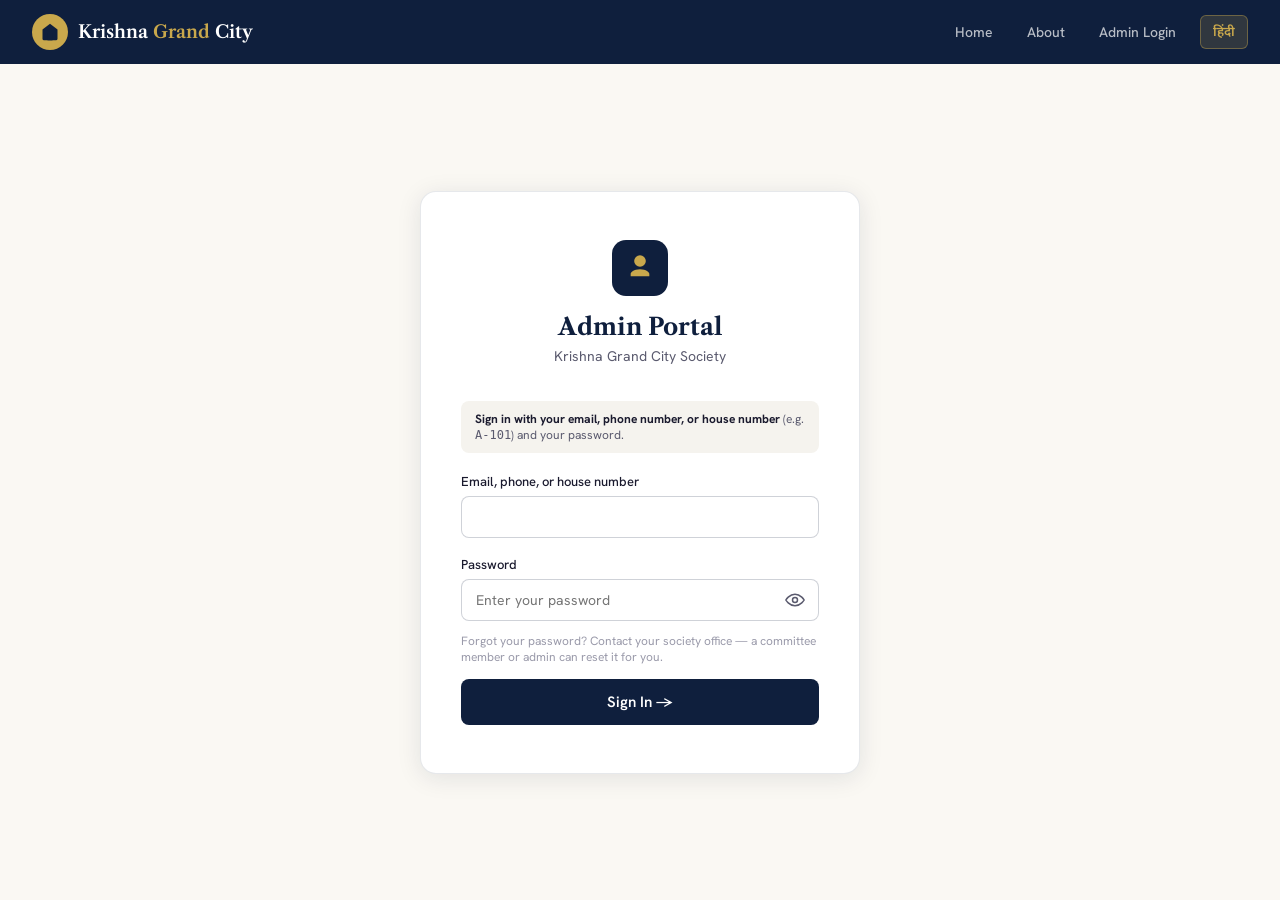
<file: login.html>
<!DOCTYPE html>
<html lang="en">
<head>
<!-- ═══════════════════════════════════════════════════
     KRISHNA GRAND CITY SOCIETY — Admin Portal
     File: krishna_grand_city_admin.html
     Version: 2.0
     Society: Krishna Grand City, Sheetala Colony, Kohka, Bhilai
     ═══════════════════════════════════════════════════ -->
<meta charset="UTF-8" />
<meta name="viewport" content="width=device-width, initial-scale=1.0" />
<title>Sign in — Krishna Grand City Society</title>

<!-- Installable web app (PWA): manifest, icons and phone-browser colours -->
<link rel="manifest" href="manifest.webmanifest" />
<meta name="theme-color" content="#0f1f3d" />
<meta name="mobile-web-app-capable" content="yes" />
<meta name="apple-mobile-web-app-capable" content="yes" />
<meta name="apple-mobile-web-app-title" content="KGC" />
<meta name="apple-mobile-web-app-status-bar-style" content="black" />
<link rel="icon" type="image/png" sizes="32x32" href="favicon-32.png" />
<link rel="apple-touch-icon" href="apple-touch-icon.png" />

<!-- Google Fonts: Libre Caslon Text (headings) + Hanken Grotesk (body) -->
<link href="https://fonts.googleapis.com/css2?family=Libre+Caslon+Text:ital,wght@0,400;0,700;1,400&family=Hanken+Grotesk:wght@400;500;600;700&display=swap" rel="stylesheet" />
<!-- Hindi fonts: Rozha One (display/headings) + Noto Sans Devanagari (body) -->
<link rel="preconnect" href="https://fonts.googleapis.com">
<link rel="preconnect" href="https://fonts.gstatic.com" crossorigin>
<link href="https://fonts.googleapis.com/css2?family=Rozha+One&family=Noto+Sans+Devanagari:wght@400;500;600;700&display=swap" rel="stylesheet" />

<link rel="stylesheet" href="assets/app.css?v=93f90a52" />
</head>
<body data-kind="public" data-page="login">
<!-- Toast notifications host -->
<div id="toast-wrap" aria-live="polite" aria-atomic="false"></div>
<nav>
  <div class="nav-left">
  <button id="burger" class="burger no-translate" onclick="toggleMobileMenu()" aria-label="Open menu">&#9776;</button>
  <div class="nav-logo">
    <div class="nav-logo-mark">
      <!-- Society home icon -->
      <svg viewBox="0 0 24 24" width="20" height="20" fill="none">
        <path d="M3 9l9-7 9 7v11a2 2 0 01-2 2H5a2 2 0 01-2-2z" fill="#0f1f3d"/>
        <polyline points="9,22 9,12 15,12 15,22" fill="#0f1f3d"/>
      </svg>
    </div>
    <span class="nav-brand">Krishna<span> Grand</span> City</span>
  </div>
  </div><!-- /nav-left -->
  <div class="nav-links">
    <button class="nav-btn" onclick="showPage('home')">Home</button>
    <button class="nav-btn" onclick="showPage('about')">About</button>
    <button class="nav-btn" id="nav-login-btn" onclick="showPage('login')">Admin Login</button>
    <button class="nav-btn" id="nav-logout-btn" style="display:none" onclick="logout()">Logout</button>
    <button class="nav-btn" id="nav-install-btn" onclick="kgcInstallApp()">Install app</button>
    <button id="lang-toggle" class="no-translate" onclick="toggleLanguage()">हिंदी</button>
  </div>
</nav>
<div id="page-login">
  <div class="login-page">
    <div class="login-card">
      <div class="login-header">
        <div class="login-icon">
          <!-- Lock/key icon -->
          <svg viewBox="0 0 24 24" width="28" height="28" fill="#c9a84c">
            <path d="M12 1a5 5 0 015 5 5 5 0 01-5 5 5 5 0 01-5-5 5 5 0 015-5m0 12c5.33 0 8 2.67 8 4v2H4v-2c0-1.33 2.67-4 8-4z"/>
          </svg>
        </div>
        <h2>Admin Portal</h2>
        <p>Krishna Grand City Society</p>
      </div>
      <!-- This now signs in against the real backend/database, not fake demo data. -->
      <div class="login-hint">
        <strong>Sign in with your email, phone number, or house number</strong> (e.g. <code>A-101</code>) and your password.
      </div>
      <div id="login-error" class="error-msg hidden">Incorrect login ID or password. Please try again.</div>
      <div class="form-group">
        <label class="form-label">Email, phone, or house number</label>
        <input class="form-input" type="text" id="login-email" autocomplete="username" autocapitalize="off" spellcheck="false" />
      </div>
      <div class="form-group">
        <label class="form-label">Password</label>
        <div class="pw-wrap">
          <input class="form-input" type="password" id="login-password" placeholder="Enter your password" autocomplete="current-password" onkeydown="if(event.key==='Enter') doLogin()" />
          <button type="button" class="pw-toggle" id="login-pw-toggle" onclick="togglePasswordVisibility('login-password', this)" aria-label="Show password" aria-pressed="false" title="Show password">
            <svg class="pw-eye" viewBox="0 0 24 24" width="20" height="20" fill="none" stroke="currentColor" stroke-width="1.8" stroke-linecap="round" stroke-linejoin="round" aria-hidden="true"><path d="M1 12s4-7 11-7 11 7 11 7-4 7-11 7S1 12 1 12z"/><circle cx="12" cy="12" r="3"/></svg>
            <svg class="pw-eye-off" viewBox="0 0 24 24" width="20" height="20" fill="none" stroke="currentColor" stroke-width="1.8" stroke-linecap="round" stroke-linejoin="round" aria-hidden="true"><path d="M17.94 17.94A10.9 10.9 0 0112 19c-7 0-11-7-11-7a19.8 19.8 0 015.06-5.94M9.9 4.24A10.9 10.9 0 0112 4c7 0 11 7 11 7a19.9 19.9 0 01-3.17 4.19M14.12 14.12a3 3 0 11-4.24-4.24"/><path d="M1 1l22 22"/></svg>
          </button>
        </div>
      </div>
      <p style="font-size:12px;color:var(--text3);margin:-6px 0 14px;">
        Forgot your password? Contact your society office — a committee member or admin can reset it for you.
      </p>
      <button class="btn-full" id="login-submit-btn" onclick="doLogin()">Sign In →</button>
    </div>
  </div>
</div>
<!-- Mobile navigation drawer (populated on open) -->
<div id="mobile-overlay" onclick="closeMobileMenu()"></div>
<div id="mobile-menu" aria-label="Navigation menu"></div>



<!-- Install banner + iPhone instructions -->
<div id="install-banner" role="dialog" aria-label="Install the KGC app">
  <img src="icon-192.png" alt="" />
  <div class="ib-text"><b>Install the KGC app</b>Open it from your home screen, full screen.</div>
  <button class="ib-go" onclick="kgcInstallApp()">Install</button>
  <button class="ib-no" onclick="kgcDismissInstall()" aria-label="Not now">&times;</button>
</div>

<div class="modal-overlay hidden" id="install-help-modal">
  <div class="modal-box" style="max-width:420px;">
    <div class="modal-header">
      <h2 class="modal-title">Install the KGC app</h2>
      <button class="modal-close" onclick="closeInstallHelp()">&times;</button>
    </div>
    <p style="font-size:14px;color:var(--text2);margin-bottom:8px;" id="install-help-intro">On iPhone and iPad, install it from Safari:</p>
    <ol class="install-steps" id="install-help-steps">
      <li>Tap the <b>Share</b> button at the bottom of Safari.</li>
      <li>Scroll down and tap <b>Add to Home Screen</b>.</li>
      <li>Tap <b>Add</b>. The KGC icon now opens the app full screen.</li>
    </ol>
    <div class="modal-actions"><button class="btn-add btn-gold" onclick="closeInstallHelp()">Got it</button></div>
  </div>
</div>

<script src="assets/app.js?v=93f90a52"></script>
</body>
</html>
</file>
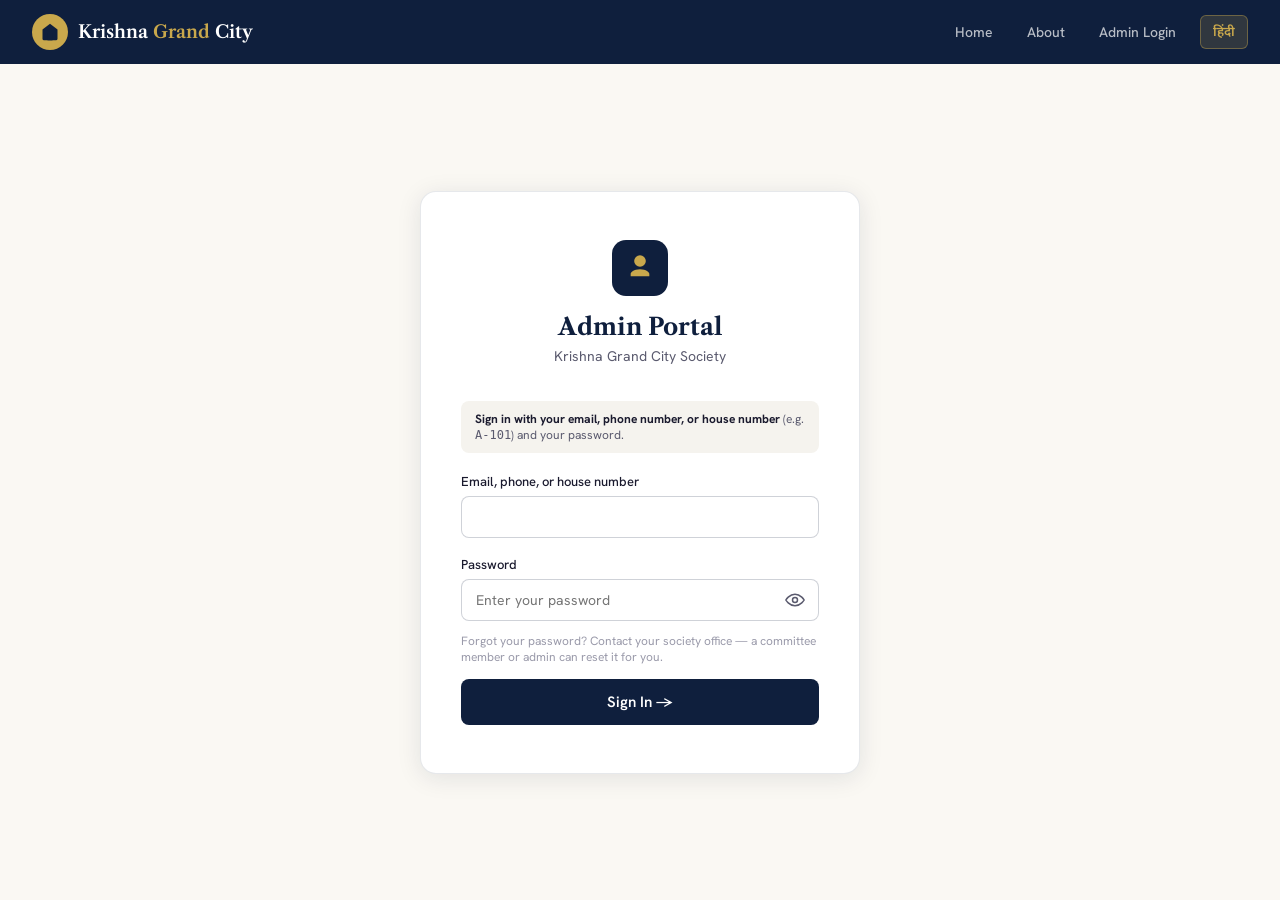
<file: my-complaints.html>
<!DOCTYPE html>
<html lang="en">
<head>
<!-- ═══════════════════════════════════════════════════
     KRISHNA GRAND CITY SOCIETY — Admin Portal
     File: krishna_grand_city_admin.html
     Version: 2.0
     Society: Krishna Grand City, Sheetala Colony, Kohka, Bhilai
     ═══════════════════════════════════════════════════ -->
<meta charset="UTF-8" />
<meta name="viewport" content="width=device-width, initial-scale=1.0" />
<title>KGC Admin — My complaints</title>

<!-- Installable web app (PWA): manifest, icons and phone-browser colours -->
<link rel="manifest" href="manifest.webmanifest" />
<meta name="theme-color" content="#0f1f3d" />
<meta name="mobile-web-app-capable" content="yes" />
<meta name="apple-mobile-web-app-capable" content="yes" />
<meta name="apple-mobile-web-app-title" content="KGC" />
<meta name="apple-mobile-web-app-status-bar-style" content="black" />
<link rel="icon" type="image/png" sizes="32x32" href="favicon-32.png" />
<link rel="apple-touch-icon" href="apple-touch-icon.png" />

<!-- Google Fonts: Libre Caslon Text (headings) + Hanken Grotesk (body) -->
<link href="https://fonts.googleapis.com/css2?family=Libre+Caslon+Text:ital,wght@0,400;0,700;1,400&family=Hanken+Grotesk:wght@400;500;600;700&display=swap" rel="stylesheet" />
<!-- Hindi fonts: Rozha One (display/headings) + Noto Sans Devanagari (body) -->
<link rel="preconnect" href="https://fonts.googleapis.com">
<link rel="preconnect" href="https://fonts.gstatic.com" crossorigin>
<link href="https://fonts.googleapis.com/css2?family=Rozha+One&family=Noto+Sans+Devanagari:wght@400;500;600;700&display=swap" rel="stylesheet" />

<link rel="stylesheet" href="assets/app.css?v=93f90a52" />
</head>
<body data-kind="dash" data-view="res-complaints" data-page="res-complaints">
<!-- Toast notifications host -->
<div id="toast-wrap" aria-live="polite" aria-atomic="false"></div>
<nav>
  <div class="nav-left">
  <button id="burger" class="burger no-translate" onclick="toggleMobileMenu()" aria-label="Open menu">&#9776;</button>
  <div class="nav-logo">
    <div class="nav-logo-mark">
      <!-- Society home icon -->
      <svg viewBox="0 0 24 24" width="20" height="20" fill="none">
        <path d="M3 9l9-7 9 7v11a2 2 0 01-2 2H5a2 2 0 01-2-2z" fill="#0f1f3d"/>
        <polyline points="9,22 9,12 15,12 15,22" fill="#0f1f3d"/>
      </svg>
    </div>
    <span class="nav-brand">Krishna<span> Grand</span> City</span>
  </div>
  </div><!-- /nav-left -->
  <div class="nav-links">
    <button class="nav-btn" onclick="showPage('home')">Home</button>
    <button class="nav-btn" onclick="showPage('about')">About</button>
    <button class="nav-btn" id="nav-login-btn" onclick="showPage('login')">Admin Login</button>
    <button class="nav-btn" id="nav-logout-btn" style="display:none" onclick="logout()">Logout</button>
    <button class="nav-btn" id="nav-install-btn" onclick="kgcInstallApp()">Install app</button>
    <button id="lang-toggle" class="no-translate" onclick="toggleLanguage()">हिंदी</button>
  </div>
</nav>
<div id="page-dashboard">
  <div class="dash-layout">

    <!-- ── SIDEBAR NAVIGATION ── -->
    <aside class="sidebar">
      <div class="sidebar-section">
        <div class="sidebar-label">Main</div>
        <!-- Members section button — admin & committee tiers only -->
        <button class="sb-btn active" id="sb-members" onclick="showDash('members')">
          <svg viewBox="0 0 24 24" fill="none" stroke="currentColor" stroke-width="2"><path d="M17 21v-2a4 4 0 00-4-4H5a4 4 0 00-4 4v2"/><circle cx="9" cy="7" r="4"/><path d="M23 21v-2a4 4 0 00-3-3.87M16 3.13a4 4 0 010 7.75"/></svg>
          Members
        </button>
        <!-- My Profile / Home button — resident tier only -->
        <button class="sb-btn perm-hidden" id="sb-myprofile" onclick="showDash('resident-home')">
          <svg viewBox="0 0 24 24" fill="none" stroke="currentColor" stroke-width="2"><path d="M20 21v-2a4 4 0 00-4-4H8a4 4 0 00-4 4v2"/><circle cx="12" cy="7" r="4"/></svg>
          My Profile
        </button>
        <!-- My Bills — resident tier only -->
        <button class="sb-btn perm-hidden" id="sb-res-bills" onclick="showDash('res-bills')">
          <svg viewBox="0 0 24 24" fill="none" stroke="currentColor" stroke-width="2"><rect x="2" y="5" width="20" height="14" rx="2"/><line x1="2" y1="10" x2="22" y2="10"/></svg>
          My Bills
        </button>
        <!-- My Complaints — resident tier only -->
        <button class="sb-btn perm-hidden" id="sb-res-complaints" onclick="showDash('res-complaints')">
          <svg viewBox="0 0 24 24" fill="none" stroke="currentColor" stroke-width="2"><circle cx="12" cy="12" r="10"/><line x1="12" y1="8" x2="12" y2="12"/><line x1="12" y1="16" x2="12.01" y2="16"/></svg>
          My Complaints
        </button>
        <!-- Analytics section button — admin tier only -->
        <button class="sb-btn" id="sb-finances" onclick="showDash('finances')">
          <svg viewBox="0 0 24 24" fill="none" stroke="currentColor" stroke-width="2"><line x1="12" y1="1" x2="12" y2="23"/><path d="M17 5H9.5a3.5 3.5 0 000 7h5a3.5 3.5 0 010 7H6"/></svg>
          Finances
        </button>
      </div>
      <div class="sidebar-section">
        <div class="sidebar-label">Management</div>
        <!-- Notice Board button -->
        <button class="sb-btn" id="sb-notices" onclick="showDash('notices')">
          <svg viewBox="0 0 24 24" fill="none" stroke="currentColor" stroke-width="2"><rect x="3" y="4" width="18" height="18" rx="2"/><line x1="16" y1="2" x2="16" y2="6"/><line x1="8" y1="2" x2="8" y2="6"/><line x1="3" y1="10" x2="21" y2="10"/></svg>
          Notice Board
        </button>
        <!-- Complaints button -->
        <button class="sb-btn" id="sb-complaints" onclick="showDash('complaints')">
          <svg viewBox="0 0 24 24" fill="none" stroke="currentColor" stroke-width="2"><circle cx="12" cy="12" r="10"/><line x1="12" y1="8" x2="12" y2="12"/><line x1="12" y1="16" x2="12.01" y2="16"/></svg>
          Complaints
        </button>
        <!-- Bills button -->
        <button class="sb-btn" id="sb-bills" onclick="showDash('bills')">
          <svg viewBox="0 0 24 24" fill="none" stroke="currentColor" stroke-width="2"><rect x="2" y="5" width="20" height="14" rx="2"/><line x1="2" y1="10" x2="22" y2="10"/></svg>
          Maintenance Bills
        </button>
        <!-- Facilities button -->
        <button class="sb-btn" id="sb-facilities" onclick="showDash('facilities')">
          <svg viewBox="0 0 24 24" fill="none" stroke="currentColor" stroke-width="2"><rect x="2" y="3" width="20" height="14" rx="2"/><line x1="8" y1="21" x2="16" y2="21"/><line x1="12" y1="17" x2="12" y2="21"/></svg>
          Facilities
        </button>
        <!-- Access Control — administrator account only -->
        <button class="sb-btn perm-hidden" id="sb-access" onclick="showDash('access')">
          <svg viewBox="0 0 24 24" fill="none" stroke="currentColor" stroke-width="2"><path d="M12 22s8-4 8-10V5l-8-3-8 3v7c0 6 8 10 8 10z"/><polyline points="9 12 11 14 15 10"/></svg>
          Access Control
        </button>
      </div>
      <!-- Logged-in user info panel at sidebar bottom -->
      <div class="sb-user">
        <div style="display:flex;align-items:center;gap:10px;">
          <div class="sb-avatar" id="sb-avatar-initials">RS</div>
          <div>
            <div style="font-size:13px;font-weight:500;color:#fff;" id="sb-user-name">Rajiv Sharma</div>
            <div style="font-size:11px;color:rgba(255,255,255,0.45);" id="sb-user-role">President</div>
          </div>
        </div>
        <button type="button" onclick="openChangePasswordModal()"
                style="margin-top:10px;width:100%;background:none;border:1px solid rgba(255,255,255,0.15);color:rgba(255,255,255,0.65);font-size:11px;padding:6px 8px;border-radius:6px;cursor:pointer;">
          🔒 Change Password
        </button>
      </div>
    </aside>

    <!-- ── CHANGE PASSWORD MODAL ── -->
    <div id="change-password-modal" class="hidden" style="position:fixed;inset:0;background:rgba(0,0,0,0.55);z-index:999;display:flex;align-items:center;justify-content:center;">
      <div style="background:var(--bg-card, #fff);border-radius:12px;padding:28px;width:340px;max-width:90vw;">
        <h3 style="margin:0 0 14px;">Change Password</h3>
        <div id="cp-error" class="error-msg hidden" style="margin-bottom:10px;"></div>
        <div id="cp-success" class="hidden" style="margin-bottom:10px;color:#1a7a3c;font-size:13px;"></div>
        <div class="form-group">
          <label class="form-label">Current password</label>
          <input class="form-input" type="password" id="cp-current" />
        </div>
        <div class="form-group">
          <label class="form-label">New password (min. 8 characters)</label>
          <input class="form-input" type="password" id="cp-new" />
        </div>
        <div style="display:flex;gap:8px;margin-top:16px;">
          <button class="btn-full" id="cp-submit-btn" onclick="submitChangePassword()">Update Password</button>
          <button type="button" onclick="closeChangePasswordModal()"
                  style="background:none;border:1px solid #ccc;border-radius:8px;padding:0 16px;cursor:pointer;">Cancel</button>
        </div>
      </div>
    </div>

    <!-- ── MAIN CONTENT AREA ── -->
    <main class="dash-main">

      <!-- ══════════════════════════════════════════════
           RESIDENT COMPLAINTS VIEW
           ══════════════════════════════════════════════ -->
      <div id="dash-res-complaints">
        <div class="page-header">
          <div>
            <h2 class="page-title">My Complaints</h2>
            <p class="page-sub">Track and raise maintenance or service complaints</p>
          </div>
          <button class="btn-add btn-gold" onclick="toggleResComplaintForm()">+ Raise Complaint</button>
        </div>
        <div id="res-complaint-form" class="info-section hidden" style="margin-bottom:20px;">
          <h3>New Complaint</h3>
          <div class="form-group">
            <label class="form-label">Category *</label>
            <select class="form-select" id="rc-category">
              <option value="">Select category</option>
              <option value="plumbing">Plumbing</option>
              <option value="electrical">Electrical</option>
              <option value="lift">Lift / Elevator</option>
              <option value="common_area">Common Area</option>
              <option value="security">Security</option>
              <option value="noise">Noise / Nuisance</option>
              <option value="parking">Parking</option>
              <option value="pest_control">Pest Control</option>
              <option value="other">Other</option>
            </select>
          </div>
          <div class="form-group">
            <label class="form-label">Subject *</label>
            <input class="form-input" id="rc-subject" placeholder="Brief description of the issue" />
          </div>
          <div class="form-group">
            <label class="form-label">Priority</label>
            <select class="form-select" id="rc-priority">
              <option value="low">Low</option>
              <option value="medium" selected>Medium</option>
              <option value="high">High</option>
              <option value="critical">Critical</option>
            </select>
          </div>
          <div class="form-group">
            <label class="form-label">Details *</label>
            <textarea class="form-textarea" id="rc-description" placeholder="Describe the issue in detail..." style="min-height:90px;"></textarea>
          </div>
          <div id="rc-error" class="error-msg hidden"></div>
          <div style="display:flex;gap:10px;justify-content:flex-end;margin-top:16px;">
            <button class="btn-cancel" onclick="toggleResComplaintForm()">Cancel</button>
            <button class="btn-add btn-gold" id="rc-submit-btn" onclick="submitResComplaint()">Submit Complaint</button>
          </div>
        </div>
        <div class="filter-tabs" style="margin-bottom:20px;">
          <button class="ftab active" onclick="filterResComplaints('all',this)">All</button>
          <button class="ftab" onclick="filterResComplaints('open',this)">Open</button>
          <button class="ftab" onclick="filterResComplaints('in_progress',this)">In Progress</button>
          <button class="ftab" onclick="filterResComplaints('resolved',this)">Resolved</button>
          <button class="ftab" onclick="filterResComplaints('closed',this)">Closed</button>
        </div>
        <div id="res-complaints-list" style="color:var(--text2);text-align:center;padding:48px;">Loading...</div>
      </div>

      <!-- ── VIEW BILL PAYMENTS MODAL (committee/admin side download access) ── -->
      <div class="modal-overlay hidden" id="bill-payments-modal">
        <div class="modal-box">
          <div class="modal-header">
            <h2 class="modal-title">Payment History</h2>
            <button class="modal-close" onclick="closeBillPaymentsModal()">✕</button>
          </div>
          <div id="bill-payments-content" style="max-height:360px;overflow-y:auto;"></div>
          <div class="modal-actions">
            <button class="btn-add btn-gold" onclick="closeBillPaymentsModal()">Close</button>
          </div>
        </div>
      </div>

      <!-- ── GENERATE BILLS MODAL ── -->
      <div class="modal-overlay hidden" id="generate-bills-modal">
        <div class="modal-box">
          <div class="modal-header">
            <h2 class="modal-title">Generate Monthly Bills</h2>
            <button class="modal-close" onclick="closeGenerateBillsModal()">✕</button>
          </div>
          <p style="font-size:13px;color:var(--text2);margin-bottom:14px;">
            Creates one bill for every active member, using their unit type's current rate.
            Members who already have a bill for this month are automatically skipped — safe to run more than once.
          </p>
          <div class="form-row">
            <div class="form-group">
              <label class="form-label">Billing Month *</label>
              <input class="form-input" id="gb-month" type="month" />
            </div>
            <div class="form-group">
              <label class="form-label">Financial Year *</label>
              <select class="form-select" id="gb-fy">
                <!-- Populated by populateFYDropdown() — spans 100 years -->
              </select>
            </div>
          </div>
          <div id="gb-error" class="error-msg hidden"></div>
          <div id="gb-result" class="hidden" style="font-size:14px;background:var(--surface2);padding:12px;border-radius:8px;margin-top:8px;"></div>
          <div class="modal-actions">
            <button class="btn-cancel" onclick="closeGenerateBillsModal()">Close</button>
            <button class="btn-add btn-gold" id="gb-submit-btn" onclick="submitGenerateBills()">Generate</button>
          </div>
        </div>
      </div>

      <!-- ── RECORD PAYMENT MODAL ── -->
      <div class="modal-overlay hidden" id="payment-modal">
        <div class="modal-box">
          <div class="modal-header">
            <h2 class="modal-title">Record Payment</h2>
            <button class="modal-close" onclick="closePaymentModal()">✕</button>
          </div>
          <p id="pay-bill-summary" style="font-size:13px;color:var(--text2);margin-bottom:14px;"></p>
          <div class="form-row">
            <div class="form-group">
              <label class="form-label">Amount Paid (₹) *</label>
              <input class="form-input" id="pay-amount" type="number" min="0" step="0.01" />
            </div>
            <div class="form-group">
              <label class="form-label">Payment Date</label>
              <input class="form-input" id="pay-date" type="date" />
            </div>
          </div>
          <div class="form-group">
            <label class="form-label">Payment Mode *</label>
            <select class="form-select" id="pay-mode" onchange="onPaymentModeChange()">
              <option value="cash">Cash</option>
              <option value="cheque">Cheque</option>
              <option value="online_upi">UPI</option>
              <option value="online_neft">Bank Transfer — NEFT</option>
              <option value="online_imps">Bank Transfer — IMPS</option>
              <option value="online_rtgs">Bank Transfer — RTGS</option>
              <option value="demand_draft">Demand Draft</option>
            </select>
          </div>

          <!-- Manual bill/receipt tracking — always available, independent of payment mode.
               Useful when your society still keeps a physical bill book alongside the digital records. -->
          <div class="form-row">
            <div class="form-group">
              <label class="form-label">Bill No. (manual receipt number)</label>
              <input class="form-input" id="pay-receipt-manual" placeholder="e.g. 00456" />
            </div>
            <div class="form-group">
              <label class="form-label">Bill Book No.</label>
              <input class="form-input" id="pay-bill-book" placeholder="e.g. BB-12" />
            </div>
          </div>

          <!-- Cheque-specific fields -->
          <div id="pay-fields-cheque" class="hidden">
            <div class="form-row">
              <div class="form-group"><label class="form-label">Cheque Number *</label><input class="form-input" id="pay-cheque-number" /></div>
              <div class="form-group"><label class="form-label">Cheque Date *</label><input class="form-input" id="pay-cheque-date" type="date" /></div>
            </div>
            <div class="form-group"><label class="form-label">Bank Name</label><input class="form-input" id="pay-bank-name" /></div>
          </div>

          <!-- UPI-specific field -->
          <div id="pay-fields-upi" class="hidden">
            <div class="form-row">
              <div class="form-group"><label class="form-label">UPI Transaction ID *</label><input class="form-input" id="pay-upi-txn" /></div>
              <div class="form-group"><label class="form-label">UPI App</label><input class="form-input" id="pay-upi-app" placeholder="e.g. GPay, PhonePe" /></div>
            </div>
          </div>

          <!-- Bank transfer (NEFT/IMPS/RTGS) fields -->
          <div id="pay-fields-transfer" class="hidden">
            <div class="form-row">
              <div class="form-group"><label class="form-label">Bank Reference No. (UTR) *</label><input class="form-input" id="pay-bank-ref" /></div>
              <div class="form-group"><label class="form-label">Bank Name</label><input class="form-input" id="pay-transfer-bank" /></div>
            </div>
          </div>

          <!-- Demand draft fields -->
          <div id="pay-fields-dd" class="hidden">
            <div class="form-row">
              <div class="form-group"><label class="form-label">DD Number</label><input class="form-input" id="pay-dd-number" /></div>
              <div class="form-group"><label class="form-label">DD Date</label><input class="form-input" id="pay-dd-date" type="date" /></div>
            </div>
            <div class="form-group"><label class="form-label">DD Bank Name</label><input class="form-input" id="pay-dd-bank" /></div>
          </div>

          <div class="form-group">
            <label class="form-label">Remarks</label>
            <input class="form-input" id="pay-remarks" placeholder="Optional note" />
          </div>
          <div id="pay-error" class="error-msg hidden"></div>
          <div class="modal-actions">
            <button class="btn-cancel" onclick="closePaymentModal()">Cancel</button>
            <button class="btn-add btn-gold" id="pay-submit-btn" onclick="submitPayment()">Record Payment</button>
          </div>
        </div>
      </div>

    </main>
  </div>
</div>


<!-- ════════════════════════════════════════════════════════════
     ADD MEMBER MODAL
     Includes owner photo upload, owner-name field for tenants
     ════════════════════════════════════════════════════════════ -->
<div class="modal-overlay hidden" id="add-modal">
  <div class="modal-box modal-box-lg">
    <div class="modal-header">
      <h2 class="modal-title" id="add-modal-title">Add New Member</h2>
      <button class="modal-close" onclick="closeAddModal()">✕</button>
    </div>

    <!-- Owner photo upload -->
    <div class="form-group">
      <label class="form-label">Owner / Resident Photo</label>
      <div class="img-upload-area" onclick="document.getElementById('f-photo-input').click()">
        <img id="f-photo-preview" class="img-upload-preview" alt="Photo preview" />
        <input type="file" id="f-photo-input" accept="image/*" onchange="previewPhoto(this)" style="display:none" />
        <div id="f-upload-icon" style="font-size:28px;margin-bottom:8px;">📷</div>
        <div class="img-upload-label">Click to upload photo</div>
        <div class="img-upload-hint">JPG, PNG, WEBP · Max 2 MB</div>
      </div>
      <p style="font-size:11px;color:var(--text2);margin-top:4px;">Photo preview only for now — saving photos requires file storage setup, coming in a future step.</p>
    </div>

    <div class="form-row">
      <div class="form-group">
        <label class="form-label">Full Name *</label>
        <input class="form-input" id="f-name" placeholder="e.g. Rahul Gupta" />
      </div>
      <div class="form-group">
        <label class="form-label">House Number *</label>
        <input class="form-input" id="f-house" placeholder="e.g. Kingston - 05, Shop - 12" />
      </div>
    </div>
    <div class="form-row">
      <div class="form-group">
        <label class="form-label">Unit Type *</label>
        <select class="form-select" id="f-type">
          <option value="">Select type</option>
          <option value="2bhk">2 BHK</option>
          <option value="3bhk">3 BHK</option>
          <option value="rowhouse">Row House</option>
          <option value="shop">Shop</option>
        </select>
      </div>
      <div class="form-group">
        <label class="form-label">Phone Number *</label>
        <input class="form-input" id="f-phone" placeholder="e.g. 98765 43210" />
      </div>
    </div>
    <div class="form-group">
      <label class="form-label">Email</label>
      <input class="form-input" id="f-email" placeholder="email@example.com" />
    </div>
    <div class="form-group">
      <label class="form-label">Vehicle Registration No.</label>
      <input class="form-input" id="f-vehicle" placeholder="e.g. CG-07 AB 1234 (leave blank if none)" />
    </div>
    <div class="form-row">
      <div class="form-group">
        <label class="form-label">Emergency Contact Name</label>
        <input class="form-input" id="f-emergency-name" placeholder="e.g. Ravi Krishnan" />
      </div>
      <div class="form-group">
        <label class="form-label">Emergency Contact Phone</label>
        <input class="form-input" id="f-emergency-phone" placeholder="10-digit number" />
      </div>
    </div>
    <div id="modal-error" class="error-msg hidden">Please fill in all required fields (Name, House No., Unit Type, Phone).</div>
    <div class="modal-actions">
      <button class="btn-cancel" onclick="closeAddModal()">Cancel</button>
      <button class="btn-add btn-gold" id="add-member-submit-btn" onclick="addMember()">Add Member</button>
    </div>
  </div>
</div>


<!-- ════════════════════════════════════════════════════════════
     EDIT EXPENSE MODAL — admin/president/secretary/treasurer only
     ════════════════════════════════════════════════════════════ -->
<div class="modal-overlay hidden" id="edit-expense-modal">
  <div class="modal-box" style="max-width:560px;">
    <div class="modal-header">
      <h2 class="modal-title">Edit Expense</h2>
      <button class="modal-close" onclick="closeEditExpenseModal()">✕</button>
    </div>
    <div style="font-size:12px;color:var(--text2);margin-bottom:14px;" id="ee-voucher-label"></div>

    <div class="form-row">
      <div class="form-group">
        <label class="form-label">Date *</label>
        <input class="form-input" type="date" id="ee-date" />
      </div>
      <div class="form-group">
        <label class="form-label">Category *</label>
        <select class="form-select" id="ee-category"></select>
      </div>
    </div>

    <div class="form-group">
      <label class="form-label">Description *</label>
      <input class="form-input" id="ee-description" />
    </div>

    <div class="form-row">
      <div class="form-group">
        <label class="form-label">Payee Name *</label>
        <input class="form-input" id="ee-payee" />
      </div>
      <div class="form-group">
        <label class="form-label">GST Number</label>
        <input class="form-input" id="ee-gst-number" placeholder="Optional" />
      </div>
    </div>

    <div class="form-row">
      <div class="form-group">
        <label class="form-label">Amount (₹) *</label>
        <input class="form-input" type="number" id="ee-amount" min="0" />
      </div>
      <div class="form-group">
        <label class="form-label">GST Amount (₹)</label>
        <input class="form-input" type="number" id="ee-gst-amount" min="0" placeholder="0" />
      </div>
    </div>

    <div class="form-row">
      <div class="form-group">
        <label class="form-label">Bill Number</label>
        <input class="form-input" id="ee-bill-number" placeholder="Optional" />
      </div>
      <div class="form-group">
        <label class="form-label">Payment Method *</label>
        <select class="form-select" id="ee-payment-mode">
          <option value="cash">Cash</option>
          <option value="cheque">Cheque</option>
          <option value="online_upi">UPI</option>
          <option value="online_neft">NEFT</option>
          <option value="online_rtgs">RTGS</option>
          <option value="demand_draft">Demand Draft</option>
        </select>
      </div>
    </div>

    <div id="ee-error" class="error-msg hidden"></div>
    <div class="modal-actions">
      <button class="btn-cancel" onclick="closeEditExpenseModal()">Cancel</button>
      <button class="btn-add btn-gold" id="ee-submit-btn" onclick="submitEditExpense()">Save Changes</button>
    </div>
  </div>
</div>

<!-- NEW EXPENSE DIALOG (opened from Finances ▸ New Record ▸ New Expense) -->
<div class="modal-overlay hidden" id="expense-modal">
  <div class="modal-box" style="max-width:600px;">
    <div class="modal-header">
      <h2 class="modal-title">Record New Expense</h2>
      <button class="modal-close" onclick="closeExpenseModal()">&times;</button>
    </div>

    <div class="form-row">
      <!-- Date picker -->
      <div class="form-group">
        <label class="form-label">Date *</label>
        <input class="form-input" type="date" id="fin-date" />
      </div>
      <!-- Category dropdown with "Add category" option -->
      <div class="form-group">
        <label class="form-label">Category *</label>
        <div style="display:flex;gap:8px;">
          <select class="form-select" id="fin-category" style="flex:1;">
            <option value="">Select category</option>
            <option value="Lift Maintenance">Lift Maintenance</option>
            <option value="Labour Salary">Labour Salary</option>
            <option value="Security Salary">Security Salary</option>
            <option value="Housekeeping Salary">Housekeeping Salary</option>
            <option value="Electricity">Electricity</option>
            <option value="Water">Water</option>
            <option value="Generator Maintenance">Generator Maintenance</option>
            <option value="Plumbing Repairs">Plumbing Repairs</option>
            <option value="Electrical Repairs">Electrical Repairs</option>
            <option value="Pest Control">Pest Control</option>
            <option value="Garden / Landscaping">Garden / Landscaping</option>
            <option value="CCTV / Security System">CCTV / Security System</option>
            <option value="Painting">Painting</option>
            <option value="Stationery">Stationery</option>
            <option value="Bank Charges">Bank Charges</option>
            <option value="Audit Fees">Audit Fees</option>
            <option value="Festival / Events">Festival / Events</option>
            <option value="Others">Others</option>
          </select>
          <button class="btn-add" onclick="addFinanceCategory()" title="Add new category" style="padding:0 12px;flex-shrink:0;">+</button>
        </div>
      </div>
    </div>

    <div class="form-group">
      <label class="form-label">Description *</label>
      <input class="form-input" id="fin-description" placeholder="Brief description of the expense" />
    </div>

    <div class="form-row">
      <div class="form-group">
        <label class="form-label">Payee Name *</label>
        <input class="form-input" id="fin-payee" placeholder="Vendor / contractor name" />
      </div>
      <div class="form-group">
        <label class="form-label">GST Number <span style="font-weight:400;color:var(--text2);">(optional)</span></label>
        <input class="form-input" id="fin-gst-number" placeholder="e.g. 22AAAAA0000A1Z5" />
      </div>
    </div>

    <div class="form-row">
      <div class="form-group">
        <label class="form-label">Amount (₹) *</label>
        <input class="form-input" type="number" id="fin-amount" placeholder="e.g. 12500" min="0" />
      </div>
      <div class="form-group">
        <label class="form-label">GST Amount (₹) <span style="font-weight:400;color:var(--text2);">(optional)</span></label>
        <input class="form-input" type="number" id="fin-gst-amount" placeholder="e.g. 1125" min="0" />
      </div>
    </div>

    <div class="form-row">
      <div class="form-group">
        <label class="form-label">Bill Number <span style="font-weight:400;color:var(--text2);">(optional)</span></label>
        <input class="form-input" id="fin-bill-number" placeholder="Vendor invoice / bill no." />
      </div>
      <div class="form-group">
        <label class="form-label">Payment Method *</label>
        <select class="form-select" id="fin-payment-mode">
          <option value="">Select method</option>
          <option value="cash">Cash</option>
          <option value="cheque">Cheque</option>
          <option value="online_upi">UPI</option>
          <option value="online_neft">NEFT</option>
          <option value="online_rtgs">RTGS</option>
          <option value="demand_draft">Demand Draft</option>
        </select>
      </div>
    </div>

    <!-- Auto-generated voucher number preview -->
    <div style="background:var(--surface2);border-radius:8px;padding:12px 16px;font-size:13px;color:var(--text2);margin-bottom:16px;">
      🧾 Voucher / Receipt No: <strong id="fin-voucher-preview" style="color:var(--navy);">Will be auto-generated on save (e.g. VCH-2026-0001)</strong>
    </div>

    <div id="fin-form-error" class="error-msg hidden"></div>
    

    <div class="modal-actions">
      <button class="btn-cancel" onclick="resetFinanceForm()">Clear</button>
      <button class="btn-add btn-gold" id="fin-submit-btn" onclick="submitExpense()">Save Expense</button>
    </div>
  </div>
</div>

<!-- NEW / EDIT RECEIVABLE DIALOG (Finances ▸ New Record ▸ New Receivable) -->
<div class="modal-overlay hidden" id="receivable-modal">
  <div class="modal-box" style="max-width:600px;">
    <div class="modal-header">
      <h2 class="modal-title" id="rv-title">Record New Receivable</h2>
      <button class="modal-close" onclick="closeReceivableModal()">&times;</button>
    </div>
    <p style="font-size:12.5px;color:var(--text2);margin:-4px 0 14px;">For money the society receives other than maintenance (maintenance is recorded under Maintenance &rarr; Add Payment).</p>

    <div class="form-row">
      <div class="form-group">
        <label class="form-label">Date *</label>
        <input class="form-input" type="date" id="rv-date" />
      </div>
      <div class="form-group">
        <label class="form-label">Category *</label>
        <select class="form-select" id="rv-category"><option value="">Select category</option><option value="Hall / Club House Booking">Hall / Club House Booking</option><option value="Facility Charges">Facility Charges</option><option value="Penalty / Late Fee">Penalty / Late Fee</option><option value="Donation">Donation</option><option value="Bank Interest">Bank Interest</option><option value="Advertisement / Hoarding">Advertisement / Hoarding</option><option value="Rent / Lease">Rent / Lease</option><option value="Event / Sponsorship">Event / Sponsorship</option><option value="Refund Received">Refund Received</option><option value="Others">Others</option></select>
      </div>
    </div>

    <div class="form-group">
      <label class="form-label">Description *</label>
      <input class="form-input" id="rv-description" placeholder="What the money was received for" />
    </div>

    <div class="form-row">
      <div class="form-group">
        <label class="form-label">House / Unit No.</label>
        <input class="form-input" id="rv-house" list="pe-house-list" autocomplete="off" oninput="fillReceivableFromHouse()" placeholder="Optional" />
      </div>
      <div class="form-group">
        <label class="form-label">Received From *</label>
        <input class="form-input" id="rv-payer" placeholder="Name of person / organisation" />
      </div>
    </div>

    <div class="form-row">
      <div class="form-group">
        <label class="form-label">Amount (₹) *</label>
        <input class="form-input" type="number" id="rv-amount" min="0" placeholder="e.g. 2500" />
      </div>
      <div class="form-group">
        <label class="form-label">Payment Method *</label>
        <select class="form-select" id="rv-mode">
          <option value="">Select method</option>
          <option value="cash">Cash</option>
          <option value="cheque">Cheque</option>
          <option value="online_upi">UPI</option>
          <option value="online_neft">NEFT</option>
          <option value="online_rtgs">RTGS</option>
          <option value="demand_draft">Demand Draft</option>
        </select>
      </div>
    </div>

    <div class="form-group">
      <label class="form-label">Reference No.</label>
      <input class="form-input" id="rv-reference" placeholder="Cheque / UPI / transaction no. (optional)" />
    </div>

    <div style="background:var(--surface2);border-radius:8px;padding:12px 16px;font-size:13px;color:var(--text2);margin-bottom:16px;">
      🧾 Receipt No: <strong id="rv-receipt-preview" style="color:var(--navy);">Will be auto-generated on save (e.g. RCV-2026-0001)</strong>
    </div>

    <div id="rv-error" class="error-msg hidden"></div>
    <div class="modal-actions">
      <button class="btn-cancel" onclick="closeReceivableModal()">Cancel</button>
      <button class="btn-add btn-gold" id="rv-submit-btn" onclick="submitReceivable()">Save Receivable</button>
    </div>
  </div>
</div>

<!-- ACCESS CONTROL: create login / reset password -->
<div class="modal-overlay hidden" id="access-pw-modal" onclick="if(event.target===this) closeAccessPw()">
  <div class="modal-box" style="max-width:440px;" role="dialog" aria-modal="true" aria-labelledby="ap-title">
    <div class="modal-header">
      <div>
        <h2 class="modal-title" id="ap-title"></h2>
        <div id="ap-sub" style="font-size:13px;color:var(--text2);margin-top:2px;"></div>
      </div>
      <button class="modal-close" onclick="closeAccessPw()" aria-label="Close">&times;</button>
    </div>
    <div class="form-group" id="ap-mobile-row"><label class="form-label" for="ap-mobile">Mobile number (login ID)</label><input class="form-input" type="tel" id="ap-mobile" autocomplete="off"></div>
    <div class="form-group"><label class="form-label" for="ap-pass">Password (at least 8 characters)</label>
      <div style="display:flex;gap:8px;"><input class="form-input" type="text" id="ap-pass" autocomplete="off"><button class="btn-sm btn-sm-outline" type="button" onclick="genAccessPw()">Generate</button></div></div>
    <p style="font-size:12px;color:var(--text2);margin:0;">Share the password with the resident directly. It is not shown again.</p>
    <div id="ap-error" class="error-msg hidden"></div>
    <div class="modal-actions">
      <button class="btn-sm btn-sm-outline" onclick="closeAccessPw()">Cancel</button>
      <button class="btn-add btn-gold" id="ap-submit" onclick="submitAccessPw()">Save</button>
    </div>
  </div>
</div>

<!-- TRANSFER OWNERSHIP (house sold to a new owner) -->
<div class="modal-overlay hidden" id="transfer-modal" onclick="if(event.target===this) closeTransferModal()">
  <div class="modal-box" style="max-width:460px;" role="dialog" aria-modal="true" aria-labelledby="tf-title">
    <div class="modal-header">
      <div>
        <h2 class="modal-title" id="tf-title">Transfer ownership</h2>
        <div id="tf-sub" style="font-size:13px;color:var(--text2);margin-top:2px;"></div>
      </div>
      <button class="modal-close" onclick="closeTransferModal()" aria-label="Close">&times;</button>
    </div>
    <p style="font-size:13px;color:var(--text2);margin:0 0 14px;">The current owner is marked inactive and keeps all their payments. The new owner is added to the same house, and new payments are recorded under them.</p>
    <div class="form-group"><label class="form-label" for="tf-name">New owner's name *</label><input class="form-input" type="text" id="tf-name" autocomplete="off"></div>
    <div class="form-group"><label class="form-label" for="tf-phone">Phone *</label><input class="form-input" type="tel" id="tf-phone" autocomplete="off"></div>
    <div class="form-group"><label class="form-label" for="tf-email">Email</label><input class="form-input" type="email" id="tf-email" autocomplete="off"></div>
    <div class="form-group"><label class="form-label" for="tf-note">Note</label><input class="form-input" type="text" id="tf-note" maxlength="300" placeholder="e.g. Sold in October 2026"></div>
    <div id="tf-error" class="error-msg hidden"></div>
    <div class="modal-actions">
      <button class="btn-sm btn-sm-outline" onclick="closeTransferModal()">Cancel</button>
      <button class="btn-add btn-gold" id="tf-submit" onclick="submitTransfer()">Transfer ownership</button>
    </div>
  </div>
</div>

<!-- ROW DETAIL POPUP (click a payment / expense / receivable row) -->
<div class="modal-overlay hidden" id="row-detail-modal" onclick="if(event.target===this) closeRowDetail()">
  <div class="modal-box" style="max-width:440px;" role="dialog" aria-modal="true" aria-labelledby="rd-title">
    <div class="modal-header">
      <div>
        <h2 class="modal-title" id="rd-title"></h2>
        <div id="rd-sub" style="font-size:13px;color:var(--text2);margin-top:2px;"></div>
      </div>
      <button class="modal-close" onclick="closeRowDetail()" aria-label="Close">&times;</button>
    </div>
    <dl class="rd-list" id="rd-list"></dl>
    <div class="modal-actions" id="rd-actions"></div>
  </div>
</div>

<!-- EXPORT CSV DIALOG (payment ledger) -->
<div class="modal-overlay hidden" id="export-modal">
  <div class="modal-box" style="max-width:520px;">
    <div class="modal-header">
      <h2 class="modal-title">Export CSV</h2>
      <button class="modal-close" onclick="closeExportModal()">&times;</button>
    </div>

    <div class="form-group">
      <label class="form-label">What to export</label>
      <select class="form-select" id="ex-kind" onchange="updateExportDialog()">
        <option value="payments">Payments received (list of entries)</option>
        <option value="status">Paid &amp; unpaid list (by house)</option>
      </select>
    </div>

    <div class="form-row">
      <div class="form-group">
        <label class="form-label">Period</label>
        <select class="form-select" id="ex-period" onchange="updateExportDialog()">
          <option value="fy">Complete financial year</option>
          <option value="q1">Quarter 1 (Apr–Jun)</option>
          <option value="q2">Quarter 2 (Jul–Sep)</option>
          <option value="q3">Quarter 3 (Oct–Dec)</option>
          <option value="q4">Quarter 4 (Jan–Mar)</option>
          <option value="custom">Custom date range</option>
        </select>
      </div>
      <div class="form-group" id="ex-fy-wrap">
        <label class="form-label">Financial year</label>
        <select class="form-select" id="ex-fy" onchange="updateExportDialog()"></select>
      </div>
    </div>

    <div class="form-row hidden" id="ex-custom-wrap">
      <div class="form-group">
        <label class="form-label">From</label>
        <input class="form-input" type="date" id="ex-from" onchange="updateExportDialog()" />
      </div>
      <div class="form-group">
        <label class="form-label">To</label>
        <input class="form-input" type="date" id="ex-to" onchange="updateExportDialog()" />
      </div>
    </div>

    <div class="form-group hidden" id="ex-status-wrap">
      <label class="form-label">Show</label>
      <select class="form-select" id="ex-status">
        <option value="all">All houses (with Paid / Unpaid status)</option>
        <option value="paid">Paid only</option>
        <option value="unpaid">Unpaid &amp; part-paid only</option>
      </select>
    </div>

    <div id="ex-preview" style="font-size:13px;font-weight:600;color:var(--navy);margin:2px 0 6px;"></div>
    <div id="ex-hint" style="font-size:12px;color:var(--text2);line-height:1.6;margin-bottom:6px;"></div>

    <div id="ex-error" class="error-msg hidden"></div>
    <div class="modal-actions">
      <button class="btn-cancel" onclick="closeExportModal()">Cancel</button>
      <button class="btn-add btn-gold" id="ex-submit-btn" onclick="runLedgerExport()">Download CSV</button>
    </div>
  </div>
</div>

<!-- ADD / EDIT PAYMENT MODAL (payment ledger) -->
<div class="modal-overlay hidden" id="payment-entry-modal">
  <div class="modal-box" style="max-width:560px;">
    <div class="modal-header">
      <h2 class="modal-title" id="pe-modal-title">Add Payment</h2>
      <button class="modal-close" onclick="closePaymentModal()">&times;</button>
    </div>

    <div class="form-row">
      <div class="form-group">
        <label class="form-label">Date *</label>
        <input class="form-input" type="date" id="pe-date" onchange="updatePaymentDuration()" />
      </div>
      <div class="form-group">
        <label class="form-label">Amount (Rs.) *</label>
        <input class="form-input" type="number" id="pe-amount" min="0" oninput="updatePaymentDuration()" />
      </div>
    </div>

    <div class="form-row">
      <div class="form-group">
        <label class="form-label">House No. *</label>
        <input class="form-input" id="pe-house" list="pe-house-list" placeholder="e.g. K-05, Shop - 12, R-56" oninput="fillOwnerFromHouse()" autocomplete="off" />
        <datalist id="pe-house-list"></datalist>
        <div id="pe-owner-hint" style="font-size:12px;margin-top:4px;color:var(--text2);"></div>
      </div>
      <div class="form-group">
        <label class="form-label">Owner (auto)</label>
        <input class="form-input" id="pe-name" placeholder="Fetched from house no." readonly style="background:var(--surface2);cursor:not-allowed;" />
      </div>
    </div>

    <div class="form-row">
      <div class="form-group">
        <label class="form-label">Duration</label>
        <select class="form-select" id="pe-duration" onchange="updatePaymentDuration()">
          <option value="1">1 quarter</option>
          <option value="2">2 quarters</option>
          <option value="3">3 quarters</option>
          <option value="4">Complete financial year</option>
        </select>
      </div>
      <div class="form-group" id="pe-start-wrap">
        <label class="form-label">Starting quarter</label>
        <select class="form-select" id="pe-start-q" onchange="peStartTouched=true;updatePaymentDuration()"></select>
      </div>
    </div>
    <div id="pe-duration-hint" style="font-size:12px;line-height:1.6;margin:-4px 0 14px;"></div>

    <div class="form-group">
      <label class="form-label">Description</label>
      <input class="form-input" id="pe-description" placeholder="Maintenance" value="Maintenance" />
    </div>

    <div class="form-group">
      <label class="form-label">Remark</label>
      <select class="form-select" id="pe-remark" onchange="onRemarkChange()">
        <option value="">No remark</option>
        <option value="Payment of previous dues">Payment of previous dues</option>
        <option value="__other">Other (type a remark)</option>
      </select>
      <input class="form-input hidden" id="pe-remark-text" maxlength="200" placeholder="Type the remark" style="margin-top:8px;" />
    </div>

    <div class="form-row">
      <div class="form-group">
        <label class="form-label">Payment Mode</label>
        <select class="form-select" id="pe-mode">
          <option value="cash">Cash</option>
          <option value="online">Online</option>
          <option value="cheque">Cheque</option>
          <option value="online_upi">UPI</option>
          <option value="online_neft">NEFT</option>
          <option value="online_rtgs">RTGS</option>
        </select>
      </div>
      <div class="form-group">
        <label class="form-label">Bill Book No.</label>
        <input class="form-input" id="pe-billbook" placeholder="e.g. 57" />
      </div>
    </div>

    <div class="form-group">
      <label class="form-label">Receipt No.</label>
      <input class="form-input" id="pe-receipt" placeholder="e.g. 6696" />
    </div>

    <div id="pe-error" class="error-msg hidden"></div>
    <div class="modal-actions">
      <button class="btn-cancel" onclick="closePaymentModal()">Cancel</button>
      <button class="btn-add btn-gold" id="pe-submit-btn" onclick="submitPaymentEntry()">Save</button>
    </div>
  </div>
</div>

<!-- ════════════════════════════════════════════════════════════
     EDIT BILL MODAL — admin/president/secretary/treasurer only
     ════════════════════════════════════════════════════════════ -->
<div class="modal-overlay hidden" id="edit-bill-modal">
  <div class="modal-box">
    <div class="modal-header">
      <h2 class="modal-title">Edit Bill</h2>
      <button class="modal-close" onclick="closeEditBillModal()">✕</button>
    </div>
    <div style="font-size:13px;color:var(--text2);margin-bottom:16px;" id="edit-bill-info"></div>
    <div class="form-row">
      <div class="form-group">
        <label class="form-label">Total Amount Due (₹) *</label>
        <input class="form-input" type="number" id="eb-amount-due" min="0" />
      </div>
      <div class="form-group">
        <label class="form-label">Amount Paid (₹)</label>
        <input class="form-input" type="number" id="eb-amount-paid" min="0" />
      </div>
    </div>
    <div class="form-group">
      <label class="form-label">Status</label>
      <select class="form-select" id="eb-status">
        <option value="unpaid">Unpaid</option>
        <option value="partial">Partial</option>
        <option value="paid">Paid</option>
        <option value="waived">Waived</option>
      </select>
    </div>
    <div id="eb-error" class="error-msg hidden"></div>
    <div class="modal-actions">
      <button class="btn-cancel" onclick="closeEditBillModal()">Cancel</button>
      <button class="btn-add btn-gold" id="eb-submit-btn" onclick="submitEditBill()">Save Changes</button>
    </div>
  </div>
</div>

<!-- ════════════════════════════════════════════════════════════
     RESIDENT EDIT PROFILE MODAL
     Lets a resident update their own contact details.
     House number and unit type are read-only (admin-controlled).
     ════════════════════════════════════════════════════════════ -->
<div class="modal-overlay hidden" id="res-edit-modal">
  <div class="modal-box">
    <div class="modal-header">
      <h2 class="modal-title">Edit My Details</h2>
      <button class="modal-close" onclick="closeResEditModal()">✕</button>
    </div>

    <!-- Read-only fields (shown for reference, not editable) -->
    <div style="background:var(--surface2);border-radius:8px;padding:12px 16px;margin-bottom:18px;font-size:13px;color:var(--text2);">
      <div style="display:flex;justify-content:space-between;margin-bottom:4px;">
        <span>House Number</span>
        <strong id="re-house-display" style="color:var(--navy);">—</strong>
      </div>
      <div style="display:flex;justify-content:space-between;">
        <span>Unit Type</span>
        <strong id="re-type-display" style="color:var(--navy);">—</strong>
      </div>
      <div style="margin-top:8px;font-size:11px;color:var(--text3);">
        House number and unit type can only be changed by the admin.
      </div>
    </div>

    <div class="form-row">
      <div class="form-group">
        <label class="form-label">Primary Phone *</label>
        <input class="form-input" id="re-phone-primary" placeholder="10-digit mobile number" />
      </div>
      <div class="form-group">
        <label class="form-label">Alternate Phone</label>
        <input class="form-input" id="re-phone-secondary" placeholder="Optional" />
      </div>
    </div>

    <div class="form-group">
      <label class="form-label">Email Address</label>
      <input class="form-input" type="email" id="re-email" placeholder="your@email.com" />
    </div>

    <div class="form-row">
      <div class="form-group">
        <label class="form-label">Vehicle 1 Registration</label>
        <input class="form-input" id="re-vehicle-1" placeholder="e.g. MH-12 AB 1234" />
      </div>
      <div class="form-group">
        <label class="form-label">Vehicle 2 Registration</label>
        <input class="form-input" id="re-vehicle-2" placeholder="Optional" />
      </div>
    </div>

    <div class="form-row">
      <div class="form-group">
        <label class="form-label">Emergency Contact Name</label>
        <input class="form-input" id="re-emergency-name" placeholder="e.g. ABC Kumar" />
      </div>
      <div class="form-group">
        <label class="form-label">Emergency Contact Phone</label>
        <input class="form-input" id="re-emergency-phone" placeholder="e.g. 9876543210" />
      </div>
    </div>

    <div id="re-error" class="error-msg hidden"></div>
    <div id="re-success" class="success-msg hidden"></div>

    <div class="modal-actions">
      <button class="btn-cancel" onclick="closeResEditModal()">Cancel</button>
      <button class="btn-add btn-gold" id="re-submit-btn" onclick="submitResEdit()">Save Changes</button>
    </div>
  </div>
</div>

<!-- ════════════════════════════════════════════════════════════
     POST NOTICE MODAL
     Fields: title, category, priority, body, expiry
     ════════════════════════════════════════════════════════════ -->
<div class="modal-overlay hidden" id="notice-modal">
  <div class="modal-box">
    <div class="modal-header">
      <h2 class="modal-title" id="notice-modal-title">Post New Notice</h2>
      <button class="modal-close" onclick="closeNoticeModal()">✕</button>
    </div>
    <div class="form-group">
      <label class="form-label">Notice Title *</label>
      <input class="form-input" id="n-title" placeholder="e.g. Water Supply Interruption on 15th May" />
    </div>
    <div class="form-row">
      <div class="form-group">
        <label class="form-label">Category</label>
        <select class="form-select" id="n-category">
          <option value="general">General</option>
          <option value="maintenance">Maintenance</option>
          <option value="event">Event</option>
          <option value="emergency">Emergency</option>
          <option value="finance">Finance</option>
          <option value="legal">Legal</option>
        </select>
      </div>
      <div class="form-group">
        <label class="form-label">Priority</label>
        <select class="form-select" id="n-priority">
          <option value="normal">Normal</option>
          <option value="high">High</option>
          <option value="urgent">Urgent</option>
        </select>
      </div>
    </div>
    <div class="form-group">
      <label class="form-label">Notice Body *</label>
      <textarea class="form-textarea" id="n-body" style="min-height:120px;" placeholder="Write the full notice text here..."></textarea>
    </div>
    <div class="form-row">
      <div class="form-group">
        <label class="form-label">Visible To</label>
        <select class="form-select" id="n-visible-to">
          <option value="all">All Residents</option>
          <option value="admin_only">Committee/Admin Only</option>
        </select>
      </div>
      <div class="form-group">
        <label class="form-label">Valid Until (optional)</label>
        <input class="form-input" id="n-expiry" type="date" />
      </div>
    </div>
    <div class="form-group" style="display:flex;align-items:center;gap:8px;">
      <input type="checkbox" id="n-pinned" style="width:auto;" />
      <label class="form-label" style="margin:0;" for="n-pinned">📌 Pin this notice to the top</label>
    </div>
    <div id="notice-error" class="error-msg hidden">Please fill in the required fields (Title, Body).</div>
    <div class="modal-actions">
      <button class="btn-cancel" onclick="closeNoticeModal()">Cancel</button>
      <button class="btn-add btn-gold" id="notice-submit-btn" onclick="postNotice()">Post Notice</button>
    </div>
  </div>
</div>


<!-- ════════════════════════════════════════════════════════════
     LOG COMPLAINT MODAL
     Fields: resident, house, category, subject, description, priority
     ════════════════════════════════════════════════════════════ -->
<div class="modal-overlay hidden" id="complaint-modal">
  <div class="modal-box">
    <div class="modal-header">
      <h2 class="modal-title">Log New Complaint</h2>
      <button class="modal-close" onclick="closeComplaintModal()">✕</button>
    </div>
    <div class="form-group" id="c-house-group" style="display:none;">
      <label class="form-label">House Number (logging on a resident's behalf)</label>
      <input class="form-input" id="c-house" placeholder="e.g. A-101" />
    </div>
    <div class="form-row">
      <div class="form-group">
        <label class="form-label">Category *</label>
        <select class="form-select" id="c-category">
          <option value="">Select category</option>
          <option value="plumbing">Plumbing</option>
          <option value="electrical">Electrical</option>
          <option value="lift">Lift / Elevator</option>
          <option value="common_area">Common Area</option>
          <option value="security">Security</option>
          <option value="noise">Noise / Disturbance</option>
          <option value="parking">Parking</option>
          <option value="pest_control">Pest Control</option>
          <option value="other">Other</option>
        </select>
      </div>
      <div class="form-group">
        <label class="form-label">Priority</label>
        <select class="form-select" id="c-priority">
          <option value="low">Low</option>
          <option value="medium" selected>Medium</option>
          <option value="high">High</option>
          <option value="critical">Critical</option>
        </select>
      </div>
    </div>
    <div class="form-group">
      <label class="form-label">Subject / Title *</label>
      <input class="form-input" id="c-subject" placeholder="Brief description of the issue" />
    </div>
    <div class="form-group">
      <label class="form-label">Detailed Description *</label>
      <textarea class="form-textarea" id="c-description" placeholder="Describe the issue in detail..."></textarea>
    </div>
    <div id="complaint-error" class="error-msg hidden">Please fill in all required fields.</div>
    <div class="modal-actions">
      <button class="btn-cancel" onclick="closeComplaintModal()">Cancel</button>
      <button class="btn-add btn-gold" id="complaint-submit-btn" onclick="logComplaint()">Submit Complaint</button>
    </div>
  </div>
</div>

<!-- ── IMPORT MEMBERS FROM EXCEL MODAL ── -->
<div class="modal-overlay hidden" id="import-modal">
  <div class="modal-box" style="max-width:720px;">
    <div class="modal-header">
      <h2 class="modal-title">Import Members from Excel</h2>
      <button class="modal-close" onclick="closeImportModal()">✕</button>
    </div>

    <div id="import-step-upload">
      <p style="font-size:13px;color:var(--text2);margin-bottom:10px;">
        Upload an .xlsx file with the columns below. <strong>unit_type is auto-detected from the house number</strong> — you do not need a unit_type column.
      </p>
      <div style="background:var(--surface2);border-radius:8px;padding:12px 16px;font-size:12px;color:var(--text2);margin-bottom:14px;line-height:1.9;">
        <strong style="color:var(--navy);">Required columns:</strong>
        <code>full_name</code>, <code>house_number</code>, <code>phone_primary</code><br/>
        <strong style="color:var(--navy);">Optional columns:</strong>
        <code>phone_secondary</code>, <code>email</code>, <code>vehicle_1_reg</code>, <code>vehicle_2_reg</code>,
        <code>emergency_contact_name</code>, <code>emergency_contact_phone</code><br/>
        <strong style="color:var(--navy);">Unit type auto-detection:</strong><br/>
        &nbsp;Row House → <code>Antilia-xx</code>, <code>Empress-xx</code>, <code>Royale-xx</code><br/>
        &nbsp;2 BHK &nbsp;&nbsp;&nbsp;&nbsp;→ <code>Regal-xx</code>, <code>A-1-xx</code>, <code>A-2-xx</code><br/>
        &nbsp;3 BHK &nbsp;&nbsp;&nbsp;&nbsp;→ <code>Kingston-xx</code><br/>
        &nbsp;Shop &nbsp;&nbsp;&nbsp;&nbsp;&nbsp;&nbsp;→ <code>Shop-xx</code>
      </div>
      <input type="file" id="import-file-input" accept=".xlsx,.xls" onchange="handleImportFile(event)" />
      <div id="import-parse-error" class="error-msg hidden" style="margin-top:12px;"></div>
    </div>

    <div id="import-step-preview" class="hidden">
      <p style="font-size:13px;color:var(--text2);margin-bottom:10px;">
        Found <strong id="import-row-count">0</strong> rows. Review below, then confirm to import into the live database.
      </p>
      <div style="max-height:320px;overflow:auto;border:1px solid var(--border);border-radius:8px;">
        <table style="width:100%;font-size:12px;">
          <thead style="position:sticky;top:0;background:#f5f5f7;">
            <tr><th style="padding:6px 8px;text-align:left;">Sheet</th><th style="padding:6px 8px;text-align:left;">House</th><th style="padding:6px 8px;text-align:left;">Name</th><th style="padding:6px 8px;text-align:left;">Type</th><th style="padding:6px 8px;text-align:left;">Phone</th></tr>
          </thead>
          <tbody id="import-preview-body"></tbody>
        </table>
      </div>
      <div class="modal-actions" style="margin-top:16px;">
        <button class="btn-cancel" onclick="closeImportModal()">Cancel</button>
        <button class="btn-add btn-gold" id="import-confirm-btn" onclick="confirmImport()">Confirm & Import</button>
      </div>
    </div>

    <div id="import-step-result" class="hidden">
      <div id="import-result-summary" style="font-size:14px;margin-bottom:12px;"></div>
      <div id="import-result-failures" style="max-height:260px;overflow:auto;font-size:12px;"></div>
      <div class="modal-actions" style="margin-top:16px;">
        <button class="btn-add btn-gold" onclick="closeImportModal()">Done</button>
      </div>
    </div>
  </div>
</div>


<!-- ════════════════════════════════════════════════════════════
     JAVASCRIPT — All application logic
     ════════════════════════════════════════════════════════════ -->
<!-- Mobile navigation drawer (populated on open) -->
<div id="mobile-overlay" onclick="closeMobileMenu()"></div>
<div id="mobile-menu" aria-label="Navigation menu"></div>



<!-- Install banner + iPhone instructions -->
<div id="install-banner" role="dialog" aria-label="Install the KGC app">
  <img src="icon-192.png" alt="" />
  <div class="ib-text"><b>Install the KGC app</b>Open it from your home screen, full screen.</div>
  <button class="ib-go" onclick="kgcInstallApp()">Install</button>
  <button class="ib-no" onclick="kgcDismissInstall()" aria-label="Not now">&times;</button>
</div>

<div class="modal-overlay hidden" id="install-help-modal">
  <div class="modal-box" style="max-width:420px;">
    <div class="modal-header">
      <h2 class="modal-title">Install the KGC app</h2>
      <button class="modal-close" onclick="closeInstallHelp()">&times;</button>
    </div>
    <p style="font-size:14px;color:var(--text2);margin-bottom:8px;" id="install-help-intro">On iPhone and iPad, install it from Safari:</p>
    <ol class="install-steps" id="install-help-steps">
      <li>Tap the <b>Share</b> button at the bottom of Safari.</li>
      <li>Scroll down and tap <b>Add to Home Screen</b>.</li>
      <li>Tap <b>Add</b>. The KGC icon now opens the app full screen.</li>
    </ol>
    <div class="modal-actions"><button class="btn-add btn-gold" onclick="closeInstallHelp()">Got it</button></div>
  </div>
</div>

<script src="assets/app.js?v=93f90a52"></script>
</body>
</html>
</file>
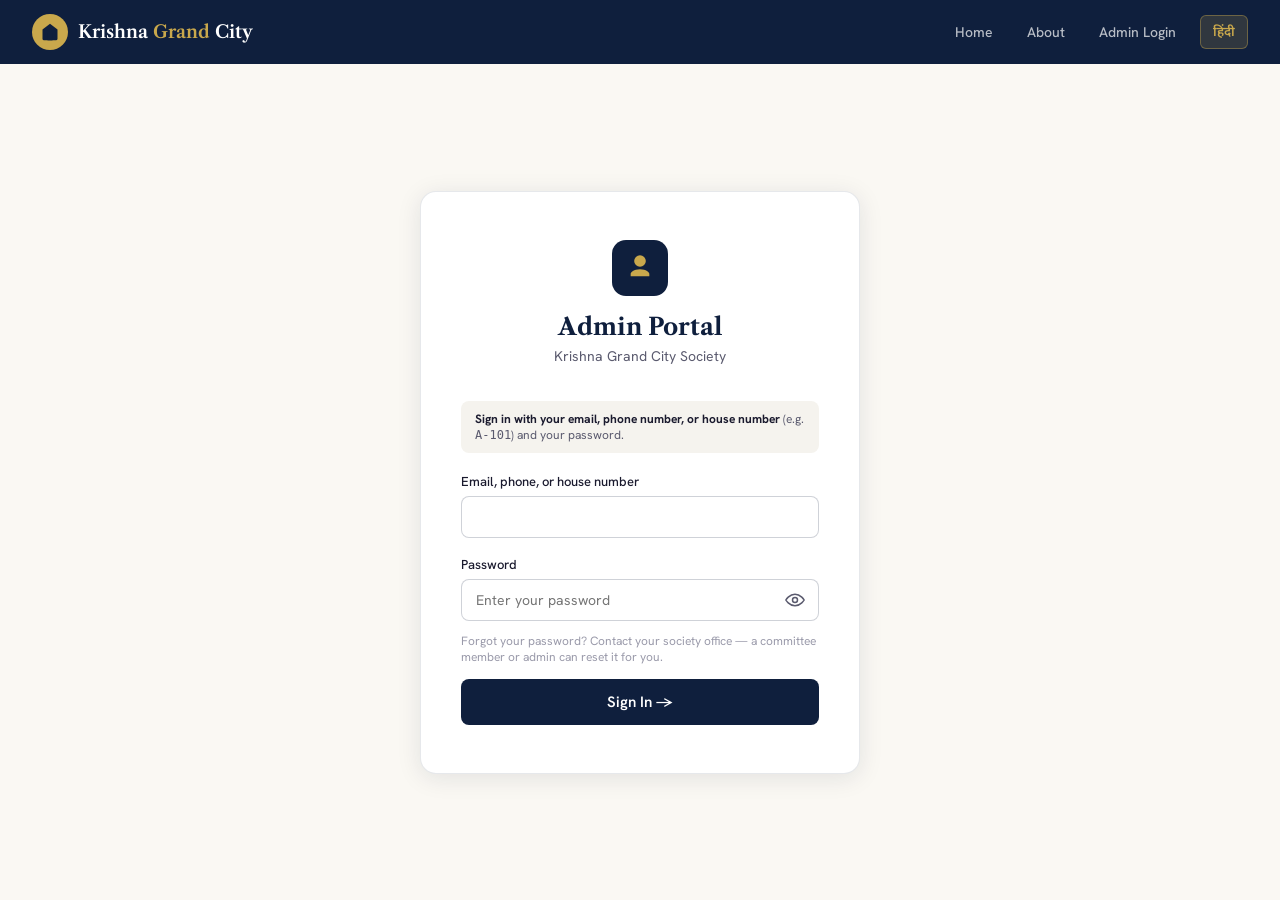
<file: notices.html>
<!DOCTYPE html>
<html lang="en">
<head>
<!-- ═══════════════════════════════════════════════════
     KRISHNA GRAND CITY SOCIETY — Admin Portal
     File: krishna_grand_city_admin.html
     Version: 2.0
     Society: Krishna Grand City, Sheetala Colony, Kohka, Bhilai
     ═══════════════════════════════════════════════════ -->
<meta charset="UTF-8" />
<meta name="viewport" content="width=device-width, initial-scale=1.0" />
<title>KGC Admin — Notice board</title>

<!-- Installable web app (PWA): manifest, icons and phone-browser colours -->
<link rel="manifest" href="manifest.webmanifest" />
<meta name="theme-color" content="#0f1f3d" />
<meta name="mobile-web-app-capable" content="yes" />
<meta name="apple-mobile-web-app-capable" content="yes" />
<meta name="apple-mobile-web-app-title" content="KGC" />
<meta name="apple-mobile-web-app-status-bar-style" content="black" />
<link rel="icon" type="image/png" sizes="32x32" href="favicon-32.png" />
<link rel="apple-touch-icon" href="apple-touch-icon.png" />

<!-- Google Fonts: Libre Caslon Text (headings) + Hanken Grotesk (body) -->
<link href="https://fonts.googleapis.com/css2?family=Libre+Caslon+Text:ital,wght@0,400;0,700;1,400&family=Hanken+Grotesk:wght@400;500;600;700&display=swap" rel="stylesheet" />
<!-- Hindi fonts: Rozha One (display/headings) + Noto Sans Devanagari (body) -->
<link rel="preconnect" href="https://fonts.googleapis.com">
<link rel="preconnect" href="https://fonts.gstatic.com" crossorigin>
<link href="https://fonts.googleapis.com/css2?family=Rozha+One&family=Noto+Sans+Devanagari:wght@400;500;600;700&display=swap" rel="stylesheet" />

<link rel="stylesheet" href="assets/app.css?v=93f90a52" />
</head>
<body data-kind="dash" data-view="notices" data-page="notices">
<!-- Toast notifications host -->
<div id="toast-wrap" aria-live="polite" aria-atomic="false"></div>
<nav>
  <div class="nav-left">
  <button id="burger" class="burger no-translate" onclick="toggleMobileMenu()" aria-label="Open menu">&#9776;</button>
  <div class="nav-logo">
    <div class="nav-logo-mark">
      <!-- Society home icon -->
      <svg viewBox="0 0 24 24" width="20" height="20" fill="none">
        <path d="M3 9l9-7 9 7v11a2 2 0 01-2 2H5a2 2 0 01-2-2z" fill="#0f1f3d"/>
        <polyline points="9,22 9,12 15,12 15,22" fill="#0f1f3d"/>
      </svg>
    </div>
    <span class="nav-brand">Krishna<span> Grand</span> City</span>
  </div>
  </div><!-- /nav-left -->
  <div class="nav-links">
    <button class="nav-btn" onclick="showPage('home')">Home</button>
    <button class="nav-btn" onclick="showPage('about')">About</button>
    <button class="nav-btn" id="nav-login-btn" onclick="showPage('login')">Admin Login</button>
    <button class="nav-btn" id="nav-logout-btn" style="display:none" onclick="logout()">Logout</button>
    <button class="nav-btn" id="nav-install-btn" onclick="kgcInstallApp()">Install app</button>
    <button id="lang-toggle" class="no-translate" onclick="toggleLanguage()">हिंदी</button>
  </div>
</nav>
<div id="page-dashboard">
  <div class="dash-layout">

    <!-- ── SIDEBAR NAVIGATION ── -->
    <aside class="sidebar">
      <div class="sidebar-section">
        <div class="sidebar-label">Main</div>
        <!-- Members section button — admin & committee tiers only -->
        <button class="sb-btn active" id="sb-members" onclick="showDash('members')">
          <svg viewBox="0 0 24 24" fill="none" stroke="currentColor" stroke-width="2"><path d="M17 21v-2a4 4 0 00-4-4H5a4 4 0 00-4 4v2"/><circle cx="9" cy="7" r="4"/><path d="M23 21v-2a4 4 0 00-3-3.87M16 3.13a4 4 0 010 7.75"/></svg>
          Members
        </button>
        <!-- My Profile / Home button — resident tier only -->
        <button class="sb-btn perm-hidden" id="sb-myprofile" onclick="showDash('resident-home')">
          <svg viewBox="0 0 24 24" fill="none" stroke="currentColor" stroke-width="2"><path d="M20 21v-2a4 4 0 00-4-4H8a4 4 0 00-4 4v2"/><circle cx="12" cy="7" r="4"/></svg>
          My Profile
        </button>
        <!-- My Bills — resident tier only -->
        <button class="sb-btn perm-hidden" id="sb-res-bills" onclick="showDash('res-bills')">
          <svg viewBox="0 0 24 24" fill="none" stroke="currentColor" stroke-width="2"><rect x="2" y="5" width="20" height="14" rx="2"/><line x1="2" y1="10" x2="22" y2="10"/></svg>
          My Bills
        </button>
        <!-- My Complaints — resident tier only -->
        <button class="sb-btn perm-hidden" id="sb-res-complaints" onclick="showDash('res-complaints')">
          <svg viewBox="0 0 24 24" fill="none" stroke="currentColor" stroke-width="2"><circle cx="12" cy="12" r="10"/><line x1="12" y1="8" x2="12" y2="12"/><line x1="12" y1="16" x2="12.01" y2="16"/></svg>
          My Complaints
        </button>
        <!-- Analytics section button — admin tier only -->
        <button class="sb-btn" id="sb-finances" onclick="showDash('finances')">
          <svg viewBox="0 0 24 24" fill="none" stroke="currentColor" stroke-width="2"><line x1="12" y1="1" x2="12" y2="23"/><path d="M17 5H9.5a3.5 3.5 0 000 7h5a3.5 3.5 0 010 7H6"/></svg>
          Finances
        </button>
      </div>
      <div class="sidebar-section">
        <div class="sidebar-label">Management</div>
        <!-- Notice Board button -->
        <button class="sb-btn" id="sb-notices" onclick="showDash('notices')">
          <svg viewBox="0 0 24 24" fill="none" stroke="currentColor" stroke-width="2"><rect x="3" y="4" width="18" height="18" rx="2"/><line x1="16" y1="2" x2="16" y2="6"/><line x1="8" y1="2" x2="8" y2="6"/><line x1="3" y1="10" x2="21" y2="10"/></svg>
          Notice Board
        </button>
        <!-- Complaints button -->
        <button class="sb-btn" id="sb-complaints" onclick="showDash('complaints')">
          <svg viewBox="0 0 24 24" fill="none" stroke="currentColor" stroke-width="2"><circle cx="12" cy="12" r="10"/><line x1="12" y1="8" x2="12" y2="12"/><line x1="12" y1="16" x2="12.01" y2="16"/></svg>
          Complaints
        </button>
        <!-- Bills button -->
        <button class="sb-btn" id="sb-bills" onclick="showDash('bills')">
          <svg viewBox="0 0 24 24" fill="none" stroke="currentColor" stroke-width="2"><rect x="2" y="5" width="20" height="14" rx="2"/><line x1="2" y1="10" x2="22" y2="10"/></svg>
          Maintenance Bills
        </button>
        <!-- Facilities button -->
        <button class="sb-btn" id="sb-facilities" onclick="showDash('facilities')">
          <svg viewBox="0 0 24 24" fill="none" stroke="currentColor" stroke-width="2"><rect x="2" y="3" width="20" height="14" rx="2"/><line x1="8" y1="21" x2="16" y2="21"/><line x1="12" y1="17" x2="12" y2="21"/></svg>
          Facilities
        </button>
        <!-- Access Control — administrator account only -->
        <button class="sb-btn perm-hidden" id="sb-access" onclick="showDash('access')">
          <svg viewBox="0 0 24 24" fill="none" stroke="currentColor" stroke-width="2"><path d="M12 22s8-4 8-10V5l-8-3-8 3v7c0 6 8 10 8 10z"/><polyline points="9 12 11 14 15 10"/></svg>
          Access Control
        </button>
      </div>
      <!-- Logged-in user info panel at sidebar bottom -->
      <div class="sb-user">
        <div style="display:flex;align-items:center;gap:10px;">
          <div class="sb-avatar" id="sb-avatar-initials">RS</div>
          <div>
            <div style="font-size:13px;font-weight:500;color:#fff;" id="sb-user-name">Rajiv Sharma</div>
            <div style="font-size:11px;color:rgba(255,255,255,0.45);" id="sb-user-role">President</div>
          </div>
        </div>
        <button type="button" onclick="openChangePasswordModal()"
                style="margin-top:10px;width:100%;background:none;border:1px solid rgba(255,255,255,0.15);color:rgba(255,255,255,0.65);font-size:11px;padding:6px 8px;border-radius:6px;cursor:pointer;">
          🔒 Change Password
        </button>
      </div>
    </aside>

    <!-- ── CHANGE PASSWORD MODAL ── -->
    <div id="change-password-modal" class="hidden" style="position:fixed;inset:0;background:rgba(0,0,0,0.55);z-index:999;display:flex;align-items:center;justify-content:center;">
      <div style="background:var(--bg-card, #fff);border-radius:12px;padding:28px;width:340px;max-width:90vw;">
        <h3 style="margin:0 0 14px;">Change Password</h3>
        <div id="cp-error" class="error-msg hidden" style="margin-bottom:10px;"></div>
        <div id="cp-success" class="hidden" style="margin-bottom:10px;color:#1a7a3c;font-size:13px;"></div>
        <div class="form-group">
          <label class="form-label">Current password</label>
          <input class="form-input" type="password" id="cp-current" />
        </div>
        <div class="form-group">
          <label class="form-label">New password (min. 8 characters)</label>
          <input class="form-input" type="password" id="cp-new" />
        </div>
        <div style="display:flex;gap:8px;margin-top:16px;">
          <button class="btn-full" id="cp-submit-btn" onclick="submitChangePassword()">Update Password</button>
          <button type="button" onclick="closeChangePasswordModal()"
                  style="background:none;border:1px solid #ccc;border-radius:8px;padding:0 16px;cursor:pointer;">Cancel</button>
        </div>
      </div>
    </div>

    <!-- ── MAIN CONTENT AREA ── -->
    <main class="dash-main">

      <!-- ══════════════════════════════
           NOTICE BOARD VIEW
           Post/view/delete society announcements
           ══════════════════════════════ -->
      <div id="dash-notices">
        <div class="page-header">
          <div>
            <h2 class="page-title">Notice Board</h2>
            <p class="page-sub">Official announcements and circulars for residents</p>
          </div>
          <button class="btn-add btn-gold write-only" onclick="openNoticeModal()">+ Post Notice</button>
        </div>

        <!-- Category filter tabs for notices -->
        <div class="filter-tabs" style="margin-bottom:24px;">
          <button class="ftab active" onclick="filterNotices('all', this)">All</button>
          <button class="ftab" onclick="filterNotices('general', this)">General</button>
          <button class="ftab" onclick="filterNotices('maintenance', this)">Maintenance</button>
          <button class="ftab" onclick="filterNotices('event', this)">Events</button>
          <button class="ftab" onclick="filterNotices('emergency', this)">Emergency</button>
          <button class="ftab" onclick="filterNotices('finance', this)">Finance</button>
          <button class="ftab" onclick="filterNotices('legal', this)">Legal</button>
        </div>

        <!-- Dynamically rendered notice cards -->
        <div id="notices-list"></div>
      </div>

      <!-- ── VIEW BILL PAYMENTS MODAL (committee/admin side download access) ── -->
      <div class="modal-overlay hidden" id="bill-payments-modal">
        <div class="modal-box">
          <div class="modal-header">
            <h2 class="modal-title">Payment History</h2>
            <button class="modal-close" onclick="closeBillPaymentsModal()">✕</button>
          </div>
          <div id="bill-payments-content" style="max-height:360px;overflow-y:auto;"></div>
          <div class="modal-actions">
            <button class="btn-add btn-gold" onclick="closeBillPaymentsModal()">Close</button>
          </div>
        </div>
      </div>

      <!-- ── GENERATE BILLS MODAL ── -->
      <div class="modal-overlay hidden" id="generate-bills-modal">
        <div class="modal-box">
          <div class="modal-header">
            <h2 class="modal-title">Generate Monthly Bills</h2>
            <button class="modal-close" onclick="closeGenerateBillsModal()">✕</button>
          </div>
          <p style="font-size:13px;color:var(--text2);margin-bottom:14px;">
            Creates one bill for every active member, using their unit type's current rate.
            Members who already have a bill for this month are automatically skipped — safe to run more than once.
          </p>
          <div class="form-row">
            <div class="form-group">
              <label class="form-label">Billing Month *</label>
              <input class="form-input" id="gb-month" type="month" />
            </div>
            <div class="form-group">
              <label class="form-label">Financial Year *</label>
              <select class="form-select" id="gb-fy">
                <!-- Populated by populateFYDropdown() — spans 100 years -->
              </select>
            </div>
          </div>
          <div id="gb-error" class="error-msg hidden"></div>
          <div id="gb-result" class="hidden" style="font-size:14px;background:var(--surface2);padding:12px;border-radius:8px;margin-top:8px;"></div>
          <div class="modal-actions">
            <button class="btn-cancel" onclick="closeGenerateBillsModal()">Close</button>
            <button class="btn-add btn-gold" id="gb-submit-btn" onclick="submitGenerateBills()">Generate</button>
          </div>
        </div>
      </div>

      <!-- ── RECORD PAYMENT MODAL ── -->
      <div class="modal-overlay hidden" id="payment-modal">
        <div class="modal-box">
          <div class="modal-header">
            <h2 class="modal-title">Record Payment</h2>
            <button class="modal-close" onclick="closePaymentModal()">✕</button>
          </div>
          <p id="pay-bill-summary" style="font-size:13px;color:var(--text2);margin-bottom:14px;"></p>
          <div class="form-row">
            <div class="form-group">
              <label class="form-label">Amount Paid (₹) *</label>
              <input class="form-input" id="pay-amount" type="number" min="0" step="0.01" />
            </div>
            <div class="form-group">
              <label class="form-label">Payment Date</label>
              <input class="form-input" id="pay-date" type="date" />
            </div>
          </div>
          <div class="form-group">
            <label class="form-label">Payment Mode *</label>
            <select class="form-select" id="pay-mode" onchange="onPaymentModeChange()">
              <option value="cash">Cash</option>
              <option value="cheque">Cheque</option>
              <option value="online_upi">UPI</option>
              <option value="online_neft">Bank Transfer — NEFT</option>
              <option value="online_imps">Bank Transfer — IMPS</option>
              <option value="online_rtgs">Bank Transfer — RTGS</option>
              <option value="demand_draft">Demand Draft</option>
            </select>
          </div>

          <!-- Manual bill/receipt tracking — always available, independent of payment mode.
               Useful when your society still keeps a physical bill book alongside the digital records. -->
          <div class="form-row">
            <div class="form-group">
              <label class="form-label">Bill No. (manual receipt number)</label>
              <input class="form-input" id="pay-receipt-manual" placeholder="e.g. 00456" />
            </div>
            <div class="form-group">
              <label class="form-label">Bill Book No.</label>
              <input class="form-input" id="pay-bill-book" placeholder="e.g. BB-12" />
            </div>
          </div>

          <!-- Cheque-specific fields -->
          <div id="pay-fields-cheque" class="hidden">
            <div class="form-row">
              <div class="form-group"><label class="form-label">Cheque Number *</label><input class="form-input" id="pay-cheque-number" /></div>
              <div class="form-group"><label class="form-label">Cheque Date *</label><input class="form-input" id="pay-cheque-date" type="date" /></div>
            </div>
            <div class="form-group"><label class="form-label">Bank Name</label><input class="form-input" id="pay-bank-name" /></div>
          </div>

          <!-- UPI-specific field -->
          <div id="pay-fields-upi" class="hidden">
            <div class="form-row">
              <div class="form-group"><label class="form-label">UPI Transaction ID *</label><input class="form-input" id="pay-upi-txn" /></div>
              <div class="form-group"><label class="form-label">UPI App</label><input class="form-input" id="pay-upi-app" placeholder="e.g. GPay, PhonePe" /></div>
            </div>
          </div>

          <!-- Bank transfer (NEFT/IMPS/RTGS) fields -->
          <div id="pay-fields-transfer" class="hidden">
            <div class="form-row">
              <div class="form-group"><label class="form-label">Bank Reference No. (UTR) *</label><input class="form-input" id="pay-bank-ref" /></div>
              <div class="form-group"><label class="form-label">Bank Name</label><input class="form-input" id="pay-transfer-bank" /></div>
            </div>
          </div>

          <!-- Demand draft fields -->
          <div id="pay-fields-dd" class="hidden">
            <div class="form-row">
              <div class="form-group"><label class="form-label">DD Number</label><input class="form-input" id="pay-dd-number" /></div>
              <div class="form-group"><label class="form-label">DD Date</label><input class="form-input" id="pay-dd-date" type="date" /></div>
            </div>
            <div class="form-group"><label class="form-label">DD Bank Name</label><input class="form-input" id="pay-dd-bank" /></div>
          </div>

          <div class="form-group">
            <label class="form-label">Remarks</label>
            <input class="form-input" id="pay-remarks" placeholder="Optional note" />
          </div>
          <div id="pay-error" class="error-msg hidden"></div>
          <div class="modal-actions">
            <button class="btn-cancel" onclick="closePaymentModal()">Cancel</button>
            <button class="btn-add btn-gold" id="pay-submit-btn" onclick="submitPayment()">Record Payment</button>
          </div>
        </div>
      </div>

    </main>
  </div>
</div>


<!-- ════════════════════════════════════════════════════════════
     ADD MEMBER MODAL
     Includes owner photo upload, owner-name field for tenants
     ════════════════════════════════════════════════════════════ -->
<div class="modal-overlay hidden" id="add-modal">
  <div class="modal-box modal-box-lg">
    <div class="modal-header">
      <h2 class="modal-title" id="add-modal-title">Add New Member</h2>
      <button class="modal-close" onclick="closeAddModal()">✕</button>
    </div>

    <!-- Owner photo upload -->
    <div class="form-group">
      <label class="form-label">Owner / Resident Photo</label>
      <div class="img-upload-area" onclick="document.getElementById('f-photo-input').click()">
        <img id="f-photo-preview" class="img-upload-preview" alt="Photo preview" />
        <input type="file" id="f-photo-input" accept="image/*" onchange="previewPhoto(this)" style="display:none" />
        <div id="f-upload-icon" style="font-size:28px;margin-bottom:8px;">📷</div>
        <div class="img-upload-label">Click to upload photo</div>
        <div class="img-upload-hint">JPG, PNG, WEBP · Max 2 MB</div>
      </div>
      <p style="font-size:11px;color:var(--text2);margin-top:4px;">Photo preview only for now — saving photos requires file storage setup, coming in a future step.</p>
    </div>

    <div class="form-row">
      <div class="form-group">
        <label class="form-label">Full Name *</label>
        <input class="form-input" id="f-name" placeholder="e.g. Rahul Gupta" />
      </div>
      <div class="form-group">
        <label class="form-label">House Number *</label>
        <input class="form-input" id="f-house" placeholder="e.g. Kingston - 05, Shop - 12" />
      </div>
    </div>
    <div class="form-row">
      <div class="form-group">
        <label class="form-label">Unit Type *</label>
        <select class="form-select" id="f-type">
          <option value="">Select type</option>
          <option value="2bhk">2 BHK</option>
          <option value="3bhk">3 BHK</option>
          <option value="rowhouse">Row House</option>
          <option value="shop">Shop</option>
        </select>
      </div>
      <div class="form-group">
        <label class="form-label">Phone Number *</label>
        <input class="form-input" id="f-phone" placeholder="e.g. 98765 43210" />
      </div>
    </div>
    <div class="form-group">
      <label class="form-label">Email</label>
      <input class="form-input" id="f-email" placeholder="email@example.com" />
    </div>
    <div class="form-group">
      <label class="form-label">Vehicle Registration No.</label>
      <input class="form-input" id="f-vehicle" placeholder="e.g. CG-07 AB 1234 (leave blank if none)" />
    </div>
    <div class="form-row">
      <div class="form-group">
        <label class="form-label">Emergency Contact Name</label>
        <input class="form-input" id="f-emergency-name" placeholder="e.g. Ravi Krishnan" />
      </div>
      <div class="form-group">
        <label class="form-label">Emergency Contact Phone</label>
        <input class="form-input" id="f-emergency-phone" placeholder="10-digit number" />
      </div>
    </div>
    <div id="modal-error" class="error-msg hidden">Please fill in all required fields (Name, House No., Unit Type, Phone).</div>
    <div class="modal-actions">
      <button class="btn-cancel" onclick="closeAddModal()">Cancel</button>
      <button class="btn-add btn-gold" id="add-member-submit-btn" onclick="addMember()">Add Member</button>
    </div>
  </div>
</div>


<!-- ════════════════════════════════════════════════════════════
     EDIT EXPENSE MODAL — admin/president/secretary/treasurer only
     ════════════════════════════════════════════════════════════ -->
<div class="modal-overlay hidden" id="edit-expense-modal">
  <div class="modal-box" style="max-width:560px;">
    <div class="modal-header">
      <h2 class="modal-title">Edit Expense</h2>
      <button class="modal-close" onclick="closeEditExpenseModal()">✕</button>
    </div>
    <div style="font-size:12px;color:var(--text2);margin-bottom:14px;" id="ee-voucher-label"></div>

    <div class="form-row">
      <div class="form-group">
        <label class="form-label">Date *</label>
        <input class="form-input" type="date" id="ee-date" />
      </div>
      <div class="form-group">
        <label class="form-label">Category *</label>
        <select class="form-select" id="ee-category"></select>
      </div>
    </div>

    <div class="form-group">
      <label class="form-label">Description *</label>
      <input class="form-input" id="ee-description" />
    </div>

    <div class="form-row">
      <div class="form-group">
        <label class="form-label">Payee Name *</label>
        <input class="form-input" id="ee-payee" />
      </div>
      <div class="form-group">
        <label class="form-label">GST Number</label>
        <input class="form-input" id="ee-gst-number" placeholder="Optional" />
      </div>
    </div>

    <div class="form-row">
      <div class="form-group">
        <label class="form-label">Amount (₹) *</label>
        <input class="form-input" type="number" id="ee-amount" min="0" />
      </div>
      <div class="form-group">
        <label class="form-label">GST Amount (₹)</label>
        <input class="form-input" type="number" id="ee-gst-amount" min="0" placeholder="0" />
      </div>
    </div>

    <div class="form-row">
      <div class="form-group">
        <label class="form-label">Bill Number</label>
        <input class="form-input" id="ee-bill-number" placeholder="Optional" />
      </div>
      <div class="form-group">
        <label class="form-label">Payment Method *</label>
        <select class="form-select" id="ee-payment-mode">
          <option value="cash">Cash</option>
          <option value="cheque">Cheque</option>
          <option value="online_upi">UPI</option>
          <option value="online_neft">NEFT</option>
          <option value="online_rtgs">RTGS</option>
          <option value="demand_draft">Demand Draft</option>
        </select>
      </div>
    </div>

    <div id="ee-error" class="error-msg hidden"></div>
    <div class="modal-actions">
      <button class="btn-cancel" onclick="closeEditExpenseModal()">Cancel</button>
      <button class="btn-add btn-gold" id="ee-submit-btn" onclick="submitEditExpense()">Save Changes</button>
    </div>
  </div>
</div>

<!-- NEW EXPENSE DIALOG (opened from Finances ▸ New Record ▸ New Expense) -->
<div class="modal-overlay hidden" id="expense-modal">
  <div class="modal-box" style="max-width:600px;">
    <div class="modal-header">
      <h2 class="modal-title">Record New Expense</h2>
      <button class="modal-close" onclick="closeExpenseModal()">&times;</button>
    </div>

    <div class="form-row">
      <!-- Date picker -->
      <div class="form-group">
        <label class="form-label">Date *</label>
        <input class="form-input" type="date" id="fin-date" />
      </div>
      <!-- Category dropdown with "Add category" option -->
      <div class="form-group">
        <label class="form-label">Category *</label>
        <div style="display:flex;gap:8px;">
          <select class="form-select" id="fin-category" style="flex:1;">
            <option value="">Select category</option>
            <option value="Lift Maintenance">Lift Maintenance</option>
            <option value="Labour Salary">Labour Salary</option>
            <option value="Security Salary">Security Salary</option>
            <option value="Housekeeping Salary">Housekeeping Salary</option>
            <option value="Electricity">Electricity</option>
            <option value="Water">Water</option>
            <option value="Generator Maintenance">Generator Maintenance</option>
            <option value="Plumbing Repairs">Plumbing Repairs</option>
            <option value="Electrical Repairs">Electrical Repairs</option>
            <option value="Pest Control">Pest Control</option>
            <option value="Garden / Landscaping">Garden / Landscaping</option>
            <option value="CCTV / Security System">CCTV / Security System</option>
            <option value="Painting">Painting</option>
            <option value="Stationery">Stationery</option>
            <option value="Bank Charges">Bank Charges</option>
            <option value="Audit Fees">Audit Fees</option>
            <option value="Festival / Events">Festival / Events</option>
            <option value="Others">Others</option>
          </select>
          <button class="btn-add" onclick="addFinanceCategory()" title="Add new category" style="padding:0 12px;flex-shrink:0;">+</button>
        </div>
      </div>
    </div>

    <div class="form-group">
      <label class="form-label">Description *</label>
      <input class="form-input" id="fin-description" placeholder="Brief description of the expense" />
    </div>

    <div class="form-row">
      <div class="form-group">
        <label class="form-label">Payee Name *</label>
        <input class="form-input" id="fin-payee" placeholder="Vendor / contractor name" />
      </div>
      <div class="form-group">
        <label class="form-label">GST Number <span style="font-weight:400;color:var(--text2);">(optional)</span></label>
        <input class="form-input" id="fin-gst-number" placeholder="e.g. 22AAAAA0000A1Z5" />
      </div>
    </div>

    <div class="form-row">
      <div class="form-group">
        <label class="form-label">Amount (₹) *</label>
        <input class="form-input" type="number" id="fin-amount" placeholder="e.g. 12500" min="0" />
      </div>
      <div class="form-group">
        <label class="form-label">GST Amount (₹) <span style="font-weight:400;color:var(--text2);">(optional)</span></label>
        <input class="form-input" type="number" id="fin-gst-amount" placeholder="e.g. 1125" min="0" />
      </div>
    </div>

    <div class="form-row">
      <div class="form-group">
        <label class="form-label">Bill Number <span style="font-weight:400;color:var(--text2);">(optional)</span></label>
        <input class="form-input" id="fin-bill-number" placeholder="Vendor invoice / bill no." />
      </div>
      <div class="form-group">
        <label class="form-label">Payment Method *</label>
        <select class="form-select" id="fin-payment-mode">
          <option value="">Select method</option>
          <option value="cash">Cash</option>
          <option value="cheque">Cheque</option>
          <option value="online_upi">UPI</option>
          <option value="online_neft">NEFT</option>
          <option value="online_rtgs">RTGS</option>
          <option value="demand_draft">Demand Draft</option>
        </select>
      </div>
    </div>

    <!-- Auto-generated voucher number preview -->
    <div style="background:var(--surface2);border-radius:8px;padding:12px 16px;font-size:13px;color:var(--text2);margin-bottom:16px;">
      🧾 Voucher / Receipt No: <strong id="fin-voucher-preview" style="color:var(--navy);">Will be auto-generated on save (e.g. VCH-2026-0001)</strong>
    </div>

    <div id="fin-form-error" class="error-msg hidden"></div>
    

    <div class="modal-actions">
      <button class="btn-cancel" onclick="resetFinanceForm()">Clear</button>
      <button class="btn-add btn-gold" id="fin-submit-btn" onclick="submitExpense()">Save Expense</button>
    </div>
  </div>
</div>

<!-- NEW / EDIT RECEIVABLE DIALOG (Finances ▸ New Record ▸ New Receivable) -->
<div class="modal-overlay hidden" id="receivable-modal">
  <div class="modal-box" style="max-width:600px;">
    <div class="modal-header">
      <h2 class="modal-title" id="rv-title">Record New Receivable</h2>
      <button class="modal-close" onclick="closeReceivableModal()">&times;</button>
    </div>
    <p style="font-size:12.5px;color:var(--text2);margin:-4px 0 14px;">For money the society receives other than maintenance (maintenance is recorded under Maintenance &rarr; Add Payment).</p>

    <div class="form-row">
      <div class="form-group">
        <label class="form-label">Date *</label>
        <input class="form-input" type="date" id="rv-date" />
      </div>
      <div class="form-group">
        <label class="form-label">Category *</label>
        <select class="form-select" id="rv-category"><option value="">Select category</option><option value="Hall / Club House Booking">Hall / Club House Booking</option><option value="Facility Charges">Facility Charges</option><option value="Penalty / Late Fee">Penalty / Late Fee</option><option value="Donation">Donation</option><option value="Bank Interest">Bank Interest</option><option value="Advertisement / Hoarding">Advertisement / Hoarding</option><option value="Rent / Lease">Rent / Lease</option><option value="Event / Sponsorship">Event / Sponsorship</option><option value="Refund Received">Refund Received</option><option value="Others">Others</option></select>
      </div>
    </div>

    <div class="form-group">
      <label class="form-label">Description *</label>
      <input class="form-input" id="rv-description" placeholder="What the money was received for" />
    </div>

    <div class="form-row">
      <div class="form-group">
        <label class="form-label">House / Unit No.</label>
        <input class="form-input" id="rv-house" list="pe-house-list" autocomplete="off" oninput="fillReceivableFromHouse()" placeholder="Optional" />
      </div>
      <div class="form-group">
        <label class="form-label">Received From *</label>
        <input class="form-input" id="rv-payer" placeholder="Name of person / organisation" />
      </div>
    </div>

    <div class="form-row">
      <div class="form-group">
        <label class="form-label">Amount (₹) *</label>
        <input class="form-input" type="number" id="rv-amount" min="0" placeholder="e.g. 2500" />
      </div>
      <div class="form-group">
        <label class="form-label">Payment Method *</label>
        <select class="form-select" id="rv-mode">
          <option value="">Select method</option>
          <option value="cash">Cash</option>
          <option value="cheque">Cheque</option>
          <option value="online_upi">UPI</option>
          <option value="online_neft">NEFT</option>
          <option value="online_rtgs">RTGS</option>
          <option value="demand_draft">Demand Draft</option>
        </select>
      </div>
    </div>

    <div class="form-group">
      <label class="form-label">Reference No.</label>
      <input class="form-input" id="rv-reference" placeholder="Cheque / UPI / transaction no. (optional)" />
    </div>

    <div style="background:var(--surface2);border-radius:8px;padding:12px 16px;font-size:13px;color:var(--text2);margin-bottom:16px;">
      🧾 Receipt No: <strong id="rv-receipt-preview" style="color:var(--navy);">Will be auto-generated on save (e.g. RCV-2026-0001)</strong>
    </div>

    <div id="rv-error" class="error-msg hidden"></div>
    <div class="modal-actions">
      <button class="btn-cancel" onclick="closeReceivableModal()">Cancel</button>
      <button class="btn-add btn-gold" id="rv-submit-btn" onclick="submitReceivable()">Save Receivable</button>
    </div>
  </div>
</div>

<!-- ACCESS CONTROL: create login / reset password -->
<div class="modal-overlay hidden" id="access-pw-modal" onclick="if(event.target===this) closeAccessPw()">
  <div class="modal-box" style="max-width:440px;" role="dialog" aria-modal="true" aria-labelledby="ap-title">
    <div class="modal-header">
      <div>
        <h2 class="modal-title" id="ap-title"></h2>
        <div id="ap-sub" style="font-size:13px;color:var(--text2);margin-top:2px;"></div>
      </div>
      <button class="modal-close" onclick="closeAccessPw()" aria-label="Close">&times;</button>
    </div>
    <div class="form-group" id="ap-mobile-row"><label class="form-label" for="ap-mobile">Mobile number (login ID)</label><input class="form-input" type="tel" id="ap-mobile" autocomplete="off"></div>
    <div class="form-group"><label class="form-label" for="ap-pass">Password (at least 8 characters)</label>
      <div style="display:flex;gap:8px;"><input class="form-input" type="text" id="ap-pass" autocomplete="off"><button class="btn-sm btn-sm-outline" type="button" onclick="genAccessPw()">Generate</button></div></div>
    <p style="font-size:12px;color:var(--text2);margin:0;">Share the password with the resident directly. It is not shown again.</p>
    <div id="ap-error" class="error-msg hidden"></div>
    <div class="modal-actions">
      <button class="btn-sm btn-sm-outline" onclick="closeAccessPw()">Cancel</button>
      <button class="btn-add btn-gold" id="ap-submit" onclick="submitAccessPw()">Save</button>
    </div>
  </div>
</div>

<!-- TRANSFER OWNERSHIP (house sold to a new owner) -->
<div class="modal-overlay hidden" id="transfer-modal" onclick="if(event.target===this) closeTransferModal()">
  <div class="modal-box" style="max-width:460px;" role="dialog" aria-modal="true" aria-labelledby="tf-title">
    <div class="modal-header">
      <div>
        <h2 class="modal-title" id="tf-title">Transfer ownership</h2>
        <div id="tf-sub" style="font-size:13px;color:var(--text2);margin-top:2px;"></div>
      </div>
      <button class="modal-close" onclick="closeTransferModal()" aria-label="Close">&times;</button>
    </div>
    <p style="font-size:13px;color:var(--text2);margin:0 0 14px;">The current owner is marked inactive and keeps all their payments. The new owner is added to the same house, and new payments are recorded under them.</p>
    <div class="form-group"><label class="form-label" for="tf-name">New owner's name *</label><input class="form-input" type="text" id="tf-name" autocomplete="off"></div>
    <div class="form-group"><label class="form-label" for="tf-phone">Phone *</label><input class="form-input" type="tel" id="tf-phone" autocomplete="off"></div>
    <div class="form-group"><label class="form-label" for="tf-email">Email</label><input class="form-input" type="email" id="tf-email" autocomplete="off"></div>
    <div class="form-group"><label class="form-label" for="tf-note">Note</label><input class="form-input" type="text" id="tf-note" maxlength="300" placeholder="e.g. Sold in October 2026"></div>
    <div id="tf-error" class="error-msg hidden"></div>
    <div class="modal-actions">
      <button class="btn-sm btn-sm-outline" onclick="closeTransferModal()">Cancel</button>
      <button class="btn-add btn-gold" id="tf-submit" onclick="submitTransfer()">Transfer ownership</button>
    </div>
  </div>
</div>

<!-- ROW DETAIL POPUP (click a payment / expense / receivable row) -->
<div class="modal-overlay hidden" id="row-detail-modal" onclick="if(event.target===this) closeRowDetail()">
  <div class="modal-box" style="max-width:440px;" role="dialog" aria-modal="true" aria-labelledby="rd-title">
    <div class="modal-header">
      <div>
        <h2 class="modal-title" id="rd-title"></h2>
        <div id="rd-sub" style="font-size:13px;color:var(--text2);margin-top:2px;"></div>
      </div>
      <button class="modal-close" onclick="closeRowDetail()" aria-label="Close">&times;</button>
    </div>
    <dl class="rd-list" id="rd-list"></dl>
    <div class="modal-actions" id="rd-actions"></div>
  </div>
</div>

<!-- EXPORT CSV DIALOG (payment ledger) -->
<div class="modal-overlay hidden" id="export-modal">
  <div class="modal-box" style="max-width:520px;">
    <div class="modal-header">
      <h2 class="modal-title">Export CSV</h2>
      <button class="modal-close" onclick="closeExportModal()">&times;</button>
    </div>

    <div class="form-group">
      <label class="form-label">What to export</label>
      <select class="form-select" id="ex-kind" onchange="updateExportDialog()">
        <option value="payments">Payments received (list of entries)</option>
        <option value="status">Paid &amp; unpaid list (by house)</option>
      </select>
    </div>

    <div class="form-row">
      <div class="form-group">
        <label class="form-label">Period</label>
        <select class="form-select" id="ex-period" onchange="updateExportDialog()">
          <option value="fy">Complete financial year</option>
          <option value="q1">Quarter 1 (Apr–Jun)</option>
          <option value="q2">Quarter 2 (Jul–Sep)</option>
          <option value="q3">Quarter 3 (Oct–Dec)</option>
          <option value="q4">Quarter 4 (Jan–Mar)</option>
          <option value="custom">Custom date range</option>
        </select>
      </div>
      <div class="form-group" id="ex-fy-wrap">
        <label class="form-label">Financial year</label>
        <select class="form-select" id="ex-fy" onchange="updateExportDialog()"></select>
      </div>
    </div>

    <div class="form-row hidden" id="ex-custom-wrap">
      <div class="form-group">
        <label class="form-label">From</label>
        <input class="form-input" type="date" id="ex-from" onchange="updateExportDialog()" />
      </div>
      <div class="form-group">
        <label class="form-label">To</label>
        <input class="form-input" type="date" id="ex-to" onchange="updateExportDialog()" />
      </div>
    </div>

    <div class="form-group hidden" id="ex-status-wrap">
      <label class="form-label">Show</label>
      <select class="form-select" id="ex-status">
        <option value="all">All houses (with Paid / Unpaid status)</option>
        <option value="paid">Paid only</option>
        <option value="unpaid">Unpaid &amp; part-paid only</option>
      </select>
    </div>

    <div id="ex-preview" style="font-size:13px;font-weight:600;color:var(--navy);margin:2px 0 6px;"></div>
    <div id="ex-hint" style="font-size:12px;color:var(--text2);line-height:1.6;margin-bottom:6px;"></div>

    <div id="ex-error" class="error-msg hidden"></div>
    <div class="modal-actions">
      <button class="btn-cancel" onclick="closeExportModal()">Cancel</button>
      <button class="btn-add btn-gold" id="ex-submit-btn" onclick="runLedgerExport()">Download CSV</button>
    </div>
  </div>
</div>

<!-- ADD / EDIT PAYMENT MODAL (payment ledger) -->
<div class="modal-overlay hidden" id="payment-entry-modal">
  <div class="modal-box" style="max-width:560px;">
    <div class="modal-header">
      <h2 class="modal-title" id="pe-modal-title">Add Payment</h2>
      <button class="modal-close" onclick="closePaymentModal()">&times;</button>
    </div>

    <div class="form-row">
      <div class="form-group">
        <label class="form-label">Date *</label>
        <input class="form-input" type="date" id="pe-date" onchange="updatePaymentDuration()" />
      </div>
      <div class="form-group">
        <label class="form-label">Amount (Rs.) *</label>
        <input class="form-input" type="number" id="pe-amount" min="0" oninput="updatePaymentDuration()" />
      </div>
    </div>

    <div class="form-row">
      <div class="form-group">
        <label class="form-label">House No. *</label>
        <input class="form-input" id="pe-house" list="pe-house-list" placeholder="e.g. K-05, Shop - 12, R-56" oninput="fillOwnerFromHouse()" autocomplete="off" />
        <datalist id="pe-house-list"></datalist>
        <div id="pe-owner-hint" style="font-size:12px;margin-top:4px;color:var(--text2);"></div>
      </div>
      <div class="form-group">
        <label class="form-label">Owner (auto)</label>
        <input class="form-input" id="pe-name" placeholder="Fetched from house no." readonly style="background:var(--surface2);cursor:not-allowed;" />
      </div>
    </div>

    <div class="form-row">
      <div class="form-group">
        <label class="form-label">Duration</label>
        <select class="form-select" id="pe-duration" onchange="updatePaymentDuration()">
          <option value="1">1 quarter</option>
          <option value="2">2 quarters</option>
          <option value="3">3 quarters</option>
          <option value="4">Complete financial year</option>
        </select>
      </div>
      <div class="form-group" id="pe-start-wrap">
        <label class="form-label">Starting quarter</label>
        <select class="form-select" id="pe-start-q" onchange="peStartTouched=true;updatePaymentDuration()"></select>
      </div>
    </div>
    <div id="pe-duration-hint" style="font-size:12px;line-height:1.6;margin:-4px 0 14px;"></div>

    <div class="form-group">
      <label class="form-label">Description</label>
      <input class="form-input" id="pe-description" placeholder="Maintenance" value="Maintenance" />
    </div>

    <div class="form-group">
      <label class="form-label">Remark</label>
      <select class="form-select" id="pe-remark" onchange="onRemarkChange()">
        <option value="">No remark</option>
        <option value="Payment of previous dues">Payment of previous dues</option>
        <option value="__other">Other (type a remark)</option>
      </select>
      <input class="form-input hidden" id="pe-remark-text" maxlength="200" placeholder="Type the remark" style="margin-top:8px;" />
    </div>

    <div class="form-row">
      <div class="form-group">
        <label class="form-label">Payment Mode</label>
        <select class="form-select" id="pe-mode">
          <option value="cash">Cash</option>
          <option value="online">Online</option>
          <option value="cheque">Cheque</option>
          <option value="online_upi">UPI</option>
          <option value="online_neft">NEFT</option>
          <option value="online_rtgs">RTGS</option>
        </select>
      </div>
      <div class="form-group">
        <label class="form-label">Bill Book No.</label>
        <input class="form-input" id="pe-billbook" placeholder="e.g. 57" />
      </div>
    </div>

    <div class="form-group">
      <label class="form-label">Receipt No.</label>
      <input class="form-input" id="pe-receipt" placeholder="e.g. 6696" />
    </div>

    <div id="pe-error" class="error-msg hidden"></div>
    <div class="modal-actions">
      <button class="btn-cancel" onclick="closePaymentModal()">Cancel</button>
      <button class="btn-add btn-gold" id="pe-submit-btn" onclick="submitPaymentEntry()">Save</button>
    </div>
  </div>
</div>

<!-- ════════════════════════════════════════════════════════════
     EDIT BILL MODAL — admin/president/secretary/treasurer only
     ════════════════════════════════════════════════════════════ -->
<div class="modal-overlay hidden" id="edit-bill-modal">
  <div class="modal-box">
    <div class="modal-header">
      <h2 class="modal-title">Edit Bill</h2>
      <button class="modal-close" onclick="closeEditBillModal()">✕</button>
    </div>
    <div style="font-size:13px;color:var(--text2);margin-bottom:16px;" id="edit-bill-info"></div>
    <div class="form-row">
      <div class="form-group">
        <label class="form-label">Total Amount Due (₹) *</label>
        <input class="form-input" type="number" id="eb-amount-due" min="0" />
      </div>
      <div class="form-group">
        <label class="form-label">Amount Paid (₹)</label>
        <input class="form-input" type="number" id="eb-amount-paid" min="0" />
      </div>
    </div>
    <div class="form-group">
      <label class="form-label">Status</label>
      <select class="form-select" id="eb-status">
        <option value="unpaid">Unpaid</option>
        <option value="partial">Partial</option>
        <option value="paid">Paid</option>
        <option value="waived">Waived</option>
      </select>
    </div>
    <div id="eb-error" class="error-msg hidden"></div>
    <div class="modal-actions">
      <button class="btn-cancel" onclick="closeEditBillModal()">Cancel</button>
      <button class="btn-add btn-gold" id="eb-submit-btn" onclick="submitEditBill()">Save Changes</button>
    </div>
  </div>
</div>

<!-- ════════════════════════════════════════════════════════════
     RESIDENT EDIT PROFILE MODAL
     Lets a resident update their own contact details.
     House number and unit type are read-only (admin-controlled).
     ════════════════════════════════════════════════════════════ -->
<div class="modal-overlay hidden" id="res-edit-modal">
  <div class="modal-box">
    <div class="modal-header">
      <h2 class="modal-title">Edit My Details</h2>
      <button class="modal-close" onclick="closeResEditModal()">✕</button>
    </div>

    <!-- Read-only fields (shown for reference, not editable) -->
    <div style="background:var(--surface2);border-radius:8px;padding:12px 16px;margin-bottom:18px;font-size:13px;color:var(--text2);">
      <div style="display:flex;justify-content:space-between;margin-bottom:4px;">
        <span>House Number</span>
        <strong id="re-house-display" style="color:var(--navy);">—</strong>
      </div>
      <div style="display:flex;justify-content:space-between;">
        <span>Unit Type</span>
        <strong id="re-type-display" style="color:var(--navy);">—</strong>
      </div>
      <div style="margin-top:8px;font-size:11px;color:var(--text3);">
        House number and unit type can only be changed by the admin.
      </div>
    </div>

    <div class="form-row">
      <div class="form-group">
        <label class="form-label">Primary Phone *</label>
        <input class="form-input" id="re-phone-primary" placeholder="10-digit mobile number" />
      </div>
      <div class="form-group">
        <label class="form-label">Alternate Phone</label>
        <input class="form-input" id="re-phone-secondary" placeholder="Optional" />
      </div>
    </div>

    <div class="form-group">
      <label class="form-label">Email Address</label>
      <input class="form-input" type="email" id="re-email" placeholder="your@email.com" />
    </div>

    <div class="form-row">
      <div class="form-group">
        <label class="form-label">Vehicle 1 Registration</label>
        <input class="form-input" id="re-vehicle-1" placeholder="e.g. MH-12 AB 1234" />
      </div>
      <div class="form-group">
        <label class="form-label">Vehicle 2 Registration</label>
        <input class="form-input" id="re-vehicle-2" placeholder="Optional" />
      </div>
    </div>

    <div class="form-row">
      <div class="form-group">
        <label class="form-label">Emergency Contact Name</label>
        <input class="form-input" id="re-emergency-name" placeholder="e.g. ABC Kumar" />
      </div>
      <div class="form-group">
        <label class="form-label">Emergency Contact Phone</label>
        <input class="form-input" id="re-emergency-phone" placeholder="e.g. 9876543210" />
      </div>
    </div>

    <div id="re-error" class="error-msg hidden"></div>
    <div id="re-success" class="success-msg hidden"></div>

    <div class="modal-actions">
      <button class="btn-cancel" onclick="closeResEditModal()">Cancel</button>
      <button class="btn-add btn-gold" id="re-submit-btn" onclick="submitResEdit()">Save Changes</button>
    </div>
  </div>
</div>

<!-- ════════════════════════════════════════════════════════════
     POST NOTICE MODAL
     Fields: title, category, priority, body, expiry
     ════════════════════════════════════════════════════════════ -->
<div class="modal-overlay hidden" id="notice-modal">
  <div class="modal-box">
    <div class="modal-header">
      <h2 class="modal-title" id="notice-modal-title">Post New Notice</h2>
      <button class="modal-close" onclick="closeNoticeModal()">✕</button>
    </div>
    <div class="form-group">
      <label class="form-label">Notice Title *</label>
      <input class="form-input" id="n-title" placeholder="e.g. Water Supply Interruption on 15th May" />
    </div>
    <div class="form-row">
      <div class="form-group">
        <label class="form-label">Category</label>
        <select class="form-select" id="n-category">
          <option value="general">General</option>
          <option value="maintenance">Maintenance</option>
          <option value="event">Event</option>
          <option value="emergency">Emergency</option>
          <option value="finance">Finance</option>
          <option value="legal">Legal</option>
        </select>
      </div>
      <div class="form-group">
        <label class="form-label">Priority</label>
        <select class="form-select" id="n-priority">
          <option value="normal">Normal</option>
          <option value="high">High</option>
          <option value="urgent">Urgent</option>
        </select>
      </div>
    </div>
    <div class="form-group">
      <label class="form-label">Notice Body *</label>
      <textarea class="form-textarea" id="n-body" style="min-height:120px;" placeholder="Write the full notice text here..."></textarea>
    </div>
    <div class="form-row">
      <div class="form-group">
        <label class="form-label">Visible To</label>
        <select class="form-select" id="n-visible-to">
          <option value="all">All Residents</option>
          <option value="admin_only">Committee/Admin Only</option>
        </select>
      </div>
      <div class="form-group">
        <label class="form-label">Valid Until (optional)</label>
        <input class="form-input" id="n-expiry" type="date" />
      </div>
    </div>
    <div class="form-group" style="display:flex;align-items:center;gap:8px;">
      <input type="checkbox" id="n-pinned" style="width:auto;" />
      <label class="form-label" style="margin:0;" for="n-pinned">📌 Pin this notice to the top</label>
    </div>
    <div id="notice-error" class="error-msg hidden">Please fill in the required fields (Title, Body).</div>
    <div class="modal-actions">
      <button class="btn-cancel" onclick="closeNoticeModal()">Cancel</button>
      <button class="btn-add btn-gold" id="notice-submit-btn" onclick="postNotice()">Post Notice</button>
    </div>
  </div>
</div>


<!-- ════════════════════════════════════════════════════════════
     LOG COMPLAINT MODAL
     Fields: resident, house, category, subject, description, priority
     ════════════════════════════════════════════════════════════ -->
<div class="modal-overlay hidden" id="complaint-modal">
  <div class="modal-box">
    <div class="modal-header">
      <h2 class="modal-title">Log New Complaint</h2>
      <button class="modal-close" onclick="closeComplaintModal()">✕</button>
    </div>
    <div class="form-group" id="c-house-group" style="display:none;">
      <label class="form-label">House Number (logging on a resident's behalf)</label>
      <input class="form-input" id="c-house" placeholder="e.g. A-101" />
    </div>
    <div class="form-row">
      <div class="form-group">
        <label class="form-label">Category *</label>
        <select class="form-select" id="c-category">
          <option value="">Select category</option>
          <option value="plumbing">Plumbing</option>
          <option value="electrical">Electrical</option>
          <option value="lift">Lift / Elevator</option>
          <option value="common_area">Common Area</option>
          <option value="security">Security</option>
          <option value="noise">Noise / Disturbance</option>
          <option value="parking">Parking</option>
          <option value="pest_control">Pest Control</option>
          <option value="other">Other</option>
        </select>
      </div>
      <div class="form-group">
        <label class="form-label">Priority</label>
        <select class="form-select" id="c-priority">
          <option value="low">Low</option>
          <option value="medium" selected>Medium</option>
          <option value="high">High</option>
          <option value="critical">Critical</option>
        </select>
      </div>
    </div>
    <div class="form-group">
      <label class="form-label">Subject / Title *</label>
      <input class="form-input" id="c-subject" placeholder="Brief description of the issue" />
    </div>
    <div class="form-group">
      <label class="form-label">Detailed Description *</label>
      <textarea class="form-textarea" id="c-description" placeholder="Describe the issue in detail..."></textarea>
    </div>
    <div id="complaint-error" class="error-msg hidden">Please fill in all required fields.</div>
    <div class="modal-actions">
      <button class="btn-cancel" onclick="closeComplaintModal()">Cancel</button>
      <button class="btn-add btn-gold" id="complaint-submit-btn" onclick="logComplaint()">Submit Complaint</button>
    </div>
  </div>
</div>

<!-- ── IMPORT MEMBERS FROM EXCEL MODAL ── -->
<div class="modal-overlay hidden" id="import-modal">
  <div class="modal-box" style="max-width:720px;">
    <div class="modal-header">
      <h2 class="modal-title">Import Members from Excel</h2>
      <button class="modal-close" onclick="closeImportModal()">✕</button>
    </div>

    <div id="import-step-upload">
      <p style="font-size:13px;color:var(--text2);margin-bottom:10px;">
        Upload an .xlsx file with the columns below. <strong>unit_type is auto-detected from the house number</strong> — you do not need a unit_type column.
      </p>
      <div style="background:var(--surface2);border-radius:8px;padding:12px 16px;font-size:12px;color:var(--text2);margin-bottom:14px;line-height:1.9;">
        <strong style="color:var(--navy);">Required columns:</strong>
        <code>full_name</code>, <code>house_number</code>, <code>phone_primary</code><br/>
        <strong style="color:var(--navy);">Optional columns:</strong>
        <code>phone_secondary</code>, <code>email</code>, <code>vehicle_1_reg</code>, <code>vehicle_2_reg</code>,
        <code>emergency_contact_name</code>, <code>emergency_contact_phone</code><br/>
        <strong style="color:var(--navy);">Unit type auto-detection:</strong><br/>
        &nbsp;Row House → <code>Antilia-xx</code>, <code>Empress-xx</code>, <code>Royale-xx</code><br/>
        &nbsp;2 BHK &nbsp;&nbsp;&nbsp;&nbsp;→ <code>Regal-xx</code>, <code>A-1-xx</code>, <code>A-2-xx</code><br/>
        &nbsp;3 BHK &nbsp;&nbsp;&nbsp;&nbsp;→ <code>Kingston-xx</code><br/>
        &nbsp;Shop &nbsp;&nbsp;&nbsp;&nbsp;&nbsp;&nbsp;→ <code>Shop-xx</code>
      </div>
      <input type="file" id="import-file-input" accept=".xlsx,.xls" onchange="handleImportFile(event)" />
      <div id="import-parse-error" class="error-msg hidden" style="margin-top:12px;"></div>
    </div>

    <div id="import-step-preview" class="hidden">
      <p style="font-size:13px;color:var(--text2);margin-bottom:10px;">
        Found <strong id="import-row-count">0</strong> rows. Review below, then confirm to import into the live database.
      </p>
      <div style="max-height:320px;overflow:auto;border:1px solid var(--border);border-radius:8px;">
        <table style="width:100%;font-size:12px;">
          <thead style="position:sticky;top:0;background:#f5f5f7;">
            <tr><th style="padding:6px 8px;text-align:left;">Sheet</th><th style="padding:6px 8px;text-align:left;">House</th><th style="padding:6px 8px;text-align:left;">Name</th><th style="padding:6px 8px;text-align:left;">Type</th><th style="padding:6px 8px;text-align:left;">Phone</th></tr>
          </thead>
          <tbody id="import-preview-body"></tbody>
        </table>
      </div>
      <div class="modal-actions" style="margin-top:16px;">
        <button class="btn-cancel" onclick="closeImportModal()">Cancel</button>
        <button class="btn-add btn-gold" id="import-confirm-btn" onclick="confirmImport()">Confirm & Import</button>
      </div>
    </div>

    <div id="import-step-result" class="hidden">
      <div id="import-result-summary" style="font-size:14px;margin-bottom:12px;"></div>
      <div id="import-result-failures" style="max-height:260px;overflow:auto;font-size:12px;"></div>
      <div class="modal-actions" style="margin-top:16px;">
        <button class="btn-add btn-gold" onclick="closeImportModal()">Done</button>
      </div>
    </div>
  </div>
</div>


<!-- ════════════════════════════════════════════════════════════
     JAVASCRIPT — All application logic
     ════════════════════════════════════════════════════════════ -->
<!-- Mobile navigation drawer (populated on open) -->
<div id="mobile-overlay" onclick="closeMobileMenu()"></div>
<div id="mobile-menu" aria-label="Navigation menu"></div>



<!-- Install banner + iPhone instructions -->
<div id="install-banner" role="dialog" aria-label="Install the KGC app">
  <img src="icon-192.png" alt="" />
  <div class="ib-text"><b>Install the KGC app</b>Open it from your home screen, full screen.</div>
  <button class="ib-go" onclick="kgcInstallApp()">Install</button>
  <button class="ib-no" onclick="kgcDismissInstall()" aria-label="Not now">&times;</button>
</div>

<div class="modal-overlay hidden" id="install-help-modal">
  <div class="modal-box" style="max-width:420px;">
    <div class="modal-header">
      <h2 class="modal-title">Install the KGC app</h2>
      <button class="modal-close" onclick="closeInstallHelp()">&times;</button>
    </div>
    <p style="font-size:14px;color:var(--text2);margin-bottom:8px;" id="install-help-intro">On iPhone and iPad, install it from Safari:</p>
    <ol class="install-steps" id="install-help-steps">
      <li>Tap the <b>Share</b> button at the bottom of Safari.</li>
      <li>Scroll down and tap <b>Add to Home Screen</b>.</li>
      <li>Tap <b>Add</b>. The KGC icon now opens the app full screen.</li>
    </ol>
    <div class="modal-actions"><button class="btn-add btn-gold" onclick="closeInstallHelp()">Got it</button></div>
  </div>
</div>

<script src="assets/app.js?v=93f90a52"></script>
</body>
</html>
</file>
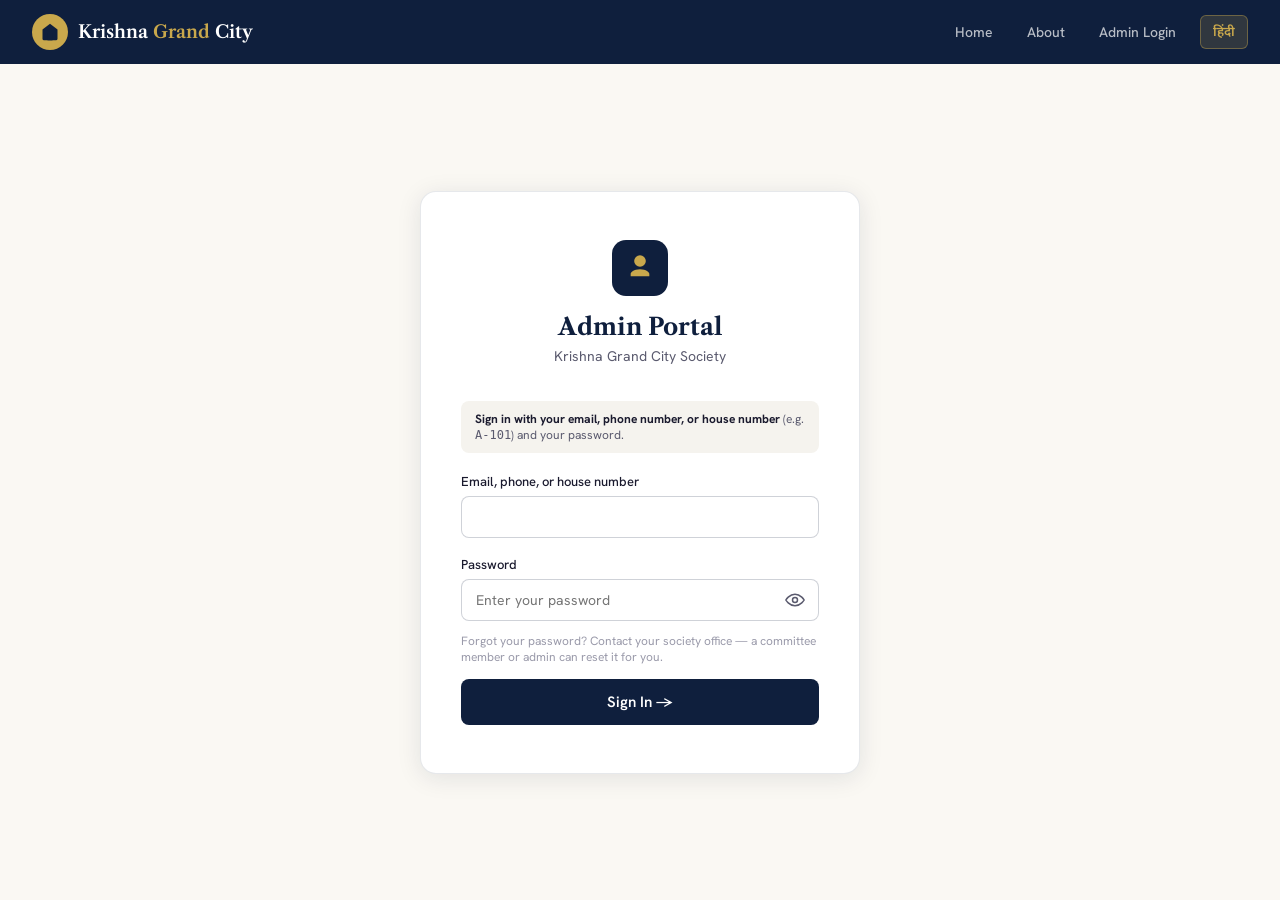
<file: pay-upi.html>
<!DOCTYPE html>
<html lang="en">
<head>
<!-- ═══════════════════════════════════════════════════
     KRISHNA GRAND CITY SOCIETY — Admin Portal
     File: krishna_grand_city_admin.html
     Version: 2.0
     Society: Krishna Grand City, Sheetala Colony, Kohka, Bhilai
     ═══════════════════════════════════════════════════ -->
<meta charset="UTF-8" />
<meta name="viewport" content="width=device-width, initial-scale=1.0" />
<title>KGC Admin — Pay maintenance</title>

<!-- Installable web app (PWA): manifest, icons and phone-browser colours -->
<link rel="manifest" href="manifest.webmanifest" />
<meta name="theme-color" content="#0f1f3d" />
<meta name="mobile-web-app-capable" content="yes" />
<meta name="apple-mobile-web-app-capable" content="yes" />
<meta name="apple-mobile-web-app-title" content="KGC" />
<meta name="apple-mobile-web-app-status-bar-style" content="black" />
<link rel="icon" type="image/png" sizes="32x32" href="favicon-32.png" />
<link rel="apple-touch-icon" href="apple-touch-icon.png" />

<!-- Google Fonts: Libre Caslon Text (headings) + Hanken Grotesk (body) -->
<link href="https://fonts.googleapis.com/css2?family=Libre+Caslon+Text:ital,wght@0,400;0,700;1,400&family=Hanken+Grotesk:wght@400;500;600;700&display=swap" rel="stylesheet" />
<!-- Hindi fonts: Rozha One (display/headings) + Noto Sans Devanagari (body) -->
<link rel="preconnect" href="https://fonts.googleapis.com">
<link rel="preconnect" href="https://fonts.gstatic.com" crossorigin>
<link href="https://fonts.googleapis.com/css2?family=Rozha+One&family=Noto+Sans+Devanagari:wght@400;500;600;700&display=swap" rel="stylesheet" />

<link rel="stylesheet" href="assets/app.css?v=93f90a52" />
</head>
<body data-kind="dash" data-view="pay-upi" data-page="pay-upi">
<!-- Toast notifications host -->
<div id="toast-wrap" aria-live="polite" aria-atomic="false"></div>
<nav>
  <div class="nav-left">
  <button id="burger" class="burger no-translate" onclick="toggleMobileMenu()" aria-label="Open menu">&#9776;</button>
  <div class="nav-logo">
    <div class="nav-logo-mark">
      <!-- Society home icon -->
      <svg viewBox="0 0 24 24" width="20" height="20" fill="none">
        <path d="M3 9l9-7 9 7v11a2 2 0 01-2 2H5a2 2 0 01-2-2z" fill="#0f1f3d"/>
        <polyline points="9,22 9,12 15,12 15,22" fill="#0f1f3d"/>
      </svg>
    </div>
    <span class="nav-brand">Krishna<span> Grand</span> City</span>
  </div>
  </div><!-- /nav-left -->
  <div class="nav-links">
    <button class="nav-btn" onclick="showPage('home')">Home</button>
    <button class="nav-btn" onclick="showPage('about')">About</button>
    <button class="nav-btn" id="nav-login-btn" onclick="showPage('login')">Admin Login</button>
    <button class="nav-btn" id="nav-logout-btn" style="display:none" onclick="logout()">Logout</button>
    <button class="nav-btn" id="nav-install-btn" onclick="kgcInstallApp()">Install app</button>
    <button id="lang-toggle" class="no-translate" onclick="toggleLanguage()">हिंदी</button>
  </div>
</nav>
<div id="page-dashboard">
  <div class="dash-layout">

    <!-- ── SIDEBAR NAVIGATION ── -->
    <aside class="sidebar">
      <div class="sidebar-section">
        <div class="sidebar-label">Main</div>
        <!-- Members section button — admin & committee tiers only -->
        <button class="sb-btn active" id="sb-members" onclick="showDash('members')">
          <svg viewBox="0 0 24 24" fill="none" stroke="currentColor" stroke-width="2"><path d="M17 21v-2a4 4 0 00-4-4H5a4 4 0 00-4 4v2"/><circle cx="9" cy="7" r="4"/><path d="M23 21v-2a4 4 0 00-3-3.87M16 3.13a4 4 0 010 7.75"/></svg>
          Members
        </button>
        <!-- My Profile / Home button — resident tier only -->
        <button class="sb-btn perm-hidden" id="sb-myprofile" onclick="showDash('resident-home')">
          <svg viewBox="0 0 24 24" fill="none" stroke="currentColor" stroke-width="2"><path d="M20 21v-2a4 4 0 00-4-4H8a4 4 0 00-4 4v2"/><circle cx="12" cy="7" r="4"/></svg>
          My Profile
        </button>
        <!-- My Bills — resident tier only -->
        <button class="sb-btn perm-hidden" id="sb-res-bills" onclick="showDash('res-bills')">
          <svg viewBox="0 0 24 24" fill="none" stroke="currentColor" stroke-width="2"><rect x="2" y="5" width="20" height="14" rx="2"/><line x1="2" y1="10" x2="22" y2="10"/></svg>
          My Bills
        </button>
        <!-- My Complaints — resident tier only -->
        <button class="sb-btn perm-hidden" id="sb-res-complaints" onclick="showDash('res-complaints')">
          <svg viewBox="0 0 24 24" fill="none" stroke="currentColor" stroke-width="2"><circle cx="12" cy="12" r="10"/><line x1="12" y1="8" x2="12" y2="12"/><line x1="12" y1="16" x2="12.01" y2="16"/></svg>
          My Complaints
        </button>
        <!-- Analytics section button — admin tier only -->
        <button class="sb-btn" id="sb-finances" onclick="showDash('finances')">
          <svg viewBox="0 0 24 24" fill="none" stroke="currentColor" stroke-width="2"><line x1="12" y1="1" x2="12" y2="23"/><path d="M17 5H9.5a3.5 3.5 0 000 7h5a3.5 3.5 0 010 7H6"/></svg>
          Finances
        </button>
      </div>
      <div class="sidebar-section">
        <div class="sidebar-label">Management</div>
        <!-- Notice Board button -->
        <button class="sb-btn" id="sb-notices" onclick="showDash('notices')">
          <svg viewBox="0 0 24 24" fill="none" stroke="currentColor" stroke-width="2"><rect x="3" y="4" width="18" height="18" rx="2"/><line x1="16" y1="2" x2="16" y2="6"/><line x1="8" y1="2" x2="8" y2="6"/><line x1="3" y1="10" x2="21" y2="10"/></svg>
          Notice Board
        </button>
        <!-- Complaints button -->
        <button class="sb-btn" id="sb-complaints" onclick="showDash('complaints')">
          <svg viewBox="0 0 24 24" fill="none" stroke="currentColor" stroke-width="2"><circle cx="12" cy="12" r="10"/><line x1="12" y1="8" x2="12" y2="12"/><line x1="12" y1="16" x2="12.01" y2="16"/></svg>
          Complaints
        </button>
        <!-- Bills button -->
        <button class="sb-btn" id="sb-bills" onclick="showDash('bills')">
          <svg viewBox="0 0 24 24" fill="none" stroke="currentColor" stroke-width="2"><rect x="2" y="5" width="20" height="14" rx="2"/><line x1="2" y1="10" x2="22" y2="10"/></svg>
          Maintenance Bills
        </button>
        <!-- Facilities button -->
        <button class="sb-btn" id="sb-facilities" onclick="showDash('facilities')">
          <svg viewBox="0 0 24 24" fill="none" stroke="currentColor" stroke-width="2"><rect x="2" y="3" width="20" height="14" rx="2"/><line x1="8" y1="21" x2="16" y2="21"/><line x1="12" y1="17" x2="12" y2="21"/></svg>
          Facilities
        </button>
        <!-- Access Control — administrator account only -->
        <button class="sb-btn perm-hidden" id="sb-access" onclick="showDash('access')">
          <svg viewBox="0 0 24 24" fill="none" stroke="currentColor" stroke-width="2"><path d="M12 22s8-4 8-10V5l-8-3-8 3v7c0 6 8 10 8 10z"/><polyline points="9 12 11 14 15 10"/></svg>
          Access Control
        </button>
      </div>
      <!-- Logged-in user info panel at sidebar bottom -->
      <div class="sb-user">
        <div style="display:flex;align-items:center;gap:10px;">
          <div class="sb-avatar" id="sb-avatar-initials">RS</div>
          <div>
            <div style="font-size:13px;font-weight:500;color:#fff;" id="sb-user-name">Rajiv Sharma</div>
            <div style="font-size:11px;color:rgba(255,255,255,0.45);" id="sb-user-role">President</div>
          </div>
        </div>
        <button type="button" onclick="openChangePasswordModal()"
                style="margin-top:10px;width:100%;background:none;border:1px solid rgba(255,255,255,0.15);color:rgba(255,255,255,0.65);font-size:11px;padding:6px 8px;border-radius:6px;cursor:pointer;">
          🔒 Change Password
        </button>
      </div>
    </aside>

    <!-- ── CHANGE PASSWORD MODAL ── -->
    <div id="change-password-modal" class="hidden" style="position:fixed;inset:0;background:rgba(0,0,0,0.55);z-index:999;display:flex;align-items:center;justify-content:center;">
      <div style="background:var(--bg-card, #fff);border-radius:12px;padding:28px;width:340px;max-width:90vw;">
        <h3 style="margin:0 0 14px;">Change Password</h3>
        <div id="cp-error" class="error-msg hidden" style="margin-bottom:10px;"></div>
        <div id="cp-success" class="hidden" style="margin-bottom:10px;color:#1a7a3c;font-size:13px;"></div>
        <div class="form-group">
          <label class="form-label">Current password</label>
          <input class="form-input" type="password" id="cp-current" />
        </div>
        <div class="form-group">
          <label class="form-label">New password (min. 8 characters)</label>
          <input class="form-input" type="password" id="cp-new" />
        </div>
        <div style="display:flex;gap:8px;margin-top:16px;">
          <button class="btn-full" id="cp-submit-btn" onclick="submitChangePassword()">Update Password</button>
          <button type="button" onclick="closeChangePasswordModal()"
                  style="background:none;border:1px solid #ccc;border-radius:8px;padding:0 16px;cursor:pointer;">Cancel</button>
        </div>
      </div>
    </div>

    <!-- ── MAIN CONTENT AREA ── -->
    <main class="dash-main">

      <!-- ══════════════════════════════
           RESIDENT MAINTENANCE PAYMENT PAGE
           Shown when a resident clicks "Pay" on their own bill.
           ══════════════════════════════ -->
      <div id="dash-pay-upi">
        <div class="page-header">
          <div>
            <h2 class="page-title">Pay Maintenance</h2>
            <p class="page-sub" id="pay-upi-bill-summary"></p>
          </div>
          <button class="btn-cancel" onclick="isResident() ? showDash('res-bills') : showDash('bills')">← Back</button>
        </div>

        <div style="max-width:420px;margin:0 auto;text-align:center;background:var(--surface2);border-radius:12px;padding:32px;">
          <div style="background:#fff;border:2px dashed var(--border);border-radius:10px;width:220px;height:220px;margin:0 auto 20px;display:flex;align-items:center;justify-content:center;color:var(--text2);font-size:13px;">
            [ UPI QR Code — Page under development ]
          </div>
          <div style="font-size:13px;color:var(--text2);margin-bottom:6px;">UPI ID</div>
          <div style="font-size:16px;font-weight:600;color:var(--navy);margin-bottom:20px;">[ UPI ID — Page under development ]</div>
          <p style="font-size:12px;color:var(--text2);">
            Online UPI payment isn't live yet. Please contact the society office to pay this bill for now —
            this page will let you scan and pay directly once it's ready.
          </p>
        </div>
      </div>

      <!-- ── VIEW BILL PAYMENTS MODAL (committee/admin side download access) ── -->
      <div class="modal-overlay hidden" id="bill-payments-modal">
        <div class="modal-box">
          <div class="modal-header">
            <h2 class="modal-title">Payment History</h2>
            <button class="modal-close" onclick="closeBillPaymentsModal()">✕</button>
          </div>
          <div id="bill-payments-content" style="max-height:360px;overflow-y:auto;"></div>
          <div class="modal-actions">
            <button class="btn-add btn-gold" onclick="closeBillPaymentsModal()">Close</button>
          </div>
        </div>
      </div>

      <!-- ── GENERATE BILLS MODAL ── -->
      <div class="modal-overlay hidden" id="generate-bills-modal">
        <div class="modal-box">
          <div class="modal-header">
            <h2 class="modal-title">Generate Monthly Bills</h2>
            <button class="modal-close" onclick="closeGenerateBillsModal()">✕</button>
          </div>
          <p style="font-size:13px;color:var(--text2);margin-bottom:14px;">
            Creates one bill for every active member, using their unit type's current rate.
            Members who already have a bill for this month are automatically skipped — safe to run more than once.
          </p>
          <div class="form-row">
            <div class="form-group">
              <label class="form-label">Billing Month *</label>
              <input class="form-input" id="gb-month" type="month" />
            </div>
            <div class="form-group">
              <label class="form-label">Financial Year *</label>
              <select class="form-select" id="gb-fy">
                <!-- Populated by populateFYDropdown() — spans 100 years -->
              </select>
            </div>
          </div>
          <div id="gb-error" class="error-msg hidden"></div>
          <div id="gb-result" class="hidden" style="font-size:14px;background:var(--surface2);padding:12px;border-radius:8px;margin-top:8px;"></div>
          <div class="modal-actions">
            <button class="btn-cancel" onclick="closeGenerateBillsModal()">Close</button>
            <button class="btn-add btn-gold" id="gb-submit-btn" onclick="submitGenerateBills()">Generate</button>
          </div>
        </div>
      </div>

      <!-- ── RECORD PAYMENT MODAL ── -->
      <div class="modal-overlay hidden" id="payment-modal">
        <div class="modal-box">
          <div class="modal-header">
            <h2 class="modal-title">Record Payment</h2>
            <button class="modal-close" onclick="closePaymentModal()">✕</button>
          </div>
          <p id="pay-bill-summary" style="font-size:13px;color:var(--text2);margin-bottom:14px;"></p>
          <div class="form-row">
            <div class="form-group">
              <label class="form-label">Amount Paid (₹) *</label>
              <input class="form-input" id="pay-amount" type="number" min="0" step="0.01" />
            </div>
            <div class="form-group">
              <label class="form-label">Payment Date</label>
              <input class="form-input" id="pay-date" type="date" />
            </div>
          </div>
          <div class="form-group">
            <label class="form-label">Payment Mode *</label>
            <select class="form-select" id="pay-mode" onchange="onPaymentModeChange()">
              <option value="cash">Cash</option>
              <option value="cheque">Cheque</option>
              <option value="online_upi">UPI</option>
              <option value="online_neft">Bank Transfer — NEFT</option>
              <option value="online_imps">Bank Transfer — IMPS</option>
              <option value="online_rtgs">Bank Transfer — RTGS</option>
              <option value="demand_draft">Demand Draft</option>
            </select>
          </div>

          <!-- Manual bill/receipt tracking — always available, independent of payment mode.
               Useful when your society still keeps a physical bill book alongside the digital records. -->
          <div class="form-row">
            <div class="form-group">
              <label class="form-label">Bill No. (manual receipt number)</label>
              <input class="form-input" id="pay-receipt-manual" placeholder="e.g. 00456" />
            </div>
            <div class="form-group">
              <label class="form-label">Bill Book No.</label>
              <input class="form-input" id="pay-bill-book" placeholder="e.g. BB-12" />
            </div>
          </div>

          <!-- Cheque-specific fields -->
          <div id="pay-fields-cheque" class="hidden">
            <div class="form-row">
              <div class="form-group"><label class="form-label">Cheque Number *</label><input class="form-input" id="pay-cheque-number" /></div>
              <div class="form-group"><label class="form-label">Cheque Date *</label><input class="form-input" id="pay-cheque-date" type="date" /></div>
            </div>
            <div class="form-group"><label class="form-label">Bank Name</label><input class="form-input" id="pay-bank-name" /></div>
          </div>

          <!-- UPI-specific field -->
          <div id="pay-fields-upi" class="hidden">
            <div class="form-row">
              <div class="form-group"><label class="form-label">UPI Transaction ID *</label><input class="form-input" id="pay-upi-txn" /></div>
              <div class="form-group"><label class="form-label">UPI App</label><input class="form-input" id="pay-upi-app" placeholder="e.g. GPay, PhonePe" /></div>
            </div>
          </div>

          <!-- Bank transfer (NEFT/IMPS/RTGS) fields -->
          <div id="pay-fields-transfer" class="hidden">
            <div class="form-row">
              <div class="form-group"><label class="form-label">Bank Reference No. (UTR) *</label><input class="form-input" id="pay-bank-ref" /></div>
              <div class="form-group"><label class="form-label">Bank Name</label><input class="form-input" id="pay-transfer-bank" /></div>
            </div>
          </div>

          <!-- Demand draft fields -->
          <div id="pay-fields-dd" class="hidden">
            <div class="form-row">
              <div class="form-group"><label class="form-label">DD Number</label><input class="form-input" id="pay-dd-number" /></div>
              <div class="form-group"><label class="form-label">DD Date</label><input class="form-input" id="pay-dd-date" type="date" /></div>
            </div>
            <div class="form-group"><label class="form-label">DD Bank Name</label><input class="form-input" id="pay-dd-bank" /></div>
          </div>

          <div class="form-group">
            <label class="form-label">Remarks</label>
            <input class="form-input" id="pay-remarks" placeholder="Optional note" />
          </div>
          <div id="pay-error" class="error-msg hidden"></div>
          <div class="modal-actions">
            <button class="btn-cancel" onclick="closePaymentModal()">Cancel</button>
            <button class="btn-add btn-gold" id="pay-submit-btn" onclick="submitPayment()">Record Payment</button>
          </div>
        </div>
      </div>

    </main>
  </div>
</div>


<!-- ════════════════════════════════════════════════════════════
     ADD MEMBER MODAL
     Includes owner photo upload, owner-name field for tenants
     ════════════════════════════════════════════════════════════ -->
<div class="modal-overlay hidden" id="add-modal">
  <div class="modal-box modal-box-lg">
    <div class="modal-header">
      <h2 class="modal-title" id="add-modal-title">Add New Member</h2>
      <button class="modal-close" onclick="closeAddModal()">✕</button>
    </div>

    <!-- Owner photo upload -->
    <div class="form-group">
      <label class="form-label">Owner / Resident Photo</label>
      <div class="img-upload-area" onclick="document.getElementById('f-photo-input').click()">
        <img id="f-photo-preview" class="img-upload-preview" alt="Photo preview" />
        <input type="file" id="f-photo-input" accept="image/*" onchange="previewPhoto(this)" style="display:none" />
        <div id="f-upload-icon" style="font-size:28px;margin-bottom:8px;">📷</div>
        <div class="img-upload-label">Click to upload photo</div>
        <div class="img-upload-hint">JPG, PNG, WEBP · Max 2 MB</div>
      </div>
      <p style="font-size:11px;color:var(--text2);margin-top:4px;">Photo preview only for now — saving photos requires file storage setup, coming in a future step.</p>
    </div>

    <div class="form-row">
      <div class="form-group">
        <label class="form-label">Full Name *</label>
        <input class="form-input" id="f-name" placeholder="e.g. Rahul Gupta" />
      </div>
      <div class="form-group">
        <label class="form-label">House Number *</label>
        <input class="form-input" id="f-house" placeholder="e.g. Kingston - 05, Shop - 12" />
      </div>
    </div>
    <div class="form-row">
      <div class="form-group">
        <label class="form-label">Unit Type *</label>
        <select class="form-select" id="f-type">
          <option value="">Select type</option>
          <option value="2bhk">2 BHK</option>
          <option value="3bhk">3 BHK</option>
          <option value="rowhouse">Row House</option>
          <option value="shop">Shop</option>
        </select>
      </div>
      <div class="form-group">
        <label class="form-label">Phone Number *</label>
        <input class="form-input" id="f-phone" placeholder="e.g. 98765 43210" />
      </div>
    </div>
    <div class="form-group">
      <label class="form-label">Email</label>
      <input class="form-input" id="f-email" placeholder="email@example.com" />
    </div>
    <div class="form-group">
      <label class="form-label">Vehicle Registration No.</label>
      <input class="form-input" id="f-vehicle" placeholder="e.g. CG-07 AB 1234 (leave blank if none)" />
    </div>
    <div class="form-row">
      <div class="form-group">
        <label class="form-label">Emergency Contact Name</label>
        <input class="form-input" id="f-emergency-name" placeholder="e.g. Ravi Krishnan" />
      </div>
      <div class="form-group">
        <label class="form-label">Emergency Contact Phone</label>
        <input class="form-input" id="f-emergency-phone" placeholder="10-digit number" />
      </div>
    </div>
    <div id="modal-error" class="error-msg hidden">Please fill in all required fields (Name, House No., Unit Type, Phone).</div>
    <div class="modal-actions">
      <button class="btn-cancel" onclick="closeAddModal()">Cancel</button>
      <button class="btn-add btn-gold" id="add-member-submit-btn" onclick="addMember()">Add Member</button>
    </div>
  </div>
</div>


<!-- ════════════════════════════════════════════════════════════
     EDIT EXPENSE MODAL — admin/president/secretary/treasurer only
     ════════════════════════════════════════════════════════════ -->
<div class="modal-overlay hidden" id="edit-expense-modal">
  <div class="modal-box" style="max-width:560px;">
    <div class="modal-header">
      <h2 class="modal-title">Edit Expense</h2>
      <button class="modal-close" onclick="closeEditExpenseModal()">✕</button>
    </div>
    <div style="font-size:12px;color:var(--text2);margin-bottom:14px;" id="ee-voucher-label"></div>

    <div class="form-row">
      <div class="form-group">
        <label class="form-label">Date *</label>
        <input class="form-input" type="date" id="ee-date" />
      </div>
      <div class="form-group">
        <label class="form-label">Category *</label>
        <select class="form-select" id="ee-category"></select>
      </div>
    </div>

    <div class="form-group">
      <label class="form-label">Description *</label>
      <input class="form-input" id="ee-description" />
    </div>

    <div class="form-row">
      <div class="form-group">
        <label class="form-label">Payee Name *</label>
        <input class="form-input" id="ee-payee" />
      </div>
      <div class="form-group">
        <label class="form-label">GST Number</label>
        <input class="form-input" id="ee-gst-number" placeholder="Optional" />
      </div>
    </div>

    <div class="form-row">
      <div class="form-group">
        <label class="form-label">Amount (₹) *</label>
        <input class="form-input" type="number" id="ee-amount" min="0" />
      </div>
      <div class="form-group">
        <label class="form-label">GST Amount (₹)</label>
        <input class="form-input" type="number" id="ee-gst-amount" min="0" placeholder="0" />
      </div>
    </div>

    <div class="form-row">
      <div class="form-group">
        <label class="form-label">Bill Number</label>
        <input class="form-input" id="ee-bill-number" placeholder="Optional" />
      </div>
      <div class="form-group">
        <label class="form-label">Payment Method *</label>
        <select class="form-select" id="ee-payment-mode">
          <option value="cash">Cash</option>
          <option value="cheque">Cheque</option>
          <option value="online_upi">UPI</option>
          <option value="online_neft">NEFT</option>
          <option value="online_rtgs">RTGS</option>
          <option value="demand_draft">Demand Draft</option>
        </select>
      </div>
    </div>

    <div id="ee-error" class="error-msg hidden"></div>
    <div class="modal-actions">
      <button class="btn-cancel" onclick="closeEditExpenseModal()">Cancel</button>
      <button class="btn-add btn-gold" id="ee-submit-btn" onclick="submitEditExpense()">Save Changes</button>
    </div>
  </div>
</div>

<!-- NEW EXPENSE DIALOG (opened from Finances ▸ New Record ▸ New Expense) -->
<div class="modal-overlay hidden" id="expense-modal">
  <div class="modal-box" style="max-width:600px;">
    <div class="modal-header">
      <h2 class="modal-title">Record New Expense</h2>
      <button class="modal-close" onclick="closeExpenseModal()">&times;</button>
    </div>

    <div class="form-row">
      <!-- Date picker -->
      <div class="form-group">
        <label class="form-label">Date *</label>
        <input class="form-input" type="date" id="fin-date" />
      </div>
      <!-- Category dropdown with "Add category" option -->
      <div class="form-group">
        <label class="form-label">Category *</label>
        <div style="display:flex;gap:8px;">
          <select class="form-select" id="fin-category" style="flex:1;">
            <option value="">Select category</option>
            <option value="Lift Maintenance">Lift Maintenance</option>
            <option value="Labour Salary">Labour Salary</option>
            <option value="Security Salary">Security Salary</option>
            <option value="Housekeeping Salary">Housekeeping Salary</option>
            <option value="Electricity">Electricity</option>
            <option value="Water">Water</option>
            <option value="Generator Maintenance">Generator Maintenance</option>
            <option value="Plumbing Repairs">Plumbing Repairs</option>
            <option value="Electrical Repairs">Electrical Repairs</option>
            <option value="Pest Control">Pest Control</option>
            <option value="Garden / Landscaping">Garden / Landscaping</option>
            <option value="CCTV / Security System">CCTV / Security System</option>
            <option value="Painting">Painting</option>
            <option value="Stationery">Stationery</option>
            <option value="Bank Charges">Bank Charges</option>
            <option value="Audit Fees">Audit Fees</option>
            <option value="Festival / Events">Festival / Events</option>
            <option value="Others">Others</option>
          </select>
          <button class="btn-add" onclick="addFinanceCategory()" title="Add new category" style="padding:0 12px;flex-shrink:0;">+</button>
        </div>
      </div>
    </div>

    <div class="form-group">
      <label class="form-label">Description *</label>
      <input class="form-input" id="fin-description" placeholder="Brief description of the expense" />
    </div>

    <div class="form-row">
      <div class="form-group">
        <label class="form-label">Payee Name *</label>
        <input class="form-input" id="fin-payee" placeholder="Vendor / contractor name" />
      </div>
      <div class="form-group">
        <label class="form-label">GST Number <span style="font-weight:400;color:var(--text2);">(optional)</span></label>
        <input class="form-input" id="fin-gst-number" placeholder="e.g. 22AAAAA0000A1Z5" />
      </div>
    </div>

    <div class="form-row">
      <div class="form-group">
        <label class="form-label">Amount (₹) *</label>
        <input class="form-input" type="number" id="fin-amount" placeholder="e.g. 12500" min="0" />
      </div>
      <div class="form-group">
        <label class="form-label">GST Amount (₹) <span style="font-weight:400;color:var(--text2);">(optional)</span></label>
        <input class="form-input" type="number" id="fin-gst-amount" placeholder="e.g. 1125" min="0" />
      </div>
    </div>

    <div class="form-row">
      <div class="form-group">
        <label class="form-label">Bill Number <span style="font-weight:400;color:var(--text2);">(optional)</span></label>
        <input class="form-input" id="fin-bill-number" placeholder="Vendor invoice / bill no." />
      </div>
      <div class="form-group">
        <label class="form-label">Payment Method *</label>
        <select class="form-select" id="fin-payment-mode">
          <option value="">Select method</option>
          <option value="cash">Cash</option>
          <option value="cheque">Cheque</option>
          <option value="online_upi">UPI</option>
          <option value="online_neft">NEFT</option>
          <option value="online_rtgs">RTGS</option>
          <option value="demand_draft">Demand Draft</option>
        </select>
      </div>
    </div>

    <!-- Auto-generated voucher number preview -->
    <div style="background:var(--surface2);border-radius:8px;padding:12px 16px;font-size:13px;color:var(--text2);margin-bottom:16px;">
      🧾 Voucher / Receipt No: <strong id="fin-voucher-preview" style="color:var(--navy);">Will be auto-generated on save (e.g. VCH-2026-0001)</strong>
    </div>

    <div id="fin-form-error" class="error-msg hidden"></div>
    

    <div class="modal-actions">
      <button class="btn-cancel" onclick="resetFinanceForm()">Clear</button>
      <button class="btn-add btn-gold" id="fin-submit-btn" onclick="submitExpense()">Save Expense</button>
    </div>
  </div>
</div>

<!-- NEW / EDIT RECEIVABLE DIALOG (Finances ▸ New Record ▸ New Receivable) -->
<div class="modal-overlay hidden" id="receivable-modal">
  <div class="modal-box" style="max-width:600px;">
    <div class="modal-header">
      <h2 class="modal-title" id="rv-title">Record New Receivable</h2>
      <button class="modal-close" onclick="closeReceivableModal()">&times;</button>
    </div>
    <p style="font-size:12.5px;color:var(--text2);margin:-4px 0 14px;">For money the society receives other than maintenance (maintenance is recorded under Maintenance &rarr; Add Payment).</p>

    <div class="form-row">
      <div class="form-group">
        <label class="form-label">Date *</label>
        <input class="form-input" type="date" id="rv-date" />
      </div>
      <div class="form-group">
        <label class="form-label">Category *</label>
        <select class="form-select" id="rv-category"><option value="">Select category</option><option value="Hall / Club House Booking">Hall / Club House Booking</option><option value="Facility Charges">Facility Charges</option><option value="Penalty / Late Fee">Penalty / Late Fee</option><option value="Donation">Donation</option><option value="Bank Interest">Bank Interest</option><option value="Advertisement / Hoarding">Advertisement / Hoarding</option><option value="Rent / Lease">Rent / Lease</option><option value="Event / Sponsorship">Event / Sponsorship</option><option value="Refund Received">Refund Received</option><option value="Others">Others</option></select>
      </div>
    </div>

    <div class="form-group">
      <label class="form-label">Description *</label>
      <input class="form-input" id="rv-description" placeholder="What the money was received for" />
    </div>

    <div class="form-row">
      <div class="form-group">
        <label class="form-label">House / Unit No.</label>
        <input class="form-input" id="rv-house" list="pe-house-list" autocomplete="off" oninput="fillReceivableFromHouse()" placeholder="Optional" />
      </div>
      <div class="form-group">
        <label class="form-label">Received From *</label>
        <input class="form-input" id="rv-payer" placeholder="Name of person / organisation" />
      </div>
    </div>

    <div class="form-row">
      <div class="form-group">
        <label class="form-label">Amount (₹) *</label>
        <input class="form-input" type="number" id="rv-amount" min="0" placeholder="e.g. 2500" />
      </div>
      <div class="form-group">
        <label class="form-label">Payment Method *</label>
        <select class="form-select" id="rv-mode">
          <option value="">Select method</option>
          <option value="cash">Cash</option>
          <option value="cheque">Cheque</option>
          <option value="online_upi">UPI</option>
          <option value="online_neft">NEFT</option>
          <option value="online_rtgs">RTGS</option>
          <option value="demand_draft">Demand Draft</option>
        </select>
      </div>
    </div>

    <div class="form-group">
      <label class="form-label">Reference No.</label>
      <input class="form-input" id="rv-reference" placeholder="Cheque / UPI / transaction no. (optional)" />
    </div>

    <div style="background:var(--surface2);border-radius:8px;padding:12px 16px;font-size:13px;color:var(--text2);margin-bottom:16px;">
      🧾 Receipt No: <strong id="rv-receipt-preview" style="color:var(--navy);">Will be auto-generated on save (e.g. RCV-2026-0001)</strong>
    </div>

    <div id="rv-error" class="error-msg hidden"></div>
    <div class="modal-actions">
      <button class="btn-cancel" onclick="closeReceivableModal()">Cancel</button>
      <button class="btn-add btn-gold" id="rv-submit-btn" onclick="submitReceivable()">Save Receivable</button>
    </div>
  </div>
</div>

<!-- ACCESS CONTROL: create login / reset password -->
<div class="modal-overlay hidden" id="access-pw-modal" onclick="if(event.target===this) closeAccessPw()">
  <div class="modal-box" style="max-width:440px;" role="dialog" aria-modal="true" aria-labelledby="ap-title">
    <div class="modal-header">
      <div>
        <h2 class="modal-title" id="ap-title"></h2>
        <div id="ap-sub" style="font-size:13px;color:var(--text2);margin-top:2px;"></div>
      </div>
      <button class="modal-close" onclick="closeAccessPw()" aria-label="Close">&times;</button>
    </div>
    <div class="form-group" id="ap-mobile-row"><label class="form-label" for="ap-mobile">Mobile number (login ID)</label><input class="form-input" type="tel" id="ap-mobile" autocomplete="off"></div>
    <div class="form-group"><label class="form-label" for="ap-pass">Password (at least 8 characters)</label>
      <div style="display:flex;gap:8px;"><input class="form-input" type="text" id="ap-pass" autocomplete="off"><button class="btn-sm btn-sm-outline" type="button" onclick="genAccessPw()">Generate</button></div></div>
    <p style="font-size:12px;color:var(--text2);margin:0;">Share the password with the resident directly. It is not shown again.</p>
    <div id="ap-error" class="error-msg hidden"></div>
    <div class="modal-actions">
      <button class="btn-sm btn-sm-outline" onclick="closeAccessPw()">Cancel</button>
      <button class="btn-add btn-gold" id="ap-submit" onclick="submitAccessPw()">Save</button>
    </div>
  </div>
</div>

<!-- TRANSFER OWNERSHIP (house sold to a new owner) -->
<div class="modal-overlay hidden" id="transfer-modal" onclick="if(event.target===this) closeTransferModal()">
  <div class="modal-box" style="max-width:460px;" role="dialog" aria-modal="true" aria-labelledby="tf-title">
    <div class="modal-header">
      <div>
        <h2 class="modal-title" id="tf-title">Transfer ownership</h2>
        <div id="tf-sub" style="font-size:13px;color:var(--text2);margin-top:2px;"></div>
      </div>
      <button class="modal-close" onclick="closeTransferModal()" aria-label="Close">&times;</button>
    </div>
    <p style="font-size:13px;color:var(--text2);margin:0 0 14px;">The current owner is marked inactive and keeps all their payments. The new owner is added to the same house, and new payments are recorded under them.</p>
    <div class="form-group"><label class="form-label" for="tf-name">New owner's name *</label><input class="form-input" type="text" id="tf-name" autocomplete="off"></div>
    <div class="form-group"><label class="form-label" for="tf-phone">Phone *</label><input class="form-input" type="tel" id="tf-phone" autocomplete="off"></div>
    <div class="form-group"><label class="form-label" for="tf-email">Email</label><input class="form-input" type="email" id="tf-email" autocomplete="off"></div>
    <div class="form-group"><label class="form-label" for="tf-note">Note</label><input class="form-input" type="text" id="tf-note" maxlength="300" placeholder="e.g. Sold in October 2026"></div>
    <div id="tf-error" class="error-msg hidden"></div>
    <div class="modal-actions">
      <button class="btn-sm btn-sm-outline" onclick="closeTransferModal()">Cancel</button>
      <button class="btn-add btn-gold" id="tf-submit" onclick="submitTransfer()">Transfer ownership</button>
    </div>
  </div>
</div>

<!-- ROW DETAIL POPUP (click a payment / expense / receivable row) -->
<div class="modal-overlay hidden" id="row-detail-modal" onclick="if(event.target===this) closeRowDetail()">
  <div class="modal-box" style="max-width:440px;" role="dialog" aria-modal="true" aria-labelledby="rd-title">
    <div class="modal-header">
      <div>
        <h2 class="modal-title" id="rd-title"></h2>
        <div id="rd-sub" style="font-size:13px;color:var(--text2);margin-top:2px;"></div>
      </div>
      <button class="modal-close" onclick="closeRowDetail()" aria-label="Close">&times;</button>
    </div>
    <dl class="rd-list" id="rd-list"></dl>
    <div class="modal-actions" id="rd-actions"></div>
  </div>
</div>

<!-- EXPORT CSV DIALOG (payment ledger) -->
<div class="modal-overlay hidden" id="export-modal">
  <div class="modal-box" style="max-width:520px;">
    <div class="modal-header">
      <h2 class="modal-title">Export CSV</h2>
      <button class="modal-close" onclick="closeExportModal()">&times;</button>
    </div>

    <div class="form-group">
      <label class="form-label">What to export</label>
      <select class="form-select" id="ex-kind" onchange="updateExportDialog()">
        <option value="payments">Payments received (list of entries)</option>
        <option value="status">Paid &amp; unpaid list (by house)</option>
      </select>
    </div>

    <div class="form-row">
      <div class="form-group">
        <label class="form-label">Period</label>
        <select class="form-select" id="ex-period" onchange="updateExportDialog()">
          <option value="fy">Complete financial year</option>
          <option value="q1">Quarter 1 (Apr–Jun)</option>
          <option value="q2">Quarter 2 (Jul–Sep)</option>
          <option value="q3">Quarter 3 (Oct–Dec)</option>
          <option value="q4">Quarter 4 (Jan–Mar)</option>
          <option value="custom">Custom date range</option>
        </select>
      </div>
      <div class="form-group" id="ex-fy-wrap">
        <label class="form-label">Financial year</label>
        <select class="form-select" id="ex-fy" onchange="updateExportDialog()"></select>
      </div>
    </div>

    <div class="form-row hidden" id="ex-custom-wrap">
      <div class="form-group">
        <label class="form-label">From</label>
        <input class="form-input" type="date" id="ex-from" onchange="updateExportDialog()" />
      </div>
      <div class="form-group">
        <label class="form-label">To</label>
        <input class="form-input" type="date" id="ex-to" onchange="updateExportDialog()" />
      </div>
    </div>

    <div class="form-group hidden" id="ex-status-wrap">
      <label class="form-label">Show</label>
      <select class="form-select" id="ex-status">
        <option value="all">All houses (with Paid / Unpaid status)</option>
        <option value="paid">Paid only</option>
        <option value="unpaid">Unpaid &amp; part-paid only</option>
      </select>
    </div>

    <div id="ex-preview" style="font-size:13px;font-weight:600;color:var(--navy);margin:2px 0 6px;"></div>
    <div id="ex-hint" style="font-size:12px;color:var(--text2);line-height:1.6;margin-bottom:6px;"></div>

    <div id="ex-error" class="error-msg hidden"></div>
    <div class="modal-actions">
      <button class="btn-cancel" onclick="closeExportModal()">Cancel</button>
      <button class="btn-add btn-gold" id="ex-submit-btn" onclick="runLedgerExport()">Download CSV</button>
    </div>
  </div>
</div>

<!-- ADD / EDIT PAYMENT MODAL (payment ledger) -->
<div class="modal-overlay hidden" id="payment-entry-modal">
  <div class="modal-box" style="max-width:560px;">
    <div class="modal-header">
      <h2 class="modal-title" id="pe-modal-title">Add Payment</h2>
      <button class="modal-close" onclick="closePaymentModal()">&times;</button>
    </div>

    <div class="form-row">
      <div class="form-group">
        <label class="form-label">Date *</label>
        <input class="form-input" type="date" id="pe-date" onchange="updatePaymentDuration()" />
      </div>
      <div class="form-group">
        <label class="form-label">Amount (Rs.) *</label>
        <input class="form-input" type="number" id="pe-amount" min="0" oninput="updatePaymentDuration()" />
      </div>
    </div>

    <div class="form-row">
      <div class="form-group">
        <label class="form-label">House No. *</label>
        <input class="form-input" id="pe-house" list="pe-house-list" placeholder="e.g. K-05, Shop - 12, R-56" oninput="fillOwnerFromHouse()" autocomplete="off" />
        <datalist id="pe-house-list"></datalist>
        <div id="pe-owner-hint" style="font-size:12px;margin-top:4px;color:var(--text2);"></div>
      </div>
      <div class="form-group">
        <label class="form-label">Owner (auto)</label>
        <input class="form-input" id="pe-name" placeholder="Fetched from house no." readonly style="background:var(--surface2);cursor:not-allowed;" />
      </div>
    </div>

    <div class="form-row">
      <div class="form-group">
        <label class="form-label">Duration</label>
        <select class="form-select" id="pe-duration" onchange="updatePaymentDuration()">
          <option value="1">1 quarter</option>
          <option value="2">2 quarters</option>
          <option value="3">3 quarters</option>
          <option value="4">Complete financial year</option>
        </select>
      </div>
      <div class="form-group" id="pe-start-wrap">
        <label class="form-label">Starting quarter</label>
        <select class="form-select" id="pe-start-q" onchange="peStartTouched=true;updatePaymentDuration()"></select>
      </div>
    </div>
    <div id="pe-duration-hint" style="font-size:12px;line-height:1.6;margin:-4px 0 14px;"></div>

    <div class="form-group">
      <label class="form-label">Description</label>
      <input class="form-input" id="pe-description" placeholder="Maintenance" value="Maintenance" />
    </div>

    <div class="form-group">
      <label class="form-label">Remark</label>
      <select class="form-select" id="pe-remark" onchange="onRemarkChange()">
        <option value="">No remark</option>
        <option value="Payment of previous dues">Payment of previous dues</option>
        <option value="__other">Other (type a remark)</option>
      </select>
      <input class="form-input hidden" id="pe-remark-text" maxlength="200" placeholder="Type the remark" style="margin-top:8px;" />
    </div>

    <div class="form-row">
      <div class="form-group">
        <label class="form-label">Payment Mode</label>
        <select class="form-select" id="pe-mode">
          <option value="cash">Cash</option>
          <option value="online">Online</option>
          <option value="cheque">Cheque</option>
          <option value="online_upi">UPI</option>
          <option value="online_neft">NEFT</option>
          <option value="online_rtgs">RTGS</option>
        </select>
      </div>
      <div class="form-group">
        <label class="form-label">Bill Book No.</label>
        <input class="form-input" id="pe-billbook" placeholder="e.g. 57" />
      </div>
    </div>

    <div class="form-group">
      <label class="form-label">Receipt No.</label>
      <input class="form-input" id="pe-receipt" placeholder="e.g. 6696" />
    </div>

    <div id="pe-error" class="error-msg hidden"></div>
    <div class="modal-actions">
      <button class="btn-cancel" onclick="closePaymentModal()">Cancel</button>
      <button class="btn-add btn-gold" id="pe-submit-btn" onclick="submitPaymentEntry()">Save</button>
    </div>
  </div>
</div>

<!-- ════════════════════════════════════════════════════════════
     EDIT BILL MODAL — admin/president/secretary/treasurer only
     ════════════════════════════════════════════════════════════ -->
<div class="modal-overlay hidden" id="edit-bill-modal">
  <div class="modal-box">
    <div class="modal-header">
      <h2 class="modal-title">Edit Bill</h2>
      <button class="modal-close" onclick="closeEditBillModal()">✕</button>
    </div>
    <div style="font-size:13px;color:var(--text2);margin-bottom:16px;" id="edit-bill-info"></div>
    <div class="form-row">
      <div class="form-group">
        <label class="form-label">Total Amount Due (₹) *</label>
        <input class="form-input" type="number" id="eb-amount-due" min="0" />
      </div>
      <div class="form-group">
        <label class="form-label">Amount Paid (₹)</label>
        <input class="form-input" type="number" id="eb-amount-paid" min="0" />
      </div>
    </div>
    <div class="form-group">
      <label class="form-label">Status</label>
      <select class="form-select" id="eb-status">
        <option value="unpaid">Unpaid</option>
        <option value="partial">Partial</option>
        <option value="paid">Paid</option>
        <option value="waived">Waived</option>
      </select>
    </div>
    <div id="eb-error" class="error-msg hidden"></div>
    <div class="modal-actions">
      <button class="btn-cancel" onclick="closeEditBillModal()">Cancel</button>
      <button class="btn-add btn-gold" id="eb-submit-btn" onclick="submitEditBill()">Save Changes</button>
    </div>
  </div>
</div>

<!-- ════════════════════════════════════════════════════════════
     RESIDENT EDIT PROFILE MODAL
     Lets a resident update their own contact details.
     House number and unit type are read-only (admin-controlled).
     ════════════════════════════════════════════════════════════ -->
<div class="modal-overlay hidden" id="res-edit-modal">
  <div class="modal-box">
    <div class="modal-header">
      <h2 class="modal-title">Edit My Details</h2>
      <button class="modal-close" onclick="closeResEditModal()">✕</button>
    </div>

    <!-- Read-only fields (shown for reference, not editable) -->
    <div style="background:var(--surface2);border-radius:8px;padding:12px 16px;margin-bottom:18px;font-size:13px;color:var(--text2);">
      <div style="display:flex;justify-content:space-between;margin-bottom:4px;">
        <span>House Number</span>
        <strong id="re-house-display" style="color:var(--navy);">—</strong>
      </div>
      <div style="display:flex;justify-content:space-between;">
        <span>Unit Type</span>
        <strong id="re-type-display" style="color:var(--navy);">—</strong>
      </div>
      <div style="margin-top:8px;font-size:11px;color:var(--text3);">
        House number and unit type can only be changed by the admin.
      </div>
    </div>

    <div class="form-row">
      <div class="form-group">
        <label class="form-label">Primary Phone *</label>
        <input class="form-input" id="re-phone-primary" placeholder="10-digit mobile number" />
      </div>
      <div class="form-group">
        <label class="form-label">Alternate Phone</label>
        <input class="form-input" id="re-phone-secondary" placeholder="Optional" />
      </div>
    </div>

    <div class="form-group">
      <label class="form-label">Email Address</label>
      <input class="form-input" type="email" id="re-email" placeholder="your@email.com" />
    </div>

    <div class="form-row">
      <div class="form-group">
        <label class="form-label">Vehicle 1 Registration</label>
        <input class="form-input" id="re-vehicle-1" placeholder="e.g. MH-12 AB 1234" />
      </div>
      <div class="form-group">
        <label class="form-label">Vehicle 2 Registration</label>
        <input class="form-input" id="re-vehicle-2" placeholder="Optional" />
      </div>
    </div>

    <div class="form-row">
      <div class="form-group">
        <label class="form-label">Emergency Contact Name</label>
        <input class="form-input" id="re-emergency-name" placeholder="e.g. ABC Kumar" />
      </div>
      <div class="form-group">
        <label class="form-label">Emergency Contact Phone</label>
        <input class="form-input" id="re-emergency-phone" placeholder="e.g. 9876543210" />
      </div>
    </div>

    <div id="re-error" class="error-msg hidden"></div>
    <div id="re-success" class="success-msg hidden"></div>

    <div class="modal-actions">
      <button class="btn-cancel" onclick="closeResEditModal()">Cancel</button>
      <button class="btn-add btn-gold" id="re-submit-btn" onclick="submitResEdit()">Save Changes</button>
    </div>
  </div>
</div>

<!-- ════════════════════════════════════════════════════════════
     POST NOTICE MODAL
     Fields: title, category, priority, body, expiry
     ════════════════════════════════════════════════════════════ -->
<div class="modal-overlay hidden" id="notice-modal">
  <div class="modal-box">
    <div class="modal-header">
      <h2 class="modal-title" id="notice-modal-title">Post New Notice</h2>
      <button class="modal-close" onclick="closeNoticeModal()">✕</button>
    </div>
    <div class="form-group">
      <label class="form-label">Notice Title *</label>
      <input class="form-input" id="n-title" placeholder="e.g. Water Supply Interruption on 15th May" />
    </div>
    <div class="form-row">
      <div class="form-group">
        <label class="form-label">Category</label>
        <select class="form-select" id="n-category">
          <option value="general">General</option>
          <option value="maintenance">Maintenance</option>
          <option value="event">Event</option>
          <option value="emergency">Emergency</option>
          <option value="finance">Finance</option>
          <option value="legal">Legal</option>
        </select>
      </div>
      <div class="form-group">
        <label class="form-label">Priority</label>
        <select class="form-select" id="n-priority">
          <option value="normal">Normal</option>
          <option value="high">High</option>
          <option value="urgent">Urgent</option>
        </select>
      </div>
    </div>
    <div class="form-group">
      <label class="form-label">Notice Body *</label>
      <textarea class="form-textarea" id="n-body" style="min-height:120px;" placeholder="Write the full notice text here..."></textarea>
    </div>
    <div class="form-row">
      <div class="form-group">
        <label class="form-label">Visible To</label>
        <select class="form-select" id="n-visible-to">
          <option value="all">All Residents</option>
          <option value="admin_only">Committee/Admin Only</option>
        </select>
      </div>
      <div class="form-group">
        <label class="form-label">Valid Until (optional)</label>
        <input class="form-input" id="n-expiry" type="date" />
      </div>
    </div>
    <div class="form-group" style="display:flex;align-items:center;gap:8px;">
      <input type="checkbox" id="n-pinned" style="width:auto;" />
      <label class="form-label" style="margin:0;" for="n-pinned">📌 Pin this notice to the top</label>
    </div>
    <div id="notice-error" class="error-msg hidden">Please fill in the required fields (Title, Body).</div>
    <div class="modal-actions">
      <button class="btn-cancel" onclick="closeNoticeModal()">Cancel</button>
      <button class="btn-add btn-gold" id="notice-submit-btn" onclick="postNotice()">Post Notice</button>
    </div>
  </div>
</div>


<!-- ════════════════════════════════════════════════════════════
     LOG COMPLAINT MODAL
     Fields: resident, house, category, subject, description, priority
     ════════════════════════════════════════════════════════════ -->
<div class="modal-overlay hidden" id="complaint-modal">
  <div class="modal-box">
    <div class="modal-header">
      <h2 class="modal-title">Log New Complaint</h2>
      <button class="modal-close" onclick="closeComplaintModal()">✕</button>
    </div>
    <div class="form-group" id="c-house-group" style="display:none;">
      <label class="form-label">House Number (logging on a resident's behalf)</label>
      <input class="form-input" id="c-house" placeholder="e.g. A-101" />
    </div>
    <div class="form-row">
      <div class="form-group">
        <label class="form-label">Category *</label>
        <select class="form-select" id="c-category">
          <option value="">Select category</option>
          <option value="plumbing">Plumbing</option>
          <option value="electrical">Electrical</option>
          <option value="lift">Lift / Elevator</option>
          <option value="common_area">Common Area</option>
          <option value="security">Security</option>
          <option value="noise">Noise / Disturbance</option>
          <option value="parking">Parking</option>
          <option value="pest_control">Pest Control</option>
          <option value="other">Other</option>
        </select>
      </div>
      <div class="form-group">
        <label class="form-label">Priority</label>
        <select class="form-select" id="c-priority">
          <option value="low">Low</option>
          <option value="medium" selected>Medium</option>
          <option value="high">High</option>
          <option value="critical">Critical</option>
        </select>
      </div>
    </div>
    <div class="form-group">
      <label class="form-label">Subject / Title *</label>
      <input class="form-input" id="c-subject" placeholder="Brief description of the issue" />
    </div>
    <div class="form-group">
      <label class="form-label">Detailed Description *</label>
      <textarea class="form-textarea" id="c-description" placeholder="Describe the issue in detail..."></textarea>
    </div>
    <div id="complaint-error" class="error-msg hidden">Please fill in all required fields.</div>
    <div class="modal-actions">
      <button class="btn-cancel" onclick="closeComplaintModal()">Cancel</button>
      <button class="btn-add btn-gold" id="complaint-submit-btn" onclick="logComplaint()">Submit Complaint</button>
    </div>
  </div>
</div>

<!-- ── IMPORT MEMBERS FROM EXCEL MODAL ── -->
<div class="modal-overlay hidden" id="import-modal">
  <div class="modal-box" style="max-width:720px;">
    <div class="modal-header">
      <h2 class="modal-title">Import Members from Excel</h2>
      <button class="modal-close" onclick="closeImportModal()">✕</button>
    </div>

    <div id="import-step-upload">
      <p style="font-size:13px;color:var(--text2);margin-bottom:10px;">
        Upload an .xlsx file with the columns below. <strong>unit_type is auto-detected from the house number</strong> — you do not need a unit_type column.
      </p>
      <div style="background:var(--surface2);border-radius:8px;padding:12px 16px;font-size:12px;color:var(--text2);margin-bottom:14px;line-height:1.9;">
        <strong style="color:var(--navy);">Required columns:</strong>
        <code>full_name</code>, <code>house_number</code>, <code>phone_primary</code><br/>
        <strong style="color:var(--navy);">Optional columns:</strong>
        <code>phone_secondary</code>, <code>email</code>, <code>vehicle_1_reg</code>, <code>vehicle_2_reg</code>,
        <code>emergency_contact_name</code>, <code>emergency_contact_phone</code><br/>
        <strong style="color:var(--navy);">Unit type auto-detection:</strong><br/>
        &nbsp;Row House → <code>Antilia-xx</code>, <code>Empress-xx</code>, <code>Royale-xx</code><br/>
        &nbsp;2 BHK &nbsp;&nbsp;&nbsp;&nbsp;→ <code>Regal-xx</code>, <code>A-1-xx</code>, <code>A-2-xx</code><br/>
        &nbsp;3 BHK &nbsp;&nbsp;&nbsp;&nbsp;→ <code>Kingston-xx</code><br/>
        &nbsp;Shop &nbsp;&nbsp;&nbsp;&nbsp;&nbsp;&nbsp;→ <code>Shop-xx</code>
      </div>
      <input type="file" id="import-file-input" accept=".xlsx,.xls" onchange="handleImportFile(event)" />
      <div id="import-parse-error" class="error-msg hidden" style="margin-top:12px;"></div>
    </div>

    <div id="import-step-preview" class="hidden">
      <p style="font-size:13px;color:var(--text2);margin-bottom:10px;">
        Found <strong id="import-row-count">0</strong> rows. Review below, then confirm to import into the live database.
      </p>
      <div style="max-height:320px;overflow:auto;border:1px solid var(--border);border-radius:8px;">
        <table style="width:100%;font-size:12px;">
          <thead style="position:sticky;top:0;background:#f5f5f7;">
            <tr><th style="padding:6px 8px;text-align:left;">Sheet</th><th style="padding:6px 8px;text-align:left;">House</th><th style="padding:6px 8px;text-align:left;">Name</th><th style="padding:6px 8px;text-align:left;">Type</th><th style="padding:6px 8px;text-align:left;">Phone</th></tr>
          </thead>
          <tbody id="import-preview-body"></tbody>
        </table>
      </div>
      <div class="modal-actions" style="margin-top:16px;">
        <button class="btn-cancel" onclick="closeImportModal()">Cancel</button>
        <button class="btn-add btn-gold" id="import-confirm-btn" onclick="confirmImport()">Confirm & Import</button>
      </div>
    </div>

    <div id="import-step-result" class="hidden">
      <div id="import-result-summary" style="font-size:14px;margin-bottom:12px;"></div>
      <div id="import-result-failures" style="max-height:260px;overflow:auto;font-size:12px;"></div>
      <div class="modal-actions" style="margin-top:16px;">
        <button class="btn-add btn-gold" onclick="closeImportModal()">Done</button>
      </div>
    </div>
  </div>
</div>


<!-- ════════════════════════════════════════════════════════════
     JAVASCRIPT — All application logic
     ════════════════════════════════════════════════════════════ -->
<!-- Mobile navigation drawer (populated on open) -->
<div id="mobile-overlay" onclick="closeMobileMenu()"></div>
<div id="mobile-menu" aria-label="Navigation menu"></div>



<!-- Install banner + iPhone instructions -->
<div id="install-banner" role="dialog" aria-label="Install the KGC app">
  <img src="icon-192.png" alt="" />
  <div class="ib-text"><b>Install the KGC app</b>Open it from your home screen, full screen.</div>
  <button class="ib-go" onclick="kgcInstallApp()">Install</button>
  <button class="ib-no" onclick="kgcDismissInstall()" aria-label="Not now">&times;</button>
</div>

<div class="modal-overlay hidden" id="install-help-modal">
  <div class="modal-box" style="max-width:420px;">
    <div class="modal-header">
      <h2 class="modal-title">Install the KGC app</h2>
      <button class="modal-close" onclick="closeInstallHelp()">&times;</button>
    </div>
    <p style="font-size:14px;color:var(--text2);margin-bottom:8px;" id="install-help-intro">On iPhone and iPad, install it from Safari:</p>
    <ol class="install-steps" id="install-help-steps">
      <li>Tap the <b>Share</b> button at the bottom of Safari.</li>
      <li>Scroll down and tap <b>Add to Home Screen</b>.</li>
      <li>Tap <b>Add</b>. The KGC icon now opens the app full screen.</li>
    </ol>
    <div class="modal-actions"><button class="btn-add btn-gold" onclick="closeInstallHelp()">Got it</button></div>
  </div>
</div>

<script src="assets/app.js?v=93f90a52"></script>
</body>
</html>
</file>
<file: assets/app.css>
/* ═══════════════════════════════════════════════════
   CSS RESET & ROOT VARIABLES
   ═══════════════════════════════════════════════════ */
*, *::before, *::after { box-sizing: border-box; margin: 0; padding: 0; }
:root {
  /* Brand colours — Navy & Gold */
  --navy:         #0f1f3d;
  --brand-2:      #1a3060;   /* lifted navy for gradients/hover */
  --gold:         #c9a84c;
  --gold-light:   #f0d89a;
  --accent-bright:#f0d89a;   /* gold edge for active indicators */
  --cream:        #faf8f3;
  /* Surface colours */
  --surface:      #ffffff;
  --surface2:     #f5f3ee;
  /* Text colours */
  --text:         #1a1a2e;
  --text2:        #5a5a6e;
  --text3:        #9a9aaa;
  /* Borders */
  --border:       rgba(15,31,61,0.1);
  --border2:      rgba(15,31,61,0.2);
  --line-strong:  rgba(15,31,61,0.2);
  /* Status colours */
  --green:        #2d7a4f;
  --green-bg:     #e8f5ee;
  --red:          #c0392b;
  --red-bg:       #fdecea;
  --amber:        #b8870f;
  --amber-bg:     #fef3dc;
  --purple:       #6b3fa0;
  --purple-bg:    #f0eaf8;
  /* Layout */
  --radius:       12px;
  --radius-sm:    8px;
  --shadow:       0 4px 24px rgba(15,31,61,0.1);
  --shadow-sm:    0 2px 8px rgba(15,31,61,0.08);
}
body { font-family: 'Hanken Grotesk', sans-serif; background: var(--cream); color: var(--text); min-height: 100vh; }
h1,h2,h3,h4 { font-family: 'Libre Caslon Text', serif; }

/* ═══════════════════════════════════════════════════
   TOP NAVIGATION BAR
   ═══════════════════════════════════════════════════ */
nav {
  background: var(--navy);
  display: flex; align-items: center; justify-content: space-between;
  padding: 0 2rem; height: 64px;
  position: sticky; top: 0; z-index: 100;
}
.nav-logo { display: flex; align-items: center; gap: 10px; }
.nav-logo-mark {
  width: 36px; height: 36px; border-radius: 50%;
  background: var(--gold); display: flex; align-items: center; justify-content: center;
}
.nav-brand { color: #fff; font-family: 'Libre Caslon Text', serif; font-size: 18px; font-weight: 600; }
.nav-brand span { color: var(--gold); }
.nav-links { display: flex; gap: 6px; }
.nav-btn {
  background: none; border: none;
  color: rgba(255,255,255,0.7); font-family: 'Hanken Grotesk', sans-serif;
  font-size: 14px; font-weight: 500; padding: 8px 14px;
  border-radius: 6px; cursor: pointer; transition: all .2s;
}
.nav-btn:hover, .nav-btn.active { color: #fff; background: rgba(255,255,255,0.1); }
.nav-btn.cta { background: var(--gold); color: var(--navy); font-weight: 600; }
.nav-btn.cta:hover { background: var(--gold-light); }

/* ═══════════════════════════════════════════════════
   HOME PAGE — HERO SECTION
   ═══════════════════════════════════════════════════ */
.hero {
  background: var(--navy); color: #fff;
  padding: 100px 2rem 80px; text-align: center;
  position: relative; overflow: hidden;
}
.hero::before {
  content:''; position: absolute; inset: 0;
  background: radial-gradient(ellipse at 60% 40%, rgba(201,168,76,0.15) 0%, transparent 60%);
  pointer-events: none;
}
.hero-badge {
  display: inline-flex; align-items: center; gap: 6px;
  background: rgba(201,168,76,0.15); border: 1px solid rgba(201,168,76,0.3);
  border-radius: 20px; padding: 6px 14px;
  font-size: 12px; font-weight: 500; color: var(--gold-light);
  margin-bottom: 24px; text-transform: uppercase; letter-spacing: 1px;
}
.hero h1 { font-size: clamp(32px, 5vw, 56px); font-weight: 700; line-height: 1.1; max-width: 700px; margin: 0 auto 20px; }
.hero h1 span { color: var(--gold); }
.hero p { font-size: 18px; color: rgba(255,255,255,0.65); max-width: 520px; margin: 0 auto 40px; line-height: 1.7; }
.hero-actions { display: flex; gap: 12px; justify-content: center; flex-wrap: wrap; }

/* ═══════════════════════════════════════════════════
   SHARED BUTTON STYLES
   ═══════════════════════════════════════════════════ */
.btn-primary {
  background: var(--gold); color: var(--navy); border: none;
  font-family: 'Hanken Grotesk', sans-serif; font-size: 15px; font-weight: 600;
  padding: 14px 28px; border-radius: 8px; cursor: pointer; transition: all .2s;
}
.btn-primary:hover { background: var(--gold-light); transform: translateY(-1px); }
.btn-outline {
  background: none; color: #fff; border: 1px solid rgba(255,255,255,0.35);
  font-family: 'Hanken Grotesk', sans-serif; font-size: 15px; font-weight: 500;
  padding: 13px 28px; border-radius: 8px; cursor: pointer; transition: all .2s;
}
.btn-outline:hover { background: rgba(255,255,255,0.08); }

/* ═══════════════════════════════════════════════════
   HOME PAGE — STATS BAR
   ═══════════════════════════════════════════════════ */
.stats-bar {
  background: var(--surface); border-bottom: 1px solid var(--border);
  display: flex; justify-content: center; flex-wrap: wrap;
}
.stat-item { padding: 28px 48px; text-align: center; border-right: 1px solid var(--border); }
.stat-item:last-child { border-right: none; }
.stat-num { font-family: 'Libre Caslon Text', serif; font-size: 36px; font-weight: 700; color: var(--navy); }
.stat-lbl { font-size: 13px; color: var(--text2); margin-top: 4px; }

/* ═══════════════════════════════════════════════════
   SHARED SECTION LAYOUT
   ═══════════════════════════════════════════════════ */
.section { padding: 80px 2rem; max-width: 1100px; margin: 0 auto; }
.section-label { font-size: 12px; font-weight: 600; color: var(--gold); letter-spacing: 2px; text-transform: uppercase; margin-bottom: 12px; }
.section-title { font-size: clamp(26px, 4vw, 40px); font-weight: 700; color: var(--navy); margin-bottom: 16px; }
.section-sub { font-size: 16px; color: var(--text2); max-width: 520px; line-height: 1.7; }

/* ═══════════════════════════════════════════════════
   FEATURE CARD GRID (Home & About pages)
   ═══════════════════════════════════════════════════ */
.feature-grid { display: grid; grid-template-columns: repeat(auto-fit, minmax(280px, 1fr)); gap: 20px; margin-top: 48px; }
.feature-card {
  background: var(--surface); border: 1px solid var(--border);
  border-radius: var(--radius); padding: 28px; transition: all .25s;
}
.feature-card:hover { box-shadow: var(--shadow); transform: translateY(-3px); border-color: var(--border2); }
.feat-icon { width: 48px; height: 48px; background: rgba(15,31,61,0.06); border-radius: 10px; display: flex; align-items: center; justify-content: center; margin-bottom: 18px; font-size: 22px; }
.feat-title { font-size: 17px; font-weight: 600; margin-bottom: 8px; color: var(--navy); font-family: 'Hanken Grotesk', sans-serif; }
.feat-desc { font-size: 14px; color: var(--text2); line-height: 1.6; }

/* ═══════════════════════════════════════════════════
   ABOUT PAGE — DARK SECTION
   ═══════════════════════════════════════════════════ */
.about-section { background: var(--navy); color: #fff; padding: 80px 2rem; }
.about-inner { max-width: 1100px; margin: 0 auto; display: grid; grid-template-columns: 1fr 1fr; gap: 60px; align-items: center; }
.about-text .section-label { color: var(--gold); }
.about-text .section-title { color: #fff; }
.about-text p { color: rgba(255,255,255,0.65); line-height: 1.8; margin-bottom: 16px; font-size: 15px; }
.about-card { background: rgba(255,255,255,0.06); border: 1px solid rgba(255,255,255,0.12); border-radius: var(--radius); padding: 24px; }
.about-card h4 { font-family: 'Libre Caslon Text', serif; font-size: 20px; color: var(--gold); margin-bottom: 16px; }
.about-list { list-style: none; display: flex; flex-direction: column; gap: 12px; }
.about-list li { display: flex; align-items: center; gap: 10px; font-size: 14px; color: rgba(255,255,255,0.8); }
.about-list li::before { content: ''; width: 6px; height: 6px; border-radius: 50%; background: var(--gold); flex-shrink: 0; }

/* ═══════════════════════════════════════════════════
   LOGIN PAGE
   ═══════════════════════════════════════════════════ */
.login-page { min-height: calc(100vh - 64px); background: var(--cream); display: flex; align-items: center; justify-content: center; padding: 40px 1rem; }
.login-card { background: var(--surface); border: 1px solid var(--border); border-radius: 16px; padding: 48px 40px; width: 100%; max-width: 440px; box-shadow: var(--shadow); }
.login-header { text-align: center; margin-bottom: 36px; }
.login-icon { width: 56px; height: 56px; background: var(--navy); border-radius: 14px; display: flex; align-items: center; justify-content: center; margin: 0 auto 16px; }
.login-header h2 { font-size: 24px; color: var(--navy); margin-bottom: 6px; }
.login-header p { font-size: 14px; color: var(--text2); }
.form-group { margin-bottom: 18px; }
.form-label { display: block; font-size: 13px; font-weight: 500; color: var(--text); margin-bottom: 6px; }
.form-input {
  width: 100%; padding: 11px 14px;
  border: 1px solid var(--border2); border-radius: 8px;
  font-family: 'Hanken Grotesk', sans-serif; font-size: 14px; color: var(--text);
  background: var(--surface); outline: none; transition: border .2s;
}
.form-input:focus { border-color: var(--navy); box-shadow: 0 0 0 3px rgba(15,31,61,0.08); }
.login-hint { background: var(--surface2); border-radius: 8px; padding: 10px 14px; font-size: 12px; color: var(--text2); margin-bottom: 20px; }
.login-hint strong { color: var(--text); }
.login-accounts { font-size: 11px; color: var(--text3); margin-top: 6px; }
.btn-full { width: 100%; padding: 13px; background: var(--navy); color: #fff; border: none; border-radius: 8px; font-family: 'Hanken Grotesk', sans-serif; font-size: 15px; font-weight: 600; cursor: pointer; transition: all .2s; }
.btn-full:hover { background: #1a3060; }
.error-msg { background: var(--red-bg); color: var(--red); border-radius: 8px; padding: 10px 14px; font-size: 13px; margin-bottom: 16px; }

/* ═══════════════════════════════════════════════════
   DASHBOARD LAYOUT — SIDEBAR + MAIN
   ═══════════════════════════════════════════════════ */
.dash-layout { display: flex; min-height: calc(100vh - 64px); }

/* --- Sidebar --- */
.sidebar { width: 240px; background: var(--navy); padding: 24px 0; flex-shrink: 0; position: sticky; top: 64px; height: calc(100vh - 64px); overflow-y: auto; }
.sidebar-section { padding: 0 12px; margin-bottom: 8px; }
.sidebar-label { font-size: 10px; font-weight: 600; color: rgba(255,255,255,0.35); letter-spacing: 1.5px; text-transform: uppercase; padding: 0 8px; margin-bottom: 6px; margin-top: 16px; }
.sb-btn {
  display: flex; align-items: center; gap: 10px; width: 100%;
  background: none; border: none; color: rgba(255,255,255,0.65);
  font-family: 'Hanken Grotesk', sans-serif; font-size: 14px; font-weight: 400;
  padding: 10px 10px; border-radius: 8px; cursor: pointer; transition: all .15s; text-align: left;
}
.sb-btn:hover { background: rgba(255,255,255,0.08); color: #fff; }
.sb-btn.active { background: rgba(201,168,76,0.15); color: var(--gold); }
.sb-btn svg { width: 16px; height: 16px; flex-shrink: 0; }
/* Sidebar logged-in user info */
.sb-user { margin: 16px 12px 0; border-top: 1px solid rgba(255,255,255,0.1); padding-top: 16px; }
.sb-avatar { width: 36px; height: 36px; border-radius: 50%; background: var(--gold); display: flex; align-items: center; justify-content: center; font-size: 14px; font-weight: 600; color: var(--navy); }

/* --- Main content area --- */
.dash-main { flex: 1; padding: 32px; overflow-y: auto; }
.page-header { display: flex; align-items: flex-start; justify-content: space-between; margin-bottom: 28px; flex-wrap: wrap; gap: 16px; }
.page-title { font-size: 26px; color: var(--navy); margin-bottom: 4px; }
.page-sub { font-size: 14px; color: var(--text2); }

/* ═══════════════════════════════════════════════════
   BUTTONS — DASHBOARD VARIANTS
   ═══════════════════════════════════════════════════ */
.btn-add {
  background: var(--navy); color: #fff; border: none;
  font-family: 'Hanken Grotesk', sans-serif; font-size: 14px; font-weight: 500;
  padding: 10px 18px; border-radius: 8px; cursor: pointer;
  display: flex; align-items: center; gap: 6px; transition: all .2s;
}
.btn-add:hover { background: #1a3060; }
.btn-gold  { background: var(--gold) !important; color: var(--navy) !important; font-weight: 600 !important; }
.btn-gold:hover { background: var(--gold-light) !important; }

/* ═══════════════════════════════════════════════════
   METRIC CARDS (used in Members & Analytics)
   ═══════════════════════════════════════════════════ */
.metrics-grid { display: grid; grid-template-columns: repeat(auto-fit, minmax(160px, 1fr)); gap: 16px; margin-bottom: 28px; }
.metric-card { background: var(--surface); border: 1px solid var(--border); border-radius: var(--radius); padding: 20px; }
.metric-lbl { font-size: 12px; font-weight: 500; color: var(--text2); margin-bottom: 8px; text-transform: uppercase; letter-spacing: 0.5px; }
.metric-val { font-family: 'Libre Caslon Text', serif; font-size: 30px; font-weight: 700; color: var(--navy); }
.metric-delta { font-size: 12px; margin-top: 4px; }
.delta-up { color: var(--green); }
.delta-dn { color: var(--red); }

/* ═══════════════════════════════════════════════════
   FILTER TABS (Members page)
   ═══════════════════════════════════════════════════ */
.filter-tabs { display: flex; gap: 6px; margin-bottom: 20px; background: var(--surface2); padding: 4px; border-radius: 10px; width: fit-content; }
.ftab { background: none; border: none; font-family: 'Hanken Grotesk', sans-serif; font-size: 13px; font-weight: 500; color: var(--text2); padding: 7px 14px; border-radius: 7px; cursor: pointer; transition: all .15s; }
.ftab.active { background: var(--surface); color: var(--navy); box-shadow: 0 1px 4px rgba(0,0,0,0.1); }

/* ═══════════════════════════════════════════════════
   PERIOD BAR — Quarter/Yearly tabs + Year dropdown
   Reused on Members table and Analytics
   ═══════════════════════════════════════════════════ */
.period-bar { display: flex; align-items: center; justify-content: space-between; gap: 12px; flex-wrap: wrap; margin-bottom: 16px; }
.period-tabs { display: flex; gap: 6px; background: var(--surface2); padding: 4px; border-radius: 10px; width: fit-content; flex-wrap: wrap; }
.ptab { background: none; border: none; font-family: 'Hanken Grotesk', sans-serif; font-size: 13px; font-weight: 500; color: var(--text2); padding: 7px 14px; border-radius: 7px; cursor: pointer; transition: all .15s; }
.ptab.active { background: var(--navy); color: #fff; }
.ptab.ptab-def.active { background: var(--red); color: #fff; }
.year-select { font-family: 'Hanken Grotesk', sans-serif; font-size: 13px; font-weight: 500; color: var(--navy); background: var(--surface); border: 1px solid var(--border2); border-radius: 8px; padding: 8px 12px; cursor: pointer; }

/* Totals row appended at the foot of the members table */
tfoot td { padding: 14px 16px; font-size: 14px; font-weight: 600; background: var(--surface2); border-top: 2px solid var(--border2); }
.totals-collected { color: var(--green); }
.totals-dues { color: var(--red); }
.totals-row-highlight td { background: var(--red-bg) !important; color: var(--red) !important; }

/* Analytics file upload box */
.upload-box { border: 2px dashed var(--border2); border-radius: var(--radius); padding: 28px; text-align: center; cursor: pointer; transition: all .2s; background: var(--surface2); }
.upload-box:hover { border-color: var(--gold); background: rgba(201,168,76,0.06); }
.upload-box-icon { font-size: 28px; margin-bottom: 8px; }
.upload-box-label { font-size: 14px; font-weight: 600; color: var(--navy); margin-bottom: 4px; }
.upload-box-hint { font-size: 12px; color: var(--text2); }
.upload-toggle-link { font-size: 13px; color: var(--text2); text-decoration: underline; cursor: pointer; background: none; border: none; font-family: 'Hanken Grotesk', sans-serif; margin-top: 10px; display: inline-block; }

/* Payment calendar entry (member profile) */
.pay-entry-row { display: grid; grid-template-columns: 1fr 1fr 1fr auto; gap: 10px; align-items: end; margin-bottom: 18px; }
.pay-entry-row .form-group { margin: 0; }
.quarter-table { width: 100%; border-collapse: collapse; margin-top: 4px; }
.quarter-table th { text-align: left; font-size: 11px; text-transform: uppercase; letter-spacing: 0.5px; color: var(--text3); padding: 8px 6px; border-bottom: 1px solid var(--border); }
.quarter-table td { padding: 9px 6px; font-size: 13px; border-bottom: 1px solid var(--border); }
.quarter-table tr:last-child td { border-bottom: none; }

/* Role-gated elements hidden by JS */
.perm-hidden { display: none !important; }
/* Dues quarter toggle cells */
.q-cell { display:inline-flex; flex-direction:column; align-items:center; justify-content:center; min-width:70px; padding:6px 8px; border-radius:8px; cursor:pointer; font-size:12px; font-weight:600; border:1px solid transparent; user-select:none; }
.q-paid    { background: var(--green-bg, #d7f0e0); color: var(--green, #1a8a4a); }
.q-unpaid  { background: var(--red-bg, #fbe3e0); color: var(--red, #c0392b); }
.q-future  { background: var(--surface2, #f1f1f4); color: var(--text2, #888); cursor: default; }
.q-cell small { font-weight: 400; font-size: 10px; margin-top: 2px; }

/* ═══════════════════════════════════════════════════
   MEMBERS TABLE
   ═══════════════════════════════════════════════════ */
.table-wrap { background: var(--surface); border: 1px solid var(--border); border-radius: var(--radius); overflow: hidden; }
.table-top { display: flex; align-items: center; justify-content: space-between; padding: 16px 20px; border-bottom: 1px solid var(--border); gap: 12px; flex-wrap: wrap; }
.search-box { display: flex; align-items: center; gap: 8px; background: var(--surface2); border: 1px solid var(--border); border-radius: 8px; padding: 8px 12px; flex: 1; max-width: 300px; }
.search-box input { border: none; background: none; font-family: 'Hanken Grotesk', sans-serif; font-size: 14px; color: var(--text); outline: none; width: 100%; }
table { width: 100%; border-collapse: collapse; }
thead th { background: var(--surface2); padding: 11px 16px; font-size: 11px; font-weight: 600; text-transform: uppercase; letter-spacing: 0.5px; color: var(--text2); text-align: left; border-bottom: 1px solid var(--border); }
tbody tr { border-bottom: 1px solid var(--border); transition: background .12s; cursor: pointer; }
tbody tr:last-child { border-bottom: none; }
tbody tr:hover { background: var(--surface2); }
td { padding: 13px 16px; font-size: 14px; color: var(--text); }
.member-cell { display: flex; align-items: center; gap: 10px; }
.avatar { width: 36px; height: 36px; border-radius: 50%; display: flex; align-items: center; justify-content: center; font-size: 13px; font-weight: 600; color: #fff; flex-shrink: 0; overflow: hidden; }
.avatar img { width: 100%; height: 100%; object-fit: cover; }
.member-name { font-weight: 500; }
.member-unit { font-size: 12px; color: var(--text2); }

/* ═══════════════════════════════════════════════════
   STATUS BADGES
   ═══════════════════════════════════════════════════ */
.badge { display: inline-flex; align-items: center; padding: 3px 10px; border-radius: 20px; font-size: 12px; font-weight: 500; }
.badge-green  { background: var(--green-bg);  color: var(--green); }
.badge-red    { background: var(--red-bg);    color: var(--red); }
.badge-amber  { background: var(--amber-bg);  color: var(--amber); }
.badge-navy   { background: rgba(15,31,61,0.08); color: var(--navy); }
.badge-purple { background: var(--purple-bg); color: var(--purple); }

/* ═══════════════════════════════════════════════════
   ANALYTICS PAGE — CHARTS GRID
   ═══════════════════════════════════════════════════ */
.charts-grid { display: grid; grid-template-columns: repeat(auto-fit, minmax(340px, 1fr)); gap: 20px; }
.chart-card { background: var(--surface); border: 1px solid var(--border); border-radius: var(--radius); padding: 24px; }
.chart-title { font-family: 'Hanken Grotesk', sans-serif; font-size: 15px; font-weight: 600; color: var(--navy); margin-bottom: 4px; }
.chart-sub { font-size: 12px; color: var(--text2); margin-bottom: 20px; }

/* ═══════════════════════════════════════════════════
   ANALYTICS — DATA INPUT PANEL
   ═══════════════════════════════════════════════════ */
.data-input-panel { background: var(--surface); border: 1px solid var(--border); border-radius: var(--radius); padding: 28px; margin-bottom: 28px; }
.data-input-panel h3 { font-size: 18px; color: var(--navy); margin-bottom: 8px; }
.data-input-panel p { font-size: 14px; color: var(--text2); margin-bottom: 20px; }
.analytics-input-grid { display: grid; grid-template-columns: repeat(auto-fit, minmax(200px, 1fr)); gap: 14px; margin-bottom: 18px; }
.analytics-section-title { font-size: 13px; font-weight: 600; color: var(--navy); margin-bottom: 10px; padding-bottom: 6px; border-bottom: 1px solid var(--border); }
.monthly-grid { display: grid; grid-template-columns: repeat(4, 1fr); gap: 10px; margin-bottom: 18px; }

/* ═══════════════════════════════════════════════════
   MEMBER DETAIL PAGE
   ═══════════════════════════════════════════════════ */
.detail-back { display: flex; align-items: center; gap: 6px; background: none; border: none; font-family: 'Hanken Grotesk', sans-serif; font-size: 14px; color: var(--text2); cursor: pointer; padding: 6px 0; margin-bottom: 20px; transition: color .15s; }
.detail-back:hover { color: var(--navy); }
.detail-grid { display: grid; grid-template-columns: 300px 1fr; gap: 24px; }
.detail-card { background: var(--surface); border: 1px solid var(--border); border-radius: var(--radius); }
/* Photo area in member detail — shows uploaded photo or initials placeholder */
.detail-photo {
  width: 100%; aspect-ratio: 1;
  background: linear-gradient(135deg, #e8e4d9 0%, #d4cfc4 100%);
  border-radius: var(--radius) var(--radius) 0 0;
  display: flex; align-items: center; justify-content: center;
  font-family: 'Libre Caslon Text', serif; font-size: 64px; color: var(--navy); opacity: 0.4;
  overflow: hidden;
}
.detail-photo img { width: 100%; height: 100%; object-fit: cover; opacity: 1; }
.detail-info { padding: 20px; }
.detail-name { font-size: 22px; color: var(--navy); margin-bottom: 4px; }
.detail-type { font-size: 13px; color: var(--text2); margin-bottom: 16px; }
.detail-rows { display: flex; flex-direction: column; }
.detail-row { display: flex; justify-content: space-between; align-items: center; padding: 10px 0; border-bottom: 1px solid var(--border); font-size: 14px; }
.detail-row:last-child { border-bottom: none; }
.detail-key { color: var(--text2); }
.detail-val { font-weight: 500; color: var(--text); text-align: right; }
.detail-right { display: flex; flex-direction: column; gap: 20px; }
/* Owner info banner shown for tenant residents */
.owner-banner { background: var(--amber-bg); border: 1px solid rgba(184,135,15,0.25); border-radius: 10px; padding: 14px 18px; margin-bottom: 16px; display: flex; align-items: center; gap: 10px; }
.owner-banner-icon { font-size: 20px; }
.owner-banner-text { font-size: 13px; color: var(--amber); }
.owner-banner-name { font-weight: 600; color: var(--navy); font-size: 14px; }
.info-section { background: var(--surface); border: 1px solid var(--border); border-radius: var(--radius); padding: 24px; }
.info-section h3 { font-family: 'Hanken Grotesk', sans-serif; font-size: 15px; font-weight: 600; color: var(--navy); margin-bottom: 16px; padding-bottom: 12px; border-bottom: 1px solid var(--border); }
.payment-row { display: flex; justify-content: space-between; align-items: center; padding: 10px 0; font-size: 14px; border-bottom: 1px solid var(--border); gap: 8px; }
.payment-row:last-child { border-bottom: none; }

/* ═══════════════════════════════════════════════════
   NOTICE BOARD PAGE
   ═══════════════════════════════════════════════════ */
.notice-card { background: var(--surface); border: 1px solid var(--border); border-radius: var(--radius); padding: 22px 24px; margin-bottom: 14px; transition: all .2s; }
.notice-card:hover { box-shadow: var(--shadow-sm); }
.notice-header { display: flex; align-items: flex-start; justify-content: space-between; gap: 12px; margin-bottom: 10px; }
.notice-title { font-family: 'Hanken Grotesk', sans-serif; font-size: 16px; font-weight: 600; color: var(--navy); }
.notice-meta { font-size: 12px; color: var(--text3); margin-top: 3px; }
.notice-body { font-size: 14px; color: var(--text2); line-height: 1.7; }
.notice-actions { margin-top: 14px; display: flex; gap: 8px; }
.btn-sm { padding: 6px 14px; border-radius: 6px; font-family: 'Hanken Grotesk', sans-serif; font-size: 13px; font-weight: 500; cursor: pointer; border: none; transition: all .15s; }
.btn-sm-outline { background: none; border: 1px solid var(--border2); color: var(--text2); }
.btn-sm-outline:hover { background: var(--surface2); }
.btn-sm-red { background: var(--red-bg); color: var(--red); }
.btn-sm-red:hover { background: #f8d0cc; }
.btn-sm-green { background: var(--green-bg); color: var(--green); border-color: var(--green-bg); }
.btn-sm-green:hover { background: #c8ecd8; }

/* ═══════════════════════════════════════════════════
   COMPLAINTS PAGE
   ═══════════════════════════════════════════════════ */
.complaint-card { background: var(--surface); border: 1px solid var(--border); border-radius: var(--radius); padding: 20px 24px; margin-bottom: 14px; }
.complaint-top { display: flex; align-items: flex-start; justify-content: space-between; gap: 12px; margin-bottom: 10px; }
.complaint-title { font-family: 'Hanken Grotesk', sans-serif; font-size: 15px; font-weight: 600; color: var(--navy); }
.complaint-meta { font-size: 12px; color: var(--text3); margin-top: 3px; }
.complaint-body { font-size: 14px; color: var(--text2); line-height: 1.6; margin-bottom: 12px; }
.complaint-footer { display: flex; align-items: center; justify-content: space-between; flex-wrap: wrap; gap: 10px; }

/* ═══════════════════════════════════════════════════
   FACILITIES PAGE
   ═══════════════════════════════════════════════════ */
.facility-hero { background: linear-gradient(135deg, var(--navy) 0%, #1a3a6b 100%); color: #fff; border-radius: var(--radius); padding: 36px; margin-bottom: 24px; position: relative; overflow: hidden; }
.facility-hero::before { content:''; position:absolute; inset:0; background: radial-gradient(ellipse at 80% 20%, rgba(201,168,76,0.2), transparent 60%); }
.facility-hero h2 { font-size: 28px; margin-bottom: 10px; position:relative; }
.facility-hero p { font-size: 15px; color: rgba(255,255,255,0.7); line-height: 1.7; max-width: 600px; position:relative; }
.facility-tabs { display: flex; gap: 6px; margin-bottom: 24px; background: var(--surface2); padding: 4px; border-radius: 10px; width: fit-content; flex-wrap: wrap; }
.facility-section { background: var(--surface); border: 1px solid var(--border); border-radius: var(--radius); padding: 28px; margin-bottom: 20px; }
.facility-section-header { display: flex; align-items: center; gap: 14px; margin-bottom: 20px; }
.facility-icon { width: 52px; height: 52px; border-radius: 12px; display: flex; align-items: center; justify-content: center; font-size: 24px; }
.facility-icon-gold { background: rgba(201,168,76,0.12); }
.facility-icon-navy { background: rgba(15,31,61,0.08); }
.facility-icon-green { background: var(--green-bg); }
.facility-section h3 { font-size: 20px; color: var(--navy); margin-bottom: 4px; }
.facility-section p { font-size: 14px; color: var(--text2); }
.facility-desc { font-size: 15px; color: var(--text2); line-height: 1.8; margin-bottom: 20px; }
.facility-details { display: grid; grid-template-columns: repeat(auto-fit, minmax(180px, 1fr)); gap: 14px; margin-top: 20px; }
.facility-detail-item { background: var(--surface2); border-radius: 8px; padding: 14px; }
.facility-detail-item label { font-size: 11px; font-weight: 600; color: var(--text3); text-transform: uppercase; letter-spacing: 0.5px; display: block; margin-bottom: 4px; }
.facility-detail-item span { font-size: 14px; font-weight: 500; color: var(--navy); }

/* Gym Membership & Hall Booking tables */
.booking-grid { display: grid; grid-template-columns: repeat(auto-fit, minmax(200px, 1fr)); gap: 14px; margin-bottom: 20px; }
.membership-plan { border: 2px solid var(--border); border-radius: var(--radius); padding: 20px; text-align: center; transition: all .2s; cursor: pointer; }
.membership-plan:hover, .membership-plan.selected { border-color: var(--gold); background: rgba(201,168,76,0.05); }
.plan-name { font-size: 15px; font-weight: 600; color: var(--navy); margin-bottom: 6px; }
.plan-price { font-family: 'Libre Caslon Text', serif; font-size: 26px; color: var(--gold); margin-bottom: 4px; }
.plan-period { font-size: 12px; color: var(--text3); }
.plan-features { list-style: none; margin-top: 12px; display: flex; flex-direction: column; gap: 6px; text-align: left; }
.plan-features li { font-size: 13px; color: var(--text2); display: flex; align-items: center; gap: 6px; }
.plan-features li::before { content:'✓'; color: var(--green); font-weight: 700; }
/* Booking calendar-style time slots */
.time-slots { display: grid; grid-template-columns: repeat(auto-fill, minmax(100px, 1fr)); gap: 8px; margin-top: 12px; }
.time-slot { padding: 8px; border: 1px solid var(--border2); border-radius: 6px; text-align: center; font-size: 12px; cursor: pointer; transition: all .15s; }
.time-slot:hover { border-color: var(--gold); }
.time-slot.booked { background: var(--red-bg); border-color: var(--red); color: var(--red); cursor: not-allowed; }
.time-slot.selected-slot { background: var(--gold); border-color: var(--gold); color: var(--navy); font-weight: 600; }

/* ═══════════════════════════════════════════════════
   SHARED MODAL OVERLAY & BOX
   ═══════════════════════════════════════════════════ */
.modal-overlay { position: fixed; inset: 0; background: rgba(10,20,40,0.6); display: flex; align-items: center; justify-content: center; z-index: 200; padding: 20px; }
.modal-box { background: var(--surface); border-radius: 16px; padding: 32px; width: 100%; max-width: 560px; max-height: 90vh; overflow-y: auto; box-shadow: 0 20px 60px rgba(0,0,0,0.3); }
.modal-box-lg { max-width: 700px; }
.modal-header { display: flex; align-items: center; justify-content: space-between; margin-bottom: 24px; }
.modal-title { font-size: 22px; color: var(--navy); }
.modal-close { background: none; border: none; cursor: pointer; color: var(--text2); font-size: 20px; padding: 4px 8px; border-radius: 6px; transition: all .15s; }
.modal-close:hover { background: var(--surface2); color: var(--text); }
.form-row { display: grid; grid-template-columns: 1fr 1fr; gap: 14px; }
.form-select { width: 100%; padding: 11px 14px; border: 1px solid var(--border2); border-radius: 8px; font-family: 'Hanken Grotesk', sans-serif; font-size: 14px; color: var(--text); background: var(--surface); outline: none; appearance: none; cursor: pointer; }
.form-select:focus { border-color: var(--navy); }
.form-textarea { width: 100%; padding: 11px 14px; border: 1px solid var(--border2); border-radius: 8px; font-family: 'Hanken Grotesk', sans-serif; font-size: 14px; color: var(--text); background: var(--surface); outline: none; resize: vertical; min-height: 90px; }
.form-textarea:focus { border-color: var(--navy); box-shadow: 0 0 0 3px rgba(15,31,61,0.08); }
.modal-actions { display: flex; gap: 10px; justify-content: flex-end; margin-top: 24px; }
.btn-cancel { background: none; border: 1px solid var(--border2); font-family: 'Hanken Grotesk', sans-serif; font-size: 14px; color: var(--text2); padding: 10px 18px; border-radius: 8px; cursor: pointer; }
.btn-cancel:hover { background: var(--surface2); }

/* Image upload preview in Add Member modal */
.img-upload-area {
  border: 2px dashed var(--border2); border-radius: 10px; padding: 20px;
  text-align: center; cursor: pointer; transition: border-color .2s;
  position: relative; overflow: hidden;
}
.img-upload-area:hover { border-color: var(--gold); }
.img-upload-area input[type="file"] { position: absolute; inset: 0; opacity: 0; cursor: pointer; }
.img-upload-preview { width: 80px; height: 80px; border-radius: 50%; object-fit: cover; margin: 0 auto 10px; display: none; }
.img-upload-label { font-size: 13px; color: var(--text2); }
.img-upload-hint { font-size: 11px; color: var(--text3); margin-top: 4px; }

/* ═══════════════════════════════════════════════════
   PAGE FOOTER
   ═══════════════════════════════════════════════════ */
.footer { background: var(--navy); color: rgba(255,255,255,0.4); text-align: center; padding: 24px; font-size: 13px; }
.footer span { color: var(--gold); }

/* ═══════════════════════════════════════════════════
   UTILITY CLASSES
   ═══════════════════════════════════════════════════ */
.hidden { display: none !important; }
.success-msg { background: var(--green-bg); color: var(--green); border-radius: 8px; padding: 10px 14px; font-size: 13px; margin-bottom: 16px; }

/* ═══════════════════════════════════════════════════
   RESPONSIVE BREAKPOINTS
   ═══════════════════════════════════════════════════ */
/* ── Mobile burger menu ── */
.nav-left { display: flex; align-items: center; gap: 10px; }
.burger {
  display: none; background: none; border: none; color: #fff;
  font-size: 24px; line-height: 1; cursor: pointer; padding: 4px 8px;
}
#mobile-overlay { display: none; position: fixed; inset: 0; background: rgba(0,0,0,0.5); z-index: 300; }
#mobile-menu {
  position: fixed; top: 0; left: 0; width: 280px; max-width: 82vw; height: 100%;
  background: var(--navy); z-index: 301; padding: 16px 14px; overflow-y: auto;
  display: flex; flex-direction: column; gap: 2px;
  transform: translateX(-100%); transition: transform .25s ease;
  box-shadow: 2px 0 20px rgba(0,0,0,0.3);
}
body.mobile-nav-open #mobile-menu     { transform: translateX(0); }
body.mobile-nav-open #mobile-overlay  { display: block; }
.mm-close { align-self: flex-end; background: none; border: none; color: #fff; font-size: 24px; cursor: pointer; padding: 2px 8px; }
.mm-label { font-size: 10px; font-weight: 600; color: rgba(255,255,255,0.35); letter-spacing: 1.5px; text-transform: uppercase; padding: 14px 10px 4px; }
.mm-btn {
  display: flex; align-items: center; gap: 10px; width: 100%; text-align: left;
  background: none; border: none; color: rgba(255,255,255,0.82);
  font-family: 'Hanken Grotesk', sans-serif; font-size: 15px; padding: 12px 12px;
  border-radius: 8px; cursor: pointer;
}
.mm-btn:hover, .mm-btn.active { background: rgba(255,255,255,0.1); color: #fff; }
.mm-btn.gold { color: var(--gold); font-weight: 600; }
/* Keep the drawer off the screen entirely on desktop */
@media (min-width: 769px) { #mobile-menu, #mobile-overlay, .burger { display: none !important; } }

@media (max-width: 768px) {
  .about-inner  { grid-template-columns: 1fr; }
  .detail-grid  { grid-template-columns: 1fr; }
  .sidebar      { display: none; }       /* replaced by the burger drawer */
  .burger       { display: block; }
  .nav-links    { display: none; }       /* folded into the drawer */
  .form-row     { grid-template-columns: 1fr; }
  .stat-item    { padding: 20px 24px; }
  nav           { padding: 0 1rem; }
  .nav-brand    { font-size: 15px; }
  .monthly-grid { grid-template-columns: repeat(2, 1fr); }
  .metrics-grid { grid-template-columns: repeat(2, 1fr); }
  .dash-main    { padding: 20px 16px; }
  .page-header  { flex-direction: column; align-items: stretch; }
  .modal-box    { padding: 22px 18px; max-height: 92vh; }
  .filter-tabs  { width: 100%; overflow-x: auto; }
  .feature-grid { grid-template-columns: 1fr; }
}
@media (max-width: 440px) {
  .metrics-grid { grid-template-columns: 1fr; }
}
/* ── Bilingual support ── */
/* In Hindi mode: readable Devanagari sans for body/table/form text … */
body.lang-hi {
  font-family: 'Noto Sans Devanagari','Nirmala UI','Mangal',sans-serif !important;
}
/* … and Rozha One (display serif) for headings & large display numbers */
body.lang-hi h1, body.lang-hi h2, body.lang-hi h3, body.lang-hi h4,
body.lang-hi .page-title, body.lang-hi .section-title, body.lang-hi .brand,
body.lang-hi .nav-brand, body.lang-hi .metric-val, body.lang-hi .stat-num {
  font-family: 'Rozha One','Noto Sans Devanagari','Nirmala UI',serif !important;
}
/* Language toggle — sits in the nav bar */
#lang-toggle {
  background: rgba(201,168,76,0.18); color: var(--gold, #c9a227);
  border: 1px solid rgba(201,168,76,0.4); border-radius: 6px;
  padding: 7px 12px; font-size: 13px; font-weight: 600; cursor: pointer;
  font-family: 'Nirmala UI','Noto Sans Devanagari','Hanken Grotesk',sans-serif; margin-left: 4px;
  transition: background .15s, border-color .15s;
}
#lang-toggle:hover { background: rgba(201,168,76,0.28); border-color: rgba(201,168,76,0.6); }

/* ════════════════════════════════════════════════════════════
   REDESIGN LAYER — Cadet Grey polish & interaction
   (overrides above; no HTML/JS structure changes)
   ════════════════════════════════════════════════════════════ */

/* --- Sidebar: accent left-edge active indicator --- */
.sb-btn { position: relative; font-weight: 450; }
.sb-btn.active {
  background: rgba(201,168,76,0.14);
  color: #fff;
  font-weight: 600;
}
.sb-btn.active::before {
  content: ''; position: absolute; left: -12px; top: 8px; bottom: 8px;
  width: 3px; border-radius: 0 3px 3px 0; background: var(--accent-bright);
}
.sb-avatar { background: var(--accent-bright); color: var(--navy); font-weight: 700; }

/* --- Primary buttons: strong brand fill, lift on hover --- */
.btn-add { box-shadow: var(--shadow-sm); }
.btn-add:hover { background: var(--brand-2); transform: translateY(-1px); box-shadow: var(--shadow); }
.btn-add:active { transform: translateY(0); }
.btn-gold { background: var(--navy) !important; color: #fff !important; font-weight: 600 !important; box-shadow: var(--shadow-sm); }
.btn-gold:hover { background: var(--brand-2) !important; transform: translateY(-1px); box-shadow: var(--shadow); }
.btn-full:hover { background: var(--brand-2); transform: translateY(-1px); }

/* --- Metric cards: quiet hover lift --- */
.metric-card { transition: transform .18s ease, box-shadow .18s ease, border-color .18s ease; }
.metric-card:hover { transform: translateY(-2px); box-shadow: var(--shadow); border-color: var(--line-strong); }

/* --- Tables: airy header, row hover tint --- */
thead th {
  text-transform: uppercase; letter-spacing: 0.6px; font-size: 11px;
  font-weight: 600; color: var(--text2);
}
tbody tr { transition: background .12s ease; }
tbody tr:hover { background: color-mix(in srgb, var(--gold) 9%, transparent); }

/* --- Form focus: accent border + ring --- */
.form-input:focus, .form-select:focus, .form-textarea:focus, .search-box input:focus {
  border-color: var(--gold);
  box-shadow: 0 0 0 3px rgba(201,168,76,0.22);
}

/* --- Filter tabs --- */
.ftab.active, .ptab.active { background: var(--navy); color: #fff; }
.ftab:hover:not(.active), .ptab:hover:not(.active) { background: var(--surface2); color: var(--text); }

/* --- Badges: refined pill with status dot --- */
.badge { display: inline-flex; align-items: center; gap: 6px; font-weight: 600; letter-spacing: 0.2px; }
.badge::before {
  content: ''; width: 6px; height: 6px; border-radius: 50%;
  background: currentColor; opacity: 0.85; flex-shrink: 0;
}
.badge-navy::before { display: none; }

/* --- Modals: slide + fade entrance --- */
.modal-overlay { background: rgba(15,31,61,0.55); animation: kgcScrim .18s ease both; }
.modal-box {
  border: 1px solid var(--border);
  box-shadow: 0 24px 70px rgba(15,31,61,0.28);
  animation: kgcRise .24s cubic-bezier(.2,.8,.2,1) both;
}
@keyframes kgcScrim { from { opacity: 0; } to { opacity: 1; } }
@keyframes kgcRise  { from { opacity: 0; transform: translateY(14px) scale(.985); } to { opacity: 1; transform: none; } }

/* --- Toast notifications --- */
#toast-wrap {
  position: fixed; top: 78px; right: 20px; z-index: 9999;
  display: flex; flex-direction: column; gap: 10px; pointer-events: none;
}
.toast {
  display: flex; align-items: center; gap: 11px;
  background: var(--navy); color: #fff;
  font-family: 'Hanken Grotesk', sans-serif; font-size: 14px; font-weight: 500;
  padding: 13px 18px 13px 15px; border-radius: 11px;
  box-shadow: 0 10px 34px rgba(15,31,61,0.32);
  border-left: 3px solid var(--accent-bright);
  min-width: 230px; max-width: 360px;
  animation: toastIn .28s cubic-bezier(.2,.9,.25,1) both;
}
.toast.out { animation: toastOut .22s ease forwards; }
.toast.ok   { border-left-color: #43c98a; }
.toast.err  { border-left-color: #ff7a6e; }
.toast .tick {
  width: 20px; height: 20px; border-radius: 50%; flex-shrink: 0;
  display: flex; align-items: center; justify-content: center;
  font-size: 12px; font-weight: 700; background: rgba(255,255,255,0.14);
}
.toast.ok  .tick { background: rgba(67,201,138,0.22); color: #7df0b5; }
.toast.err .tick { background: rgba(255,122,110,0.22); color: #ffb3aa; }
@keyframes toastIn  { from { opacity: 0; transform: translateX(40px); } to { opacity: 1; transform: none; } }
@keyframes toastOut { to { opacity: 0; transform: translateX(40px); } }
@media (max-width: 640px) {
  #toast-wrap { left: 14px; right: 14px; top: auto; bottom: 20px; }
  .toast { max-width: none; }
}

/* --- Skeleton shimmer utility --- */
.sk { position: relative; overflow: hidden; background: var(--surface2); border-radius: 8px; }
.sk::after {
  content: ''; position: absolute; inset: 0;
  background: linear-gradient(90deg, transparent, rgba(255,255,255,0.65), transparent);
  transform: translateX(-100%); animation: skShimmer 1.3s infinite;
}
@keyframes skShimmer { to { transform: translateX(100%); } }

/* --- Install app: nav button, bottom banner, iPhone steps --- */
#nav-install-btn { display: none; }
#nav-install-btn.show { display: inline-block; }
#install-banner {
  position: fixed; left: 12px; right: 12px; bottom: 12px; z-index: 150;
  display: none; align-items: center; gap: 12px;
  background: var(--navy); color: #fff; border-radius: 14px;
  padding: 12px 14px; box-shadow: 0 10px 34px rgba(15,31,61,0.35);
  border: 1px solid rgba(201,168,76,0.35);
  animation: kgcRise .3s cubic-bezier(.2,.8,.2,1) both;
}
#install-banner.show { display: flex; }
#install-banner img { width: 42px; height: 42px; border-radius: 10px; flex-shrink: 0; }
#install-banner .ib-text { flex: 1; font-size: 13px; line-height: 1.4; }
#install-banner .ib-text b { display: block; font-size: 14px; }
#install-banner .ib-go { background: var(--gold); color: var(--navy); border: none; border-radius: 8px; padding: 9px 14px; font-weight: 700; font-size: 13px; cursor: pointer; font-family: inherit; }
#install-banner .ib-no { background: none; border: none; color: rgba(255,255,255,0.7); font-size: 22px; line-height: 1; cursor: pointer; padding: 2px 6px; }
@media (min-width: 769px) { #install-banner { left: auto; right: 20px; bottom: 20px; max-width: 380px; } }
.install-steps { margin: 4px 0 6px 18px; padding: 0; font-size: 14px; line-height: 1.9; color: var(--text); }

/* --- Respect reduced motion --- */
@media (prefers-reduced-motion: reduce) {
  *, .toast, .modal-box, .modal-overlay { animation: none !important; transition: none !important; }
  .btn-add:hover, .btn-gold:hover, .btn-full:hover, .metric-card:hover { transform: none; }
}

/* Role gating that also applies to dynamically rendered elements */
body[data-tier="committee"] .admin-only, body[data-tier="committee"] .write-only, body[data-tier="committee"] .admin-mgr-only,
body[data-tier="manager"] .admin-only,
body[data-tier="resident"] .admin-only, body[data-tier="resident"] .write-only, body[data-tier="resident"] .admin-mgr-only { display: none !important; }

/* Password show/hide toggle */
.pw-wrap { position: relative; }
.pw-wrap .form-input { padding-right: 46px; }
.pw-toggle { position: absolute; top: 50%; right: 6px; transform: translateY(-50%); width: 36px; height: 36px; display: flex; align-items: center; justify-content: center; background: none; border: 0; border-radius: 8px; color: var(--text2); cursor: pointer; }
.pw-toggle:hover { color: var(--navy); background: var(--surface2); }
.pw-toggle:focus-visible { outline: 2px solid var(--gold); outline-offset: 1px; }
.pw-toggle .pw-eye-off { display: none; }
.pw-toggle[aria-pressed="true"] .pw-eye { display: none; }
.pw-toggle[aria-pressed="true"] .pw-eye-off { display: block; }

/* Finance: New Record dropdown + view switch */
.newrec-wrap { position: relative; }
.newrec-menu { position: absolute; right: 0; top: calc(100% + 6px); min-width: 190px; background: var(--surface); border: 1px solid var(--border); border-radius: 10px; box-shadow: 0 8px 24px rgba(15,31,61,.14); padding: 6px; z-index: 60; display: flex; flex-direction: column; }
.newrec-menu.hidden { display: none; }
.newrec-menu button { text-align: left; background: none; border: 0; padding: 10px 12px; border-radius: 7px; font: inherit; font-size: 14px; color: var(--navy); cursor: pointer; }
.newrec-menu button:hover, .newrec-menu button:focus-visible { background: var(--surface2); outline: none; }

/* Clickable table rows + row detail popup */
tr.row-click { cursor: pointer; }
tr.row-click:hover td, tr.row-click:focus-visible td { background: var(--surface2); }
tr.row-click:focus-visible { outline: 2px solid var(--gold); outline-offset: -2px; }
.rd-list { margin: 4px 0 18px; display: grid; grid-template-columns: max-content 1fr; gap: 9px 18px; font-size: 14px; }
.rd-list dt { color: var(--text2); }
.rd-list dd { margin: 0; color: var(--text); font-weight: 500; overflow-wrap: anywhere; }

/* Multi-page mode: keep a dashboard page hidden until the sign-in is confirmed */
body[data-kind="dash"]:not(.auth-ok) .dash-layout { visibility: hidden; }
</file>
